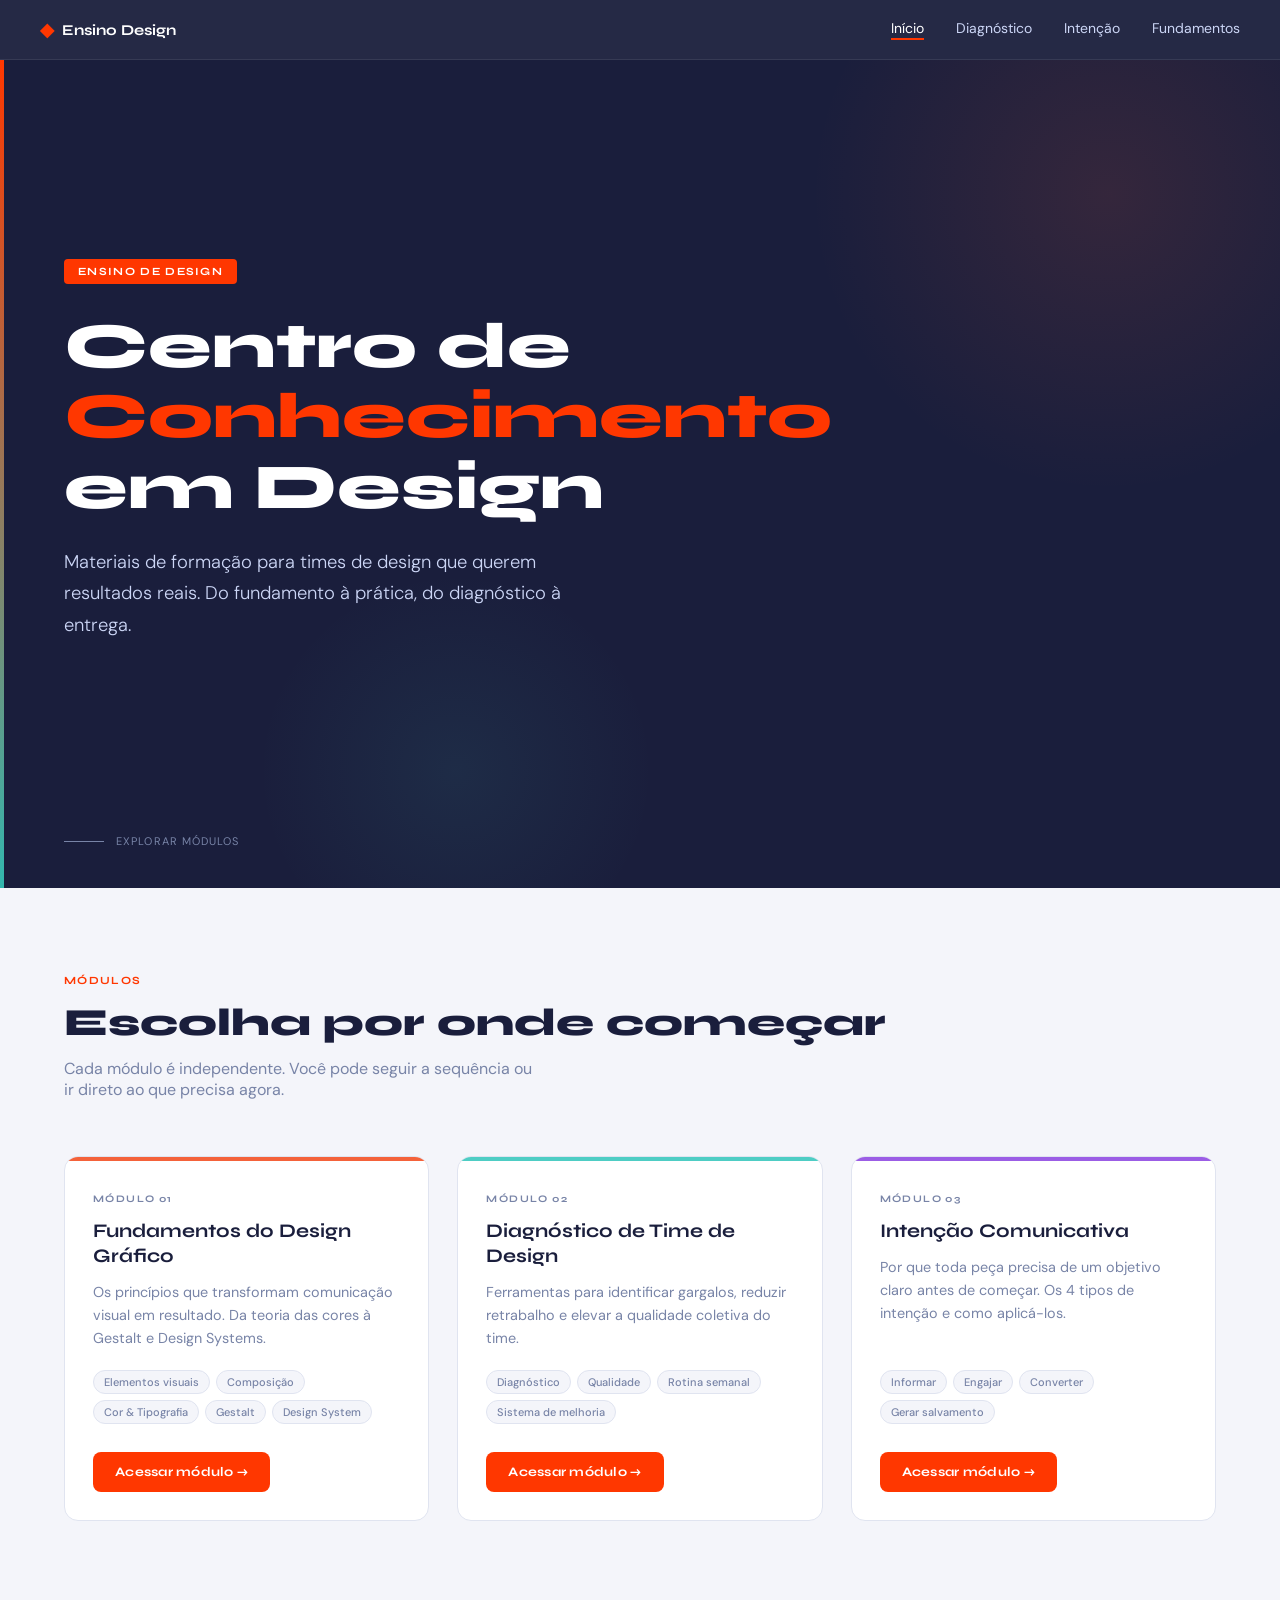
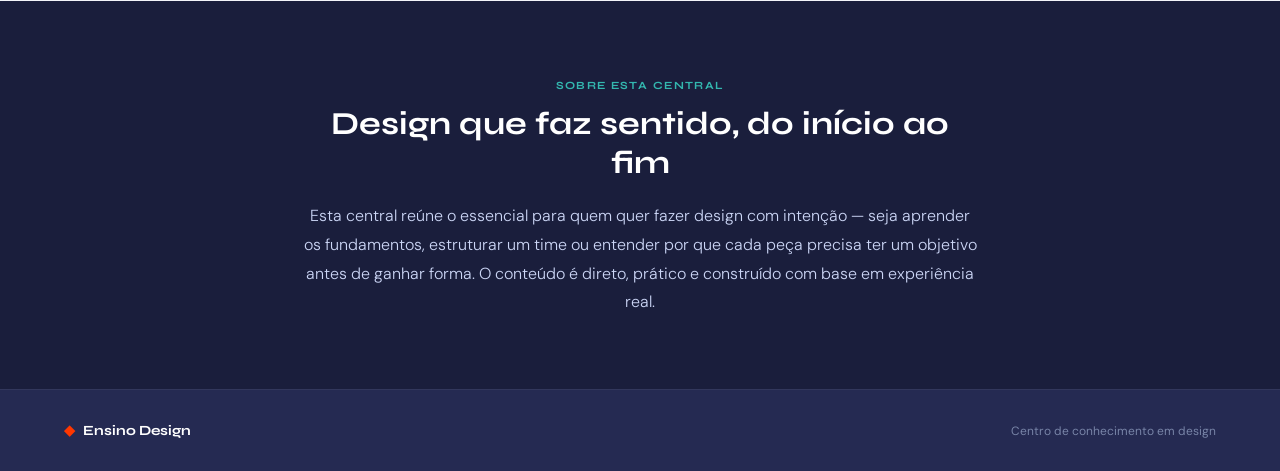
<file: index.html>
<!DOCTYPE html>
<html lang="pt-BR">
<head>
  <meta charset="UTF-8">
  <meta name="viewport" content="width=device-width, initial-scale=1.0">
  <title>Ensino Design — Centro de Conhecimento</title>
  <link rel="stylesheet" href="assets/css/shared.css">
  <style>
    /* ── HERO ── */
    .hero {
      background: var(--navy);
      min-height: 92vh;
      display: flex;
      align-items: center;
      padding: 80px 64px;
      position: relative;
      overflow: hidden;
    }
    .hero::before {
      content: '';
      position: absolute;
      top: -20%;
      right: -10%;
      width: 600px;
      height: 600px;
      background: radial-gradient(circle, rgba(244,98,58,0.12) 0%, transparent 70%);
      pointer-events: none;
    }
    .hero::after {
      content: '';
      position: absolute;
      bottom: -10%;
      left: 20%;
      width: 400px;
      height: 400px;
      background: radial-gradient(circle, rgba(78,205,196,0.08) 0%, transparent 70%);
      pointer-events: none;
    }
    .hero-accent {
      position: absolute;
      left: 0; top: 0; bottom: 0;
      width: 4px;
      background: linear-gradient(to bottom, var(--coral), var(--teal));
    }
    .hero-content {
      position: relative;
      z-index: 1;
      max-width: 700px;
    }
    .hero-tag {
      display: inline-block;
      font-family: 'Syne', sans-serif;
      font-size: 11px;
      font-weight: 700;
      letter-spacing: 0.12em;
      text-transform: uppercase;
      color: var(--white);
      background: var(--coral);
      padding: 6px 14px;
      border-radius: 4px;
      margin-bottom: 28px;
    }
    .hero h1 {
      font-family: 'Syne', sans-serif;
      font-size: clamp(2.4rem, 5vw, 4rem);
      font-weight: 800;
      color: var(--white);
      line-height: 1.1;
      margin-bottom: 24px;
    }
    .hero h1 span { color: var(--coral); }
    .hero-sub {
      font-family: 'DM Sans', sans-serif;
      font-size: clamp(1rem, 2vw, 1.15rem);
      font-weight: 300;
      color: var(--light);
      line-height: 1.7;
      max-width: 520px;
      margin-bottom: 48px;
    }
    .hero-scroll {
      position: absolute;
      bottom: 40px;
      left: 64px;
      display: flex;
      align-items: center;
      gap: 12px;
      color: var(--slate);
      font-family: 'DM Sans', sans-serif;
      font-size: 11px;
      letter-spacing: 0.1em;
      text-transform: uppercase;
    }
    .hero-scroll-line {
      width: 40px;
      height: 1px;
      background: var(--slate);
    }

    /* ── MODULES SECTION ── */
    .modules {
      padding: 80px 64px;
      background: var(--bg);
    }
    .section-tag {
      display: inline-block;
      font-family: 'Syne', sans-serif;
      font-size: 11px;
      font-weight: 700;
      letter-spacing: 0.12em;
      text-transform: uppercase;
      color: var(--coral);
      margin-bottom: 12px;
    }
    .modules h2 {
      font-family: 'Syne', sans-serif;
      font-size: clamp(1.8rem, 3vw, 2.5rem);
      font-weight: 800;
      color: var(--navy);
      margin-bottom: 12px;
    }
    .modules-intro {
      font-size: 1rem;
      color: var(--slate);
      margin-bottom: 56px;
      max-width: 480px;
    }
    .modules-grid {
      display: grid;
      grid-template-columns: repeat(3, 1fr);
      gap: 28px;
    }
    .module-card {
      background: var(--white);
      border: 1px solid var(--border);
      border-radius: 14px;
      overflow: hidden;
      display: flex;
      flex-direction: column;
      transition: transform 0.25s, box-shadow 0.25s;
    }
    .module-card:hover {
      transform: translateY(-6px);
      box-shadow: 0 20px 48px rgba(26,30,60,0.12);
    }
    .module-card-bar {
      height: 4px;
    }
    .module-card-body {
      padding: 32px 28px 28px;
      flex: 1;
      display: flex;
      flex-direction: column;
    }
    .module-num {
      font-family: 'Syne', sans-serif;
      font-size: 10px;
      font-weight: 700;
      letter-spacing: 0.14em;
      text-transform: uppercase;
      color: var(--slate);
      margin-bottom: 14px;
    }
    .module-card h3 {
      font-family: 'Syne', sans-serif;
      font-size: 1.2rem;
      font-weight: 700;
      color: var(--navy);
      line-height: 1.3;
      margin-bottom: 12px;
    }
    .module-card p {
      font-size: 0.9rem;
      color: var(--slate);
      line-height: 1.6;
      margin-bottom: 20px;
    }
    .module-chips {
      display: flex;
      flex-wrap: wrap;
      gap: 6px;
      margin-bottom: 28px;
      margin-top: auto;
    }
    .chip {
      font-family: 'DM Sans', sans-serif;
      font-size: 11px;
      font-weight: 500;
      color: var(--slate);
      background: var(--bg);
      border: 1px solid var(--border);
      border-radius: 20px;
      padding: 4px 10px;
    }
    .module-cta {
      display: inline-block;
      font-family: 'Syne', sans-serif;
      font-size: 13px;
      font-weight: 700;
      color: var(--white);
      background: var(--coral);
      padding: 12px 22px;
      border-radius: 8px;
      text-decoration: none;
      letter-spacing: 0.02em;
      transition: opacity 0.2s, transform 0.2s;
      align-self: flex-start;
    }
    .module-cta:hover {
      opacity: 0.88;
      transform: translateX(3px);
    }

    /* ── ABOUT STRIP ── */
    .about {
      background: var(--navy);
      padding: 72px 64px;
    }
    .about-inner {
      max-width: 680px;
      margin: 0 auto;
      text-align: center;
    }
    .about .section-tag { color: var(--teal); }
    .about h2 {
      font-family: 'Syne', sans-serif;
      font-size: clamp(1.5rem, 2.5vw, 2rem);
      font-weight: 700;
      color: var(--white);
      margin-bottom: 20px;
    }
    .about p {
      font-size: 1rem;
      font-weight: 300;
      color: var(--light);
      line-height: 1.8;
    }

    /* ── FOOTER ── */
    footer {
      background: var(--navy2);
      padding: 32px 64px;
      display: flex;
      align-items: center;
      justify-content: space-between;
      border-top: 1px solid rgba(255,255,255,0.06);
    }
    .footer-logo {
      font-family: 'Syne', sans-serif;
      font-weight: 700;
      font-size: 14px;
      color: var(--white);
      display: flex;
      align-items: center;
      gap: 8px;
    }
    .footer-logo-mark { color: var(--coral); }
    footer small {
      font-size: 12px;
      color: var(--slate);
    }

    /* ── FADE-IN ANIMATION ── */
    .fade-in {
      opacity: 0;
      transform: translateY(24px);
      transition: opacity 0.6s ease, transform 0.6s ease;
    }
    .fade-in.visible {
      opacity: 1;
      transform: translateY(0);
    }

    /* ── RESPONSIVE ── */
    @media (max-width: 960px) {
      .modules-grid { grid-template-columns: 1fr 1fr; }
    }
    @media (max-width: 640px) {
      .hero { padding: 64px 32px; min-height: 88vh; }
      .hero-scroll { left: 32px; }
      .modules { padding: 60px 32px; }
      .modules-grid { grid-template-columns: 1fr; }
      .about { padding: 60px 32px; }
      footer { padding: 28px 32px; flex-direction: column; gap: 12px; text-align: center; }
    }
  </style>
</head>
<body>

  <header class="site-header">
    <a href="index.html" class="site-header-logo">
      <span class="site-header-logo-mark">◆</span>
      Ensino Design
    </a>
    <nav class="site-header-nav" aria-label="Navegação principal">
      <a href="index.html" class="active">Início</a>
      <a href="modulos/diagnostico.html">Diagnóstico</a>
      <a href="modulos/intencao.html">Intenção</a>
      <a href="modulos/fundamentos.html">Fundamentos</a>
    </nav>
    <button class="nav-hamburger" id="nav-hamburger" aria-label="Menu" aria-expanded="false">≡</button>
  </header>
  <nav class="nav-mobile" id="nav-mobile" aria-label="Navegação mobile">
    <a href="index.html" class="active">Início</a>
    <a href="modulos/diagnostico.html">Diagnóstico</a>
    <a href="modulos/intencao.html">Intenção</a>
    <a href="modulos/fundamentos.html">Fundamentos</a>
  </nav>

  <!-- HERO -->
  <section class="hero">
    <div class="hero-accent"></div>
    <div class="hero-content">
      <span class="hero-tag">Ensino de Design</span>
      <h1>Centro de <span>Conhecimento</span><br>em Design</h1>
      <p class="hero-sub">Materiais de formação para times de design que querem resultados reais. Do fundamento à prática, do diagnóstico à entrega.</p>
    </div>
    <div class="hero-scroll">
      <span class="hero-scroll-line"></span>
      Explorar módulos
    </div>
  </section>

  <!-- MODULES -->
  <section class="modules">
    <span class="section-tag">Módulos</span>
    <h2>Escolha por onde começar</h2>
    <p class="modules-intro">Cada módulo é independente. Você pode seguir a sequência ou ir direto ao que precisa agora.</p>

    <div class="modules-grid">

      <div class="module-card fade-in">
        <div class="module-card-bar" style="background: #F4623A;"></div>
        <div class="module-card-body">
          <span class="module-num">Módulo 01</span>
          <h3>Fundamentos do Design Gráfico</h3>
          <p>Os princípios que transformam comunicação visual em resultado. Da teoria das cores à Gestalt e Design Systems.</p>
          <div class="module-chips">
            <span class="chip">Elementos visuais</span>
            <span class="chip">Composição</span>
            <span class="chip">Cor &amp; Tipografia</span>
            <span class="chip">Gestalt</span>
            <span class="chip">Design System</span>
          </div>
          <a href="modulos/fundamentos.html" class="module-cta">Acessar módulo →</a>
        </div>
      </div>

      <div class="module-card fade-in">
        <div class="module-card-bar" style="background: #4ECDC4;"></div>
        <div class="module-card-body">
          <span class="module-num">Módulo 02</span>
          <h3>Diagnóstico de Time de Design</h3>
          <p>Ferramentas para identificar gargalos, reduzir retrabalho e elevar a qualidade coletiva do time.</p>
          <div class="module-chips">
            <span class="chip">Diagnóstico</span>
            <span class="chip">Qualidade</span>
            <span class="chip">Rotina semanal</span>
            <span class="chip">Sistema de melhoria</span>
          </div>
          <a href="modulos/diagnostico.html" class="module-cta">Acessar módulo →</a>
        </div>
      </div>

      <div class="module-card fade-in">
        <div class="module-card-bar" style="background: #9B5DE5;"></div>
        <div class="module-card-body">
          <span class="module-num">Módulo 03</span>
          <h3>Intenção Comunicativa</h3>
          <p>Por que toda peça precisa de um objetivo claro antes de começar. Os 4 tipos de intenção e como aplicá-los.</p>
          <div class="module-chips">
            <span class="chip">Informar</span>
            <span class="chip">Engajar</span>
            <span class="chip">Converter</span>
            <span class="chip">Gerar salvamento</span>
          </div>
          <a href="modulos/intencao.html" class="module-cta">Acessar módulo →</a>
        </div>
      </div>

    </div>
  </section>

  <!-- ABOUT -->
  <section class="about">
    <div class="about-inner">
      <span class="section-tag">Sobre esta central</span>
      <h2>Design que faz sentido, do início ao fim</h2>
      <p>Esta central reúne o essencial para quem quer fazer design com intenção — seja aprender os fundamentos, estruturar um time ou entender por que cada peça precisa ter um objetivo antes de ganhar forma. O conteúdo é direto, prático e construído com base em experiência real.</p>
    </div>
  </section>

  <!-- FOOTER -->
  <footer>
    <span class="footer-logo">
      <span class="footer-logo-mark">◆</span>
      Ensino Design
    </span>
    <small>Centro de conhecimento em design</small>
  </footer>

  <script>
    const observer = new IntersectionObserver((entries) => {
      entries.forEach(entry => {
        if (entry.isIntersecting) {
          entry.target.classList.add('visible');
        }
      });
    }, { threshold: 0.15 });

    document.querySelectorAll('.fade-in').forEach((el, i) => {
      el.style.transitionDelay = (i * 0.12) + 's';
      observer.observe(el);
    });

    const hamburger = document.getElementById('nav-hamburger');
    const mobileMenu = document.getElementById('nav-mobile');
    hamburger.addEventListener('click', () => {
      const isOpen = mobileMenu.classList.toggle('open');
      hamburger.setAttribute('aria-expanded', isOpen);
      hamburger.textContent = isOpen ? '✕' : '≡';
    });
  </script>
</body>
</html>
</file>
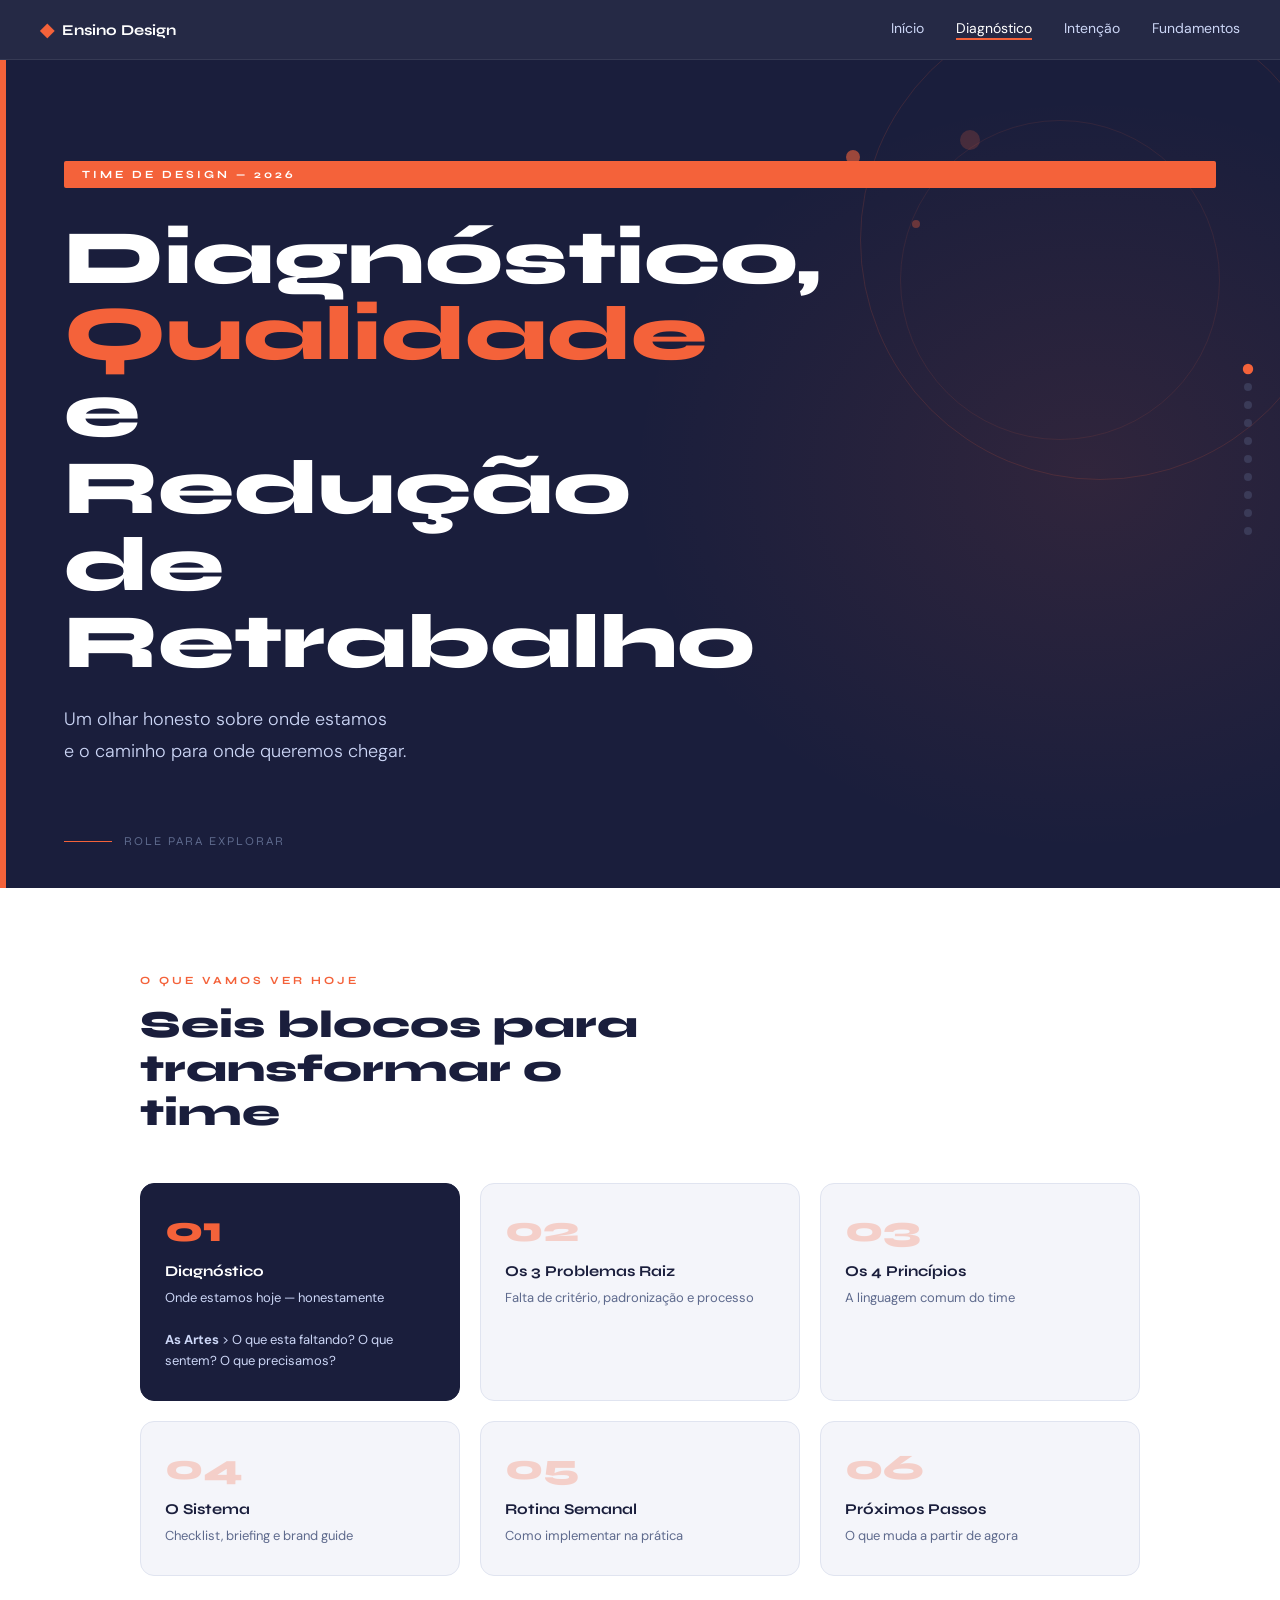
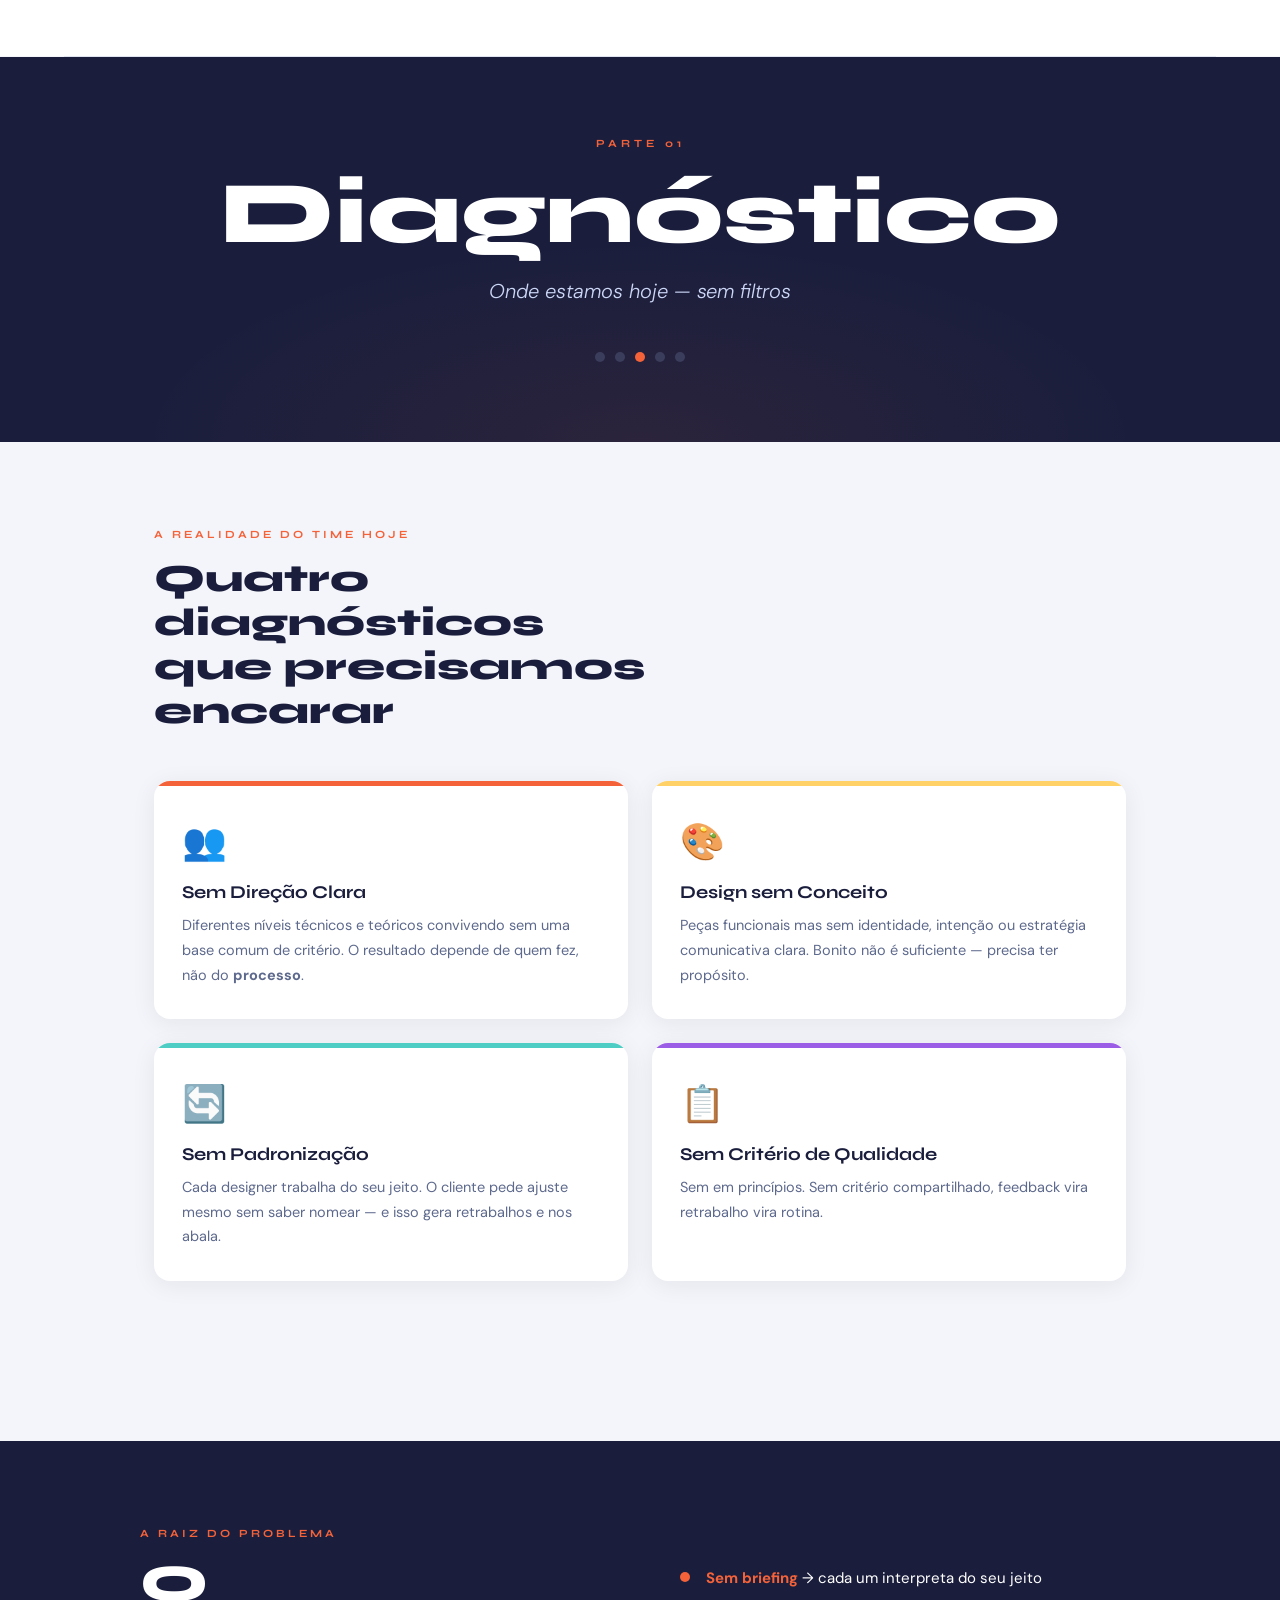
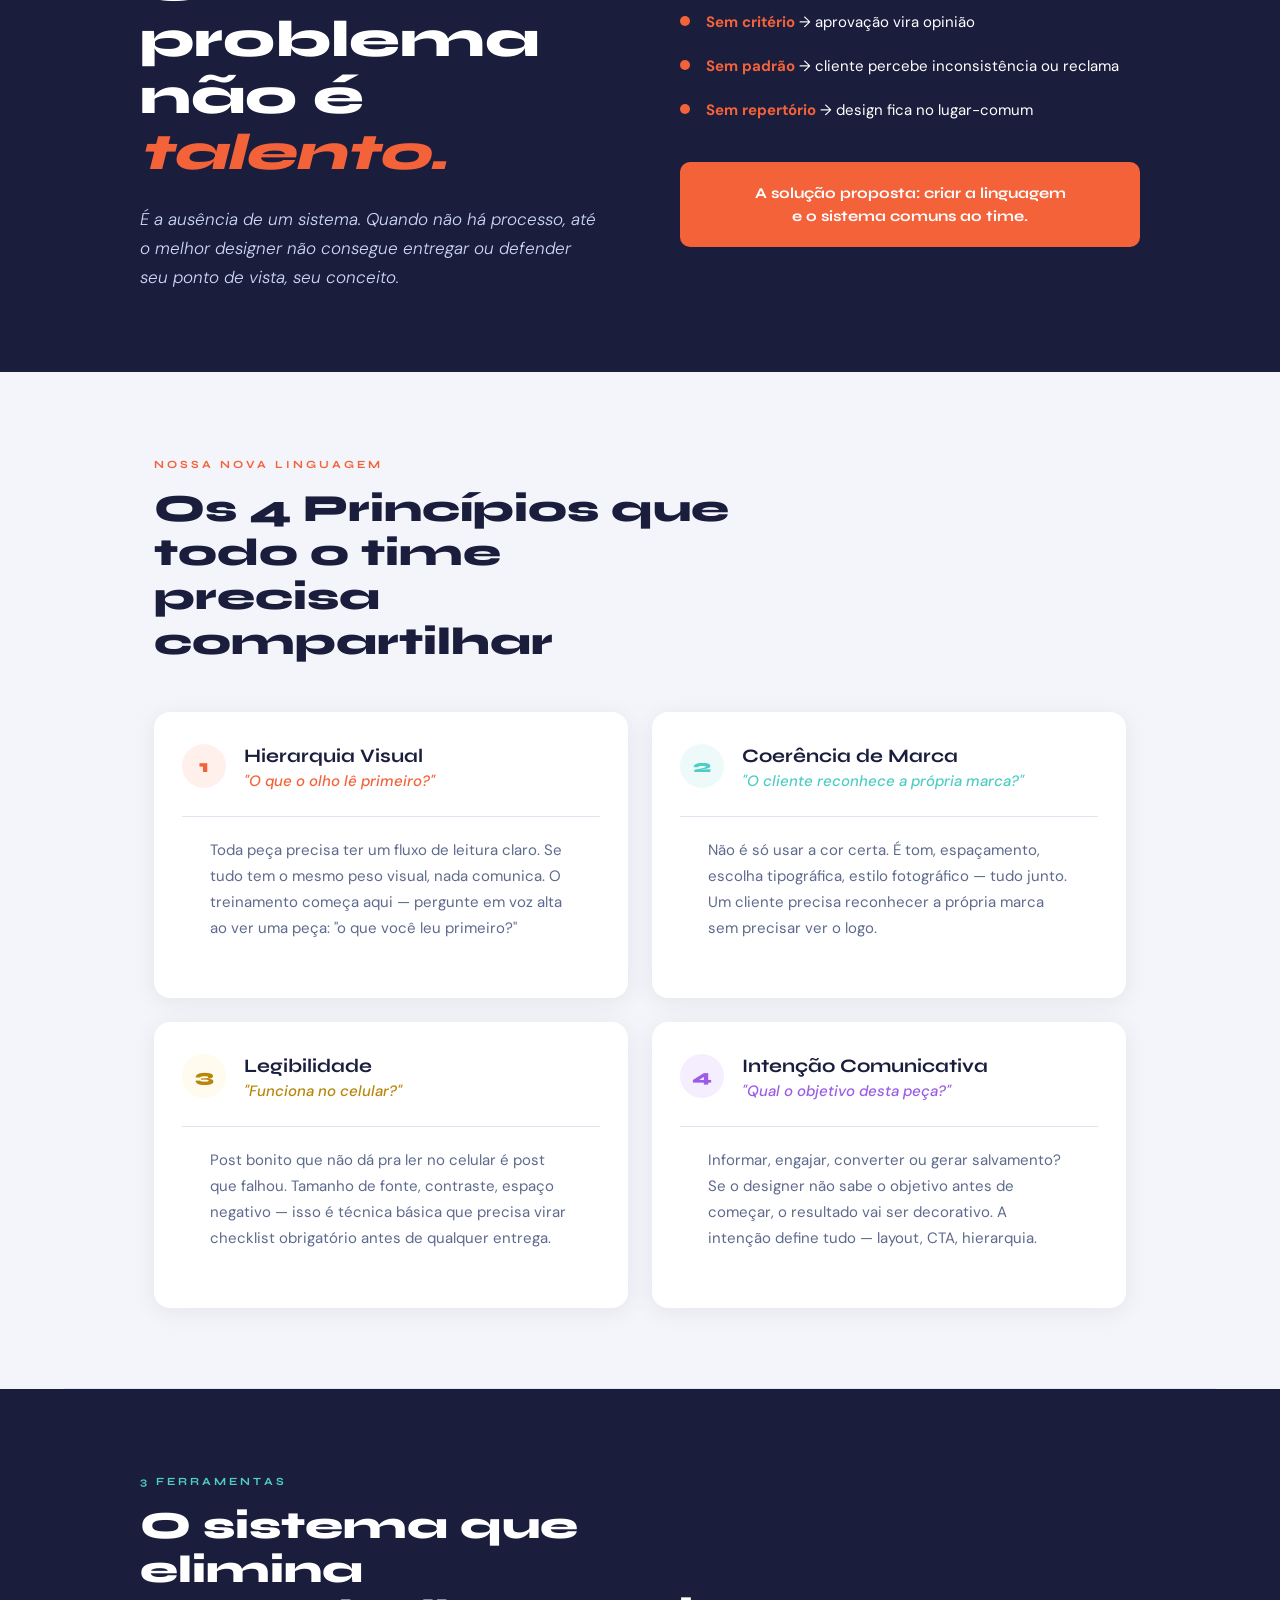
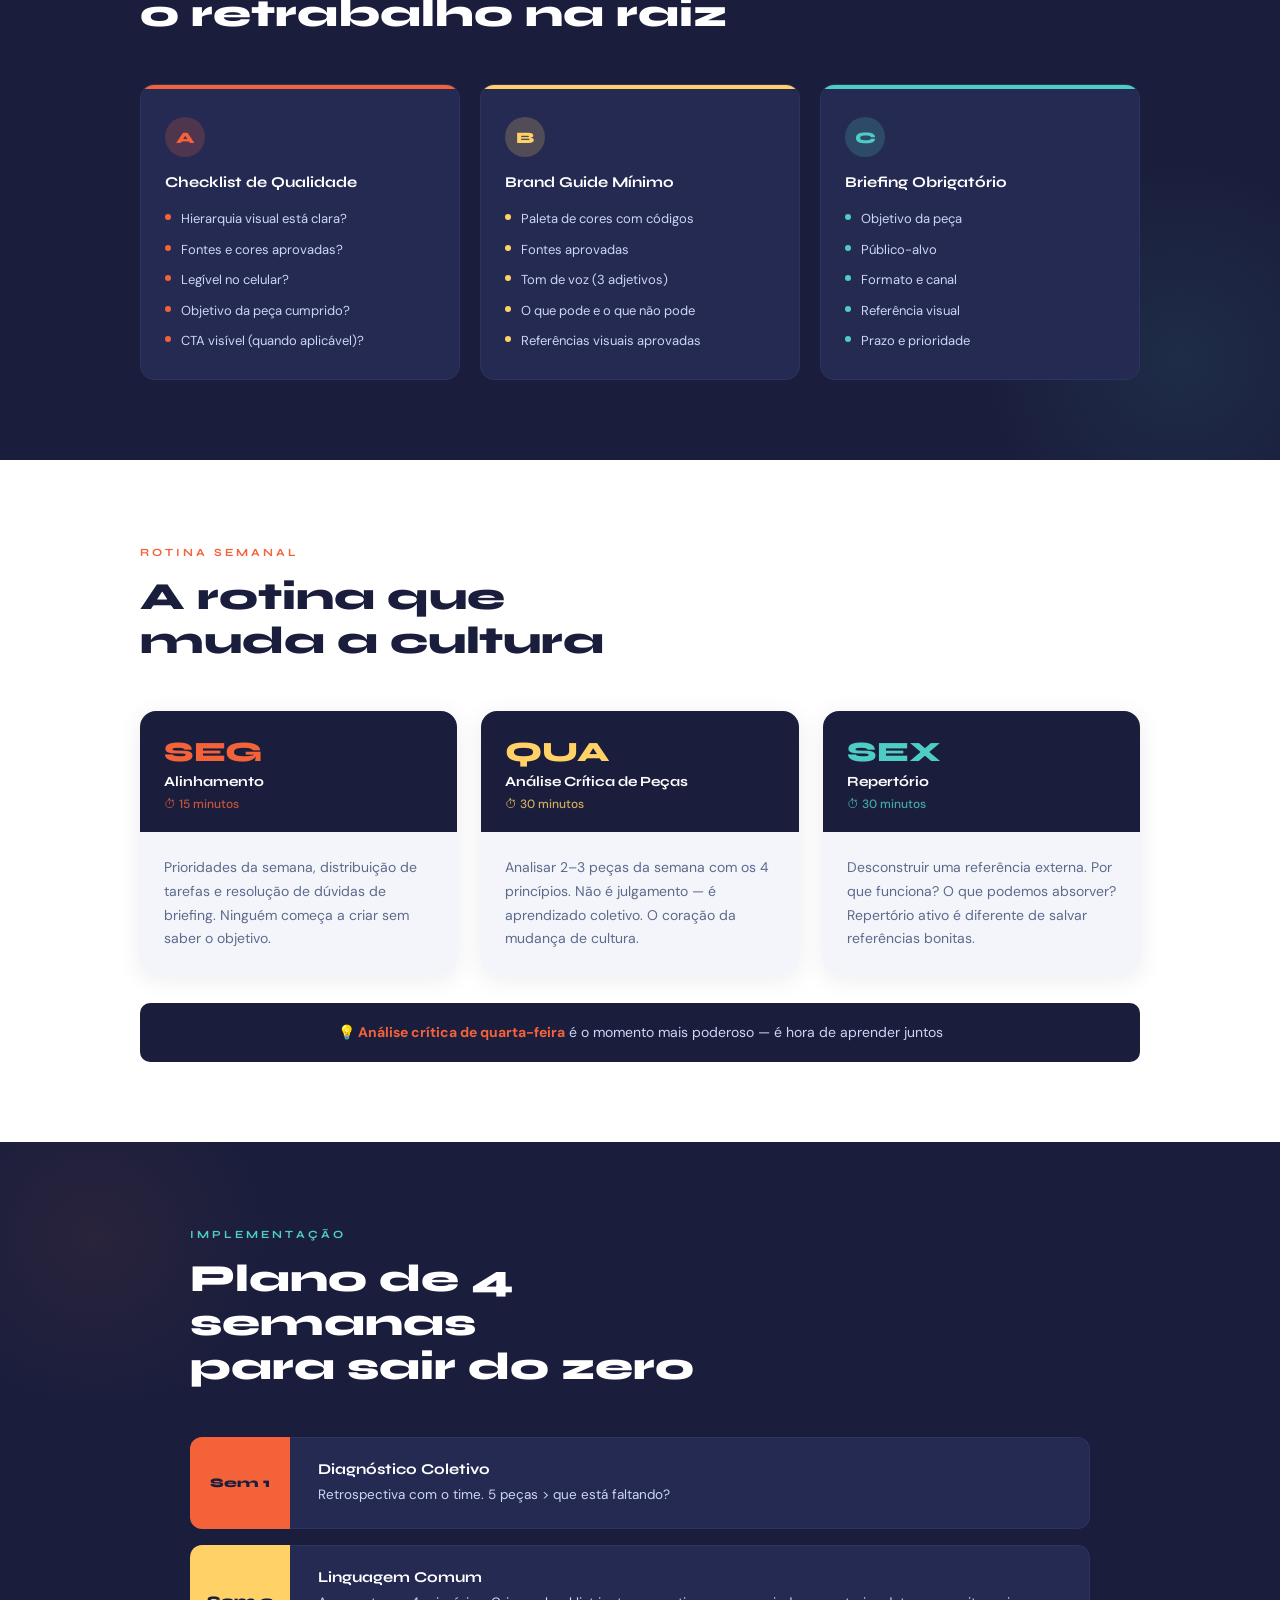
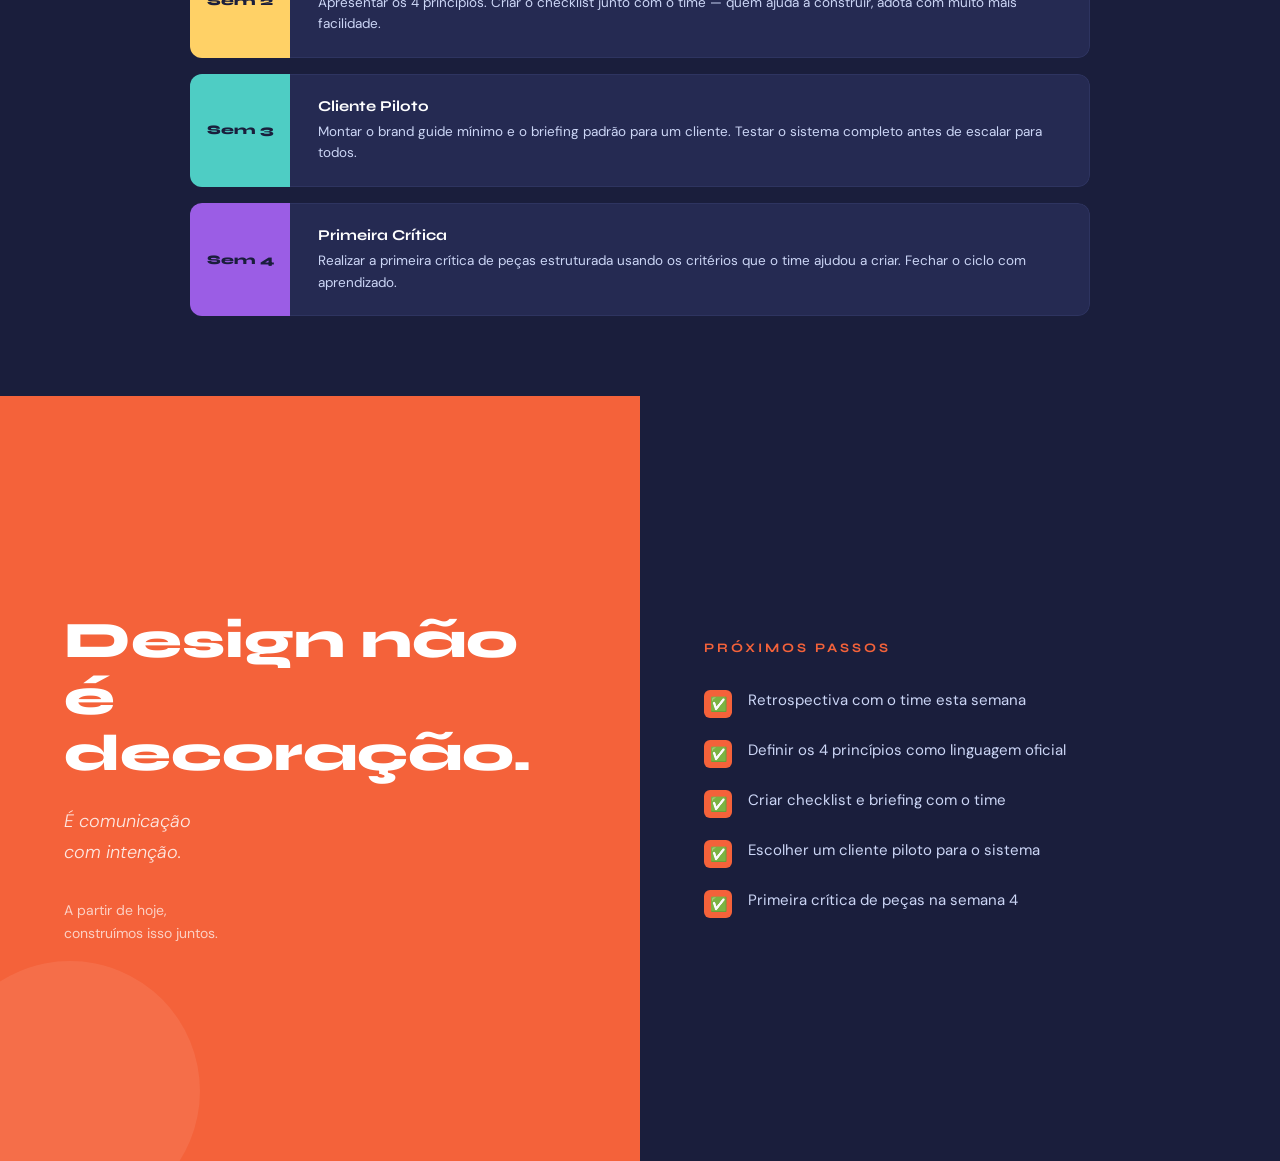
<file: diagnostico-time-design.html>
<!DOCTYPE html>
<html lang="pt-BR">

<head>
  <meta charset="UTF-8">
  <meta name="viewport" content="width=device-width, initial-scale=1.0">
  <title>Diagnóstico · Time de Design</title>
  <style>
    @import url('https://fonts.googleapis.com/css2?family=Syne:wght@400;600;700;800&family=DM+Sans:ital,wght@0,300;0,400;0,500;1,300&display=swap');

    *,
    *::before,
    *::after {
      box-sizing: border-box;
      margin: 0;
      padding: 0;
    }

    :root {
      --navy: #1A1E3C;
      --navy2: #252A52;
      --navy3: #2E3460;
      --coral: #F4623A;
      --teal: #4ECDC4;
      --yellow: #FFD166;
      --violet: #9B5DE5;
      --white: #FFFFFF;
      --light: #CCD6F6;
      --slate: #5e6a8d;
      --bg: #F4F5FA;
      --border: #E0E4F0;
    }

    html {
      scroll-behavior: smooth;
    }

    body {
      font-family: 'DM Sans', sans-serif;
      background: var(--bg);
      color: var(--navy);
      overflow-x: hidden;
    }

    /* ── UTILITIES ── */
    .section-tag {
      display: inline-block;
      font-family: 'Syne', sans-serif;
      font-size: 11px;
      font-weight: 700;
      letter-spacing: 3px;
      text-transform: uppercase;
      color: var(--coral);
      margin-bottom: 16px;
    }

    .fade-in {
      opacity: 0;
      transform: translateY(28px);
      transition: opacity 0.65s ease, transform 0.65s ease;
    }

    .fade-in.visible {
      opacity: 1;
      transform: translateY(0);
    }

    /* ══════════════════════════════
     SECTION 1 — HERO / CAPA
  ══════════════════════════════ */
    .hero {
      background: var(--navy);
      padding: 80px 64px 100px;
      position: relative;
      overflow: hidden;
      min-height: 92vh;
      display: flex;
      flex-direction: column;
      justify-content: center;
    }

    .hero::before {
      content: '';
      position: absolute;
      inset: 0;
      background: radial-gradient(ellipse 55% 70% at 85% 50%, #F4623A1A 0%, transparent 65%);
    }

    .hero-geo {
      position: absolute;
      right: -60px;
      top: -60px;
      width: 480px;
      height: 480px;
      border-radius: 50%;
      border: 1px solid rgba(244, 98, 58, 0.15);
    }

    .hero-geo2 {
      position: absolute;
      right: 60px;
      top: 60px;
      width: 320px;
      height: 320px;
      border-radius: 50%;
      border: 1px solid rgba(244, 98, 58, 0.1);
    }

    .hero-dot {
      position: absolute;
      border-radius: 50%;
      background: var(--coral);
    }

    .hero-accent {
      position: absolute;
      left: 0;
      top: 0;
      bottom: 0;
      width: 6px;
      background: var(--coral);
    }

    .hero-pill {
      display: inline-block;
      background: var(--coral);
      color: #fff;
      font-family: 'Syne', sans-serif;
      font-size: 11px;
      font-weight: 700;
      letter-spacing: 3px;
      text-transform: uppercase;
      padding: 7px 18px;
      border-radius: 2px;
      margin-bottom: 32px;
      position: relative;
    }

    .hero h1 {
      font-family: 'Syne', sans-serif;
      font-size: clamp(44px, 6vw, 80px);
      font-weight: 800;
      color: var(--white);
      line-height: 1.0;
      max-width: 700px;
      margin-bottom: 24px;
      position: relative;
    }

    .hero h1 span {
      color: var(--coral);
    }

    .hero-sub {
      color: var(--light);
      font-size: 18px;
      font-weight: 300;
      max-width: 500px;
      line-height: 1.75;
      position: relative;
    }

    .hero-scroll {
      position: absolute;
      bottom: 40px;
      left: 64px;
      display: flex;
      align-items: center;
      gap: 12px;
      color: var(--slate);
      font-size: 12px;
      font-family: 'Syne', sans-serif;
      letter-spacing: 2px;
      text-transform: uppercase;
    }

    .hero-scroll-line {
      width: 48px;
      height: 1px;
      background: var(--coral);
    }

    /* ══════════════════════════════
     SECTION 2 — AGENDA
  ══════════════════════════════ */
    .agenda-section {
      background: var(--white);
      padding: 80px 64px;
    }

    .agenda-inner {
      max-width: 1000px;
      margin: 0 auto;
    }

    .agenda-grid {
      display: grid;
      grid-template-columns: repeat(3, 1fr);
      gap: 20px;
      margin-top: 48px;
    }

    .agenda-card {
      background: var(--bg);
      border-radius: 14px;
      padding: 28px 24px;
      border: 1px solid var(--border);
      transition: transform 0.3s, box-shadow 0.3s;
      cursor: default;
    }

    .agenda-card:hover {
      transform: translateY(-5px);
      box-shadow: 0 12px 32px rgba(26, 30, 60, 0.10);
    }

    .agenda-num {
      font-family: 'Syne', sans-serif;
      font-size: 36px;
      font-weight: 800;
      color: var(--coral);
      opacity: 0.25;
      line-height: 1;
      margin-bottom: 14px;
    }

    .agenda-title {
      font-family: 'Syne', sans-serif;
      font-size: 15px;
      font-weight: 700;
      color: var(--navy);
      margin-bottom: 8px;
    }

    .agenda-desc {
      font-size: 13px;
      color: var(--slate);
      line-height: 1.6;
    }

    .agenda-card.highlight {
      background: var(--navy);
      border-color: var(--navy);
    }

    .agenda-card.highlight .agenda-num {
      color: var(--coral);
      opacity: 1;
    }

    .agenda-card.highlight .agenda-title {
      color: var(--white);
    }

    .agenda-card.highlight .agenda-desc {
      color: var(--light);
    }

    /* ══════════════════════════════
     SECTION 3 — DIAGNÓSTICO BANNER
  ══════════════════════════════ */
    .banner-section {
      background: var(--navy);
      padding: 80px 64px;
      text-align: center;
      position: relative;
      overflow: hidden;
    }

    .banner-section::before {
      content: '';
      position: absolute;
      inset: 0;
      background: radial-gradient(ellipse 60% 80% at 50% 100%, #F4623A14, transparent 65%);
    }

    .banner-part {
      font-family: 'Syne', sans-serif;
      font-size: 11px;
      font-weight: 700;
      letter-spacing: 4px;
      text-transform: uppercase;
      color: var(--coral);
      margin-bottom: 20px;
      position: relative;
    }

    .banner-section h2 {
      font-family: 'Syne', sans-serif;
      font-size: clamp(48px, 7vw, 88px);
      font-weight: 800;
      color: var(--white);
      line-height: 1;
      position: relative;
      margin-bottom: 20px;
    }

    .banner-section p {
      font-size: 20px;
      color: var(--light);
      font-weight: 300;
      font-style: italic;
      position: relative;
    }

    .banner-dots {
      display: flex;
      justify-content: center;
      gap: 10px;
      margin-top: 48px;
      position: relative;
    }

    .banner-dot {
      width: 10px;
      height: 10px;
      border-radius: 50%;
      background: var(--slate);
      opacity: 0.4;
    }

    .banner-dot.active {
      background: var(--coral);
      opacity: 1;
    }

    /* ══════════════════════════════
     SECTION 4 — REALIDADE
  ══════════════════════════════ */
    .reality-section {
      padding: 80px 64px;
      max-width: 1100px;
      margin: 0 auto;
    }

    .reality-grid {
      display: grid;
      grid-template-columns: repeat(2, 1fr);
      gap: 24px;
      margin-top: 48px;
    }

    .reality-card {
      background: var(--white);
      border-radius: 16px;
      overflow: hidden;
      box-shadow: 0 4px 24px rgba(26, 30, 60, 0.07);
      transition: transform 0.3s, box-shadow 0.3s;
      cursor: default;
    }

    .reality-card:hover {
      transform: translateY(-6px);
      box-shadow: 0 16px 40px rgba(26, 30, 60, 0.13);
    }

    .reality-bar {
      height: 5px;
    }

    .reality-card-body {
      padding: 32px 28px;
    }

    .reality-icon {
      font-size: 36px;
      margin-bottom: 16px;
      display: block;
    }

    .reality-title {
      font-family: 'Syne', sans-serif;
      font-size: 18px;
      font-weight: 700;
      color: var(--navy);
      margin-bottom: 10px;
    }

    .reality-desc {
      font-size: 14.5px;
      line-height: 1.7;
      color: var(--slate);
    }

    /* ══════════════════════════════
     SECTION 5 — O PROBLEMA
  ══════════════════════════════ */
    .problem-section {
      background: var(--navy);
      padding: 80px 64px;
      position: relative;
      overflow: hidden;
    }

    .problem-inner {
      max-width: 1000px;
      margin: 0 auto;
      display: grid;
      grid-template-columns: 1fr 1fr;
      gap: 80px;
      align-items: center;
    }

    .problem-left h2 {
      font-family: 'Syne', sans-serif;
      font-size: clamp(36px, 4vw, 54px);
      font-weight: 800;
      color: var(--white);
      line-height: 1.1;
      margin-bottom: 24px;
    }

    .problem-left h2 em {
      font-style: italic;
      color: var(--coral);
    }

    .problem-left p {
      font-size: 17px;
      color: var(--light);
      font-weight: 300;
      line-height: 1.7;
      font-style: italic;
    }

    .problem-items {
      display: flex;
      flex-direction: column;
      gap: 20px;
    }

    .problem-item {
      display: flex;
      gap: 16px;
      align-items: flex-start;
    }

    .problem-bullet {
      width: 10px;
      height: 10px;
      border-radius: 50%;
      background: var(--coral);
      flex-shrink: 0;
      margin-top: 6px;
    }

    .problem-text {
      font-size: 15px;
      color: var(--white);
      line-height: 1.6;
    }

    .problem-text strong {
      color: var(--coral);
    }

    .problem-cta {
      margin-top: 40px;
      background: var(--coral);
      border-radius: 10px;
      padding: 20px 28px;
      font-family: 'Syne', sans-serif;
      font-size: 15px;
      font-weight: 700;
      color: var(--white);
      text-align: center;
      line-height: 1.5;
    }

    /* ══════════════════════════════
     SECTION 6 — OS 4 PRINCÍPIOS
  ══════════════════════════════ */
    .principles-section {
      padding: 80px 64px;
      max-width: 1100px;
      margin: 0 auto;
    }

    .principles-grid {
      display: grid;
      grid-template-columns: repeat(2, 1fr);
      gap: 24px;
      margin-top: 48px;
    }

    .principle-card {
      background: var(--white);
      border-radius: 16px;
      overflow: hidden;
      box-shadow: 0 4px 24px rgba(26, 30, 60, 0.07);
      transition: transform 0.3s, box-shadow 0.3s;
      cursor: default;
    }

    .principle-card:hover {
      transform: translateY(-6px);
      box-shadow: 0 16px 40px rgba(26, 30, 60, 0.13);
    }

    .principle-top {
      padding: 32px 28px 24px;
      display: flex;
      align-items: flex-start;
      gap: 18px;
    }

    .principle-badge {
      width: 44px;
      height: 44px;
      border-radius: 50%;
      display: flex;
      align-items: center;
      justify-content: center;
      font-family: 'Syne', sans-serif;
      font-size: 18px;
      font-weight: 800;
      color: var(--navy);
      flex-shrink: 0;
    }

    .principle-heading {
      flex: 1;
    }

    .principle-title {
      font-family: 'Syne', sans-serif;
      font-size: 19px;
      font-weight: 700;
      color: var(--navy);
      margin-bottom: 4px;
    }

    .principle-q {
      font-size: 15px;
      font-weight: 500;
      font-style: italic;
      line-height: 1.4;
    }

    .principle-body {
      padding: 0 28px 28px;
      font-size: 15px;
      line-height: 1.75;
      color: var(--slate);
      border-top: 1px solid var(--border);
      padding-top: 20px;
      margin: 0 28px;
      margin-bottom: 28px;
    }

    /* ══════════════════════════════
     SECTION 7 — O SISTEMA
  ══════════════════════════════ */
    .system-section {
      background: var(--navy);
      padding: 80px 64px;
      position: relative;
      overflow: hidden;
    }

    .system-section::before {
      content: '';
      position: absolute;
      bottom: -100px;
      right: -100px;
      width: 400px;
      height: 400px;
      border-radius: 50%;
      background: radial-gradient(circle, #4ECDC415, transparent 70%);
    }

    .system-inner {
      max-width: 1000px;
      margin: 0 auto;
    }

    .system-grid {
      display: grid;
      grid-template-columns: repeat(3, 1fr);
      gap: 20px;
      margin-top: 48px;
    }

    .system-card {
      background: var(--navy2);
      border-radius: 14px;
      overflow: hidden;
      border: 1px solid var(--navy3);
      transition: transform 0.3s, box-shadow 0.3s;
      cursor: default;
    }

    .system-card:hover {
      transform: translateY(-5px);
      box-shadow: 0 16px 36px rgba(0, 0, 0, 0.3);
    }

    .system-card-top {
      height: 4px;
    }

    .system-card-body {
      padding: 28px 24px;
    }

    .system-letter {
      width: 40px;
      height: 40px;
      border-radius: 50%;
      display: flex;
      align-items: center;
      justify-content: center;
      font-family: 'Syne', sans-serif;
      font-size: 16px;
      font-weight: 800;
      color: var(--navy);
      margin-bottom: 16px;
    }

    .system-title {
      font-family: 'Syne', sans-serif;
      font-size: 15px;
      font-weight: 700;
      color: var(--white);
      margin-bottom: 18px;
    }

    .system-items {
      display: flex;
      flex-direction: column;
      gap: 11px;
    }

    .system-item {
      display: flex;
      align-items: flex-start;
      gap: 10px;
      font-size: 13px;
      color: var(--light);
      line-height: 1.5;
    }

    .system-item-dot {
      width: 6px;
      height: 6px;
      border-radius: 50%;
      flex-shrink: 0;
      margin-top: 5px;
    }

    /* ══════════════════════════════
     SECTION 8 — ROTINA SEMANAL
  ══════════════════════════════ */
    .routine-section {
      padding: 80px 64px;
      background: var(--white);
    }

    .routine-inner {
      max-width: 1000px;
      margin: 0 auto;
    }

    .routine-grid {
      display: grid;
      grid-template-columns: repeat(3, 1fr);
      gap: 24px;
      margin-top: 48px;
    }

    .routine-card {
      border-radius: 16px;
      overflow: hidden;
      box-shadow: 0 4px 24px rgba(26, 30, 60, 0.08);
      transition: transform 0.3s, box-shadow 0.3s;
      cursor: default;
    }

    .routine-card:hover {
      transform: translateY(-6px);
      box-shadow: 0 16px 40px rgba(26, 30, 60, 0.14);
    }

    .routine-header {
      background: var(--navy);
      padding: 24px 24px 20px;
      position: relative;
    }

    .routine-day {
      font-family: 'Syne', sans-serif;
      font-size: 28px;
      font-weight: 800;
      margin-bottom: 4px;
    }

    .routine-name {
      font-family: 'Syne', sans-serif;
      font-size: 14px;
      font-weight: 700;
      color: var(--white);
    }

    .routine-time {
      font-size: 12px;
      font-weight: 500;
      margin-top: 6px;
      opacity: 0.8;
    }

    .routine-body {
      background: var(--bg);
      padding: 24px;
      font-size: 14px;
      color: var(--slate);
      line-height: 1.7;
      min-height: 100px;
    }

    .routine-note {
      background: var(--navy);
      border-radius: 10px;
      padding: 18px 24px;
      margin-top: 28px;
      font-size: 14px;
      color: var(--light);
      line-height: 1.6;
      text-align: center;
    }

    .routine-note strong {
      color: var(--coral);
    }

    /* ══════════════════════════════
     SECTION 9 — PLANO 4 SEMANAS
  ══════════════════════════════ */
    .plan-section {
      background: var(--navy);
      padding: 80px 64px;
      position: relative;
      overflow: hidden;
    }

    .plan-section::before {
      content: '';
      position: absolute;
      top: -80px;
      left: -80px;
      width: 350px;
      height: 350px;
      border-radius: 50%;
      background: radial-gradient(circle, #F4623A12, transparent 70%);
    }

    .plan-inner {
      max-width: 900px;
      margin: 0 auto;
    }

    .plan-items {
      display: flex;
      flex-direction: column;
      gap: 16px;
      margin-top: 48px;
    }

    .plan-item {
      display: grid;
      grid-template-columns: 100px 1fr;
      gap: 0;
      border-radius: 12px;
      overflow: hidden;
      transition: transform 0.3s;
      cursor: default;
    }

    .plan-item:hover {
      transform: translateX(6px);
    }

    .plan-week {
      display: flex;
      align-items: center;
      justify-content: center;
      font-family: 'Syne', sans-serif;
      font-size: 13px;
      font-weight: 800;
      color: var(--navy);
      padding: 24px 12px;
      text-align: center;
    }

    .plan-content {
      background: var(--navy2);
      padding: 22px 28px;
      border: 1px solid var(--navy3);
      border-left: none;
      border-radius: 0 12px 12px 0;
    }

    .plan-title {
      font-family: 'Syne', sans-serif;
      font-size: 15px;
      font-weight: 700;
      color: var(--white);
      margin-bottom: 6px;
    }

    .plan-desc {
      font-size: 13.5px;
      color: var(--light);
      line-height: 1.6;
    }

    .plan-footer {
      margin-top: 32px;
      background: var(--coral);
      border-radius: 10px;
      padding: 18px 28px;
      text-align: center;
      font-family: 'Syne', sans-serif;
      font-size: 14px;
      font-weight: 700;
      color: var(--white);
    }

    /* ══════════════════════════════
     SECTION 10 — ENCERRAMENTO
  ══════════════════════════════ */
    .closing-section {
      display: grid;
      grid-template-columns: 1fr 1fr;
      min-height: 85vh;
    }

    .closing-left {
      background: var(--coral);
      padding: 80px 64px;
      display: flex;
      flex-direction: column;
      justify-content: center;
      position: relative;
      overflow: hidden;
    }

    .closing-left::before {
      content: '';
      position: absolute;
      bottom: -60px;
      left: -60px;
      width: 260px;
      height: 260px;
      border-radius: 50%;
      background: rgba(255, 255, 255, 0.08);
    }

    .closing-left h2 {
      font-family: 'Syne', sans-serif;
      font-size: clamp(36px, 4vw, 56px);
      font-weight: 800;
      color: var(--white);
      line-height: 1.1;
      position: relative;
      margin-bottom: 24px;
    }

    .closing-left p {
      font-size: 18px;
      color: rgba(255, 255, 255, 0.85);
      font-style: italic;
      font-weight: 300;
      line-height: 1.7;
      position: relative;
      margin-bottom: 32px;
    }

    .closing-left small {
      font-size: 14px;
      color: rgba(255, 255, 255, 0.7);
      position: relative;
      line-height: 1.6;
    }

    .closing-right {
      background: var(--navy);
      padding: 80px 64px;
      display: flex;
      flex-direction: column;
      justify-content: center;
    }

    .closing-right h3 {
      font-family: 'Syne', sans-serif;
      font-size: 13px;
      font-weight: 700;
      letter-spacing: 3px;
      text-transform: uppercase;
      color: var(--coral);
      margin-bottom: 32px;
    }

    .closing-steps {
      display: flex;
      flex-direction: column;
      gap: 20px;
    }

    .closing-step {
      display: flex;
      align-items: flex-start;
      gap: 16px;
    }

    .closing-check {
      width: 28px;
      height: 28px;
      border-radius: 6px;
      background: var(--coral);
      display: flex;
      align-items: center;
      justify-content: center;
      font-size: 14px;
      flex-shrink: 0;
      margin-top: 2px;
    }

    .closing-step-text {
      font-size: 15px;
      color: var(--light);
      line-height: 1.6;
    }

    /* ── NAV DOTS ── */
    .nav-dots {
      position: fixed;
      right: 28px;
      top: 50%;
      transform: translateY(-50%);
      display: flex;
      flex-direction: column;
      gap: 10px;
      z-index: 100;
    }

    .nav-dot {
      width: 8px;
      height: 8px;
      border-radius: 50%;
      background: var(--slate);
      opacity: 0.35;
      cursor: pointer;
      transition: all 0.3s;
      border: none;
      padding: 0;
    }

    .nav-dot.active,
    .nav-dot:hover {
      background: var(--coral);
      opacity: 1;
      transform: scale(1.3);
    }

    /* ── DIVIDER ── */
    .section-divider {
      height: 1px;
      background: var(--border);
      margin: 0 64px;
    }

    @media (max-width: 860px) {

      .hero,
      .agenda-section,
      .banner-section,
      .reality-section,
      .problem-section,
      .principles-section,
      .system-section,
      .routine-section,
      .plan-section {
        padding: 60px 32px;
      }

      .agenda-grid,
      .system-grid,
      .routine-grid {
        grid-template-columns: 1fr;
      }

      .reality-grid,
      .principles-grid {
        grid-template-columns: 1fr;
      }

      .problem-inner {
        grid-template-columns: 1fr;
        gap: 40px;
      }

      .closing-section {
        grid-template-columns: 1fr;
      }

      .closing-left,
      .closing-right {
        padding: 60px 32px;
      }

      .plan-item {
        grid-template-columns: 80px 1fr;
      }

      .nav-dots {
        display: none;
      }

      .section-divider {
        margin: 0 32px;
      }

      .hero-scroll {
        left: 32px;
      }
    }

  /* ── GLOBAL NAV HEADER ── */
  .site-header {
    position: fixed;
    top: 0; left: 0; right: 0;
    height: 60px;
    background: rgba(26, 30, 60, 0.95);
    backdrop-filter: blur(8px);
    -webkit-backdrop-filter: blur(8px);
    border-bottom: 1px solid rgba(255,255,255,0.08);
    display: flex;
    align-items: center;
    justify-content: space-between;
    padding: 0 40px;
    z-index: 200;
  }
  .site-header-logo {
    font-family: 'Syne', sans-serif;
    font-weight: 700;
    font-size: 15px;
    color: var(--white);
    text-decoration: none;
    display: flex;
    align-items: center;
    gap: 8px;
  }
  .site-header-logo-mark {
    color: var(--coral);
    font-size: 18px;
  }
  .site-header-nav {
    display: flex;
    align-items: center;
    gap: 32px;
  }
  .site-header-nav a {
    font-family: 'DM Sans', sans-serif;
    font-size: 14px;
    color: var(--light);
    text-decoration: none;
    position: relative;
    padding-bottom: 3px;
    transition: color 0.2s;
  }
  .site-header-nav a::after {
    content: '';
    position: absolute;
    bottom: 0; left: 0; right: 0;
    height: 2px;
    background: var(--coral);
    transform: scaleX(0);
    transition: transform 0.2s;
  }
  .site-header-nav a:hover,
  .site-header-nav a.active { color: var(--white); }
  .site-header-nav a:hover::after,
  .site-header-nav a.active::after { transform: scaleX(1); }
  .nav-hamburger {
    display: none;
    background: none;
    border: none;
    color: var(--white);
    font-size: 22px;
    cursor: pointer;
    padding: 4px 8px;
    line-height: 1;
  }
  .nav-mobile {
    display: none;
    position: fixed;
    top: 60px; left: 0; right: 0;
    background: var(--navy2, #252A52);
    flex-direction: column;
    padding: 8px 0;
    z-index: 199;
    border-bottom: 2px solid var(--coral);
  }
  .nav-mobile.open { display: flex; }
  .nav-mobile a {
    font-family: 'DM Sans', sans-serif;
    font-size: 16px;
    color: var(--light);
    text-decoration: none;
    padding: 14px 40px;
    transition: background 0.15s, color 0.15s;
  }
  .nav-mobile a:hover,
  .nav-mobile a.active {
    background: rgba(244,98,58,0.1);
    color: var(--white);
  }
  @media (max-width: 768px) {
    .site-header { padding: 0 24px; }
    .site-header-nav { display: none; }
    .nav-hamburger { display: block; }
  }
  body { padding-top: 60px; }
  </style>
</head>

<body>

  <header class="site-header">
    <a href="index.html" class="site-header-logo">
      <span class="site-header-logo-mark">◆</span>
      Ensino Design
    </a>
    <nav class="site-header-nav" aria-label="Navegação principal">
      <a href="index.html">Início</a>
      <a href="diagnostico-time-design.html" class="active">Diagnóstico</a>
      <a href="intencao-comunicativa.html">Intenção</a>
      <a href="fundamentosdodesign.html">Fundamentos</a>
    </nav>
    <button class="nav-hamburger" id="nav-hamburger" aria-label="Menu" aria-expanded="false">≡</button>
  </header>
  <nav class="nav-mobile" id="nav-mobile" aria-label="Navegação mobile">
    <a href="index.html">Início</a>
    <a href="fundamentosdodesign.html">Fundamentos</a>
    <a href="diagnostico-time-design.html" class="active">Diagnóstico</a>
    <a href="intencao-comunicativa.html">Intenção</a>
  </nav>

  <!-- NAV DOTS -->
  <nav class="nav-dots" aria-label="Navegação por seções">
    <button class="nav-dot active" data-section="0" title="Capa"></button>
    <button class="nav-dot" data-section="1" title="Agenda"></button>
    <button class="nav-dot" data-section="2" title="Diagnóstico"></button>
    <button class="nav-dot" data-section="3" title="Realidade"></button>
    <button class="nav-dot" data-section="4" title="O Problema"></button>
    <button class="nav-dot" data-section="5" title="4 Princípios"></button>
    <button class="nav-dot" data-section="6" title="O Sistema"></button>
    <button class="nav-dot" data-section="7" title="Rotina"></button>
    <button class="nav-dot" data-section="8" title="Plano"></button>
    <button class="nav-dot" data-section="9" title="Encerramento"></button>
  </nav>

  <!-- ══ 1. CAPA ══ -->
  <section class="hero" data-section="0">
    <div class="hero-accent"></div>
    <div class="hero-geo"></div>
    <div class="hero-geo2"></div>
    <div class="hero-dot" style="width:14px;height:14px;right:420px;top:90px;opacity:0.6"></div>
    <div class="hero-dot" style="width:8px;height:8px;right:360px;top:160px;opacity:0.35"></div>
    <div class="hero-dot" style="width:20px;height:20px;right:300px;top:70px;opacity:0.2"></div>

    <div class="hero-pill fade-in">Time de Design — 2026</div>
    <h1 class="fade-in" style="transition-delay:0.1s">
      Diagnóstico,<br>
      <span>Qualidade</span> e<br>
      Redução de<br>Retrabalho
    </h1>
    <p class="hero-sub fade-in" style="transition-delay:0.2s">
      Um olhar honesto sobre onde estamos<br>e o caminho para onde queremos chegar.
    </p>

    <div class="hero-scroll">
      <div class="hero-scroll-line"></div>
      Role para explorar
    </div>
  </section>

  <!-- ══ 2. AGENDA ══ -->
  <section class="agenda-section" data-section="1">
    <div class="agenda-inner fade-in">
      <div class="section-tag">O que vamos ver hoje</div>
      <h2
        style="font-family:'Syne',sans-serif;font-size:clamp(28px,3vw,40px);font-weight:800;color:var(--navy);max-width:560px;line-height:1.15">
        Seis blocos para<br>transformar o time
      </h2>
      <div class="agenda-grid">
        <div class="agenda-card highlight fade-in" style="transition-delay:0.05s">
          <div class="agenda-num">01</div>
          <div class="agenda-title">Diagnóstico</div>
          <div class="agenda-desc">Onde estamos hoje — honestamente</div> <br>
          <div class="agenda-desc"><strong>As Artes </strong> > O que esta faltando? O que sentem? O que precisamos?
          </div>
        </div>
        <div class="agenda-card fade-in" style="transition-delay:0.1s">
          <div class="agenda-num">02</div>
          <div class="agenda-title">Os 3 Problemas Raiz</div>
          <div class="agenda-desc">Falta de critério, padronização e processo</div>
        </div>
        <div class="agenda-card fade-in" style="transition-delay:0.15s">
          <div class="agenda-num">03</div>
          <div class="agenda-title">Os 4 Princípios</div>
          <div class="agenda-desc">A linguagem comum do time</div>
        </div>
        <div class="agenda-card fade-in" style="transition-delay:0.2s">
          <div class="agenda-num">04</div>
          <div class="agenda-title">O Sistema</div>
          <div class="agenda-desc">Checklist, briefing e brand guide</div>
        </div>
        <div class="agenda-card fade-in" style="transition-delay:0.25s">
          <div class="agenda-num">05</div>
          <div class="agenda-title">Rotina Semanal</div>
          <div class="agenda-desc">Como implementar na prática</div>
        </div>
        <div class="agenda-card fade-in" style="transition-delay:0.3s">
          <div class="agenda-num">06</div>
          <div class="agenda-title">Próximos Passos</div>
          <div class="agenda-desc">O que muda a partir de agora</div>
        </div>
      </div>
    </div>
  </section>

  <div class="section-divider"></div>

  <!-- ══ 3. BANNER DIAGNÓSTICO ══ -->
  <section class="banner-section" data-section="2">
    <div class="banner-part fade-in">Parte 01</div>
    <h2 class="fade-in" style="transition-delay:0.1s">Diagnóstico</h2>
    <p class="fade-in" style="transition-delay:0.2s">Onde estamos hoje — sem filtros</p>
    <div class="banner-dots fade-in" style="transition-delay:0.3s">
      <div class="banner-dot"></div>
      <div class="banner-dot"></div>
      <div class="banner-dot active"></div>
      <div class="banner-dot"></div>
      <div class="banner-dot"></div>
    </div>
  </section>

  <!-- ══ 4. REALIDADE ══ -->
  <section style="padding:0 0 80px;background:var(--bg)" data-section="3">
    <div class="reality-section" style="padding-top:80px">
      <div class="section-tag fade-in">A realidade do time hoje</div>
      <h2 class="fade-in"
        style="font-family:'Syne',sans-serif;font-size:clamp(28px,3vw,40px);font-weight:800;color:var(--navy);max-width:520px;line-height:1.15;transition-delay:0.05s">
        Quatro diagnósticos<br>que precisamos encarar
      </h2>
      <div class="reality-grid">
        <div class="reality-card fade-in" style="transition-delay:0.1s">
          <div class="reality-bar" style="background:var(--coral)"></div>
          <div class="reality-card-body">
            <span class="reality-icon">👥</span>
            <div class="reality-title">Sem Direção Clara</div>
            <div class="reality-desc">Diferentes níveis técnicos e teóricos convivendo sem uma base comum de critério. O
              resultado depende de quem fez, não do <strong>processo</strong>.</div>
          </div>
        </div>
        <div class="reality-card fade-in" style="transition-delay:0.15s">
          <div class="reality-bar" style="background:var(--yellow)"></div>
          <div class="reality-card-body">
            <span class="reality-icon">🎨</span>
            <div class="reality-title">Design sem Conceito</div>
            <div class="reality-desc">Peças funcionais mas sem identidade, intenção ou estratégia comunicativa clara.
              Bonito não é suficiente — precisa ter propósito.</div>
          </div>
        </div>
        <div class="reality-card fade-in" style="transition-delay:0.2s">
          <div class="reality-bar" style="background:var(--teal)"></div>
          <div class="reality-card-body">
            <span class="reality-icon">🔄</span>
            <div class="reality-title">Sem Padronização</div>
            <div class="reality-desc">Cada designer trabalha do seu jeito. O cliente pede ajuste mesmo sem
              saber nomear — e isso gera retrabalhos e nos abala.</div>
          </div>
        </div>
        <div class="reality-card fade-in" style="transition-delay:0.25s">
          <div class="reality-bar" style="background:var(--violet)"></div>
          <div class="reality-card-body">
            <span class="reality-icon">📋</span>
            <div class="reality-title">Sem Critério de Qualidade</div>
            <div class="reality-desc">Sem em princípios. Sem critério compartilhado,
              feedback vira retrabalho vira rotina.</div>
          </div>
        </div>
      </div>
    </div>
  </section>

  <!-- ══ 5. O PROBLEMA ══ -->
  <section class="problem-section" data-section="4">
    <div class="problem-inner">
      <div class="problem-left fade-in">
        <div class="section-tag">A raiz do problema</div>
        <h2>O problema<br>não é <em>talento.</em></h2>
        <p>É a ausência de um sistema. Quando não há processo, até o melhor designer não consegue entregar ou defender
          seu ponto de vista, seu conceito.</p>
      </div>
      <div class="fade-in" style="transition-delay:0.15s">
        <div class="problem-items">
          <div class="problem-item">
            <div class="problem-bullet"></div>
            <div class="problem-text"><strong>Sem briefing</strong> → cada um interpreta do seu jeito</div>
          </div>
          <div class="problem-item">
            <div class="problem-bullet"></div>
            <div class="problem-text"><strong>Sem critério</strong> → aprovação vira opinião</div>
          </div>
          <div class="problem-item">
            <div class="problem-bullet"></div>
            <div class="problem-text"><strong>Sem padrão</strong> → cliente percebe inconsistência ou reclama</div>
          </div>
          <div class="problem-item">
            <div class="problem-bullet"></div>
            <div class="problem-text"><strong>Sem repertório</strong> → design fica no lugar-comum</div>
          </div>
        </div>
        <div class="problem-cta">
          A solução proposta: criar a linguagem<br>e o sistema comuns ao time.
        </div>
      </div>
    </div>
  </section>

  <!-- ══ 6. OS 4 PRINCÍPIOS ══ -->
  <section class="principles-section" data-section="5">
    <div class="section-tag fade-in">Nossa nova linguagem</div>
    <h2 class="fade-in"
      style="font-family:'Syne',sans-serif;font-size:clamp(28px,3vw,40px);font-weight:800;color:var(--navy);max-width:580px;line-height:1.15;transition-delay:0.05s">
      Os 4 Princípios que<br>todo o time precisa compartilhar
    </h2>
    <div class="principles-grid">

      <div class="principle-card fade-in" style="transition-delay:0.1s">
        <div class="principle-top">
          <div class="principle-badge" style="background:#FFF0EC;color:var(--coral)">1</div>
          <div class="principle-heading">
            <div class="principle-title">Hierarquia Visual</div>
            <div class="principle-q" style="color:var(--coral)">"O que o olho lê primeiro?"</div>
          </div>
        </div>
        <div class="principle-body">
          Toda peça precisa ter um fluxo de leitura claro. Se tudo tem o mesmo peso visual, nada comunica. O treinamento
          começa aqui — pergunte em voz alta ao ver uma peça: "o que você leu primeiro?"
        </div>
      </div>

      <div class="principle-card fade-in" style="transition-delay:0.15s">
        <div class="principle-top">
          <div class="principle-badge" style="background:#EDFAF9;color:var(--teal)">2</div>
          <div class="principle-heading">
            <div class="principle-title">Coerência de Marca</div>
            <div class="principle-q" style="color:var(--teal)">"O cliente reconhece a própria marca?"</div>
          </div>
        </div>
        <div class="principle-body">
          Não é só usar a cor certa. É tom, espaçamento, escolha tipográfica, estilo fotográfico — tudo junto. Um
          cliente precisa reconhecer a própria marca sem precisar ver o logo.
        </div>
      </div>

      <div class="principle-card fade-in" style="transition-delay:0.2s">
        <div class="principle-top">
          <div class="principle-badge" style="background:#FFFBEE;color:#B8860B">3</div>
          <div class="principle-heading">
            <div class="principle-title">Legibilidade</div>
            <div class="principle-q" style="color:#B8860B">"Funciona no celular?"</div>
          </div>
        </div>
        <div class="principle-body">
          Post bonito que não dá pra ler no celular é post que falhou. Tamanho de fonte, contraste, espaço negativo —
          isso é técnica básica que precisa virar checklist obrigatório antes de qualquer entrega.
        </div>
      </div>

      <div class="principle-card fade-in" style="transition-delay:0.25s">
        <div class="principle-top">
          <div class="principle-badge" style="background:#F5EEFF;color:var(--violet)">4</div>
          <div class="principle-heading">
            <div class="principle-title">Intenção Comunicativa</div>
            <div class="principle-q" style="color:var(--violet)">"Qual o objetivo desta peça?"</div>
          </div>
        </div>
        <div class="principle-body">
          Informar, engajar, converter ou gerar salvamento? Se o designer não sabe o objetivo antes de começar, o
          resultado vai ser decorativo. A intenção define tudo — layout, CTA, hierarquia.
        </div>
      </div>

    </div>
  </section>

  <div class="section-divider"></div>

  <!-- ══ 7. O SISTEMA ══ -->
  <section class="system-section" data-section="6">
    <div class="system-inner">
      <div class="section-tag fade-in" style="color:var(--teal)">3 Ferramentas</div>
      <h2 class="fade-in"
        style="font-family:'Syne',sans-serif;font-size:clamp(28px,3vw,40px);font-weight:800;color:var(--white);max-width:620px;line-height:1.15;transition-delay:0.05s">
        O sistema que elimina<br>o retrabalho na raiz
      </h2>
      <div class="system-grid">

        <div class="system-card fade-in" style="transition-delay:0.1s">
          <div class="system-card-top" style="background:var(--coral)"></div>
          <div class="system-card-body">
            <div class="system-letter" style="background:#F4623A33;color:var(--coral)">A</div>
            <div class="system-title">Checklist de Qualidade</div>
            <div class="system-items">
              <div class="system-item">
                <div class="system-item-dot" style="background:var(--coral)"></div>Hierarquia visual está clara?
              </div>
              <div class="system-item">
                <div class="system-item-dot" style="background:var(--coral)"></div>Fontes e cores aprovadas?
              </div>
              <div class="system-item">
                <div class="system-item-dot" style="background:var(--coral)"></div>Legível no celular?
              </div>
              <div class="system-item">
                <div class="system-item-dot" style="background:var(--coral)"></div>Objetivo da peça cumprido?
              </div>
              <div class="system-item">
                <div class="system-item-dot" style="background:var(--coral)"></div>CTA visível (quando aplicável)?
              </div>
            </div>
          </div>
        </div>

        <div class="system-card fade-in" style="transition-delay:0.15s">
          <div class="system-card-top" style="background:var(--yellow)"></div>
          <div class="system-card-body">
            <div class="system-letter" style="background:#FFD16633;color:var(--yellow)">B</div>
            <div class="system-title">Brand Guide Mínimo</div>
            <div class="system-items">
              <div class="system-item">
                <div class="system-item-dot" style="background:var(--yellow)"></div>Paleta de cores com códigos
              </div>
              <div class="system-item">
                <div class="system-item-dot" style="background:var(--yellow)"></div>Fontes aprovadas
              </div>
              <div class="system-item">
                <div class="system-item-dot" style="background:var(--yellow)"></div>Tom de voz (3 adjetivos)
              </div>
              <div class="system-item">
                <div class="system-item-dot" style="background:var(--yellow)"></div>O que pode e o que não pode
              </div>
              <div class="system-item">
                <div class="system-item-dot" style="background:var(--yellow)"></div>Referências visuais aprovadas
              </div>
            </div>
          </div>
        </div>

        <div class="system-card fade-in" style="transition-delay:0.2s">
          <div class="system-card-top" style="background:var(--teal)"></div>
          <div class="system-card-body">
            <div class="system-letter" style="background:#4ECDC433;color:var(--teal)">C</div>
            <div class="system-title">Briefing Obrigatório</div>
            <div class="system-items">
              <div class="system-item">
                <div class="system-item-dot" style="background:var(--teal)"></div>Objetivo da peça
              </div>
              <div class="system-item">
                <div class="system-item-dot" style="background:var(--teal)"></div>Público-alvo
              </div>
              <div class="system-item">
                <div class="system-item-dot" style="background:var(--teal)"></div>Formato e canal
              </div>
              <div class="system-item">
                <div class="system-item-dot" style="background:var(--teal)"></div>Referência visual
              </div>
              <div class="system-item">
                <div class="system-item-dot" style="background:var(--teal)"></div>Prazo e prioridade
              </div>
            </div>
          </div>
        </div>

      </div>
    </div>
  </section>

  <!-- ══ 8. ROTINA SEMANAL ══ -->
  <section class="routine-section" data-section="7">
    <div class="routine-inner">
      <div class="section-tag fade-in">Rotina semanal</div>
      <h2 class="fade-in"
        style="font-family:'Syne',sans-serif;font-size:clamp(28px,3vw,40px);font-weight:800;color:var(--navy);max-width:580px;line-height:1.15;transition-delay:0.05s">
        A rotina que<br>muda a cultura
      </h2>
      <div class="routine-grid">

        <div class="routine-card fade-in" style="transition-delay:0.1s">
          <div class="routine-header">
            <div class="routine-day" style="color:var(--coral)">SEG</div>
            <div class="routine-name">Alinhamento</div>
            <div class="routine-time" style="color:var(--coral)">⏱ 15 minutos</div>
          </div>
          <div class="routine-body">
            Prioridades da semana, distribuição de tarefas e resolução de dúvidas de briefing. Ninguém começa a criar
            sem saber o objetivo.
          </div>
        </div>

        <div class="routine-card fade-in" style="transition-delay:0.15s">
          <div class="routine-header">
            <div class="routine-day" style="color:var(--yellow)">QUA</div>
            <div class="routine-name">Análise Crítica de Peças</div>
            <div class="routine-time" style="color:var(--yellow)">⏱ 30 minutos</div>
          </div>
          <div class="routine-body">
            Analisar 2–3 peças da semana com os 4 princípios. Não é julgamento — é aprendizado coletivo. O coração da
            mudança de cultura.
          </div>
        </div>

        <div class="routine-card fade-in" style="transition-delay:0.2s">
          <div class="routine-header">
            <div class="routine-day" style="color:var(--teal)">SEX</div>
            <div class="routine-name">Repertório</div>
            <div class="routine-time" style="color:var(--teal)">⏱ 30 minutos</div>
          </div>
          <div class="routine-body">
            Desconstruir uma referência externa. Por que funciona? O que podemos absorver? Repertório ativo é diferente
            de salvar referências bonitas.
          </div>
        </div>

      </div>
      <div class="routine-note fade-in" style="transition-delay:0.25s">
        <strong>💡 Análise crítica de quarta-feira</strong> é o momento mais poderoso — é hora de aprender juntos
      </div>
    </div>
  </section>

  <!-- ══ 9. PLANO 4 SEMANAS ══ -->
  <section class="plan-section" data-section="8">
    <div class="plan-inner">
      <div class="section-tag fade-in" style="color:var(--teal)">Implementação</div>
      <h2 class="fade-in"
        style="font-family:'Syne',sans-serif;font-size:clamp(28px,3vw,40px);font-weight:800;color:var(--white);max-width:580px;line-height:1.15;transition-delay:0.05s">
        Plano de 4 semanas<br>para sair do zero
      </h2>
      <div class="plan-items">
        <div class="plan-item fade-in" style="transition-delay:0.1s">
          <div class="plan-week" style="background:var(--coral)">Sem 1</div>
          <div class="plan-content">
            <div class="plan-title">Diagnóstico Coletivo</div>
            <div class="plan-desc">Retrospectiva com o time. 5 peças > que está faltando? </div>
          </div>

        </div>
        <div class="plan-item fade-in" style="transition-delay:0.15s">
          <div class="plan-week" style="background:var(--yellow);color:var(--navy)">Sem 2</div>
          <div class="plan-content">
            <div class="plan-title">Linguagem Comum</div>
            <div class="plan-desc">Apresentar os 4 princípios. Criar o checklist junto com o time — quem ajuda a
              construir, adota com muito mais facilidade.</div>
          </div>
        </div>
        <div class="plan-item fade-in" style="transition-delay:0.2s">
          <div class="plan-week" style="background:var(--teal);color:var(--navy)">Sem 3</div>
          <div class="plan-content">
            <div class="plan-title">Cliente Piloto</div>
            <div class="plan-desc">Montar o brand guide mínimo e o briefing padrão para um cliente. Testar o sistema
              completo antes de escalar para todos.</div>
          </div>
        </div>
        <div class="plan-item fade-in" style="transition-delay:0.25s">
          <div class="plan-week" style="background:var(--violet)">Sem 4</div>
          <div class="plan-content">
            <div class="plan-title">Primeira Crítica</div>
            <div class="plan-desc">Realizar a primeira crítica de peças estruturada usando os critérios que o time
              ajudou a criar. Fechar o ciclo com aprendizado.</div>
          </div>
        </div>
      </div>
      <!-- <div class="plan-footer fade-in" style="transition-delay:0.3s">
        Não implemente tudo de uma vez. Uma mudança por semana gera resultado duradouro.
      </div> -->
    </div>
  </section>

  <!-- ══ 10. ENCERRAMENTO ══ -->
  <section class="closing-section" data-section="9">
    <div class="closing-left fade-in">
      <h2>Design não é<br>decoração.</h2>
      <p>É comunicação<br>com intenção.</p>
      <small>A partir de hoje,<br>construímos isso juntos.</small>
    </div>
    <div class="closing-right fade-in" style="transition-delay:0.15s">
      <h3>Próximos Passos</h3>
      <div class="closing-steps">
        <div class="closing-step">
          <div class="closing-check">✅</div>
          <div class="closing-step-text">Retrospectiva com o time esta semana</div>
        </div>
        <div class="closing-step">
          <div class="closing-check">✅</div>
          <div class="closing-step-text">Definir os 4 princípios como linguagem oficial</div>
        </div>
        <div class="closing-step">
          <div class="closing-check">✅</div>
          <div class="closing-step-text">Criar checklist e briefing com o time</div>
        </div>
        <div class="closing-step">
          <div class="closing-check">✅</div>
          <div class="closing-step-text">Escolher um cliente piloto para o sistema</div>
        </div>
        <div class="closing-step">
          <div class="closing-check">✅</div>
          <div class="closing-step-text">Primeira crítica de peças na semana 4</div>
        </div>
      </div>
    </div>
  </section>

  <script>
    // Fade-in on scroll
    const observer = new IntersectionObserver((entries) => {
      entries.forEach(entry => {
        if (entry.isIntersecting) {
          entry.target.classList.add('visible');
          observer.unobserve(entry.target);
        }
      });
    }, { threshold: 0.1 });

    document.querySelectorAll('.fade-in').forEach(el => observer.observe(el));

    // Nav dots — active on scroll
    const sections = document.querySelectorAll('[data-section]');
    const dots = document.querySelectorAll('.nav-dot');

    const sectionObserver = new IntersectionObserver((entries) => {
      entries.forEach(entry => {
        if (entry.isIntersecting) {
          const idx = entry.target.dataset.section;
          dots.forEach(d => d.classList.remove('active'));
          const dot = document.querySelector(`.nav-dot[data-section="${idx}"]`);
          if (dot) dot.classList.add('active');
        }
      });
    }, { threshold: 0.4 });

    sections.forEach(s => sectionObserver.observe(s));

    // Click on dot scrolls to section
    dots.forEach(dot => {
      dot.addEventListener('click', () => {
        const idx = dot.dataset.section;
        const target = document.querySelector(`[data-section="${idx}"]`);
        if (target) target.scrollIntoView({ behavior: 'smooth' });
      });
    });

    const hamburger = document.getElementById('nav-hamburger');
    const mobileMenu = document.getElementById('nav-mobile');
    hamburger.addEventListener('click', () => {
      const isOpen = mobileMenu.classList.toggle('open');
      hamburger.setAttribute('aria-expanded', isOpen);
      hamburger.textContent = isOpen ? '✕' : '≡';
    });
  </script>
</body>

</html>
</file>
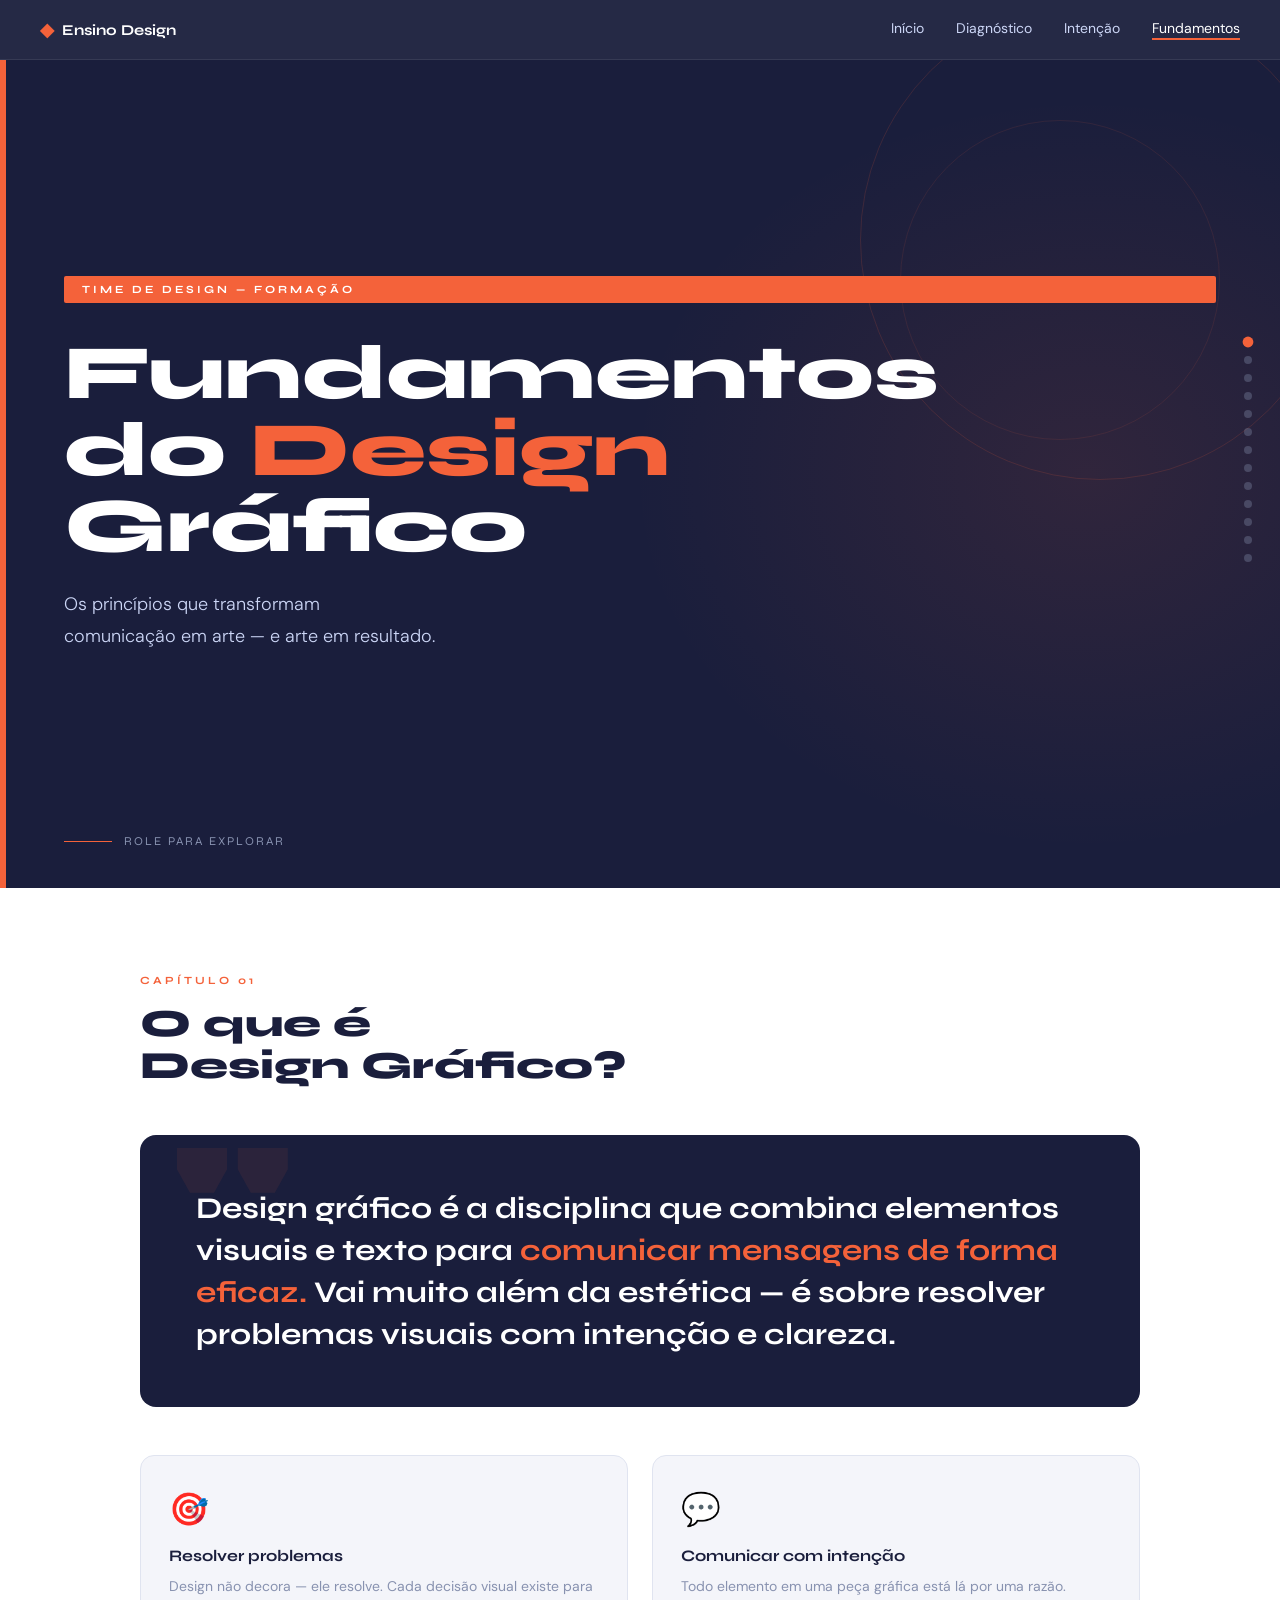
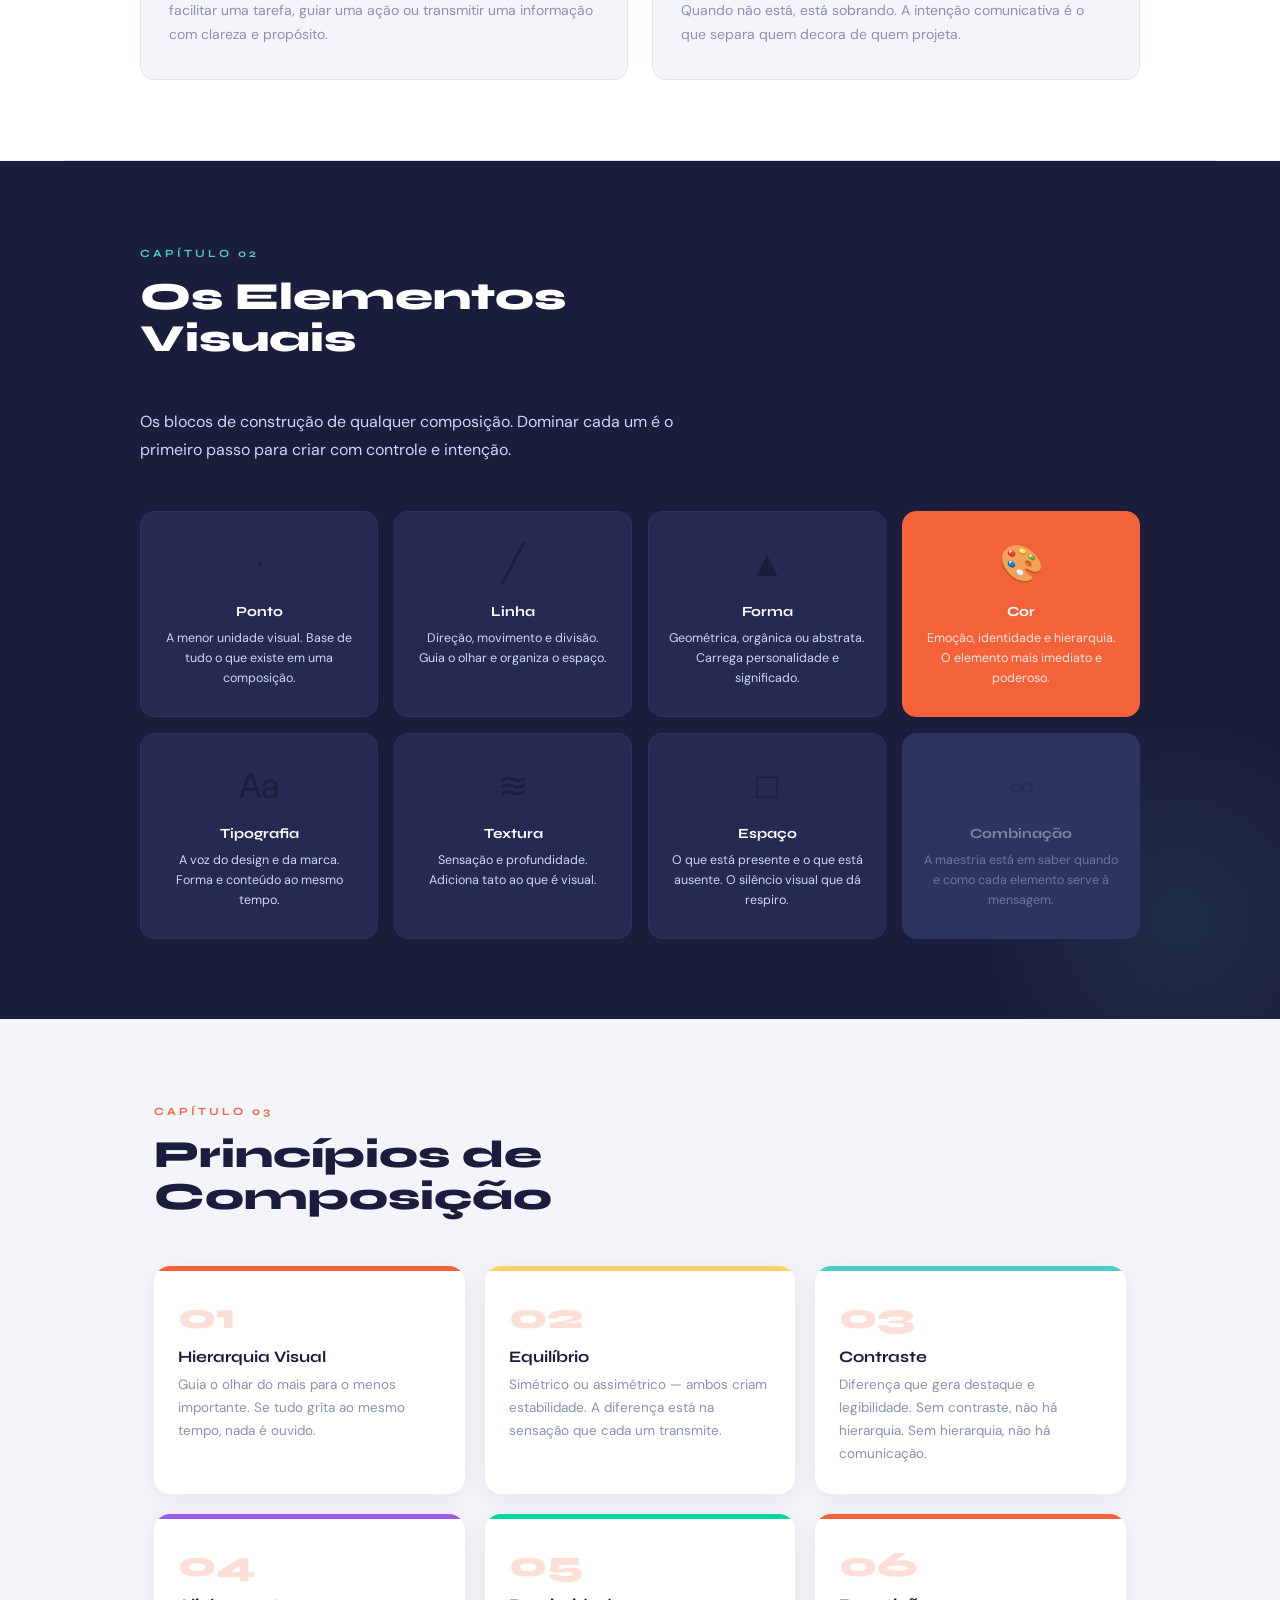
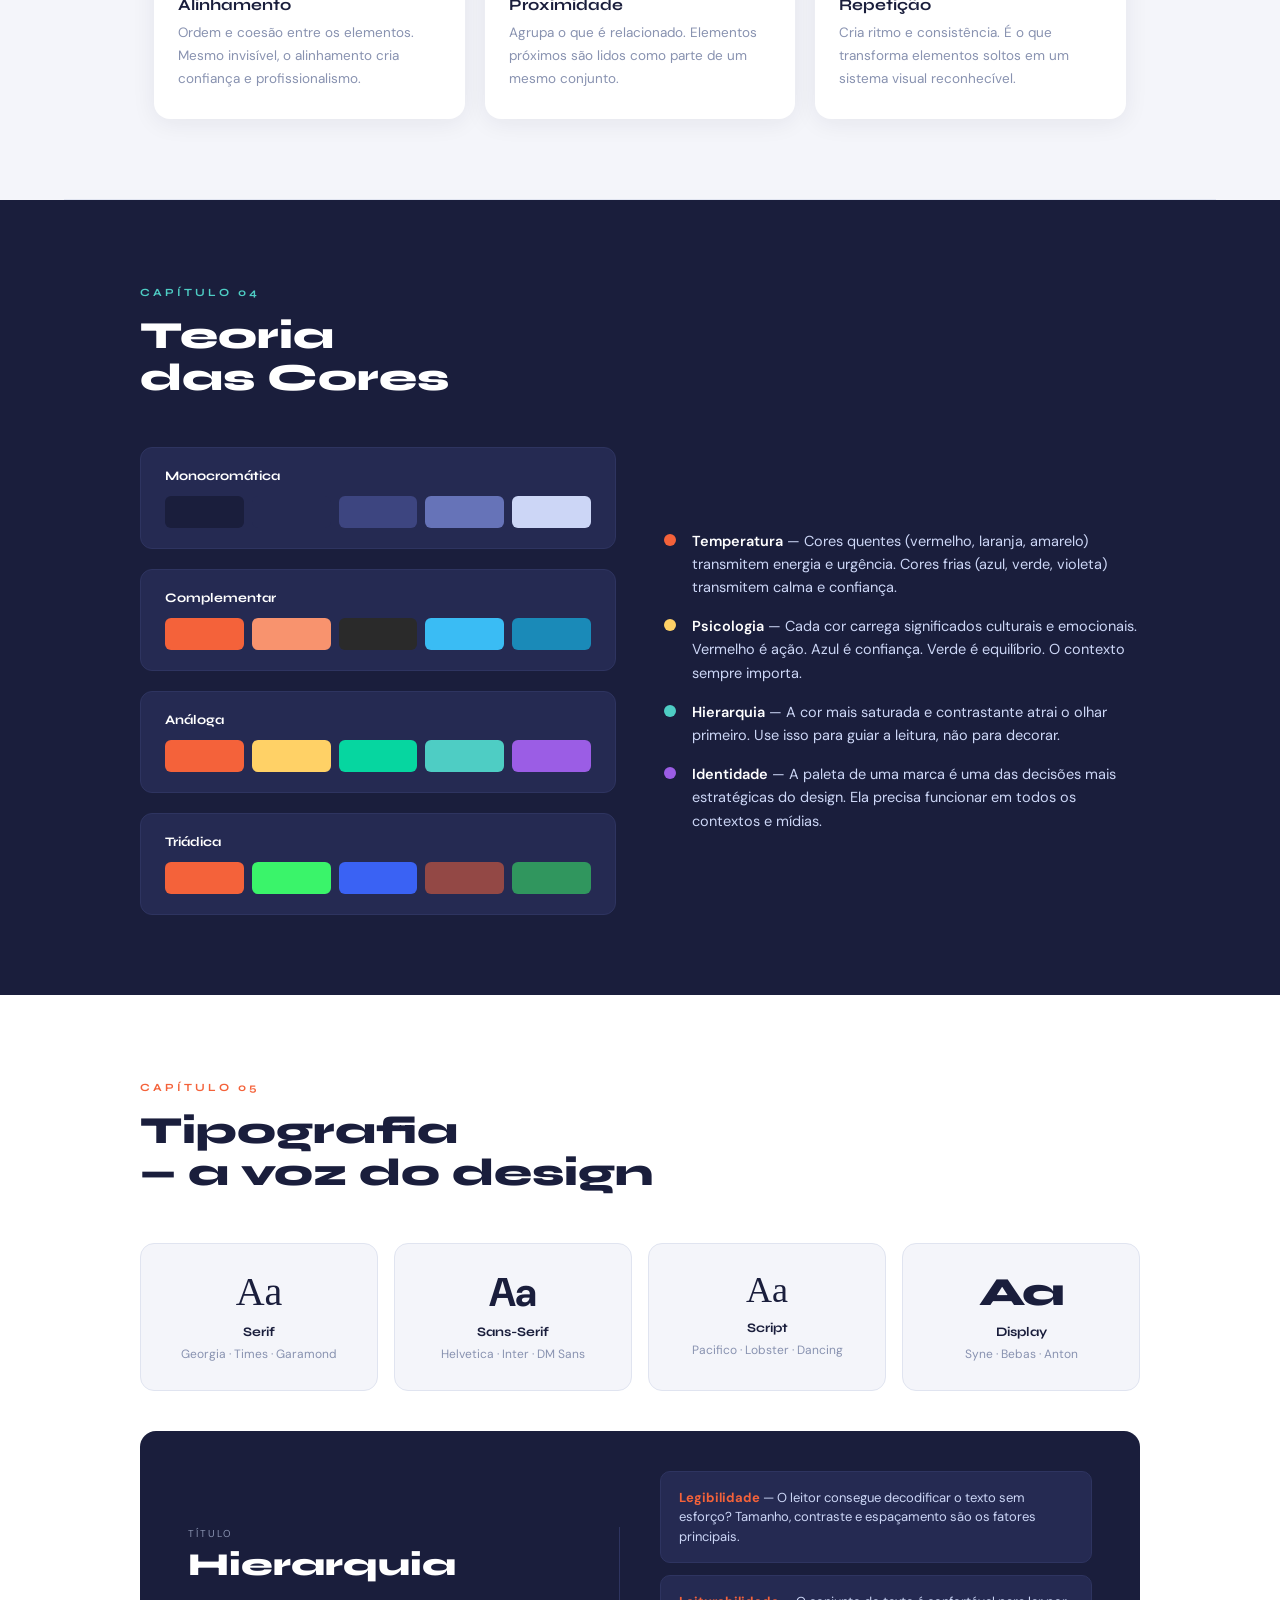
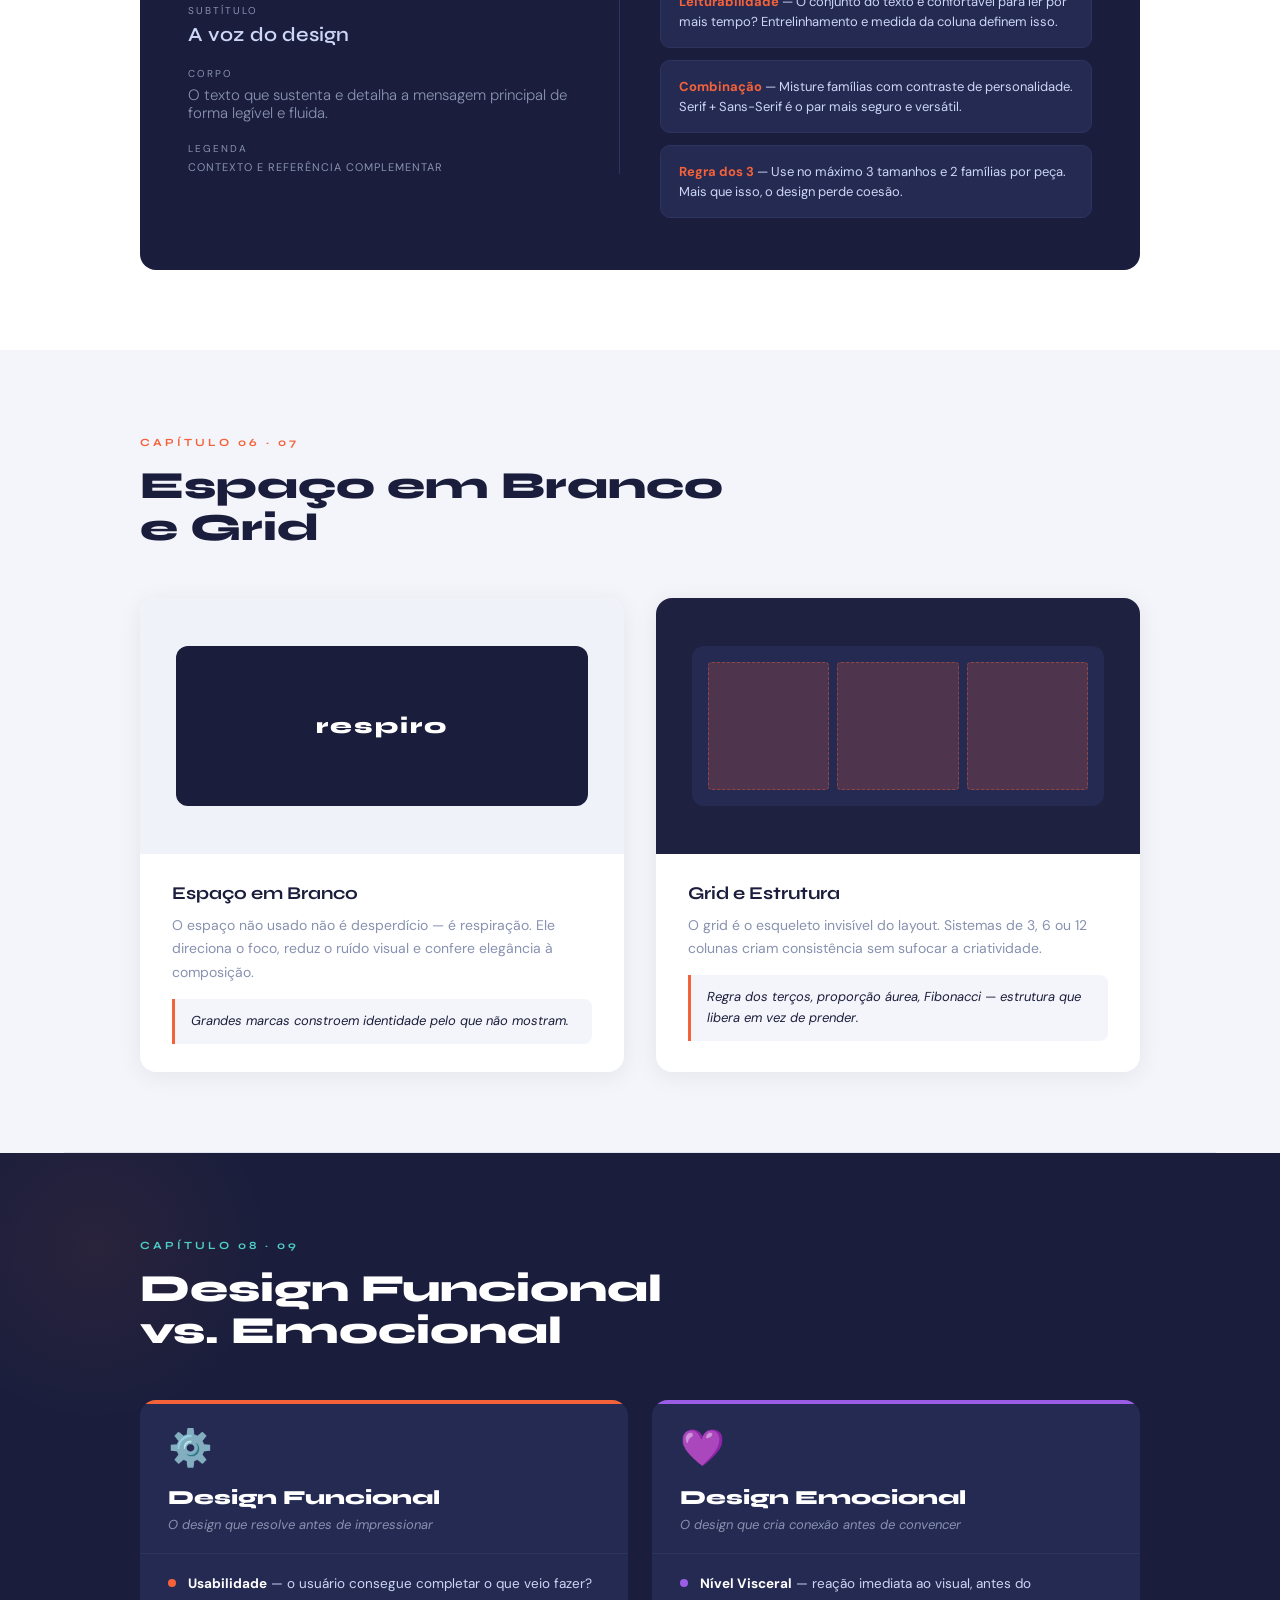
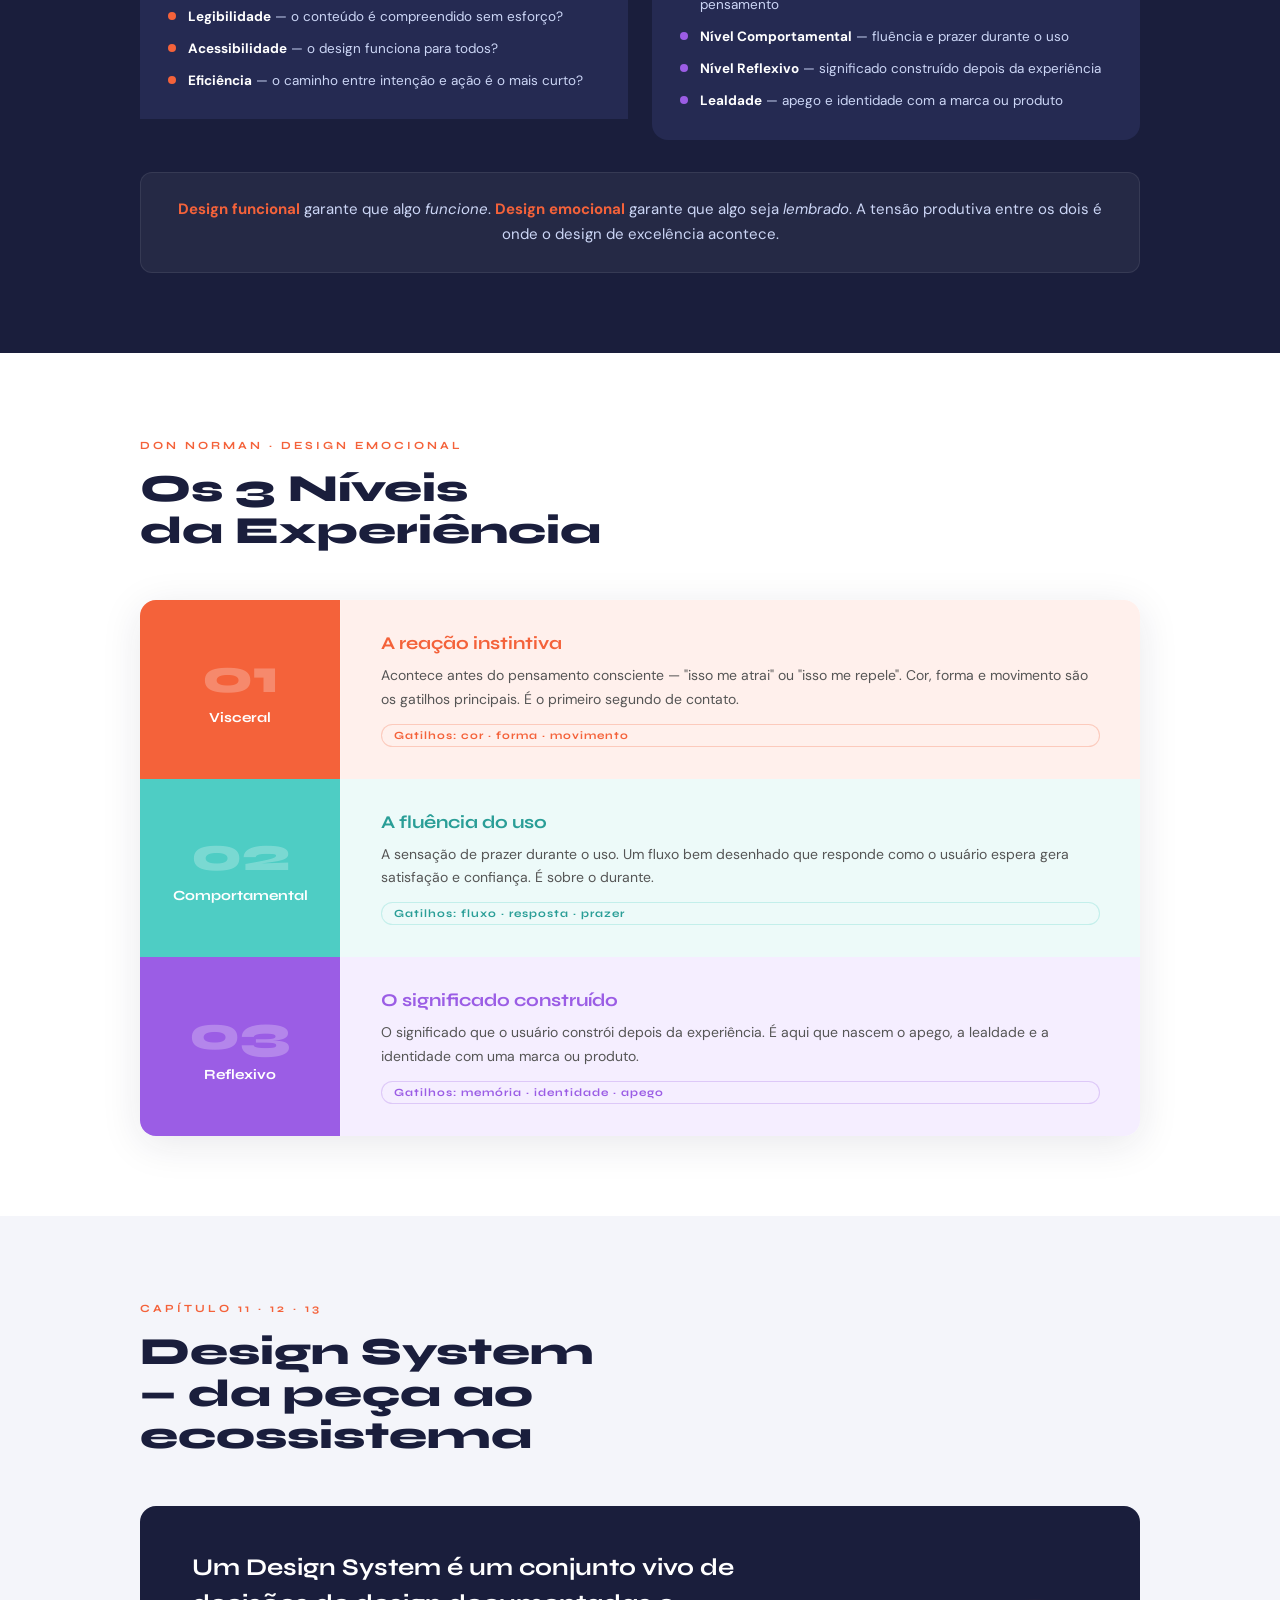
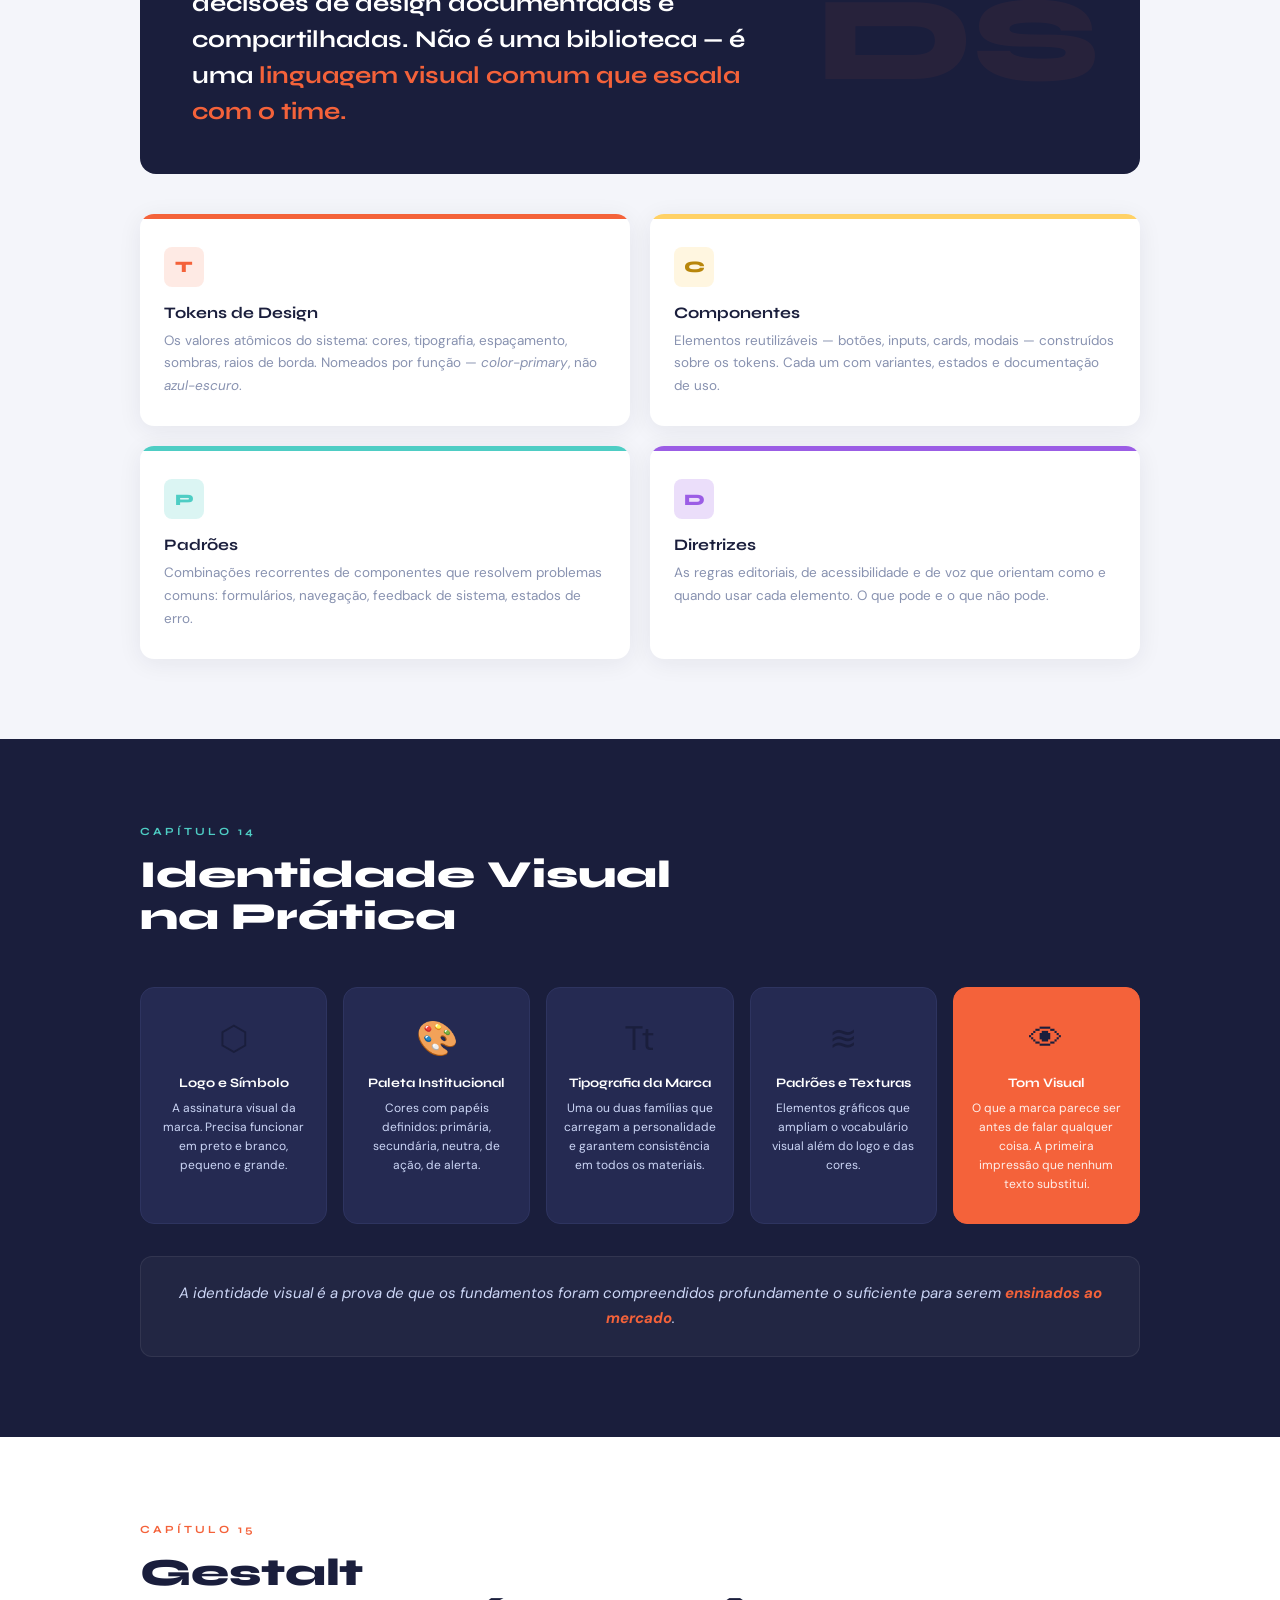
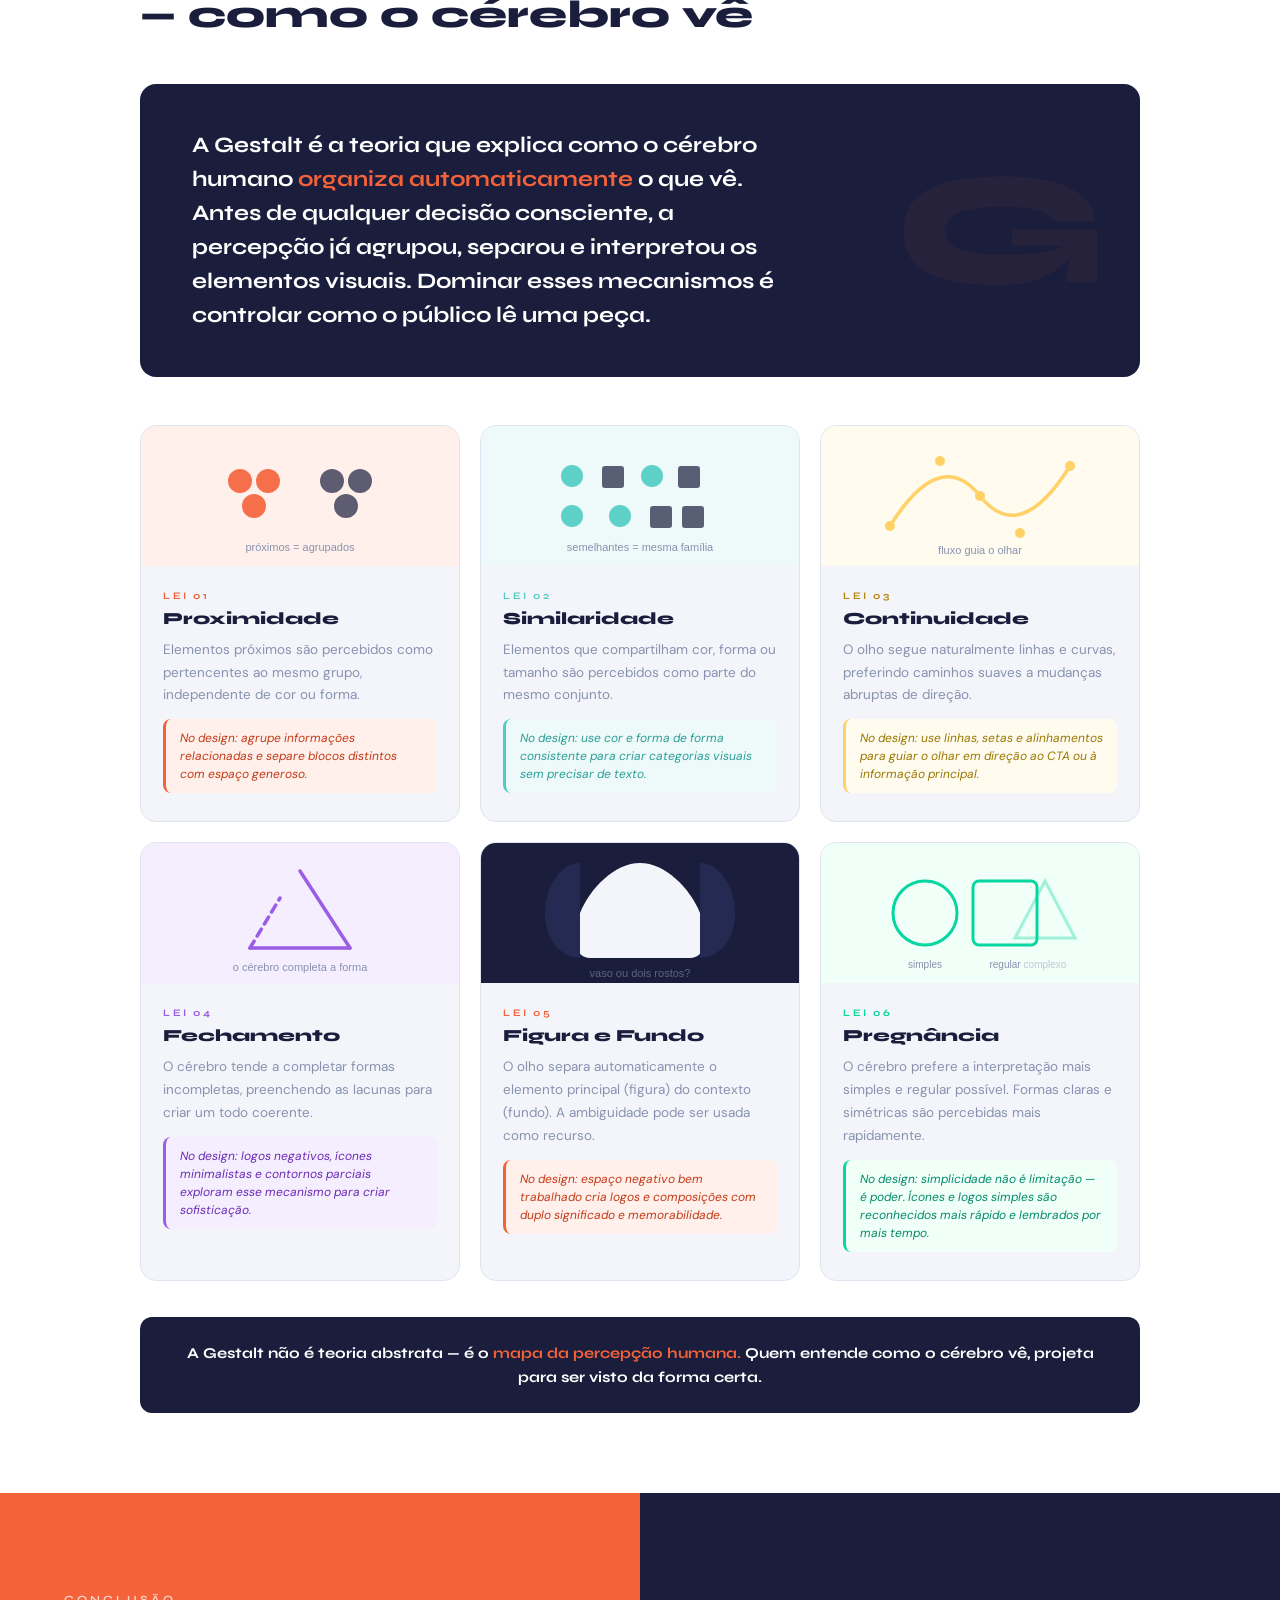
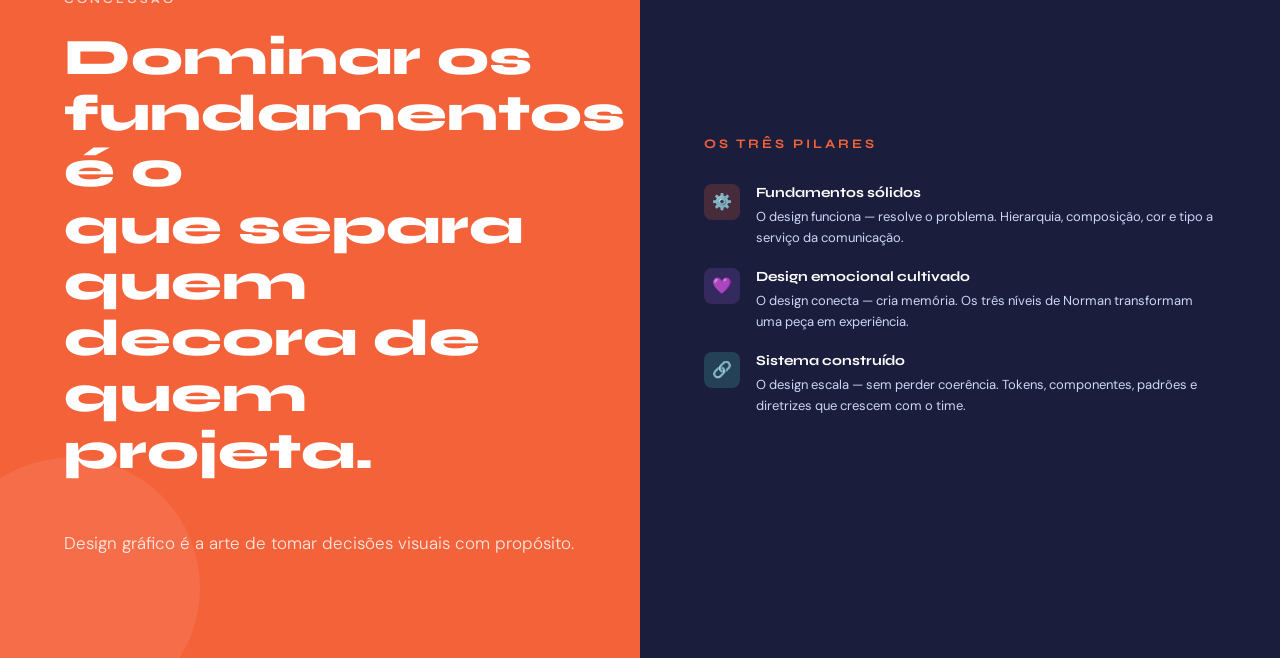
<file: fundamentosdodesign.html>
<!DOCTYPE html>
<html lang="pt-BR">
<head>
<meta charset="UTF-8">
<meta name="viewport" content="width=device-width, initial-scale=1.0">
<title>Fundamentos do Design Gráfico</title>
<style>
  @import url('https://fonts.googleapis.com/css2?family=Syne:wght@400;600;700;800&family=DM+Sans:ital,wght@0,300;0,400;0,500;1,300&display=swap');

  *, *::before, *::after { box-sizing: border-box; margin: 0; padding: 0; }

  :root {
    --navy:   #1A1E3C;
    --navy2:  #252A52;
    --navy3:  #2E3460;
    --coral:  #F4623A;
    --teal:   #4ECDC4;
    --yellow: #FFD166;
    --violet: #9B5DE5;
    --green:  #06D6A0;
    --white:  #FFFFFF;
    --light:  #CCD6F6;
    --slate:  #8892B0;
    --bg:     #F4F5FA;
    --border: #E0E4F0;
  }

  html { scroll-behavior: smooth; }
  body {
    font-family: 'DM Sans', sans-serif;
    background: var(--bg);
    color: var(--navy);
    overflow-x: hidden;
  }

  .section-tag {
    display: inline-block;
    font-family: 'Syne', sans-serif;
    font-size: 11px;
    font-weight: 700;
    letter-spacing: 3px;
    text-transform: uppercase;
    color: var(--coral);
    margin-bottom: 16px;
  }
  .fade-in {
    opacity: 0;
    transform: translateY(28px);
    transition: opacity 0.65s ease, transform 0.65s ease;
  }
  .fade-in.visible { opacity: 1; transform: translateY(0); }

  h2.section-heading {
    font-family: 'Syne', sans-serif;
    font-size: clamp(28px, 3vw, 42px);
    font-weight: 800;
    color: var(--navy);
    line-height: 1.1;
    max-width: 620px;
    margin-bottom: 48px;
  }
  h2.section-heading.light { color: var(--white); }

  /* ── NAV DOTS ── */
  .nav-dots {
    position: fixed;
    right: 28px; top: 50%;
    transform: translateY(-50%);
    display: flex;
    flex-direction: column;
    gap: 10px;
    z-index: 100;
  }
  .nav-dot {
    width: 8px; height: 8px;
    border-radius: 50%;
    background: var(--slate);
    opacity: 0.35;
    cursor: pointer;
    transition: all 0.3s;
    border: none; padding: 0;
  }
  .nav-dot.active, .nav-dot:hover {
    background: var(--coral);
    opacity: 1;
    transform: scale(1.35);
  }

  .section-divider { height: 1px; background: var(--border); margin: 0 64px; }

  /* ══ 1. HERO ══ */
  .hero {
    background: var(--navy);
    padding: 80px 64px 100px;
    position: relative;
    overflow: hidden;
    min-height: 92vh;
    display: flex;
    flex-direction: column;
    justify-content: center;
  }
  .hero::before {
    content: '';
    position: absolute; inset: 0;
    background: radial-gradient(ellipse 55% 70% at 85% 50%, #F4623A1A 0%, transparent 65%);
  }
  .hero-accent { position: absolute; left:0;top:0;bottom:0; width:6px; background:var(--coral); }
  .hero-geo {
    position: absolute; right:-60px; top:-60px;
    width:480px; height:480px; border-radius:50%;
    border:1px solid rgba(244,98,58,0.15);
  }
  .hero-geo2 {
    position: absolute; right:60px; top:60px;
    width:320px; height:320px; border-radius:50%;
    border:1px solid rgba(244,98,58,0.1);
  }
  .hero-pill {
    display: inline-block;
    background: var(--coral); color:#fff;
    font-family:'Syne',sans-serif; font-size:11px; font-weight:700;
    letter-spacing:3px; text-transform:uppercase;
    padding:7px 18px; border-radius:2px; margin-bottom:32px; position:relative;
  }
  .hero h1 {
    font-family:'Syne',sans-serif;
    font-size: clamp(44px,6vw,80px); font-weight:800;
    color:var(--white); line-height:1.0;
    max-width:700px; margin-bottom:24px; position:relative;
  }
  .hero h1 span { color:var(--coral); }
  .hero-sub {
    color:var(--light); font-size:18px; font-weight:300;
    max-width:500px; line-height:1.75; position:relative;
  }
  .hero-scroll {
    position:absolute; bottom:40px; left:64px;
    display:flex; align-items:center; gap:12px;
    color:var(--slate); font-size:12px;
    font-family:'Syne',sans-serif; letter-spacing:2px; text-transform:uppercase;
  }
  .hero-scroll-line { width:48px; height:1px; background:var(--coral); }

  /* ══ 2. O QUE É DESIGN ══ */
  .what-section {
    background: var(--white);
    padding: 80px 64px;
  }
  .what-inner { max-width: 1000px; margin: 0 auto; }
  .what-quote {
    background: var(--navy);
    border-radius: 16px;
    padding: 52px 56px;
    position: relative;
    overflow: hidden;
    margin-bottom: 48px;
  }
  .what-quote::before {
    content: '"';
    position: absolute;
    top: -20px; left: 32px;
    font-family:'Syne',sans-serif;
    font-size:200px; font-weight:800;
    color:var(--coral); opacity:0.08; line-height:1;
  }
  .what-quote p {
    font-family:'Syne',sans-serif;
    font-size: clamp(20px,2.5vw,30px);
    font-weight:700; color:var(--white); line-height:1.4;
    position:relative;
  }
  .what-quote p span { color:var(--coral); }
  .what-cols {
    display: grid;
    grid-template-columns: 1fr 1fr;
    gap: 24px;
  }
  .what-col {
    background: var(--bg);
    border-radius: 14px;
    padding: 32px 28px;
    border: 1px solid var(--border);
  }
  .what-col-icon { font-size:32px; margin-bottom:16px; display:block; }
  .what-col-title {
    font-family:'Syne',sans-serif;
    font-size:16px; font-weight:700; color:var(--navy); margin-bottom:10px;
  }
  .what-col-desc { font-size:14px; color:var(--slate); line-height:1.7; }

  /* ══ 3. ELEMENTOS VISUAIS ══ */
  .elements-section {
    background: var(--navy);
    padding: 80px 64px;
    position: relative; overflow: hidden;
  }
  .elements-section::before {
    content:'';
    position:absolute; bottom:-100px; right:-100px;
    width:400px; height:400px; border-radius:50%;
    background: radial-gradient(circle,#4ECDC415,transparent 70%);
  }
  .elements-inner { max-width:1000px; margin:0 auto; }
  .elements-grid {
    display: grid;
    grid-template-columns: repeat(4,1fr);
    gap: 16px;
    margin-top: 48px;
  }
  .element-card {
    background: var(--navy2);
    border-radius: 14px;
    padding: 28px 20px;
    border: 1px solid var(--navy3);
    transition: transform 0.3s, box-shadow 0.3s;
    cursor: default;
    text-align: center;
  }
  .element-card:hover {
    transform: translateY(-6px);
    box-shadow: 0 16px 36px rgba(0,0,0,0.3);
  }
  .element-icon { font-size:36px; margin-bottom:16px; display:block; }
  .element-title {
    font-family:'Syne',sans-serif;
    font-size:14px; font-weight:700; color:var(--white); margin-bottom:8px;
  }
  .element-desc { font-size:12.5px; color:var(--light); line-height:1.6; }
  .element-card.highlight { background: var(--coral); border-color: var(--coral); }
  .element-card.highlight .element-title { color:var(--white); }
  .element-card.highlight .element-desc { color:rgba(255,255,255,0.85); }

  /* ══ 4. PRINCÍPIOS COMPOSIÇÃO ══ */
  .composition-section {
    padding: 80px 64px;
    max-width: 1100px;
    margin: 0 auto;
  }
  .composition-grid {
    display: grid;
    grid-template-columns: repeat(3, 1fr);
    gap: 20px;
  }
  .comp-card {
    background: var(--white);
    border-radius: 16px;
    overflow: hidden;
    box-shadow: 0 4px 24px rgba(26,30,60,0.07);
    transition: transform 0.3s, box-shadow 0.3s;
    cursor: default;
  }
  .comp-card:hover {
    transform: translateY(-6px);
    box-shadow: 0 16px 40px rgba(26,30,60,0.13);
  }
  .comp-bar { height: 5px; }
  .comp-body { padding: 28px 24px; }
  .comp-num {
    font-family:'Syne',sans-serif;
    font-size:36px; font-weight:800; color:var(--coral);
    opacity:0.2; line-height:1; margin-bottom:12px;
  }
  .comp-title {
    font-family:'Syne',sans-serif;
    font-size:16px; font-weight:700; color:var(--navy); margin-bottom:8px;
  }
  .comp-desc { font-size:13.5px; color:var(--slate); line-height:1.7; }

  /* ══ 5. TEORIA DAS CORES ══ */
  .color-section {
    background: var(--navy);
    padding: 80px 64px;
  }
  .color-inner { max-width:1000px; margin:0 auto; }
  .color-wheel-row {
    display: grid;
    grid-template-columns: 1fr 1fr;
    gap: 48px;
    align-items: center;
    margin-top: 48px;
  }
  .color-palettes { display:flex; flex-direction:column; gap:20px; }
  .palette-item {
    background: var(--navy2);
    border-radius:12px;
    padding:20px 24px;
    border:1px solid var(--navy3);
  }
  .palette-name {
    font-family:'Syne',sans-serif;
    font-size:13px; font-weight:700; color:var(--white); margin-bottom:12px;
  }
  .palette-swatches { display:flex; gap:8px; }
  .swatch {
    height:32px; border-radius:6px; flex:1;
    transition: transform 0.2s;
  }
  .swatch:hover { transform: scaleY(1.2); }
  .color-facts { display:flex; flex-direction:column; gap:16px; }
  .color-fact {
    display:flex; gap:16px; align-items:flex-start;
  }
  .color-fact-dot {
    width:12px; height:12px; border-radius:50%;
    flex-shrink:0; margin-top:4px;
  }
  .color-fact-text { font-size:14.5px; color:var(--light); line-height:1.6; }
  .color-fact-text strong { color:var(--white); font-weight:600; }

  /* ══ 6. TIPOGRAFIA ══ */
  .typo-section {
    background: var(--white);
    padding: 80px 64px;
  }
  .typo-inner { max-width:1000px; margin:0 auto; }
  .typo-families {
    display: grid;
    grid-template-columns: repeat(4,1fr);
    gap:16px;
    margin-bottom: 40px;
  }
  .typo-fam {
    background: var(--bg);
    border-radius:14px;
    padding:28px 20px;
    text-align:center;
    border:1px solid var(--border);
    transition: transform 0.3s, box-shadow 0.3s;
    cursor:default;
  }
  .typo-fam:hover {
    transform:translateY(-5px);
    box-shadow:0 12px 32px rgba(26,30,60,0.1);
  }
  .typo-sample {
    font-size:40px; color:var(--navy); margin-bottom:12px; display:block; line-height:1;
  }
  .typo-fam-name {
    font-family:'Syne',sans-serif;
    font-size:13px; font-weight:700; color:var(--navy); margin-bottom:6px;
  }
  .typo-fam-example { font-size:12px; color:var(--slate); }
  .typo-hierarchy {
    background: var(--navy);
    border-radius:16px;
    padding:40px 48px;
    display:grid;
    grid-template-columns:1fr 1fr;
    gap:40px;
    align-items:center;
  }
  .typo-hier-left { border-right:1px solid var(--navy3); padding-right:40px; }
  .typo-tier { margin-bottom:20px; }
  .typo-tier:last-child { margin-bottom:0; }
  .typo-tier-label { font-size:10px; color:var(--slate); letter-spacing:2px; text-transform:uppercase; margin-bottom:6px; }
  .typo-tier-sample { color:var(--white); line-height:1.2; }
  .typo-hier-right { }
  .typo-rule {
    background:var(--navy2);
    border-radius:10px; padding:16px 18px;
    margin-bottom:12px; border:1px solid var(--navy3);
    font-size:13px; color:var(--light); line-height:1.5;
  }
  .typo-rule strong { color:var(--coral); }

  /* ══ 7. ESPAÇO E GRID ══ */
  .space-section {
    background: var(--bg);
    padding: 80px 64px;
  }
  .space-inner { max-width:1000px; margin:0 auto; }
  .space-grid {
    display:grid;
    grid-template-columns:1fr 1fr;
    gap:32px;
    margin-top:48px;
  }
  .space-card {
    background:var(--white);
    border-radius:16px;
    overflow:hidden;
    box-shadow:0 4px 24px rgba(26,30,60,0.07);
  }
  .space-card-top {
    padding:48px 36px;
    display:flex; align-items:center; justify-content:center;
    position:relative; overflow:hidden;
  }
  .space-visual-white {
    background:var(--navy);
    border-radius:12px;
    width:100%; height:160px;
    display:flex; align-items:center; justify-content:center;
    font-family:'Syne',sans-serif; font-size:22px; font-weight:800; color:var(--white);
    letter-spacing:2px;
  }
  .space-visual-grid {
    background:var(--navy2);
    border-radius:12px;
    width:100%; height:160px;
    display:grid;
    grid-template-columns:repeat(3,1fr);
    gap:8px; padding:16px;
  }
  .space-grid-col {
    background:rgba(244,98,58,0.2);
    border-radius:4px;
    border:1px dashed rgba(244,98,58,0.4);
  }
  .space-card-body { padding:28px 32px; }
  .space-card-title {
    font-family:'Syne',sans-serif;
    font-size:18px; font-weight:700; color:var(--navy); margin-bottom:10px;
  }
  .space-card-desc { font-size:14px; color:var(--slate); line-height:1.7; }
  .space-card-quote {
    margin-top:14px;
    padding:12px 16px;
    border-left:3px solid var(--coral);
    font-size:13px; color:var(--navy); font-style:italic; line-height:1.6;
    background:var(--bg); border-radius:0 8px 8px 0;
  }

  /* ══ 8. FUNCIONAL vs EMOCIONAL ══ */
  .func-section {
    background: var(--navy);
    padding: 80px 64px;
    position:relative; overflow:hidden;
  }
  .func-section::before {
    content:'';
    position:absolute; top:-80px; left:-80px;
    width:350px; height:350px; border-radius:50%;
    background:radial-gradient(circle,#F4623A12,transparent 70%);
  }
  .func-inner { max-width:1000px; margin:0 auto; }
  .func-grid {
    display:grid;
    grid-template-columns:1fr 1fr;
    gap:24px;
    margin-top:48px;
    margin-bottom:32px;
  }
  .func-card {
    border-radius:16px; overflow:hidden;
    transition:transform 0.3s, box-shadow 0.3s; cursor:default;
  }
  .func-card:hover {
    transform:translateY(-5px);
    box-shadow:0 16px 36px rgba(0,0,0,0.3);
  }
  .func-card-header {
    padding:28px 28px 20px;
    background:var(--navy2);
  }
  .func-card-top-bar { height:4px; margin:-28px -28px 20px; }
  .func-card-emoji { font-size:36px; margin-bottom:14px; display:block; }
  .func-card-title {
    font-family:'Syne',sans-serif;
    font-size:20px; font-weight:800; color:var(--white); margin-bottom:6px;
  }
  .func-card-sub { font-size:13px; color:var(--slate); font-style:italic; }
  .func-card-body {
    background:var(--navy2);
    padding:0 28px 28px;
    border-top:1px solid var(--navy3);
    padding-top:20px;
  }
  .func-criteria { display:flex; flex-direction:column; gap:12px; }
  .func-criterion {
    display:flex; gap:12px; align-items:flex-start;
  }
  .func-crit-dot {
    width:8px; height:8px; border-radius:50%;
    flex-shrink:0; margin-top:5px;
  }
  .func-crit-text { font-size:13.5px; color:var(--light); line-height:1.5; }
  .func-crit-text strong { color:var(--white); }
  .func-bridge {
    background:rgba(255,255,255,0.05);
    border:1px solid rgba(255,255,255,0.08);
    border-radius:12px;
    padding:24px 32px;
    font-size:15px; color:var(--light); line-height:1.7; text-align:center;
  }
  .func-bridge strong { color:var(--coral); }

  /* ══ 9. NÍVEIS EMOCIONAIS (Norman) ══ */
  .norman-section {
    background: var(--white);
    padding: 80px 64px;
  }
  .norman-inner { max-width:1000px; margin:0 auto; }
  .norman-levels {
    display:flex; flex-direction:column; gap:0;
    margin-top:48px;
    border-radius:16px; overflow:hidden;
    box-shadow:0 8px 40px rgba(26,30,60,0.10);
  }
  .norman-level {
    display:grid;
    grid-template-columns:200px 1fr;
    min-height:140px;
    cursor:default;
    transition:filter 0.3s;
  }
  .norman-level:hover { filter:brightness(1.03); }
  .norman-level-left {
    display:flex; flex-direction:column;
    justify-content:center; align-items:center;
    text-align:center; padding:28px 20px;
  }
  .norman-level-num {
    font-family:'Syne',sans-serif;
    font-size:48px; font-weight:800; opacity:0.25; line-height:1;
  }
  .norman-level-name {
    font-family:'Syne',sans-serif;
    font-size:14px; font-weight:700; margin-top:8px;
  }
  .norman-level-right {
    padding:32px 40px;
    display:flex; flex-direction:column; justify-content:center;
    border-left:1px solid rgba(255,255,255,0.1);
  }
  .norman-level-title {
    font-family:'Syne',sans-serif;
    font-size:18px; font-weight:700; margin-bottom:10px;
  }
  .norman-level-desc { font-size:14px; line-height:1.7; }
  .norman-level-tag {
    display:inline-block; margin-top:12px;
    padding:4px 12px; border-radius:100px;
    font-size:11px; font-weight:700;
    font-family:'Syne',sans-serif; letter-spacing:1px;
  }

  /* ══ 10. DESIGN SYSTEM ══ */
  .ds-section {
    background: var(--bg);
    padding: 80px 64px;
  }
  .ds-inner { max-width:1000px; margin:0 auto; }
  .ds-intro {
    background:var(--navy);
    border-radius:16px;
    padding:44px 52px;
    margin-bottom:40px;
    position:relative; overflow:hidden;
  }
  .ds-intro::after {
    content:'DS';
    position:absolute; right:40px; top:50%; transform:translateY(-50%);
    font-family:'Syne',sans-serif; font-size:120px; font-weight:800;
    color:var(--coral); opacity:0.06;
  }
  .ds-intro p {
    font-family:'Syne',sans-serif;
    font-size:clamp(18px,2vw,24px); font-weight:700; color:var(--white);
    line-height:1.5; max-width:580px; position:relative;
  }
  .ds-intro p span { color:var(--coral); }
  .ds-pillars {
    display:grid;
    grid-template-columns:repeat(2,1fr);
    gap:20px;
  }
  .ds-pillar {
    background:var(--white);
    border-radius:14px; overflow:hidden;
    box-shadow:0 4px 24px rgba(26,30,60,0.07);
    transition:transform 0.3s, box-shadow 0.3s; cursor:default;
  }
  .ds-pillar:hover {
    transform:translateY(-5px);
    box-shadow:0 16px 40px rgba(26,30,60,0.12);
  }
  .ds-pillar-top { height:5px; }
  .ds-pillar-body { padding:28px 24px; }
  .ds-pillar-letter {
    width:40px; height:40px; border-radius:8px;
    display:flex; align-items:center; justify-content:center;
    font-family:'Syne',sans-serif; font-size:16px; font-weight:800;
    margin-bottom:16px;
  }
  .ds-pillar-title {
    font-family:'Syne',sans-serif;
    font-size:16px; font-weight:700; color:var(--navy); margin-bottom:8px;
  }
  .ds-pillar-desc { font-size:13.5px; color:var(--slate); line-height:1.7; }

  /* ══ 11. IDENTIDADE VISUAL ══ */
  .identity-section {
    background: var(--navy);
    padding: 80px 64px;
    position:relative; overflow:hidden;
  }
  .identity-inner { max-width:1000px; margin:0 auto; }
  .identity-grid {
    display:grid;
    grid-template-columns:repeat(5,1fr);
    gap:16px;
    margin-top:48px;
  }
  .identity-card {
    background:var(--navy2);
    border-radius:14px;
    padding:28px 16px;
    text-align:center;
    border:1px solid var(--navy3);
    transition:transform 0.3s, box-shadow 0.3s; cursor:default;
  }
  .identity-card:hover {
    transform:translateY(-6px);
    box-shadow:0 16px 36px rgba(0,0,0,0.3);
  }
  .identity-icon { font-size:34px; margin-bottom:14px; display:block; }
  .identity-title {
    font-family:'Syne',sans-serif;
    font-size:13px; font-weight:700; color:var(--white); margin-bottom:8px;
  }
  .identity-desc { font-size:12px; color:var(--light); line-height:1.6; }
  .identity-banner {
    margin-top:32px;
    background:rgba(255,255,255,0.04);
    border:1px solid rgba(255,255,255,0.07);
    border-radius:12px; padding:24px 32px;
    font-size:15px; color:var(--light); line-height:1.7; text-align:center;
    font-style:italic;
  }
  .identity-banner strong { color:var(--coral); }

  /* ══ 12. ENCERRAMENTO ══ */
  .closing-section {
    display:grid;
    grid-template-columns:1fr 1fr;
    min-height:85vh;
  }
  .closing-left {
    background:var(--coral);
    padding:80px 64px;
    display:flex; flex-direction:column; justify-content:center;
    position:relative; overflow:hidden;
  }
  .closing-left::before {
    content:'';
    position:absolute; bottom:-60px; left:-60px;
    width:260px; height:260px; border-radius:50%;
    background:rgba(255,255,255,0.08);
  }
  .closing-left h2 {
    font-family:'Syne',sans-serif;
    font-size:clamp(32px,4vw,52px); font-weight:800;
    color:var(--white); line-height:1.1;
    position:relative; margin-bottom:24px;
  }
  .closing-left p {
    font-size:17px; color:rgba(255,255,255,0.85);
    font-weight:300; line-height:1.8;
    position:relative;
  }
  .closing-right {
    background:var(--navy);
    padding:80px 64px;
    display:flex; flex-direction:column; justify-content:center;
  }
  .closing-right h3 {
    font-family:'Syne',sans-serif;
    font-size:13px; font-weight:700; letter-spacing:3px;
    text-transform:uppercase; color:var(--coral); margin-bottom:32px;
  }
  .closing-pillars { display:flex; flex-direction:column; gap:20px; }
  .closing-pillar {
    display:flex; gap:16px; align-items:flex-start;
  }
  .closing-badge {
    width:36px; height:36px; border-radius:8px;
    display:flex; align-items:center; justify-content:center;
    font-size:16px; flex-shrink:0;
  }
  .closing-pillar-text strong {
    font-family:'Syne',sans-serif;
    font-size:14px; font-weight:700; color:var(--white);
    display:block; margin-bottom:4px;
  }
  .closing-pillar-text span { font-size:13px; color:var(--light); line-height:1.5; }

  /* ══ GESTALT ══ */
  .gestalt-section {
    background: var(--white);
    padding: 80px 64px;
  }
  .gestalt-inner { max-width: 1000px; margin: 0 auto; }
  .gestalt-intro {
    background: var(--navy);
    border-radius: 16px;
    padding: 44px 52px;
    margin-bottom: 48px;
    position: relative;
    overflow: hidden;
  }
  .gestalt-intro::after {
    content: 'G';
    position: absolute;
    right: 32px; top: 50%; transform: translateY(-50%);
    font-family: 'Syne', sans-serif;
    font-size: 160px; font-weight: 800;
    color: var(--coral); opacity: 0.06; line-height: 1;
    pointer-events: none;
  }
  .gestalt-intro p {
    font-family: 'Syne', sans-serif;
    font-size: clamp(16px, 1.8vw, 22px);
    font-weight: 700; color: var(--white);
    line-height: 1.55; max-width: 600px; position: relative;
  }
  .gestalt-intro p span { color: var(--coral); }
  .gestalt-grid {
    display: grid;
    grid-template-columns: repeat(3, 1fr);
    gap: 20px;
  }
  .gestalt-card {
    background: var(--bg);
    border-radius: 16px;
    overflow: hidden;
    border: 1px solid var(--border);
    transition: transform 0.3s, box-shadow 0.3s;
    cursor: default;
  }
  .gestalt-card:hover {
    transform: translateY(-6px);
    box-shadow: 0 16px 40px rgba(26,30,60,0.12);
    background: var(--white);
  }
  .gestalt-visual {
    height: 140px;
    display: flex;
    align-items: center;
    justify-content: center;
    position: relative;
    overflow: hidden;
  }
  .gestalt-body { padding: 24px 22px 28px; }
  .gestalt-law {
    font-family: 'Syne', sans-serif;
    font-size: 10px; font-weight: 700;
    letter-spacing: 2.5px; text-transform: uppercase;
    margin-bottom: 6px;
  }
  .gestalt-title {
    font-family: 'Syne', sans-serif;
    font-size: 17px; font-weight: 800;
    color: var(--navy); margin-bottom: 10px;
  }
  .gestalt-desc {
    font-size: 13.5px; color: var(--slate); line-height: 1.7;
  }
  .gestalt-apply {
    margin-top: 12px;
    padding: 10px 14px;
    border-radius: 8px;
    font-size: 12px; line-height: 1.5;
    font-style: italic;
    border-left: 3px solid;
  }
  .gestalt-banner {
    margin-top: 36px;
    background: var(--navy);
    border-radius: 12px;
    padding: 24px 36px;
    text-align: center;
    font-family: 'Syne', sans-serif;
    font-size: 15px; font-weight: 700;
    color: var(--white); line-height: 1.6;
  }
  .gestalt-banner span { color: var(--coral); }

  /* SVG visuals inside gestalt cards */
  .g-svg { width: 100%; height: 100%; }

  @media (max-width: 860px) {
    .gestalt-section { padding: 60px 32px; }
    .gestalt-grid { grid-template-columns: 1fr 1fr; }
  }
  @media (max-width: 540px) {
    .gestalt-grid { grid-template-columns: 1fr; }
  }


  @media (max-width:860px) {
    .hero, .what-section, .elements-section, .composition-section,
    .color-section, .typo-section, .space-section, .func-section,
    .norman-section, .ds-section, .identity-section { padding:60px 32px; }
    .elements-grid { grid-template-columns:repeat(2,1fr); }
    .composition-grid { grid-template-columns:1fr; }
    .typo-families { grid-template-columns:repeat(2,1fr); }
    .color-wheel-row, .func-grid, .ds-pillars,
    .space-grid, .what-cols { grid-template-columns:1fr; }
    .typo-hierarchy { grid-template-columns:1fr; }
    .typo-hier-left { border-right:none; padding-right:0; border-bottom:1px solid var(--navy3); padding-bottom:32px; }
    .identity-grid { grid-template-columns:repeat(2,1fr); }
    .closing-section { grid-template-columns:1fr; }
    .closing-left, .closing-right { padding:60px 32px; }
    .norman-level { grid-template-columns:120px 1fr; }
    .section-divider { margin:0 32px; }
    .nav-dots { display:none; }
    .hero-scroll { left:32px; }
  }

  /* ── GLOBAL NAV HEADER ── */
  .site-header {
    position: fixed;
    top: 0; left: 0; right: 0;
    height: 60px;
    background: rgba(26, 30, 60, 0.95);
    backdrop-filter: blur(8px);
    -webkit-backdrop-filter: blur(8px);
    border-bottom: 1px solid rgba(255,255,255,0.08);
    display: flex;
    align-items: center;
    justify-content: space-between;
    padding: 0 40px;
    z-index: 200;
  }
  .site-header-logo {
    font-family: 'Syne', sans-serif;
    font-weight: 700;
    font-size: 15px;
    color: var(--white);
    text-decoration: none;
    display: flex;
    align-items: center;
    gap: 8px;
  }
  .site-header-logo-mark {
    color: var(--coral);
    font-size: 18px;
  }
  .site-header-nav {
    display: flex;
    align-items: center;
    gap: 32px;
  }
  .site-header-nav a {
    font-family: 'DM Sans', sans-serif;
    font-size: 14px;
    color: var(--light);
    text-decoration: none;
    position: relative;
    padding-bottom: 3px;
    transition: color 0.2s;
  }
  .site-header-nav a::after {
    content: '';
    position: absolute;
    bottom: 0; left: 0; right: 0;
    height: 2px;
    background: var(--coral);
    transform: scaleX(0);
    transition: transform 0.2s;
  }
  .site-header-nav a:hover,
  .site-header-nav a.active { color: var(--white); }
  .site-header-nav a:hover::after,
  .site-header-nav a.active::after { transform: scaleX(1); }
  .nav-hamburger {
    display: none;
    background: none;
    border: none;
    color: var(--white);
    font-size: 22px;
    cursor: pointer;
    padding: 4px 8px;
    line-height: 1;
  }
  .nav-mobile {
    display: none;
    position: fixed;
    top: 60px; left: 0; right: 0;
    background: var(--navy2, #252A52);
    flex-direction: column;
    padding: 8px 0;
    z-index: 199;
    border-bottom: 2px solid var(--coral);
  }
  .nav-mobile.open { display: flex; }
  .nav-mobile a {
    font-family: 'DM Sans', sans-serif;
    font-size: 16px;
    color: var(--light);
    text-decoration: none;
    padding: 14px 40px;
    transition: background 0.15s, color 0.15s;
  }
  .nav-mobile a:hover,
  .nav-mobile a.active {
    background: rgba(244,98,58,0.1);
    color: var(--white);
  }
  @media (max-width: 768px) {
    .site-header { padding: 0 24px; }
    .site-header-nav { display: none; }
    .nav-hamburger { display: block; }
  }
  body { padding-top: 60px; }
</style>
</head>
<body>

<header class="site-header">
  <a href="index.html" class="site-header-logo">
    <span class="site-header-logo-mark">◆</span>
    Ensino Design
  </a>
  <nav class="site-header-nav" aria-label="Navegação principal">
    <a href="index.html">Início</a>
    <a href="diagnostico-time-design.html">Diagnóstico</a>
    <a href="intencao-comunicativa.html">Intenção</a>
    <a href="fundamentosdodesign.html" class="active">Fundamentos</a>
  </nav>
  <button class="nav-hamburger" id="nav-hamburger" aria-label="Menu" aria-expanded="false">≡</button>
</header>
<nav class="nav-mobile" id="nav-mobile" aria-label="Navegação mobile">
  <a href="index.html">Início</a>
  <a href="fundamentosdodesign.html" class="active">Fundamentos</a>
  <a href="diagnostico-time-design.html">Diagnóstico</a>
  <a href="intencao-comunicativa.html">Intenção</a>
</nav>

<!-- NAV DOTS -->
<nav class="nav-dots">
  <button class="nav-dot active" data-section="0" title="Capa"></button>
  <button class="nav-dot" data-section="1" title="O que é Design"></button>
  <button class="nav-dot" data-section="2" title="Elementos Visuais"></button>
  <button class="nav-dot" data-section="3" title="Composição"></button>
  <button class="nav-dot" data-section="4" title="Cores"></button>
  <button class="nav-dot" data-section="5" title="Tipografia"></button>
  <button class="nav-dot" data-section="6" title="Espaço e Grid"></button>
  <button class="nav-dot" data-section="7" title="Funcional vs Emocional"></button>
  <button class="nav-dot" data-section="8" title="Níveis Emocionais"></button>
  <button class="nav-dot" data-section="9" title="Design System"></button>
  <button class="nav-dot" data-section="10" title="Identidade Visual"></button>
  <button class="nav-dot" data-section="11" title="Gestalt"></button>
  <button class="nav-dot" data-section="12" title="Conclusão"></button>
</nav>

<!-- ══ 1. CAPA ══ -->
<section class="hero" data-section="0">
  <div class="hero-accent"></div>
  <div class="hero-geo"></div>
  <div class="hero-geo2"></div>
  <div class="hero-pill fade-in">Time de Design — Formação</div>
  <h1 class="fade-in" style="transition-delay:0.1s">
    Fundamentos<br>do <span>Design</span><br>Gráfico
  </h1>
  <p class="hero-sub fade-in" style="transition-delay:0.2s">
    Os princípios que transformam<br>comunicação em arte — e arte em resultado.
  </p>
  <div class="hero-scroll">
    <div class="hero-scroll-line"></div>
    Role para explorar
  </div>
</section>

<!-- ══ 2. O QUE É DESIGN ══ -->
<section class="what-section" data-section="1">
  <div class="what-inner">
    <div class="section-tag fade-in">Capítulo 01</div>
    <h2 class="section-heading fade-in" style="transition-delay:0.05s">O que é<br>Design Gráfico?</h2>
    <div class="what-quote fade-in" style="transition-delay:0.1s">
      <p>Design gráfico é a disciplina que combina elementos visuais e texto para <span>comunicar mensagens de forma eficaz.</span> Vai muito além da estética — é sobre resolver problemas visuais com intenção e clareza.</p>
    </div>
    <div class="what-cols">
      <div class="what-col fade-in" style="transition-delay:0.15s">
        <span class="what-col-icon">🎯</span>
        <div class="what-col-title">Resolver problemas</div>
        <div class="what-col-desc">Design não decora — ele resolve. Cada decisão visual existe para facilitar uma tarefa, guiar uma ação ou transmitir uma informação com clareza e propósito.</div>
      </div>
      <div class="what-col fade-in" style="transition-delay:0.2s">
        <span class="what-col-icon">💬</span>
        <div class="what-col-title">Comunicar com intenção</div>
        <div class="what-col-desc">Todo elemento em uma peça gráfica está lá por uma razão. Quando não está, está sobrando. A intenção comunicativa é o que separa quem decora de quem projeta.</div>
      </div>
    </div>
  </div>
</section>

<div class="section-divider"></div>

<!-- ══ 3. ELEMENTOS VISUAIS ══ -->
<section class="elements-section" data-section="2">
  <div class="elements-inner">
    <div class="section-tag fade-in" style="color:var(--teal)">Capítulo 02</div>
    <h2 class="section-heading light fade-in" style="transition-delay:0.05s">Os Elementos<br>Visuais</h2>
    <p class="fade-in" style="color:var(--light);font-size:16px;max-width:560px;line-height:1.7;margin-bottom:0;transition-delay:0.1s">Os blocos de construção de qualquer composição. Dominar cada um é o primeiro passo para criar com controle e intenção.</p>
    <div class="elements-grid">
      <div class="element-card fade-in" style="transition-delay:0.1s">
        <span class="element-icon">·</span>
        <div class="element-title">Ponto</div>
        <div class="element-desc">A menor unidade visual. Base de tudo o que existe em uma composição.</div>
      </div>
      <div class="element-card fade-in" style="transition-delay:0.13s">
        <span class="element-icon">╱</span>
        <div class="element-title">Linha</div>
        <div class="element-desc">Direção, movimento e divisão. Guia o olhar e organiza o espaço.</div>
      </div>
      <div class="element-card fade-in" style="transition-delay:0.16s">
        <span class="element-icon">▲</span>
        <div class="element-title">Forma</div>
        <div class="element-desc">Geométrica, orgânica ou abstrata. Carrega personalidade e significado.</div>
      </div>
      <div class="element-card highlight fade-in" style="transition-delay:0.19s">
        <span class="element-icon">🎨</span>
        <div class="element-title">Cor</div>
        <div class="element-desc">Emoção, identidade e hierarquia. O elemento mais imediato e poderoso.</div>
      </div>
      <div class="element-card fade-in" style="transition-delay:0.22s">
        <span class="element-icon">Aa</span>
        <div class="element-title">Tipografia</div>
        <div class="element-desc">A voz do design e da marca. Forma e conteúdo ao mesmo tempo.</div>
      </div>
      <div class="element-card fade-in" style="transition-delay:0.25s">
        <span class="element-icon">≋</span>
        <div class="element-title">Textura</div>
        <div class="element-desc">Sensação e profundidade. Adiciona tato ao que é visual.</div>
      </div>
      <div class="element-card fade-in" style="transition-delay:0.28s">
        <span class="element-icon">□</span>
        <div class="element-title">Espaço</div>
        <div class="element-desc">O que está presente e o que está ausente. O silêncio visual que dá respiro.</div>
      </div>
      <div class="element-card fade-in" style="background:var(--navy3);border-color:var(--navy3);transition-delay:0.31s">
        <span class="element-icon" style="opacity:0.3">∞</span>
        <div class="element-title" style="opacity:0.4">Combinação</div>
        <div class="element-desc" style="opacity:0.4">A maestria está em saber quando e como cada elemento serve à mensagem.</div>
      </div>
    </div>
  </div>
</section>

<!-- ══ 4. PRINCÍPIOS DE COMPOSIÇÃO ══ -->
<section style="padding:80px 0;background:var(--bg)" data-section="3">
  <div class="composition-section" style="padding-top:0;padding-bottom:0">
    <div class="section-tag fade-in">Capítulo 03</div>
    <h2 class="section-heading fade-in" style="transition-delay:0.05s">Princípios de<br>Composição</h2>
    <div class="composition-grid">
      <div class="comp-card fade-in" style="transition-delay:0.08s">
        <div class="comp-bar" style="background:var(--coral)"></div>
        <div class="comp-body">
          <div class="comp-num">01</div>
          <div class="comp-title">Hierarquia Visual</div>
          <div class="comp-desc">Guia o olhar do mais para o menos importante. Se tudo grita ao mesmo tempo, nada é ouvido.</div>
        </div>
      </div>
      <div class="comp-card fade-in" style="transition-delay:0.12s">
        <div class="comp-bar" style="background:var(--yellow)"></div>
        <div class="comp-body">
          <div class="comp-num">02</div>
          <div class="comp-title">Equilíbrio</div>
          <div class="comp-desc">Simétrico ou assimétrico — ambos criam estabilidade. A diferença está na sensação que cada um transmite.</div>
        </div>
      </div>
      <div class="comp-card fade-in" style="transition-delay:0.16s">
        <div class="comp-bar" style="background:var(--teal)"></div>
        <div class="comp-body">
          <div class="comp-num">03</div>
          <div class="comp-title">Contraste</div>
          <div class="comp-desc">Diferença que gera destaque e legibilidade. Sem contraste, não há hierarquia. Sem hierarquia, não há comunicação.</div>
        </div>
      </div>
      <div class="comp-card fade-in" style="transition-delay:0.2s">
        <div class="comp-bar" style="background:var(--violet)"></div>
        <div class="comp-body">
          <div class="comp-num">04</div>
          <div class="comp-title">Alinhamento</div>
          <div class="comp-desc">Ordem e coesão entre os elementos. Mesmo invisível, o alinhamento cria confiança e profissionalismo.</div>
        </div>
      </div>
      <div class="comp-card fade-in" style="transition-delay:0.24s">
        <div class="comp-bar" style="background:var(--green)"></div>
        <div class="comp-body">
          <div class="comp-num">05</div>
          <div class="comp-title">Proximidade</div>
          <div class="comp-desc">Agrupa o que é relacionado. Elementos próximos são lidos como parte de um mesmo conjunto.</div>
        </div>
      </div>
      <div class="comp-card fade-in" style="transition-delay:0.28s">
        <div class="comp-bar" style="background:var(--coral)"></div>
        <div class="comp-body">
          <div class="comp-num">06</div>
          <div class="comp-title">Repetição</div>
          <div class="comp-desc">Cria ritmo e consistência. É o que transforma elementos soltos em um sistema visual reconhecível.</div>
        </div>
      </div>
    </div>
  </div>
</section>

<div class="section-divider"></div>

<!-- ══ 5. TEORIA DAS CORES ══ -->
<section class="color-section" data-section="4">
  <div class="color-inner">
    <div class="section-tag fade-in" style="color:var(--teal)">Capítulo 04</div>
    <h2 class="section-heading light fade-in" style="transition-delay:0.05s">Teoria<br>das Cores</h2>
    <div class="color-wheel-row">
      <div class="color-palettes fade-in" style="transition-delay:0.1s">
        <div class="palette-item">
          <div class="palette-name">Monocromática</div>
          <div class="palette-swatches">
            <div class="swatch" style="background:#1A1E3C"></div>
            <div class="swatch" style="background:#252A52"></div>
            <div class="swatch" style="background:#3D4580"></div>
            <div class="swatch" style="background:#6673B8"></div>
            <div class="swatch" style="background:#CCD6F6"></div>
          </div>
        </div>
        <div class="palette-item">
          <div class="palette-name">Complementar</div>
          <div class="palette-swatches">
            <div class="swatch" style="background:#F4623A"></div>
            <div class="swatch" style="background:#F8936E"></div>
            <div class="swatch" style="background:#2A2A2A"></div>
            <div class="swatch" style="background:#3ABCF4"></div>
            <div class="swatch" style="background:#1A8AB8"></div>
          </div>
        </div>
        <div class="palette-item">
          <div class="palette-name">Análoga</div>
          <div class="palette-swatches">
            <div class="swatch" style="background:#F4623A"></div>
            <div class="swatch" style="background:#FFD166"></div>
            <div class="swatch" style="background:#06D6A0"></div>
            <div class="swatch" style="background:#4ECDC4"></div>
            <div class="swatch" style="background:#9B5DE5"></div>
          </div>
        </div>
        <div class="palette-item">
          <div class="palette-name">Triádica</div>
          <div class="palette-swatches">
            <div class="swatch" style="background:#F4623A"></div>
            <div class="swatch" style="background:#3AF46A"></div>
            <div class="swatch" style="background:#3A62F4"></div>
            <div class="swatch" style="background:#F4623A88"></div>
            <div class="swatch" style="background:#3AF46A88"></div>
          </div>
        </div>
      </div>
      <div class="color-facts fade-in" style="transition-delay:0.15s">
        <div class="color-fact">
          <div class="color-fact-dot" style="background:var(--coral)"></div>
          <div class="color-fact-text"><strong>Temperatura</strong> — Cores quentes (vermelho, laranja, amarelo) transmitem energia e urgência. Cores frias (azul, verde, violeta) transmitem calma e confiança.</div>
        </div>
        <div class="color-fact">
          <div class="color-fact-dot" style="background:var(--yellow)"></div>
          <div class="color-fact-text"><strong>Psicologia</strong> — Cada cor carrega significados culturais e emocionais. Vermelho é ação. Azul é confiança. Verde é equilíbrio. O contexto sempre importa.</div>
        </div>
        <div class="color-fact">
          <div class="color-fact-dot" style="background:var(--teal)"></div>
          <div class="color-fact-text"><strong>Hierarquia</strong> — A cor mais saturada e contrastante atrai o olhar primeiro. Use isso para guiar a leitura, não para decorar.</div>
        </div>
        <div class="color-fact">
          <div class="color-fact-dot" style="background:var(--violet)"></div>
          <div class="color-fact-text"><strong>Identidade</strong> — A paleta de uma marca é uma das decisões mais estratégicas do design. Ela precisa funcionar em todos os contextos e mídias.</div>
        </div>
      </div>
    </div>
  </div>
</section>

<!-- ══ 6. TIPOGRAFIA ══ -->
<section class="typo-section" data-section="5">
  <div class="typo-inner">
    <div class="section-tag fade-in">Capítulo 05</div>
    <h2 class="section-heading fade-in" style="transition-delay:0.05s">Tipografia<br>— a voz do design</h2>
    <div class="typo-families">
      <div class="typo-fam fade-in" style="transition-delay:0.1s">
        <span class="typo-sample" style="font-family:Georgia,serif">Aa</span>
        <div class="typo-fam-name">Serif</div>
        <div class="typo-fam-example">Georgia · Times · Garamond</div>
      </div>
      <div class="typo-fam fade-in" style="transition-delay:0.14s">
        <span class="typo-sample" style="font-family:'DM Sans',sans-serif;font-weight:700">Aa</span>
        <div class="typo-fam-name">Sans-Serif</div>
        <div class="typo-fam-example">Helvetica · Inter · DM Sans</div>
      </div>
      <div class="typo-fam fade-in" style="transition-delay:0.18s">
        <span class="typo-sample" style="font-family:cursive;font-size:36px">Aa</span>
        <div class="typo-fam-name">Script</div>
        <div class="typo-fam-example">Pacifico · Lobster · Dancing</div>
      </div>
      <div class="typo-fam fade-in" style="transition-delay:0.22s">
        <span class="typo-sample" style="font-family:'Syne',sans-serif;font-weight:800;letter-spacing:-2px">Aa</span>
        <div class="typo-fam-name">Display</div>
        <div class="typo-fam-example">Syne · Bebas · Anton</div>
      </div>
    </div>
    <div class="typo-hierarchy fade-in" style="transition-delay:0.25s">
      <div class="typo-hier-left">
        <div class="typo-tier">
          <div class="typo-tier-label">Título</div>
          <div class="typo-tier-sample" style="font-family:'Syne',sans-serif;font-size:32px;font-weight:800">Hierarquia</div>
        </div>
        <div class="typo-tier">
          <div class="typo-tier-label">Subtítulo</div>
          <div class="typo-tier-sample" style="font-family:'Syne',sans-serif;font-size:20px;font-weight:600;color:var(--light)">A voz do design</div>
        </div>
        <div class="typo-tier">
          <div class="typo-tier-label">Corpo</div>
          <div class="typo-tier-sample" style="font-size:15px;font-weight:300;color:var(--slate)">O texto que sustenta e detalha a mensagem principal de forma legível e fluida.</div>
        </div>
        <div class="typo-tier" style="margin-top:8px">
          <div class="typo-tier-label">Legenda</div>
          <div class="typo-tier-sample" style="font-size:11px;color:var(--slate);letter-spacing:1px;text-transform:uppercase">Contexto e referência complementar</div>
        </div>
      </div>
      <div class="typo-hier-right">
        <div class="typo-rule"><strong>Legibilidade</strong> — O leitor consegue decodificar o texto sem esforço? Tamanho, contraste e espaçamento são os fatores principais.</div>
        <div class="typo-rule"><strong>Leiturabilidade</strong> — O conjunto do texto é confortável para ler por mais tempo? Entrelinhamento e medida da coluna definem isso.</div>
        <div class="typo-rule"><strong>Combinação</strong> — Misture famílias com contraste de personalidade. Serif + Sans-Serif é o par mais seguro e versátil.</div>
        <div class="typo-rule"><strong>Regra dos 3</strong> — Use no máximo 3 tamanhos e 2 famílias por peça. Mais que isso, o design perde coesão.</div>
      </div>
    </div>
  </div>
</section>

<!-- ══ 7. ESPAÇO E GRID ══ -->
<section class="space-section" data-section="6">
  <div class="space-inner">
    <div class="section-tag fade-in">Capítulo 06 · 07</div>
    <h2 class="section-heading fade-in" style="transition-delay:0.05s">Espaço em Branco<br>e Grid</h2>
    <div class="space-grid">
      <div class="space-card fade-in" style="transition-delay:0.1s">
        <div class="space-card-top" style="background:#F0F2FA">
          <div class="space-visual-white">respiro</div>
        </div>
        <div class="space-card-body">
          <div class="space-card-title">Espaço em Branco</div>
          <div class="space-card-desc">O espaço não usado não é desperdício — é respiração. Ele direciona o foco, reduz o ruído visual e confere elegância à composição.</div>
          <div class="space-card-quote">Grandes marcas constroem identidade pelo que <em>não</em> mostram.</div>
        </div>
      </div>
      <div class="space-card fade-in" style="transition-delay:0.15s">
        <div class="space-card-top" style="background:#1E2240">
          <div class="space-visual-grid">
            <div class="space-grid-col"></div>
            <div class="space-grid-col"></div>
            <div class="space-grid-col"></div>
          </div>
        </div>
        <div class="space-card-body">
          <div class="space-card-title">Grid e Estrutura</div>
          <div class="space-card-desc">O grid é o esqueleto invisível do layout. Sistemas de 3, 6 ou 12 colunas criam consistência sem sufocar a criatividade.</div>
          <div class="space-card-quote">Regra dos terços, proporção áurea, Fibonacci — estrutura que libera em vez de prender.</div>
        </div>
      </div>
    </div>
  </div>
</section>

<div class="section-divider"></div>

<!-- ══ 8. FUNCIONAL vs EMOCIONAL ══ -->
<section class="func-section" data-section="7">
  <div class="func-inner">
    <div class="section-tag fade-in" style="color:var(--teal)">Capítulo 08 · 09</div>
    <h2 class="section-heading light fade-in" style="transition-delay:0.05s">Design Funcional<br>vs. Emocional</h2>
    <div class="func-grid">
      <div class="func-card fade-in" style="transition-delay:0.1s">
        <div class="func-card-header">
          <div class="func-card-top-bar" style="background:var(--coral)"></div>
          <span class="func-card-emoji">⚙️</span>
          <div class="func-card-title">Design Funcional</div>
          <div class="func-card-sub">O design que resolve antes de impressionar</div>
        </div>
        <div class="func-card-body">
          <div class="func-criteria">
            <div class="func-criterion">
              <div class="func-crit-dot" style="background:var(--coral)"></div>
              <div class="func-crit-text"><strong>Usabilidade</strong> — o usuário consegue completar o que veio fazer?</div>
            </div>
            <div class="func-criterion">
              <div class="func-crit-dot" style="background:var(--coral)"></div>
              <div class="func-crit-text"><strong>Legibilidade</strong> — o conteúdo é compreendido sem esforço?</div>
            </div>
            <div class="func-criterion">
              <div class="func-crit-dot" style="background:var(--coral)"></div>
              <div class="func-crit-text"><strong>Acessibilidade</strong> — o design funciona para todos?</div>
            </div>
            <div class="func-criterion">
              <div class="func-crit-dot" style="background:var(--coral)"></div>
              <div class="func-crit-text"><strong>Eficiência</strong> — o caminho entre intenção e ação é o mais curto?</div>
            </div>
          </div>
        </div>
      </div>
      <div class="func-card fade-in" style="transition-delay:0.15s">
        <div class="func-card-header">
          <div class="func-card-top-bar" style="background:var(--violet)"></div>
          <span class="func-card-emoji">💜</span>
          <div class="func-card-title">Design Emocional</div>
          <div class="func-card-sub">O design que cria conexão antes de convencer</div>
        </div>
        <div class="func-card-body">
          <div class="func-criteria">
            <div class="func-criterion">
              <div class="func-crit-dot" style="background:var(--violet)"></div>
              <div class="func-crit-text"><strong>Nível Visceral</strong> — reação imediata ao visual, antes do pensamento</div>
            </div>
            <div class="func-criterion">
              <div class="func-crit-dot" style="background:var(--violet)"></div>
              <div class="func-crit-text"><strong>Nível Comportamental</strong> — fluência e prazer durante o uso</div>
            </div>
            <div class="func-criterion">
              <div class="func-crit-dot" style="background:var(--violet)"></div>
              <div class="func-crit-text"><strong>Nível Reflexivo</strong> — significado construído depois da experiência</div>
            </div>
            <div class="func-criterion">
              <div class="func-crit-dot" style="background:var(--violet)"></div>
              <div class="func-crit-text"><strong>Lealdade</strong> — apego e identidade com a marca ou produto</div>
            </div>
          </div>
        </div>
      </div>
    </div>
    <div class="func-bridge fade-in" style="transition-delay:0.2s">
      <strong>Design funcional</strong> garante que algo <em>funcione</em>. <strong>Design emocional</strong> garante que algo seja <em>lembrado</em>. A tensão produtiva entre os dois é onde o design de excelência acontece.
    </div>
  </div>
</section>

<!-- ══ 9. NÍVEIS DE NORMAN ══ -->
<section class="norman-section" data-section="8">
  <div class="norman-inner">
    <div class="section-tag fade-in">Don Norman · Design Emocional</div>
    <h2 class="section-heading fade-in" style="transition-delay:0.05s">Os 3 Níveis<br>da Experiência</h2>
    <div class="norman-levels fade-in" style="transition-delay:0.1s">
      <div class="norman-level" style="background:#FFF0EC">
        <div class="norman-level-left" style="background:#F4623A">
          <div class="norman-level-num" style="color:#fff">01</div>
          <div class="norman-level-name" style="color:#fff">Visceral</div>
        </div>
        <div class="norman-level-right">
          <div class="norman-level-title" style="color:var(--coral)">A reação instintiva</div>
          <div class="norman-level-desc" style="color:#555">Acontece antes do pensamento consciente — "isso me atrai" ou "isso me repele". Cor, forma e movimento são os gatilhos principais. É o primeiro segundo de contato.</div>
          <span class="norman-level-tag" style="background:#FFF0EC;color:var(--coral);border:1px solid #F4623A44">Gatilhos: cor · forma · movimento</span>
        </div>
      </div>
      <div class="norman-level" style="background:#EDFAF9">
        <div class="norman-level-left" style="background:var(--teal)">
          <div class="norman-level-num" style="color:#fff">02</div>
          <div class="norman-level-name" style="color:#fff">Comportamental</div>
        </div>
        <div class="norman-level-right">
          <div class="norman-level-title" style="color:#2A9E97">A fluência do uso</div>
          <div class="norman-level-desc" style="color:#555">A sensação de prazer durante o uso. Um fluxo bem desenhado que responde como o usuário espera gera satisfação e confiança. É sobre o durante.</div>
          <span class="norman-level-tag" style="background:#EDFAF9;color:#2A9E97;border:1px solid #4ECDC444">Gatilhos: fluxo · resposta · prazer</span>
        </div>
      </div>
      <div class="norman-level" style="background:#F5EEFF">
        <div class="norman-level-left" style="background:var(--violet)">
          <div class="norman-level-num" style="color:#fff">03</div>
          <div class="norman-level-name" style="color:#fff">Reflexivo</div>
        </div>
        <div class="norman-level-right">
          <div class="norman-level-title" style="color:var(--violet)">O significado construído</div>
          <div class="norman-level-desc" style="color:#555">O significado que o usuário constrói depois da experiência. É aqui que nascem o apego, a lealdade e a identidade com uma marca ou produto.</div>
          <span class="norman-level-tag" style="background:#F5EEFF;color:var(--violet);border:1px solid #9B5DE544">Gatilhos: memória · identidade · apego</span>
        </div>
      </div>
    </div>
  </div>
</section>

<!-- ══ 10. DESIGN SYSTEM ══ -->
<section class="ds-section" data-section="9">
  <div class="ds-inner">
    <div class="section-tag fade-in">Capítulo 11 · 12 · 13</div>
    <h2 class="section-heading fade-in" style="transition-delay:0.05s">Design System<br>— da peça ao ecossistema</h2>
    <div class="ds-intro fade-in" style="transition-delay:0.1s">
      <p>Um Design System é um conjunto vivo de decisões de design documentadas e compartilhadas. Não é uma biblioteca — é uma <span>linguagem visual comum que escala com o time.</span></p>
    </div>
    <div class="ds-pillars">
      <div class="ds-pillar fade-in" style="transition-delay:0.12s">
        <div class="ds-pillar-top" style="background:var(--coral)"></div>
        <div class="ds-pillar-body">
          <div class="ds-pillar-letter" style="background:#F4623A22;color:var(--coral)">T</div>
          <div class="ds-pillar-title">Tokens de Design</div>
          <div class="ds-pillar-desc">Os valores atômicos do sistema: cores, tipografia, espaçamento, sombras, raios de borda. Nomeados por função — <em>color-primary</em>, não <em>azul-escuro</em>.</div>
        </div>
      </div>
      <div class="ds-pillar fade-in" style="transition-delay:0.16s">
        <div class="ds-pillar-top" style="background:var(--yellow)"></div>
        <div class="ds-pillar-body">
          <div class="ds-pillar-letter" style="background:#FFD16633;color:#B8860B">C</div>
          <div class="ds-pillar-title">Componentes</div>
          <div class="ds-pillar-desc">Elementos reutilizáveis — botões, inputs, cards, modais — construídos sobre os tokens. Cada um com variantes, estados e documentação de uso.</div>
        </div>
      </div>
      <div class="ds-pillar fade-in" style="transition-delay:0.2s">
        <div class="ds-pillar-top" style="background:var(--teal)"></div>
        <div class="ds-pillar-body">
          <div class="ds-pillar-letter" style="background:#4ECDC433;color:var(--teal)">P</div>
          <div class="ds-pillar-title">Padrões</div>
          <div class="ds-pillar-desc">Combinações recorrentes de componentes que resolvem problemas comuns: formulários, navegação, feedback de sistema, estados de erro.</div>
        </div>
      </div>
      <div class="ds-pillar fade-in" style="transition-delay:0.24s">
        <div class="ds-pillar-top" style="background:var(--violet)"></div>
        <div class="ds-pillar-body">
          <div class="ds-pillar-letter" style="background:#9B5DE533;color:var(--violet)">D</div>
          <div class="ds-pillar-title">Diretrizes</div>
          <div class="ds-pillar-desc">As regras editoriais, de acessibilidade e de voz que orientam como e quando usar cada elemento. O que pode e o que não pode.</div>
        </div>
      </div>
    </div>
  </div>
</section>

<!-- ══ 11. IDENTIDADE VISUAL ══ -->
<section class="identity-section" data-section="10">
  <div class="identity-inner">
    <div class="section-tag fade-in" style="color:var(--teal)">Capítulo 14</div>
    <h2 class="section-heading light fade-in" style="transition-delay:0.05s">Identidade Visual<br>na Prática</h2>
    <div class="identity-grid">
      <div class="identity-card fade-in" style="transition-delay:0.08s">
        <span class="identity-icon">⬡</span>
        <div class="identity-title">Logo e Símbolo</div>
        <div class="identity-desc">A assinatura visual da marca. Precisa funcionar em preto e branco, pequeno e grande.</div>
      </div>
      <div class="identity-card fade-in" style="transition-delay:0.12s">
        <span class="identity-icon">🎨</span>
        <div class="identity-title">Paleta Institucional</div>
        <div class="identity-desc">Cores com papéis definidos: primária, secundária, neutra, de ação, de alerta.</div>
      </div>
      <div class="identity-card fade-in" style="transition-delay:0.16s">
        <span class="identity-icon">Tt</span>
        <div class="identity-title">Tipografia da Marca</div>
        <div class="identity-desc">Uma ou duas famílias que carregam a personalidade e garantem consistência em todos os materiais.</div>
      </div>
      <div class="identity-card fade-in" style="transition-delay:0.2s">
        <span class="identity-icon">≋</span>
        <div class="identity-title">Padrões e Texturas</div>
        <div class="identity-desc">Elementos gráficos que ampliam o vocabulário visual além do logo e das cores.</div>
      </div>
      <div class="identity-card highlight fade-in" style="background:var(--coral);border-color:var(--coral);transition-delay:0.24s">
        <span class="identity-icon">👁</span>
        <div class="identity-title" style="color:#fff">Tom Visual</div>
        <div class="identity-desc" style="color:rgba(255,255,255,0.9)">O que a marca parece ser antes de falar qualquer coisa. A primeira impressão que nenhum texto substitui.</div>
      </div>
    </div>
    <div class="identity-banner fade-in" style="transition-delay:0.28s">
      A identidade visual é a prova de que os fundamentos foram compreendidos profundamente o suficiente para serem <strong>ensinados ao mercado</strong>.
    </div>
  </div>
</section>

<!-- ══ 12. GESTALT ══ -->
<section class="gestalt-section" data-section="11">
  <div class="gestalt-inner">
    <div class="section-tag fade-in">Capítulo 15</div>
    <h2 class="section-heading fade-in" style="transition-delay:0.05s">Gestalt<br>— como o cérebro vê</h2>

    <div class="gestalt-intro fade-in" style="transition-delay:0.1s">
      <p>A Gestalt é a teoria que explica como o cérebro humano <span>organiza automaticamente</span> o que vê. Antes de qualquer decisão consciente, a percepção já agrupou, separou e interpretou os elementos visuais. Dominar esses mecanismos é controlar como o público lê uma peça.</p>
    </div>

    <div class="gestalt-grid">

      <!-- 1. Proximidade -->
      <div class="gestalt-card fade-in" style="transition-delay:0.1s">
        <div class="gestalt-visual" style="background:#FFF0EC">
          <svg class="g-svg" viewBox="0 0 240 140" xmlns="http://www.w3.org/2000/svg">
            <!-- grupo 1 -->
            <circle cx="60" cy="55" r="12" fill="#F4623A" opacity="0.9"/>
            <circle cx="88" cy="55" r="12" fill="#F4623A" opacity="0.9"/>
            <circle cx="74" cy="80" r="12" fill="#F4623A" opacity="0.9"/>
            <!-- grupo 2 -->
            <circle cx="152" cy="55" r="12" fill="#1A1E3C" opacity="0.7"/>
            <circle cx="180" cy="55" r="12" fill="#1A1E3C" opacity="0.7"/>
            <circle cx="166" cy="80" r="12" fill="#1A1E3C" opacity="0.7"/>
            <!-- label -->
            <text x="120" y="125" text-anchor="middle" font-family="sans-serif" font-size="11" fill="#8892B0">próximos = agrupados</text>
          </svg>
        </div>
        <div class="gestalt-body">
          <div class="gestalt-law" style="color:var(--coral)">Lei 01</div>
          <div class="gestalt-title">Proximidade</div>
          <div class="gestalt-desc">Elementos próximos são percebidos como pertencentes ao mesmo grupo, independente de cor ou forma.</div>
          <div class="gestalt-apply" style="background:#FFF0EC;border-color:var(--coral);color:#C43A15">
            No design: agrupe informações relacionadas e separe blocos distintos com espaço generoso.
          </div>
        </div>
      </div>

      <!-- 2. Similaridade -->
      <div class="gestalt-card fade-in" style="transition-delay:0.14s">
        <div class="gestalt-visual" style="background:#EDFAF9">
          <svg class="g-svg" viewBox="0 0 240 140" xmlns="http://www.w3.org/2000/svg">
            <circle cx="52" cy="50" r="11" fill="#4ECDC4" opacity="0.9"/>
            <rect x="82" y="40" width="22" height="22" rx="3" fill="#1A1E3C" opacity="0.7"/>
            <circle cx="132" cy="50" r="11" fill="#4ECDC4" opacity="0.9"/>
            <rect x="158" y="40" width="22" height="22" rx="3" fill="#1A1E3C" opacity="0.7"/>
            <circle cx="52" cy="90" r="11" fill="#4ECDC4" opacity="0.9"/>
            <circle cx="100" cy="90" r="11" fill="#4ECDC4" opacity="0.9"/>
            <rect x="130" y="80" width="22" height="22" rx="3" fill="#1A1E3C" opacity="0.7"/>
            <rect x="162" y="80" width="22" height="22" rx="3" fill="#1A1E3C" opacity="0.7"/>
            <text x="120" y="125" text-anchor="middle" font-family="sans-serif" font-size="11" fill="#8892B0">semelhantes = mesma família</text>
          </svg>
        </div>
        <div class="gestalt-body">
          <div class="gestalt-law" style="color:var(--teal)">Lei 02</div>
          <div class="gestalt-title">Similaridade</div>
          <div class="gestalt-desc">Elementos que compartilham cor, forma ou tamanho são percebidos como parte do mesmo conjunto.</div>
          <div class="gestalt-apply" style="background:#EDFAF9;border-color:var(--teal);color:#2A9E97">
            No design: use cor e forma de forma consistente para criar categorias visuais sem precisar de texto.
          </div>
        </div>
      </div>

      <!-- 3. Continuidade -->
      <div class="gestalt-card fade-in" style="transition-delay:0.18s">
        <div class="gestalt-visual" style="background:#FFFBEE">
          <svg class="g-svg" viewBox="0 0 240 140" xmlns="http://www.w3.org/2000/svg">
            <path d="M30 100 Q80 20 120 70 Q160 120 210 40" stroke="#FFD166" stroke-width="3.5" fill="none" stroke-linecap="round"/>
            <circle cx="30"  cy="100" r="5" fill="#FFD166"/>
            <circle cx="80"  cy="35"  r="5" fill="#FFD166"/>
            <circle cx="120" cy="70"  r="5" fill="#FFD166"/>
            <circle cx="160" cy="107" r="5" fill="#FFD166"/>
            <circle cx="210" cy="40"  r="5" fill="#FFD166"/>
            <text x="120" y="128" text-anchor="middle" font-family="sans-serif" font-size="11" fill="#8892B0">fluxo guia o olhar</text>
          </svg>
        </div>
        <div class="gestalt-body">
          <div class="gestalt-law" style="color:#B8860B">Lei 03</div>
          <div class="gestalt-title">Continuidade</div>
          <div class="gestalt-desc">O olho segue naturalmente linhas e curvas, preferindo caminhos suaves a mudanças abruptas de direção.</div>
          <div class="gestalt-apply" style="background:#FFFBEE;border-color:#FFD166;color:#997700">
            No design: use linhas, setas e alinhamentos para guiar o olhar em direção ao CTA ou à informação principal.
          </div>
        </div>
      </div>

      <!-- 4. Fechamento -->
      <div class="gestalt-card fade-in" style="transition-delay:0.22s">
        <div class="gestalt-visual" style="background:#F5EEFF">
          <svg class="g-svg" viewBox="0 0 240 140" xmlns="http://www.w3.org/2000/svg">
            <!-- triângulo incompleto -->
            <path d="M120 28 L170 105" stroke="#9B5DE5" stroke-width="3.5" fill="none" stroke-linecap="round"/>
            <path d="M170 105 L70 105" stroke="#9B5DE5" stroke-width="3.5" fill="none" stroke-linecap="round"/>
            <path d="M70 105 L100 55" stroke="#9B5DE5" stroke-width="3.5" stroke-dasharray="8 6" fill="none" stroke-linecap="round"/>
            <text x="120" y="128" text-anchor="middle" font-family="sans-serif" font-size="11" fill="#8892B0">o cérebro completa a forma</text>
          </svg>
        </div>
        <div class="gestalt-body">
          <div class="gestalt-law" style="color:var(--violet)">Lei 04</div>
          <div class="gestalt-title">Fechamento</div>
          <div class="gestalt-desc">O cérebro tende a completar formas incompletas, preenchendo as lacunas para criar um todo coerente.</div>
          <div class="gestalt-apply" style="background:#F5EEFF;border-color:var(--violet);color:#6B2AB5">
            No design: logos negativos, ícones minimalistas e contornos parciais exploram esse mecanismo para criar sofisticação.
          </div>
        </div>
      </div>

      <!-- 5. Figura e Fundo -->
      <div class="gestalt-card fade-in" style="transition-delay:0.26s">
        <div class="gestalt-visual" style="background:#1A1E3C">
          <svg class="g-svg" viewBox="0 0 240 140" xmlns="http://www.w3.org/2000/svg">
            <!-- vaso/faces ambíguo -->
            <path d="M120 20 C95 20 70 45 60 70 C50 95 55 115 70 115 L170 115 C185 115 190 95 180 70 C170 45 145 20 120 20 Z" fill="#F4F5FA"/>
            <!-- faces escuras dos lados -->
            <path d="M60 115 C40 115 25 95 25 70 C25 45 40 20 60 20 L60 115 Z" fill="#252A52"/>
            <path d="M180 115 C200 115 215 95 215 70 C215 45 200 20 180 20 L180 115 Z" fill="#252A52"/>
            <text x="120" y="134" text-anchor="middle" font-family="sans-serif" font-size="11" fill="#8892B0" opacity="0.6">vaso ou dois rostos?</text>
          </svg>
        </div>
        <div class="gestalt-body">
          <div class="gestalt-law" style="color:var(--coral)">Lei 05</div>
          <div class="gestalt-title">Figura e Fundo</div>
          <div class="gestalt-desc">O olho separa automaticamente o elemento principal (figura) do contexto (fundo). A ambiguidade pode ser usada como recurso.</div>
          <div class="gestalt-apply" style="background:#FFF0EC;border-color:var(--coral);color:#C43A15">
            No design: espaço negativo bem trabalhado cria logos e composições com duplo significado e memorabilidade.
          </div>
        </div>
      </div>

      <!-- 6. Pregnância -->
      <div class="gestalt-card fade-in" style="transition-delay:0.30s">
        <div class="gestalt-visual" style="background:#F0FFF8">
          <svg class="g-svg" viewBox="0 0 240 140" xmlns="http://www.w3.org/2000/svg">
            <!-- formas simples e formas complexas -->
            <circle cx="65" cy="70" r="32" fill="none" stroke="#06D6A0" stroke-width="3"/>
            <rect x="113" y="38" width="64" height="64" rx="6" fill="none" stroke="#06D6A0" stroke-width="3"/>
            <!-- vs complexo à direita apagado -->
            <polygon points="185,38 215,95 155,95" fill="none" stroke="#06D6A0" stroke-width="3" opacity="0.35"/>
            <text x="65"  y="125" text-anchor="middle" font-family="sans-serif" font-size="10" fill="#8892B0">simples</text>
            <text x="145" y="125" text-anchor="middle" font-family="sans-serif" font-size="10" fill="#8892B0">regular</text>
            <text x="185" y="125" text-anchor="middle" font-family="sans-serif" font-size="10" fill="#8892B0" opacity="0.5">complexo</text>
          </svg>
        </div>
        <div class="gestalt-body">
          <div class="gestalt-law" style="color:var(--green)">Lei 06</div>
          <div class="gestalt-title">Pregnância</div>
          <div class="gestalt-desc">O cérebro prefere a interpretação mais simples e regular possível. Formas claras e simétricas são percebidas mais rapidamente.</div>
          <div class="gestalt-apply" style="background:#F0FFF8;border-color:var(--green);color:#048A6A">
            No design: simplicidade não é limitação — é poder. Ícones e logos simples são reconhecidos mais rápido e lembrados por mais tempo.
          </div>
        </div>
      </div>

    </div>

    <div class="gestalt-banner fade-in" style="transition-delay:0.35s">
      A Gestalt não é teoria abstrata — é o <span>mapa da percepção humana.</span> Quem entende como o cérebro vê, projeta para ser visto da forma certa.
    </div>
  </div>
</section>

<!-- ══ 13. CONCLUSÃO ══ -->
<section class="closing-section" data-section="12">
  <div class="closing-left fade-in">
    <div class="section-tag" style="color:rgba(255,255,255,0.7);margin-bottom:24px">Conclusão</div>
    <h2>Dominar os<br>fundamentos é o<br>que separa quem<br>decora de quem<br>projeta.</h2>
    <p style="margin-top:24px">Design gráfico é a arte de tomar decisões visuais com propósito.</p>
  </div>
  <div class="closing-right fade-in" style="transition-delay:0.15s">
    <h3>Os três pilares</h3>
    <div class="closing-pillars">
      <div class="closing-pillar">
        <div class="closing-badge" style="background:#F4623A33">⚙️</div>
        <div class="closing-pillar-text">
          <strong>Fundamentos sólidos</strong>
          <span>O design funciona — resolve o problema. Hierarquia, composição, cor e tipo a serviço da comunicação.</span>
        </div>
      </div>
      <div class="closing-pillar">
        <div class="closing-badge" style="background:#9B5DE533">💜</div>
        <div class="closing-pillar-text">
          <strong>Design emocional cultivado</strong>
          <span>O design conecta — cria memória. Os três níveis de Norman transformam uma peça em experiência.</span>
        </div>
      </div>
      <div class="closing-pillar">
        <div class="closing-badge" style="background:#4ECDC433">🔗</div>
        <div class="closing-pillar-text">
          <strong>Sistema construído</strong>
          <span>O design escala — sem perder coerência. Tokens, componentes, padrões e diretrizes que crescem com o time.</span>
        </div>
      </div>
    </div>
  </div>
</section>

<script>
  // Fade-in on scroll
  const observer = new IntersectionObserver((entries) => {
    entries.forEach(entry => {
      if (entry.isIntersecting) {
        entry.target.classList.add('visible');
        observer.unobserve(entry.target);
      }
    });
  }, { threshold: 0.1 });
  document.querySelectorAll('.fade-in').forEach(el => observer.observe(el));

  // Nav dots
  const sections = document.querySelectorAll('[data-section]');
  const dots = document.querySelectorAll('.nav-dot');
  const sectionObserver = new IntersectionObserver((entries) => {
    entries.forEach(entry => {
      if (entry.isIntersecting) {
        const idx = entry.target.dataset.section;
        dots.forEach(d => d.classList.remove('active'));
        const dot = document.querySelector(`.nav-dot[data-section="${idx}"]`);
        if (dot) dot.classList.add('active');
      }
    });
  }, { threshold: 0.4 });
  sections.forEach(s => sectionObserver.observe(s));
  dots.forEach(dot => {
    dot.addEventListener('click', () => {
      const target = document.querySelector(`[data-section="${dot.dataset.section}"]`);
      if (target) target.scrollIntoView({ behavior: 'smooth' });
    });
  });

  const hamburger = document.getElementById('nav-hamburger');
  const mobileMenu = document.getElementById('nav-mobile');
  hamburger.addEventListener('click', () => {
    const isOpen = mobileMenu.classList.toggle('open');
    hamburger.setAttribute('aria-expanded', isOpen);
    hamburger.textContent = isOpen ? '✕' : '≡';
  });
</script>
</body>
</html>
</file>
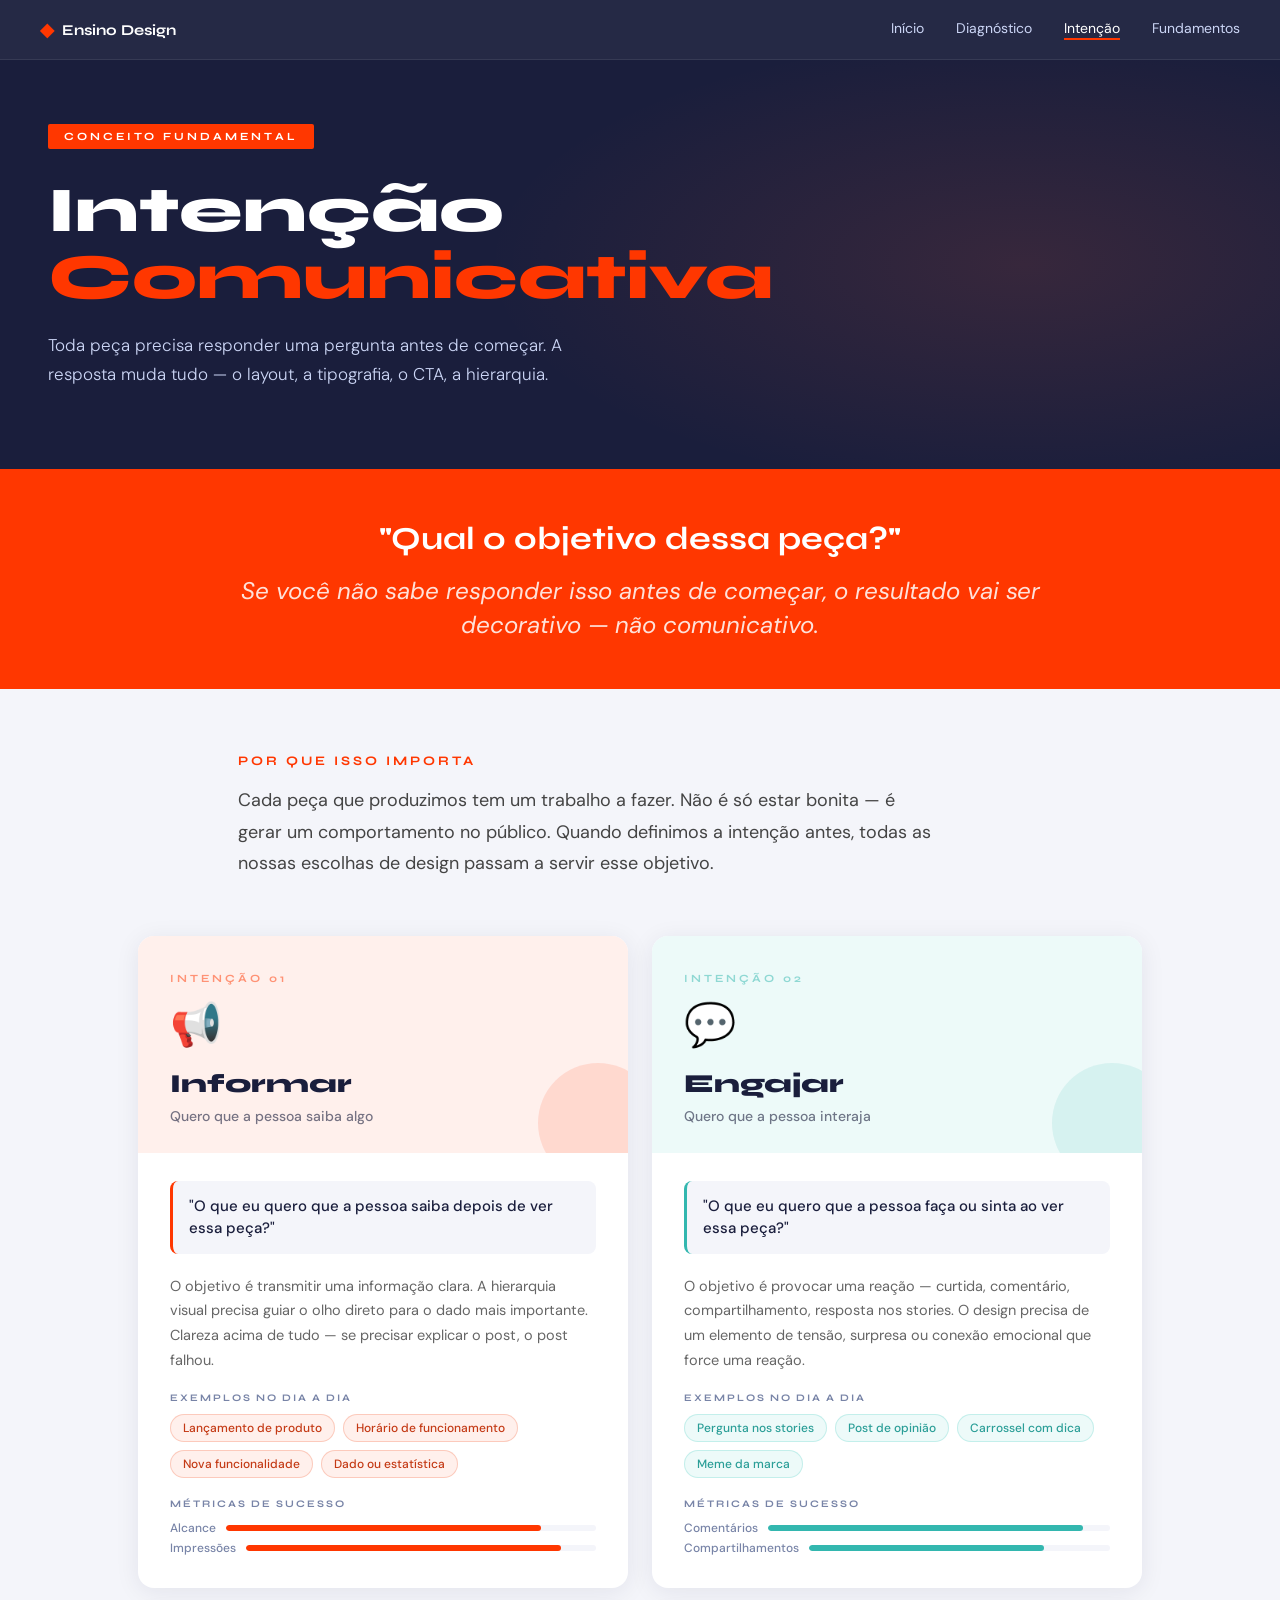
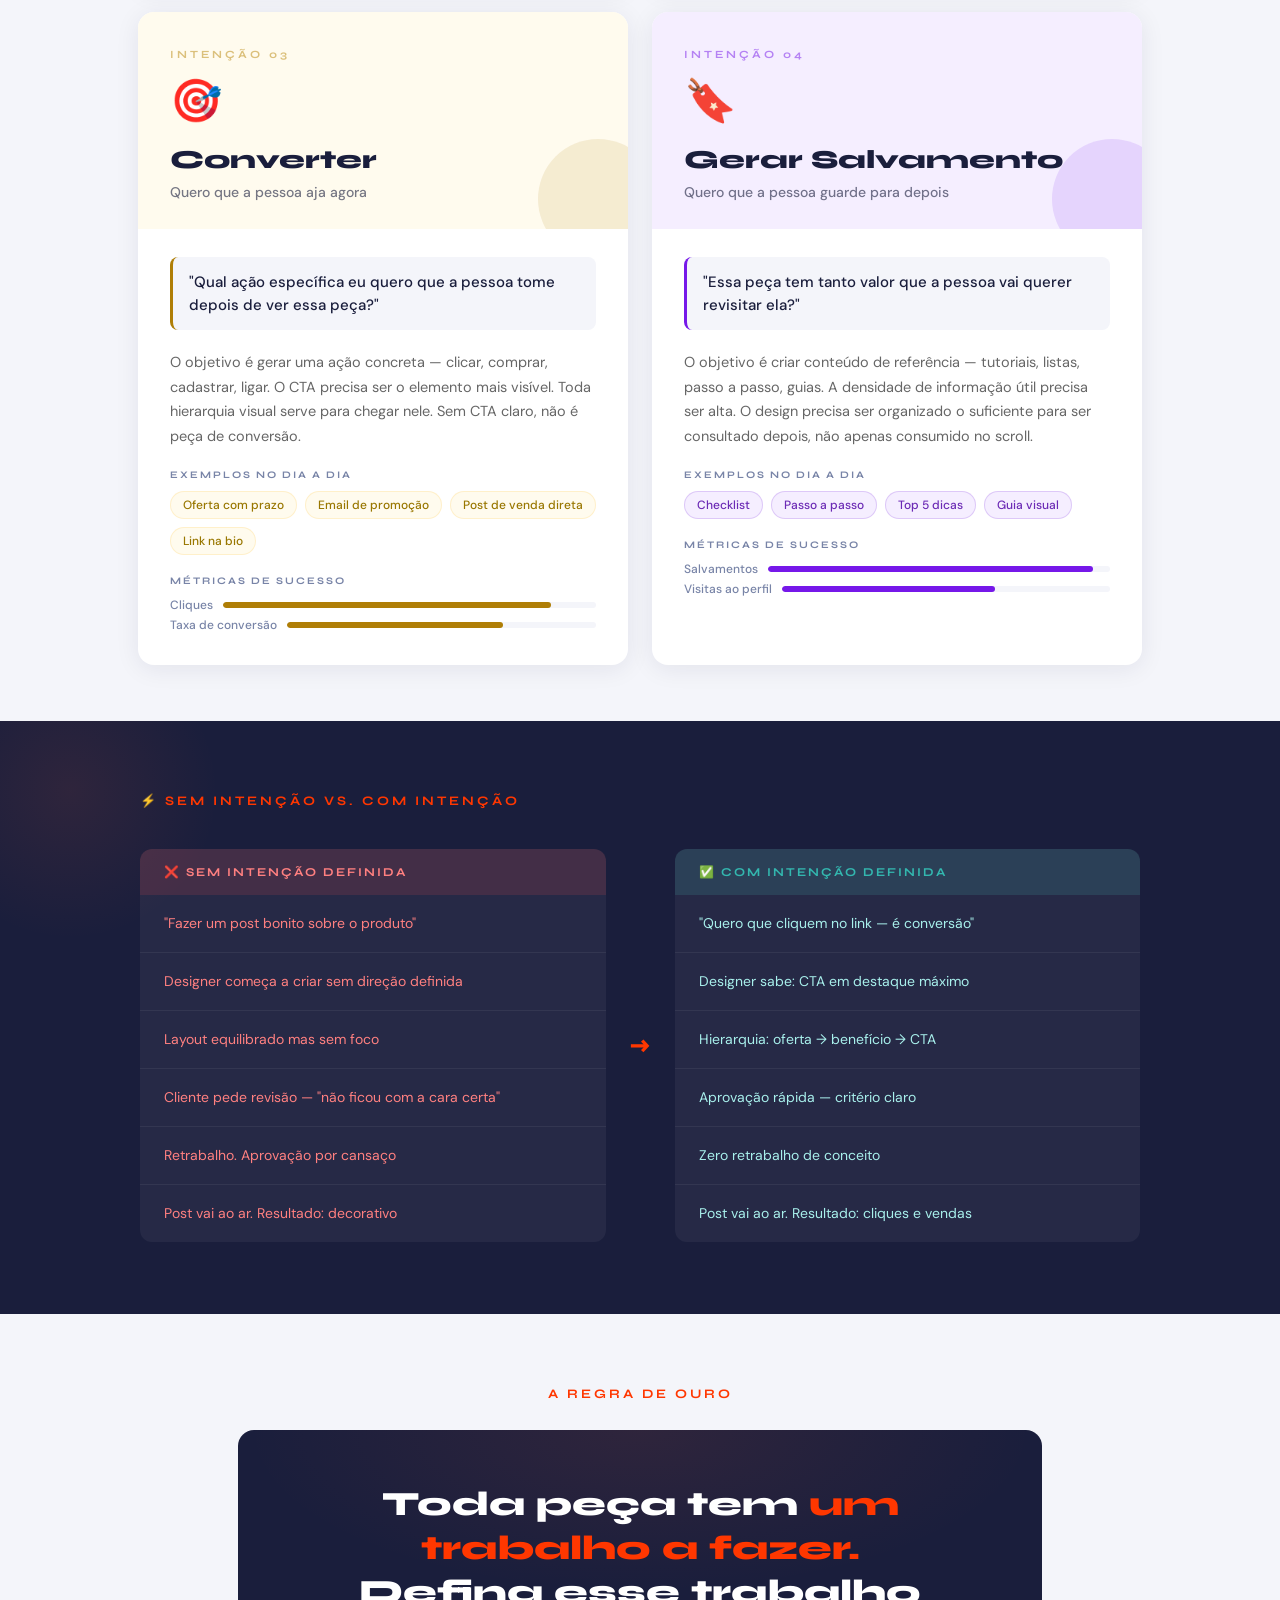
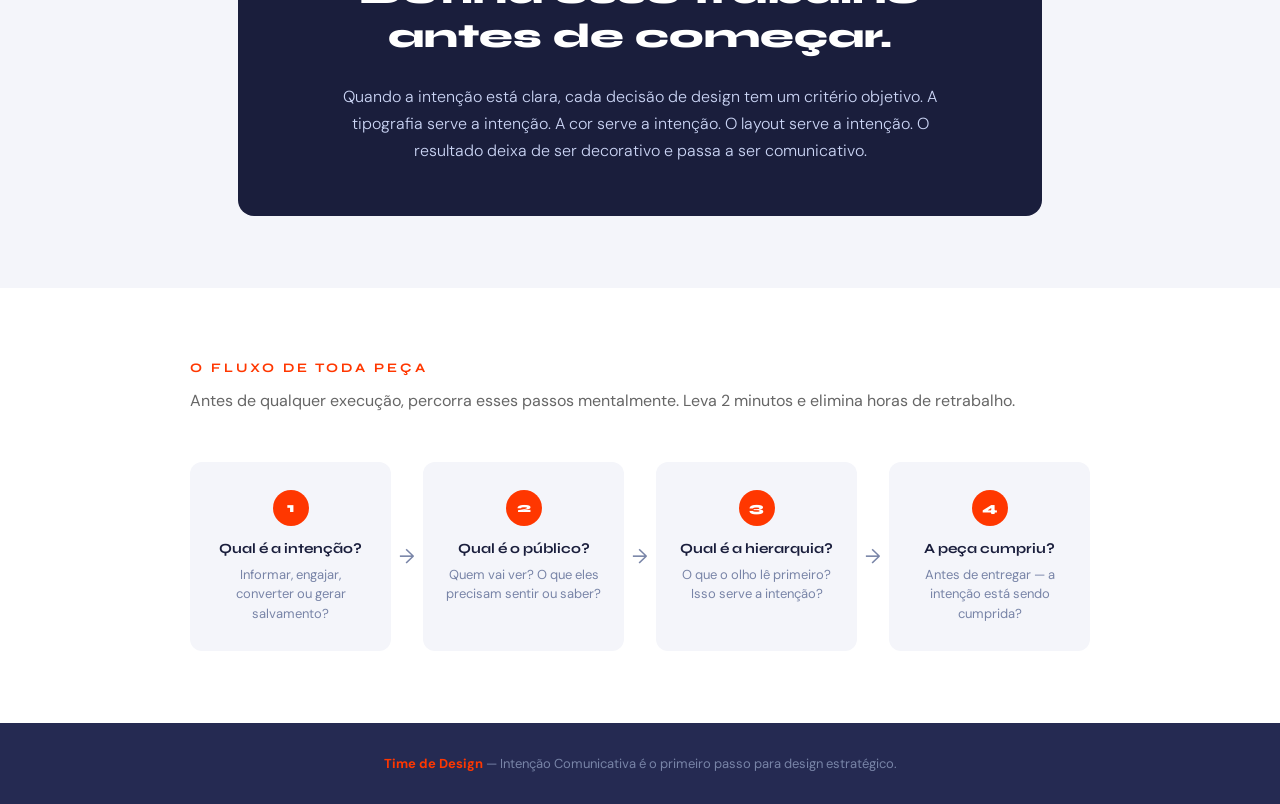
<file: intencao-comunicativa.html>
<!DOCTYPE html>
<html lang="pt-BR">

<head>
  <meta charset="UTF-8">
  <meta name="viewport" content="width=device-width, initial-scale=1.0">
  <title>Intenção Comunicativa no Design</title>
  <style>
    @import url('https://fonts.googleapis.com/css2?family=Syne:wght@400;600;700;800&family=DM+Sans:ital,wght@0,300;0,400;0,500;1,300&display=swap');

    *,
    *::before,
    *::after {
      box-sizing: border-box;
      margin: 0;
      padding: 0;
    }

    :root {
      --navy: #1A1E3C;
      --navy2: #252A52;
      --coral: #ff3700;
      --teal: #33b7af;
      --yellow: #af7e06;
      --violet: #7618e9;
      --white: #FFFFFF;
      --light: #CCD6F6;
      --slate: #7884a7;
      --bg: #F4F5FA;
    }

    html {
      scroll-behavior: smooth;
    }

    body {
      font-family: 'DM Sans', sans-serif;
      background: var(--bg);
      color: var(--navy);
      min-height: 100vh;
      overflow-x: hidden;
    }

    /* ── HERO ── */
    .hero {
      background: var(--navy);
      padding: 64px 48px 80px;
      position: relative;
      overflow: hidden;
    }

    .hero::before {
      content: '';
      position: absolute;
      inset: 0;
      background: radial-gradient(ellipse 60% 80% at 80% 50%, #F4623A22 0%, transparent 70%);
    }

    .hero-tag {
      display: inline-block;
      background: var(--coral);
      color: #fff;
      font-family: 'Syne', sans-serif;
      font-size: 11px;
      font-weight: 700;
      letter-spacing: 3px;
      text-transform: uppercase;
      padding: 6px 16px;
      border-radius: 2px;
      margin-bottom: 28px;
    }

    .hero h1 {
      font-family: 'Syne', sans-serif;
      font-size: clamp(38px, 5vw, 64px);
      font-weight: 800;
      color: var(--white);
      line-height: 1.05;
      max-width: 680px;
      margin-bottom: 20px;
      position: relative;
    }

    .hero h1 span {
      color: var(--coral);
    }

    .hero p {
      color: var(--light);
      font-size: 17px;
      font-weight: 300;
      max-width: 520px;
      line-height: 1.7;
      position: relative;
    }

    /* ── THE QUESTION ── */
    .question-section {
      background: var(--coral);
      padding: 48px;
      text-align: center;
    }

    .question-section p {
      font-family: 'Syne', sans-serif;
      font-size: clamp(20px, 3vw, 32px);
      font-weight: 700;
      color: #fff;
      max-width: 800px;
      margin: 0 auto;
      line-height: 1.4;
    }

    .question-section p em {
      display: block;
      font-style: italic;
      font-weight: 400;
      font-family: 'DM Sans', sans-serif;
      font-size: 0.75em;
      margin-top: 12px;
      opacity: 0.85;
    }

    /* ── INTRO TEXT ── */
    .intro {
      padding: 64px 48px 0;
      max-width: 900px;
      margin: 0 auto;
    }

    .intro h2 {
      font-family: 'Syne', sans-serif;
      font-size: 13px;
      font-weight: 700;
      letter-spacing: 3px;
      text-transform: uppercase;
      color: var(--coral);
      margin-bottom: 16px;
    }

    .intro p {
      font-size: 18px;
      line-height: 1.75;
      color: #444;
      max-width: 700px;
    }

    /* ── GRID CARDS ── */
    .cards-section {
      padding: 56px 48px;
      max-width: 1100px;
      margin: 0 auto;
    }

    .cards-grid {
      display: grid;
      grid-template-columns: repeat(2, 1fr);
      gap: 24px;
    }

    .card {
      background: var(--white);
      border-radius: 16px;
      overflow: hidden;
      box-shadow: 0 4px 24px rgba(26, 30, 60, 0.08);
      display: flex;
      flex-direction: column;
      transition: transform 0.3s ease, box-shadow 0.3s ease;
      cursor: default;
    }

    .card:hover {
      transform: translateY(-6px);
      box-shadow: 0 16px 40px rgba(26, 30, 60, 0.14);
    }

    .card-top {
      padding: 36px 32px 28px;
      position: relative;
      overflow: hidden;
    }

    .card-top::after {
      content: '';
      position: absolute;
      bottom: -30px;
      right: -30px;
      width: 120px;
      height: 120px;
      border-radius: 50%;
      opacity: 0.12;
      background: currentColor;
    }

    .card-1 .card-top {
      background: #FFF0EC;
    }

    .card-2 .card-top {
      background: #EDFAF9;
    }

    .card-3 .card-top {
      background: #FFFBEE;
    }

    .card-4 .card-top {
      background: #F5EEFF;
    }

    .card-1 .card-top::after {
      color: var(--coral);
    }

    .card-2 .card-top::after {
      color: var(--teal);
    }

    .card-3 .card-top::after {
      color: var(--yellow);
    }

    .card-4 .card-top::after {
      color: var(--violet);
    }

    .card-number {
      font-family: 'Syne', sans-serif;
      font-size: 11px;
      font-weight: 700;
      letter-spacing: 3px;
      text-transform: uppercase;
      margin-bottom: 12px;
      opacity: 0.5;
    }

    .card-1 .card-number {
      color: var(--coral);
    }

    .card-2 .card-number {
      color: var(--teal);
    }

    .card-3 .card-number {
      color: #B8860B;
    }

    .card-4 .card-number {
      color: var(--violet);
    }

    .card-emoji {
      font-size: 42px;
      margin-bottom: 16px;
      display: block;
    }

    .card-title {
      font-family: 'Syne', sans-serif;
      font-size: 26px;
      font-weight: 800;
      color: var(--navy);
      margin-bottom: 8px;
    }

    .card-subtitle {
      font-size: 14px;
      font-weight: 500;
      opacity: 0.6;
      color: var(--navy);
    }

    .card-body {
      padding: 28px 32px 32px;
      flex: 1;
      display: flex;
      flex-direction: column;
      gap: 20px;
    }

    .card-question {
      font-size: 15px;
      font-weight: 500;
      color: var(--navy);
      line-height: 1.5;
      padding: 14px 16px;
      border-radius: 8px;
      background: var(--bg);
      border-left: 3px solid;
    }

    .card-1 .card-question {
      border-color: var(--coral);
    }

    .card-2 .card-question {
      border-color: var(--teal);
    }

    .card-3 .card-question {
      border-color: var(--yellow);
    }

    .card-4 .card-question {
      border-color: var(--violet);
    }

    .card-desc {
      font-size: 14.5px;
      line-height: 1.7;
      color: #666;
    }

    .examples-label {
      font-family: 'Syne', sans-serif;
      font-size: 10px;
      font-weight: 700;
      letter-spacing: 2px;
      text-transform: uppercase;
      color: var(--slate);
      margin-bottom: 10px;
    }

    .examples {
      display: flex;
      flex-wrap: wrap;
      gap: 8px;
    }

    .tag {
      font-size: 12px;
      font-weight: 500;
      padding: 5px 12px;
      border-radius: 100px;
      border: 1.5px solid;
    }

    .card-1 .tag {
      border-color: #F4623A44;
      color: #C43A15;
      background: #FFF0EC;
    }

    .card-2 .tag {
      border-color: #4ECDC444;
      color: #2A9E97;
      background: #EDFAF9;
    }

    .card-3 .tag {
      border-color: #FFD16644;
      color: #997700;
      background: #FFFBEE;
    }

    .card-4 .tag {
      border-color: #9B5DE544;
      color: #6B2AB5;
      background: #F5EEFF;
    }

    .metric-row {
      display: flex;
      align-items: center;
      gap: 10px;
      margin-top: 4px;
    }

    .metric-label {
      font-size: 12px;
      color: var(--slate);
      font-weight: 500;
    }

    .metric-bar {
      flex: 1;
      height: 6px;
      background: var(--bg);
      border-radius: 99px;
      overflow: hidden;
    }

    .metric-fill {
      height: 100%;
      border-radius: 99px;
      transition: width 1s ease;
    }

    .card-1 .metric-fill {
      background: var(--coral);
    }

    .card-2 .metric-fill {
      background: var(--teal);
    }

    .card-3 .metric-fill {
      background: var(--yellow);
    }

    .card-4 .metric-fill {
      background: var(--violet);
    }

    /* ── WRONG VS RIGHT ── */
    .compare-section {
      background: var(--navy);
      padding: 72px 48px;
      position: relative;
      overflow: hidden;
    }

    .compare-section::before {
      content: '';
      position: absolute;
      top: -80px;
      left: -80px;
      width: 300px;
      height: 300px;
      border-radius: 50%;
      background: radial-gradient(circle, #F4623A18, transparent 70%);
    }

    .compare-inner {
      max-width: 1000px;
      margin: 0 auto;
    }

    .compare-inner>h2 {
      font-family: 'Syne', sans-serif;
      font-size: 13px;
      font-weight: 700;
      letter-spacing: 3px;
      text-transform: uppercase;
      color: var(--coral);
      margin-bottom: 40px;
    }

    .compare-grid {
      display: grid;
      grid-template-columns: 1fr auto 1fr;
      gap: 24px;
      align-items: center;
    }

    .compare-col {
      background: rgba(255, 255, 255, 0.05);
      border-radius: 12px;
      overflow: hidden;
    }

    .compare-col-header {
      padding: 16px 24px;
      font-family: 'Syne', sans-serif;
      font-size: 12px;
      font-weight: 700;
      letter-spacing: 2px;
      text-transform: uppercase;
    }

    .compare-col.bad .compare-col-header {
      background: #FF4D4D22;
      color: #FF8080;
    }

    .compare-col.good .compare-col-header {
      background: #4ECDC422;
      color: var(--teal);
    }

    .compare-item {
      padding: 18px 24px;
      border-bottom: 1px solid rgba(255, 255, 255, 0.06);
      font-size: 14px;
      line-height: 1.5;
    }

    .compare-item:last-child {
      border-bottom: none;
    }

    .compare-col.bad .compare-item {
      color: #ff8080;
    }

    .compare-col.good .compare-item {
      color: #a8f0ec;
    }

    .compare-vs {
      font-family: 'Syne', sans-serif;
      font-size: 22px;
      font-weight: 800;
      color: var(--coral);
      text-align: center;
    }

    /* ── THE RULE ── */
    .rule-section {
      padding: 72px 48px;
      max-width: 900px;
      margin: 0 auto;
      text-align: center;
    }

    .rule-section h2 {
      font-family: 'Syne', sans-serif;
      font-size: 13px;
      font-weight: 700;
      letter-spacing: 3px;
      text-transform: uppercase;
      color: var(--coral);
      margin-bottom: 28px;
    }

    .rule-box {
      background: var(--navy);
      border-radius: 16px;
      padding: 52px 48px;
      position: relative;
      overflow: hidden;
    }

    .rule-box::before {
      content: '';
      position: absolute;
      inset: 0;
      background: radial-gradient(ellipse 70% 60% at 50% 0%, #F4623A18, transparent 70%);
    }

    .rule-box blockquote {
      font-family: 'Syne', sans-serif;
      font-size: clamp(22px, 3vw, 34px);
      font-weight: 800;
      color: var(--white);
      line-height: 1.3;
      position: relative;
      margin-bottom: 24px;
    }

    .rule-box blockquote span {
      color: var(--coral);
    }

    .rule-box p {
      color: var(--light);
      font-size: 16px;
      line-height: 1.7;
      font-weight: 300;
      position: relative;
      max-width: 600px;
      margin: 0 auto;
    }

    /* ── FLOW DIAGRAM ── */
    .flow-section {
      padding: 72px 48px;
      background: var(--white);
    }

    .flow-inner {
      max-width: 900px;
      margin: 0 auto;
    }

    .flow-inner>h2 {
      font-family: 'Syne', sans-serif;
      font-size: 13px;
      font-weight: 700;
      letter-spacing: 3px;
      text-transform: uppercase;
      color: var(--coral);
      margin-bottom: 12px;
    }

    .flow-inner>p {
      font-size: 16px;
      color: #666;
      margin-bottom: 48px;
      line-height: 1.6;
    }

    .flow {
      display: flex;
      align-items: stretch;
      gap: 0;
      flex-wrap: nowrap;
    }

    .flow-step {
      flex: 1;
      background: var(--bg);
      border-radius: 12px;
      padding: 28px 20px;
      text-align: center;
      position: relative;
      min-width: 0;
    }

    .flow-step+.flow-arrow {
      display: flex;
      align-items: center;
      padding: 0 8px;
      color: var(--slate);
      font-size: 20px;
      flex-shrink: 0;
    }

    .flow-step-num {
      width: 36px;
      height: 36px;
      background: var(--coral);
      color: #fff;
      border-radius: 50%;
      display: flex;
      align-items: center;
      justify-content: center;
      font-family: 'Syne', sans-serif;
      font-weight: 800;
      font-size: 14px;
      margin: 0 auto 14px;
    }

    .flow-step h3 {
      font-family: 'Syne', sans-serif;
      font-size: 14px;
      font-weight: 700;
      color: var(--navy);
      margin-bottom: 8px;
    }

    .flow-step p {
      font-size: 13px;
      color: var(--slate);
      line-height: 1.5;
    }

    /* ── FOOTER ── */
    footer {
      background: var(--navy2);
      padding: 32px 48px;
      text-align: center;
      color: var(--slate);
      font-size: 13px;
    }

    footer strong {
      color: var(--coral);
    }

    /* ── ANIMATIONS ── */
    .fade-in {
      opacity: 0;
      transform: translateY(24px);
      transition: opacity 0.6s ease, transform 0.6s ease;
    }

    .fade-in.visible {
      opacity: 1;
      transform: translateY(0);
    }

    @media (max-width: 720px) {
      .cards-grid {
        grid-template-columns: 1fr;
      }

      .compare-grid {
        grid-template-columns: 1fr;
      }

      .compare-vs {
        display: none;
      }

      .flow {
        flex-direction: column;
      }

      .flow-arrow {
        display: none !important;
      }

      .hero,
      .question-section,
      .intro,
      .cards-section,
      .compare-section,
      .rule-section,
      .flow-section {
        padding: 40px 24px;
      }
    }

  /* ── GLOBAL NAV HEADER ── */
  .site-header {
    position: fixed;
    top: 0; left: 0; right: 0;
    height: 60px;
    background: rgba(26, 30, 60, 0.95);
    backdrop-filter: blur(8px);
    -webkit-backdrop-filter: blur(8px);
    border-bottom: 1px solid rgba(255,255,255,0.08);
    display: flex;
    align-items: center;
    justify-content: space-between;
    padding: 0 40px;
    z-index: 200;
  }
  .site-header-logo {
    font-family: 'Syne', sans-serif;
    font-weight: 700;
    font-size: 15px;
    color: var(--white);
    text-decoration: none;
    display: flex;
    align-items: center;
    gap: 8px;
  }
  .site-header-logo-mark {
    color: var(--coral);
    font-size: 18px;
  }
  .site-header-nav {
    display: flex;
    align-items: center;
    gap: 32px;
  }
  .site-header-nav a {
    font-family: 'DM Sans', sans-serif;
    font-size: 14px;
    color: var(--light);
    text-decoration: none;
    position: relative;
    padding-bottom: 3px;
    transition: color 0.2s;
  }
  .site-header-nav a::after {
    content: '';
    position: absolute;
    bottom: 0; left: 0; right: 0;
    height: 2px;
    background: var(--coral);
    transform: scaleX(0);
    transition: transform 0.2s;
  }
  .site-header-nav a:hover,
  .site-header-nav a.active { color: var(--white); }
  .site-header-nav a:hover::after,
  .site-header-nav a.active::after { transform: scaleX(1); }
  .nav-hamburger {
    display: none;
    background: none;
    border: none;
    color: var(--white);
    font-size: 22px;
    cursor: pointer;
    padding: 4px 8px;
    line-height: 1;
  }
  .nav-mobile {
    display: none;
    position: fixed;
    top: 60px; left: 0; right: 0;
    background: var(--navy2, #252A52);
    flex-direction: column;
    padding: 8px 0;
    z-index: 199;
    border-bottom: 2px solid var(--coral);
  }
  .nav-mobile.open { display: flex; }
  .nav-mobile a {
    font-family: 'DM Sans', sans-serif;
    font-size: 16px;
    color: var(--light);
    text-decoration: none;
    padding: 14px 40px;
    transition: background 0.15s, color 0.15s;
  }
  .nav-mobile a:hover,
  .nav-mobile a.active {
    background: rgba(244,98,58,0.1);
    color: var(--white);
  }
  @media (max-width: 768px) {
    .site-header { padding: 0 24px; }
    .site-header-nav { display: none; }
    .nav-hamburger { display: block; }
  }
  body { padding-top: 60px; }
  </style>
</head>

<body>

  <header class="site-header">
    <a href="index.html" class="site-header-logo">
      <span class="site-header-logo-mark">◆</span>
      Ensino Design
    </a>
    <nav class="site-header-nav" aria-label="Navegação principal">
      <a href="index.html">Início</a>
      <a href="diagnostico-time-design.html">Diagnóstico</a>
      <a href="intencao-comunicativa.html" class="active">Intenção</a>
      <a href="fundamentosdodesign.html">Fundamentos</a>
    </nav>
    <button class="nav-hamburger" id="nav-hamburger" aria-label="Menu" aria-expanded="false">≡</button>
  </header>
  <nav class="nav-mobile" id="nav-mobile" aria-label="Navegação mobile">
    <a href="index.html">Início</a>
    <a href="fundamentosdodesign.html">Fundamentos</a>
    <a href="diagnostico-time-design.html">Diagnóstico</a>
    <a href="intencao-comunicativa.html" class="active">Intenção</a>
  </nav>

  <!-- HERO -->
  <section class="hero">
    <div class="hero-tag">Conceito Fundamental</div>
    <h1>Intenção<br><span>Comunicativa</span></h1>
    <p>Toda peça precisa responder uma pergunta antes de começar. A resposta muda tudo — o layout, a tipografia, o CTA,
      a hierarquia.</p>
  </section>

  <!-- THE QUESTION -->
  <div class="question-section">
    <p>
      "Qual o objetivo dessa peça?"
      <em>Se você não sabe responder isso antes de começar, o resultado vai ser decorativo — não comunicativo.</em>
    </p>
  </div>

  <!-- INTRO -->
  <div class="intro fade-in">
    <h2>Por que isso importa</h2>
    <p>Cada peça que produzimos tem um trabalho a fazer. Não é só estar bonita — é gerar um comportamento no público.
      Quando definimos a intenção antes, todas as nossas escolhas de design passam a servir esse objetivo.</p>
  </div>

  <!-- CARDS -->
  <section class="cards-section">
    <div class="cards-grid">

      <!-- INFORMAR -->
      <div class="card card-1 fade-in">
        <div class="card-top">
          <div class="card-number">Intenção 01</div>
          <span class="card-emoji">📢</span>
          <div class="card-title">Informar</div>
          <div class="card-subtitle">Quero que a pessoa saiba algo</div>
        </div>
        <div class="card-body">
          <div class="card-question">
            "O que eu quero que a pessoa saiba depois de ver essa peça?"
          </div>
          <div class="card-desc">
            O objetivo é transmitir uma informação clara. A hierarquia visual precisa guiar o olho direto para o dado
            mais importante. Clareza acima de tudo — se precisar explicar o post, o post falhou.
          </div>
          <div>
            <div class="examples-label">Exemplos no dia a dia</div>
            <div class="examples">
              <span class="tag">Lançamento de produto</span>
              <span class="tag">Horário de funcionamento</span>
              <span class="tag">Nova funcionalidade</span>
              <span class="tag">Dado ou estatística</span>
            </div>
          </div>
          <div>
            <div class="examples-label">Métricas de sucesso</div>
            <div class="metric-row">
              <span class="metric-label">Alcance</span>
              <div class="metric-bar">
                <div class="metric-fill" style="width:85%"></div>
              </div>
            </div>
            <div class="metric-row">
              <span class="metric-label">Impressões</span>
              <div class="metric-bar">
                <div class="metric-fill" style="width:90%"></div>
              </div>
            </div>
          </div>
        </div>
      </div>

      <!-- ENGAJAR -->
      <div class="card card-2 fade-in">
        <div class="card-top">
          <div class="card-number">Intenção 02</div>
          <span class="card-emoji">💬</span>
          <div class="card-title">Engajar</div>
          <div class="card-subtitle">Quero que a pessoa interaja</div>
        </div>
        <div class="card-body">
          <div class="card-question">
            "O que eu quero que a pessoa faça ou sinta ao ver essa peça?"
          </div>
          <div class="card-desc">
            O objetivo é provocar uma reação — curtida, comentário, compartilhamento, resposta nos stories. O design
            precisa de um elemento de tensão, surpresa ou conexão emocional que force uma reação.
          </div>
          <div>
            <div class="examples-label">Exemplos no dia a dia</div>
            <div class="examples">
              <span class="tag">Pergunta nos stories</span>
              <span class="tag">Post de opinião</span>
              <span class="tag">Carrossel com dica</span>
              <span class="tag">Meme da marca</span>
            </div>
          </div>
          <div>
            <div class="examples-label">Métricas de sucesso</div>
            <div class="metric-row">
              <span class="metric-label">Comentários</span>
              <div class="metric-bar">
                <div class="metric-fill" style="width:92%"></div>
              </div>
            </div>
            <div class="metric-row">
              <span class="metric-label">Compartilhamentos</span>
              <div class="metric-bar">
                <div class="metric-fill" style="width:78%"></div>
              </div>
            </div>
          </div>
        </div>
      </div>

      <!-- CONVERTER -->
      <div class="card card-3 fade-in">
        <div class="card-top">
          <div class="card-number">Intenção 03</div>
          <span class="card-emoji">🎯</span>
          <div class="card-title">Converter</div>
          <div class="card-subtitle">Quero que a pessoa aja agora</div>
        </div>
        <div class="card-body">
          <div class="card-question">
            "Qual ação específica eu quero que a pessoa tome depois de ver essa peça?"
          </div>
          <div class="card-desc">
            O objetivo é gerar uma ação concreta — clicar, comprar, cadastrar, ligar. O CTA precisa ser o elemento mais
            visível. Toda hierarquia visual serve para chegar nele. Sem CTA claro, não é peça de conversão.
          </div>
          <div>
            <div class="examples-label">Exemplos no dia a dia</div>
            <div class="examples">
              <span class="tag">Oferta com prazo</span>
              <span class="tag">Email de promoção</span>
              <span class="tag">Post de venda direta</span>
              <span class="tag">Link na bio</span>
            </div>
          </div>
          <div>
            <div class="examples-label">Métricas de sucesso</div>
            <div class="metric-row">
              <span class="metric-label">Cliques</span>
              <div class="metric-bar">
                <div class="metric-fill" style="width:88%"></div>
              </div>
            </div>
            <div class="metric-row">
              <span class="metric-label">Taxa de conversão</span>
              <div class="metric-bar">
                <div class="metric-fill" style="width:70%"></div>
              </div>
            </div>
          </div>
        </div>
      </div>

      <!-- SALVAR -->
      <div class="card card-4 fade-in">
        <div class="card-top">
          <div class="card-number">Intenção 04</div>
          <span class="card-emoji">🔖</span>
          <div class="card-title">Gerar Salvamento</div>
          <div class="card-subtitle">Quero que a pessoa guarde para depois</div>
        </div>
        <div class="card-body">
          <div class="card-question">
            "Essa peça tem tanto valor que a pessoa vai querer revisitar ela?"
          </div>
          <div class="card-desc">
            O objetivo é criar conteúdo de referência — tutoriais, listas, passo a passo, guias. A densidade de
            informação útil precisa ser alta. O design precisa ser organizado o suficiente para ser consultado depois,
            não apenas consumido no scroll.
          </div>
          <div>
            <div class="examples-label">Exemplos no dia a dia</div>
            <div class="examples">
              <span class="tag">Checklist</span>
              <span class="tag">Passo a passo</span>
              <span class="tag">Top 5 dicas</span>
              <span class="tag">Guia visual</span>
            </div>
          </div>
          <div>
            <div class="examples-label">Métricas de sucesso</div>
            <div class="metric-row">
              <span class="metric-label">Salvamentos</span>
              <div class="metric-bar">
                <div class="metric-fill" style="width:95%"></div>
              </div>
            </div>
            <div class="metric-row">
              <span class="metric-label">Visitas ao perfil</span>
              <div class="metric-bar">
                <div class="metric-fill" style="width:65%"></div>
              </div>
            </div>
          </div>
        </div>
      </div>

    </div>
  </section>

  <!-- COMPARE WRONG VS RIGHT -->
  <section class="compare-section">
    <div class="compare-inner">
      <h2>⚡ Sem intenção vs. Com intenção</h2>
      <div class="compare-grid fade-in">
        <div class="compare-col bad">
          <div class="compare-col-header">❌ Sem intenção definida</div>
          <div class="compare-item">"Fazer um post bonito sobre o produto"</div>
          <div class="compare-item">Designer começa a criar sem direção definida</div>
          <div class="compare-item">Layout equilibrado mas sem foco</div>
          <div class="compare-item">Cliente pede revisão — "não ficou com a cara certa"</div>
          <div class="compare-item">Retrabalho. Aprovação por cansaço</div>
          <div class="compare-item">Post vai ao ar. Resultado: decorativo</div>
        </div>
        <div class="compare-vs">→</div>
        <div class="compare-col good">
          <div class="compare-col-header">✅ Com intenção definida</div>
          <div class="compare-item">"Quero que cliquem no link — é conversão"</div>
          <div class="compare-item">Designer sabe: CTA em destaque máximo</div>
          <div class="compare-item">Hierarquia: oferta → benefício → CTA</div>
          <div class="compare-item">Aprovação rápida — critério claro</div>
          <div class="compare-item">Zero retrabalho de conceito</div>
          <div class="compare-item">Post vai ao ar. Resultado: cliques e vendas</div>
        </div>
      </div>
    </div>
  </section>

  <!-- THE RULE -->
  <section class="rule-section fade-in">
    <h2>A Regra de Ouro</h2>
    <div class="rule-box">
      <blockquote>
        Toda peça tem <span>um trabalho a fazer.</span><br>
        Defina esse trabalho antes de começar.
      </blockquote>
      <p>Quando a intenção está clara, cada decisão de design tem um critério objetivo. A tipografia serve a intenção. A
        cor serve a intenção. O layout serve a intenção. O resultado deixa de ser decorativo e passa a ser comunicativo.
      </p>
    </div>
  </section>

  <!-- FLOW DIAGRAM -->
  <section class="flow-section fade-in">
    <div class="flow-inner">
      <h2>O fluxo de toda peça</h2>
      <p>Antes de qualquer execução, percorra esses passos mentalmente. Leva 2 minutos e elimina horas de retrabalho.
      </p>
      <div class="flow">
        <div class="flow-step">
          <div class="flow-step-num">1</div>
          <h3>Qual é a intenção?</h3>
          <p>Informar, engajar, converter ou gerar salvamento?</p>
        </div>
        <div class="flow-arrow">→</div>
        <div class="flow-step">
          <div class="flow-step-num">2</div>
          <h3>Qual é o público?</h3>
          <p>Quem vai ver? O que eles precisam sentir ou saber?</p>
        </div>
        <div class="flow-arrow">→</div>
        <div class="flow-step">
          <div class="flow-step-num">3</div>
          <h3>Qual é a hierarquia?</h3>
          <p>O que o olho lê primeiro? Isso serve a intenção?</p>
        </div>
        <div class="flow-arrow">→</div>
        <div class="flow-step">
          <div class="flow-step-num">4</div>
          <h3>A peça cumpriu?</h3>
          <p>Antes de entregar — a intenção está sendo cumprida?</p>
        </div>
      </div>
    </div>
  </section>

  <!-- FOOTER -->
  <footer>
    <strong>Time de Design</strong> — Intenção Comunicativa é o primeiro passo para design estratégico.
  </footer>

  <script>
    const observer = new IntersectionObserver((entries) => {
      entries.forEach((entry, i) => {
        if (entry.isIntersecting) {
          setTimeout(() => {
            entry.target.classList.add('visible');
          }, 100);
          observer.unobserve(entry.target);
        }
      });
    }, { threshold: 0.12 });

    document.querySelectorAll('.fade-in').forEach(el => observer.observe(el));

    // Stagger card animations
    document.querySelectorAll('.card.fade-in').forEach((card, i) => {
      const orig = card.style.transitionDelay || '0s';
      card.style.transitionDelay = (i * 0.12) + 's';
    });

    const hamburger = document.getElementById('nav-hamburger');
    const mobileMenu = document.getElementById('nav-mobile');
    hamburger.addEventListener('click', () => {
      const isOpen = mobileMenu.classList.toggle('open');
      hamburger.setAttribute('aria-expanded', isOpen);
      hamburger.textContent = isOpen ? '✕' : '≡';
    });
  </script>
</body>

</html>
</file>
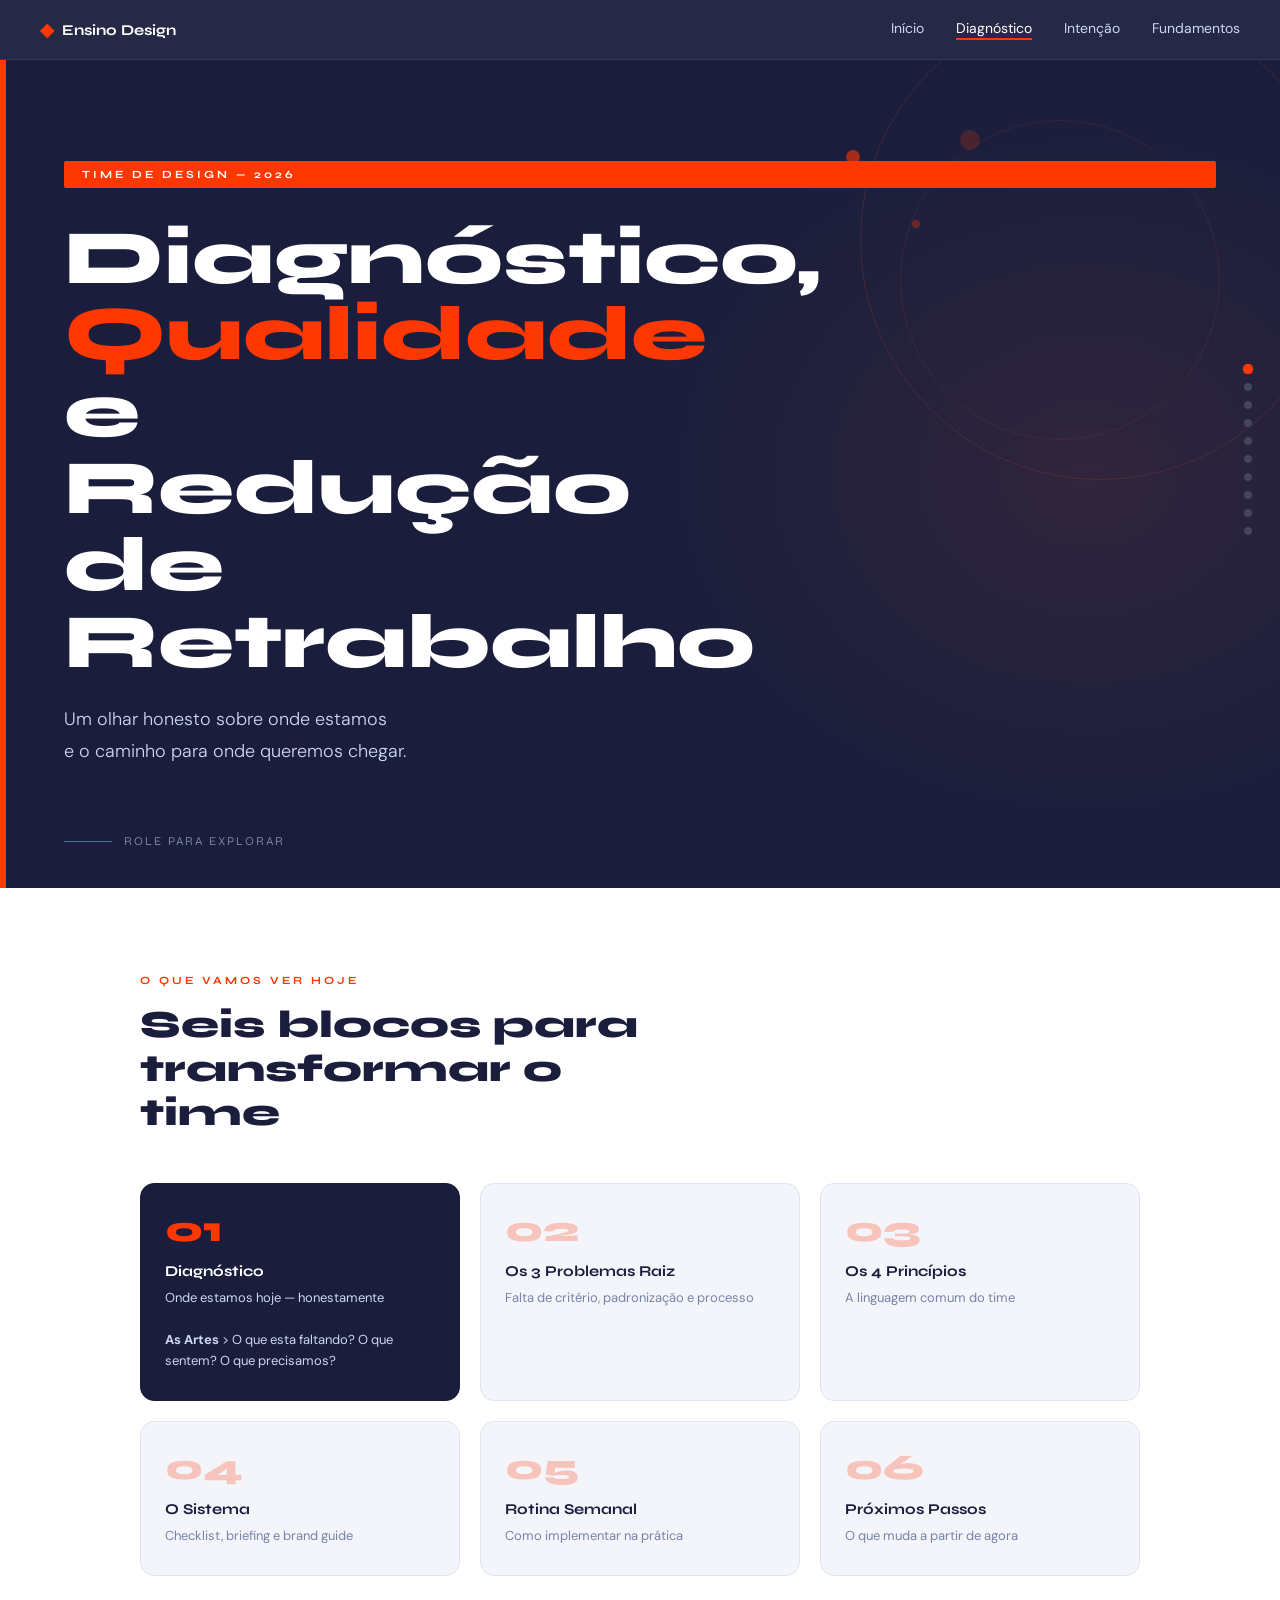
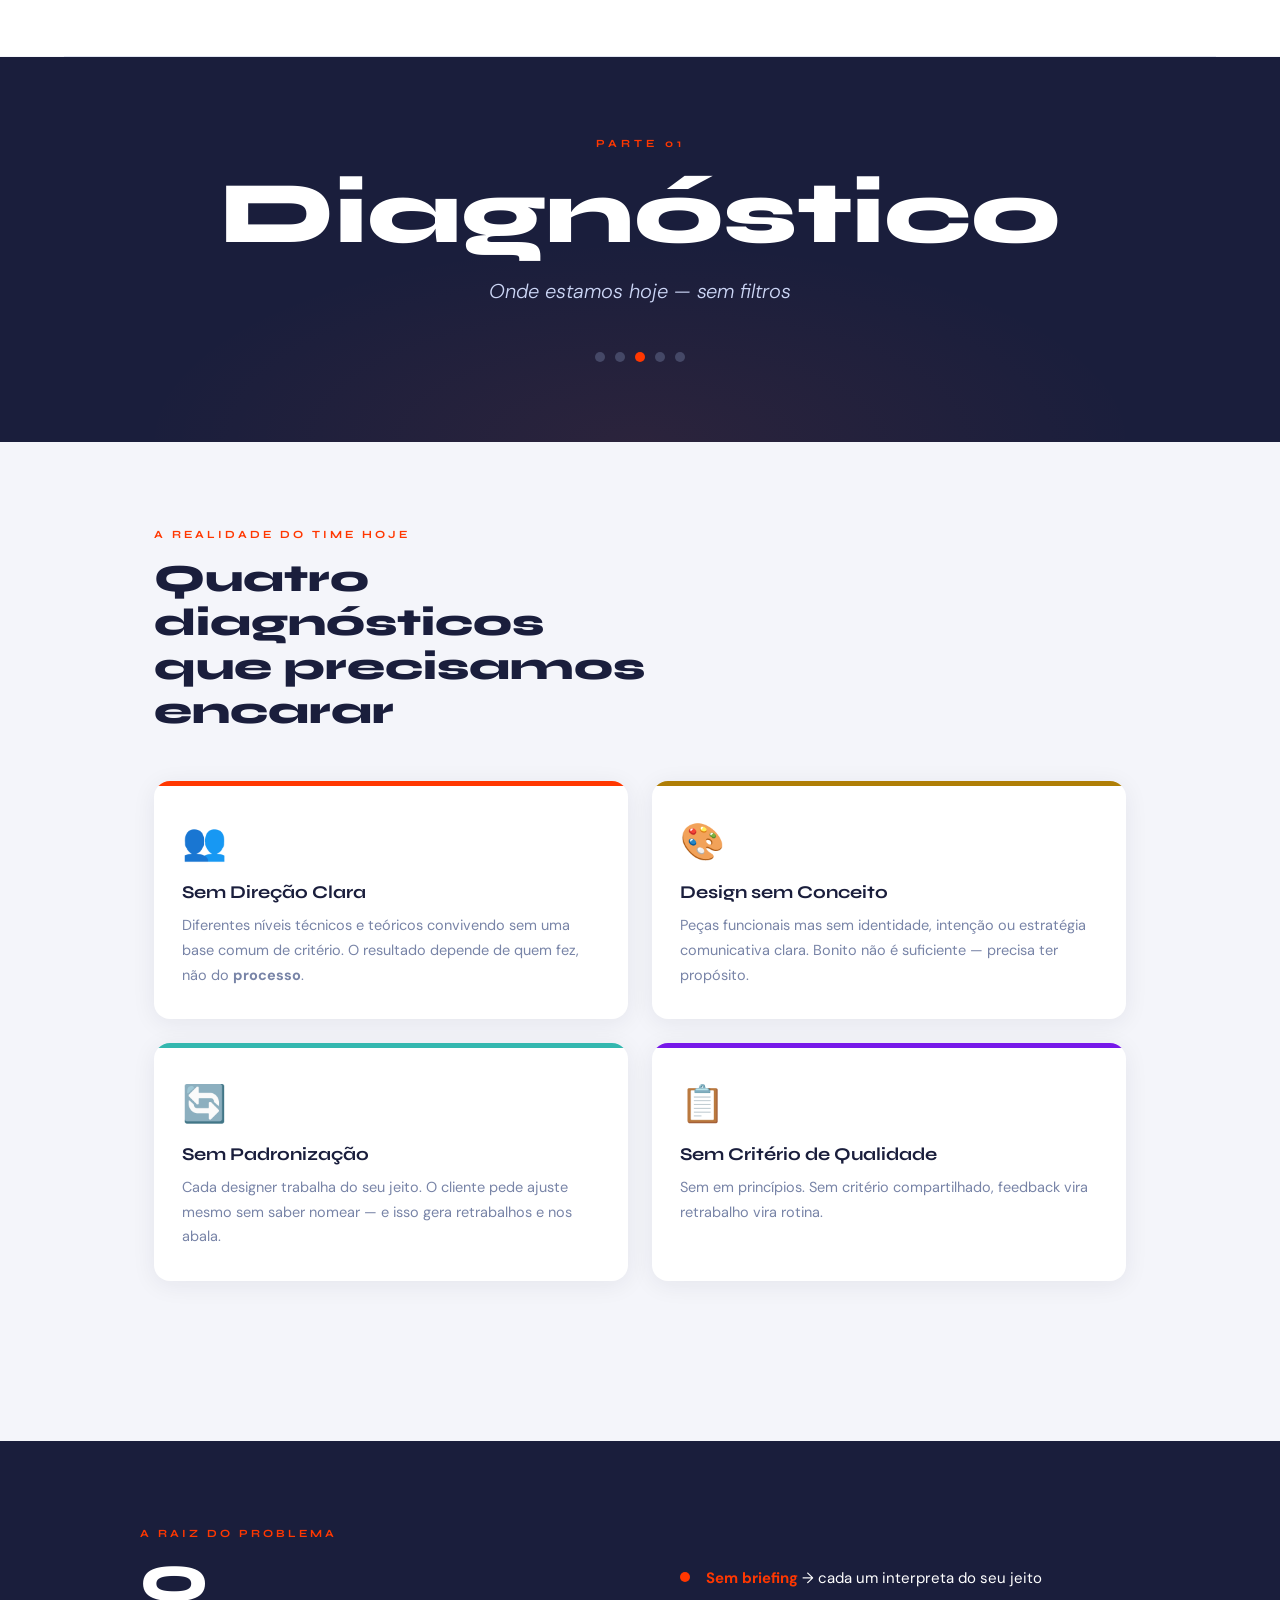
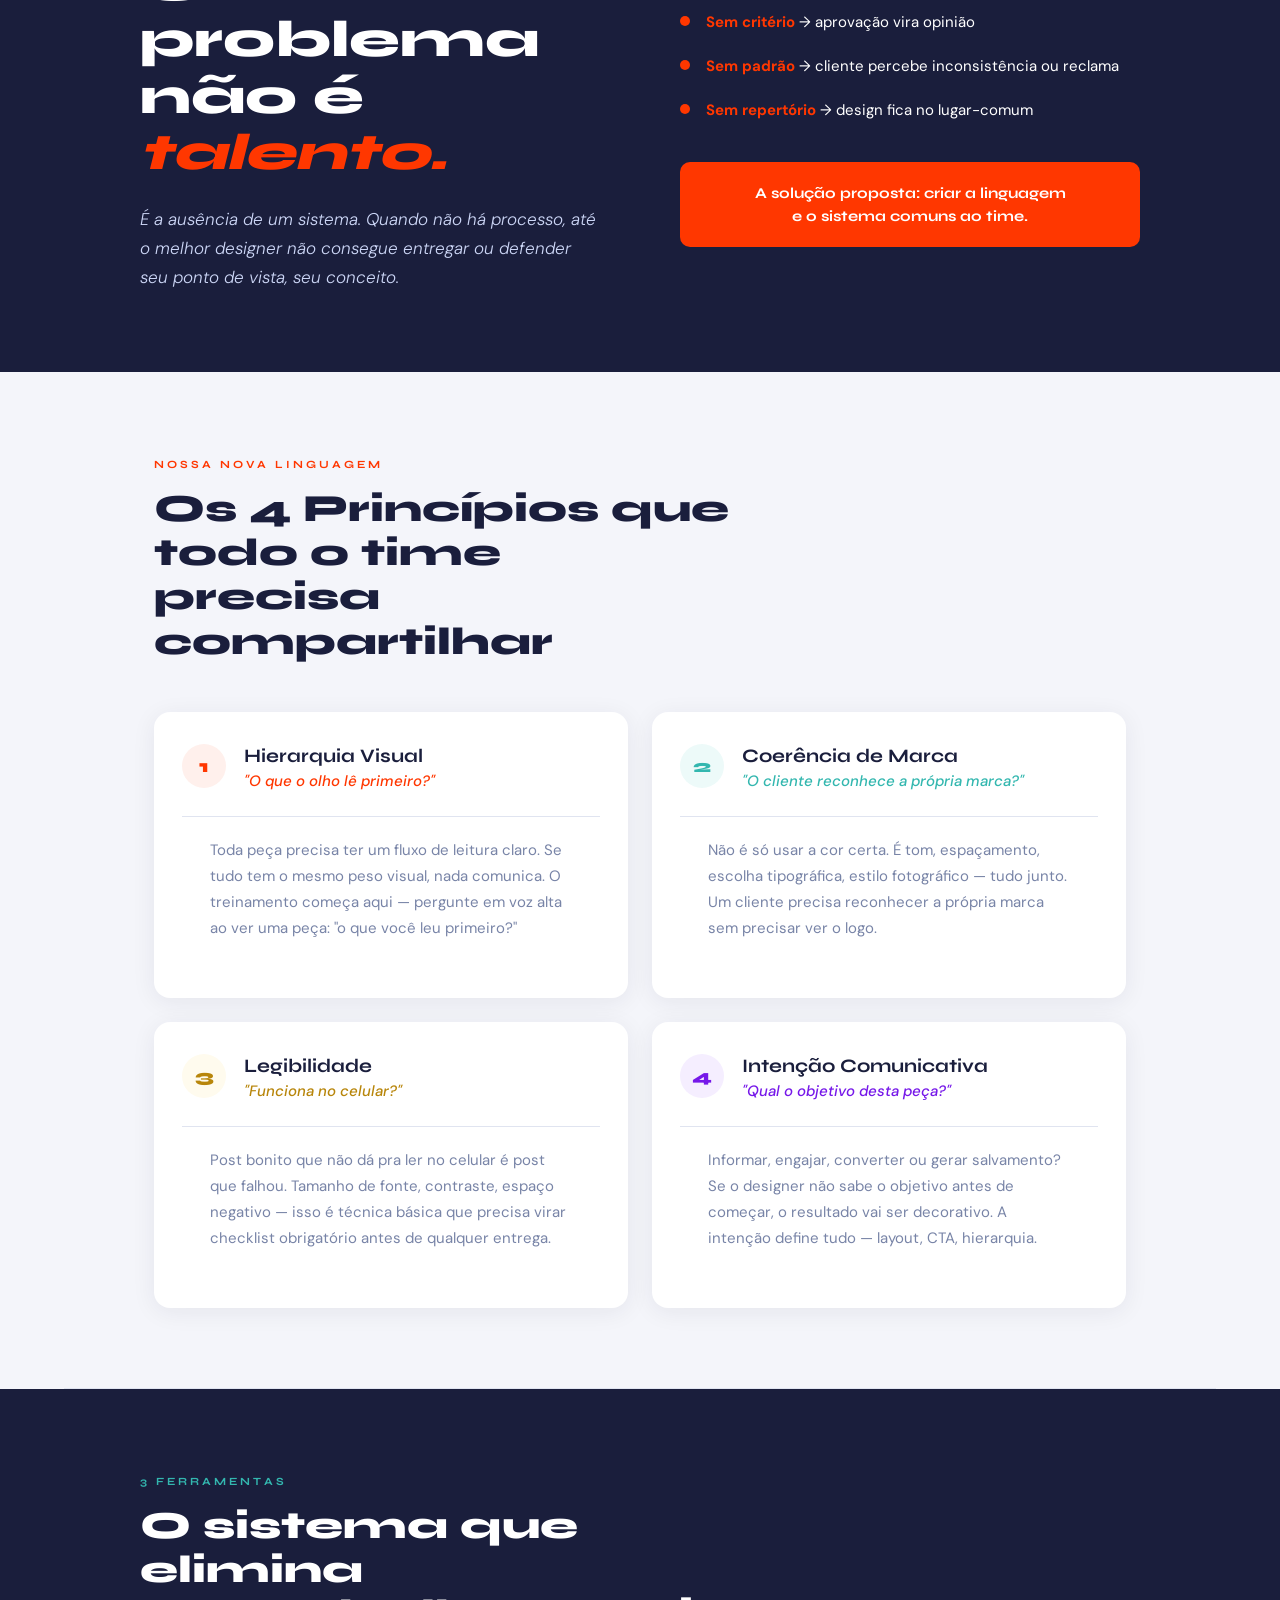
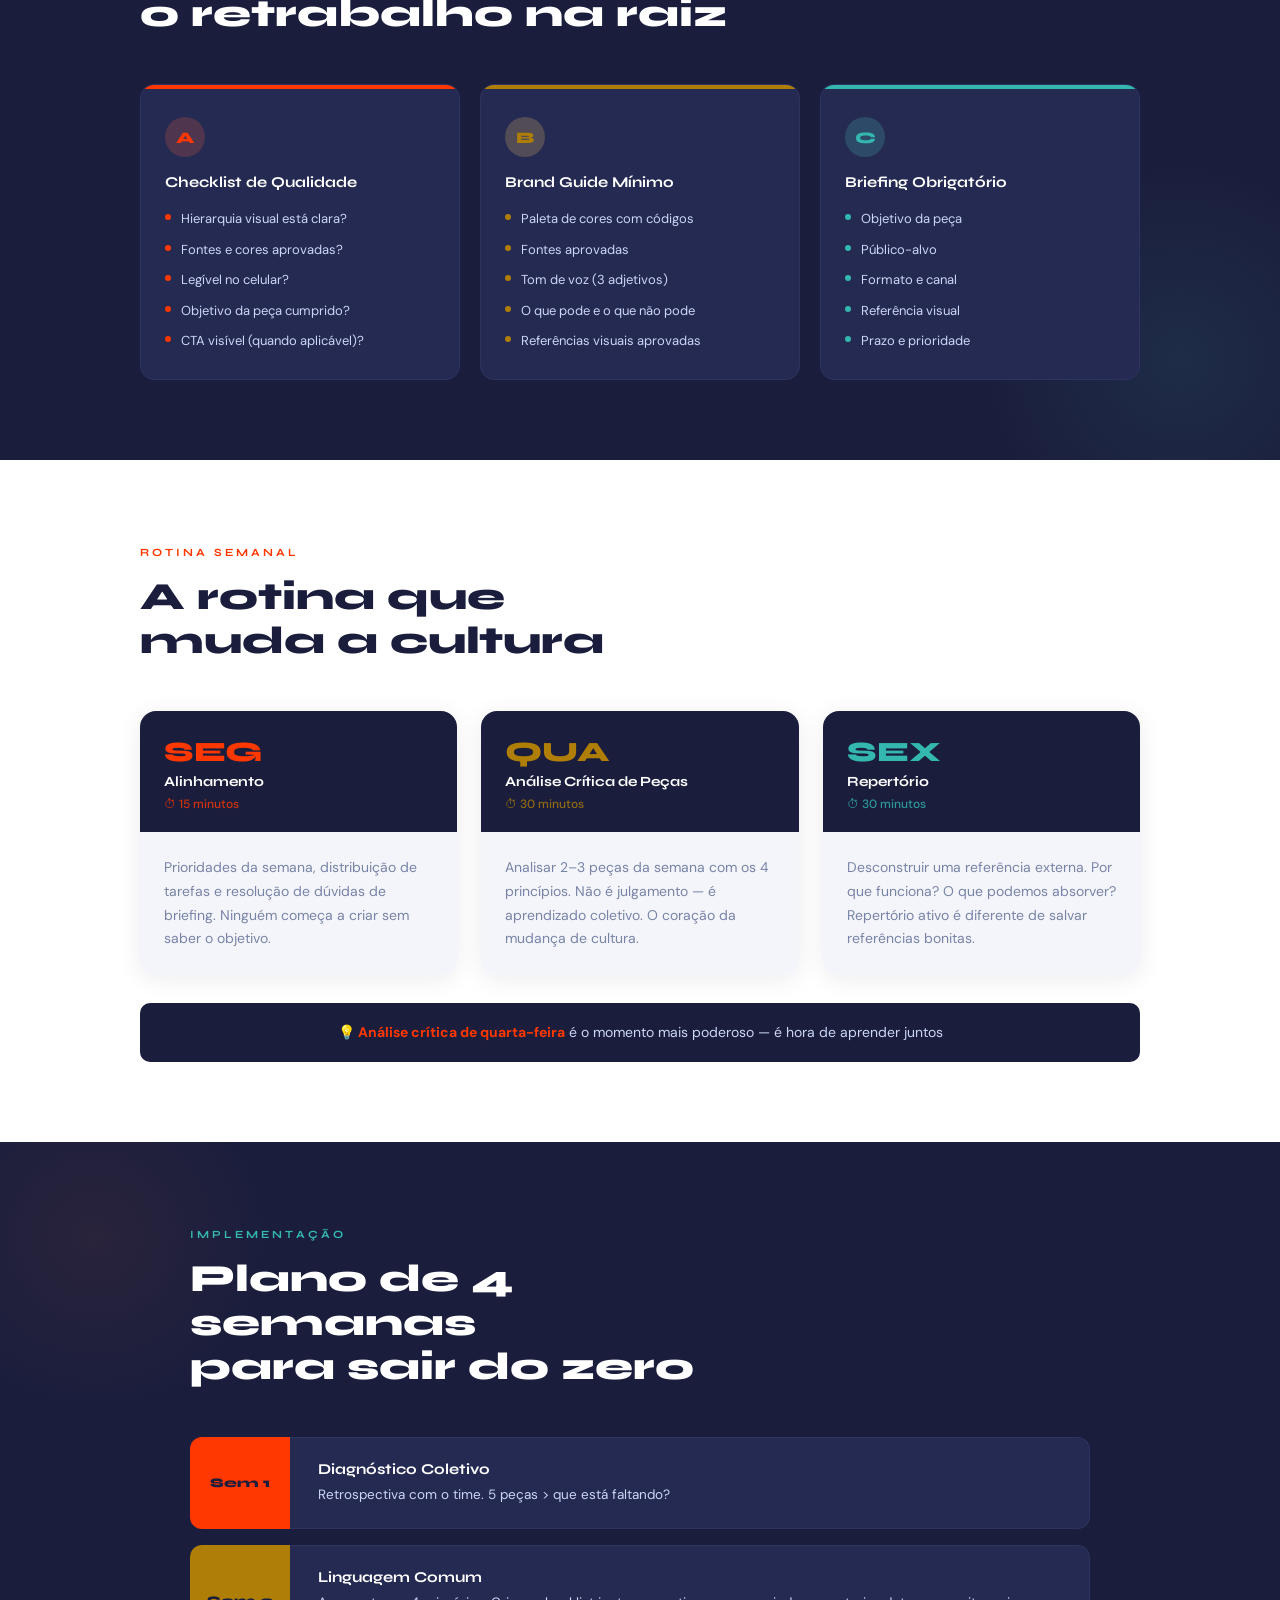
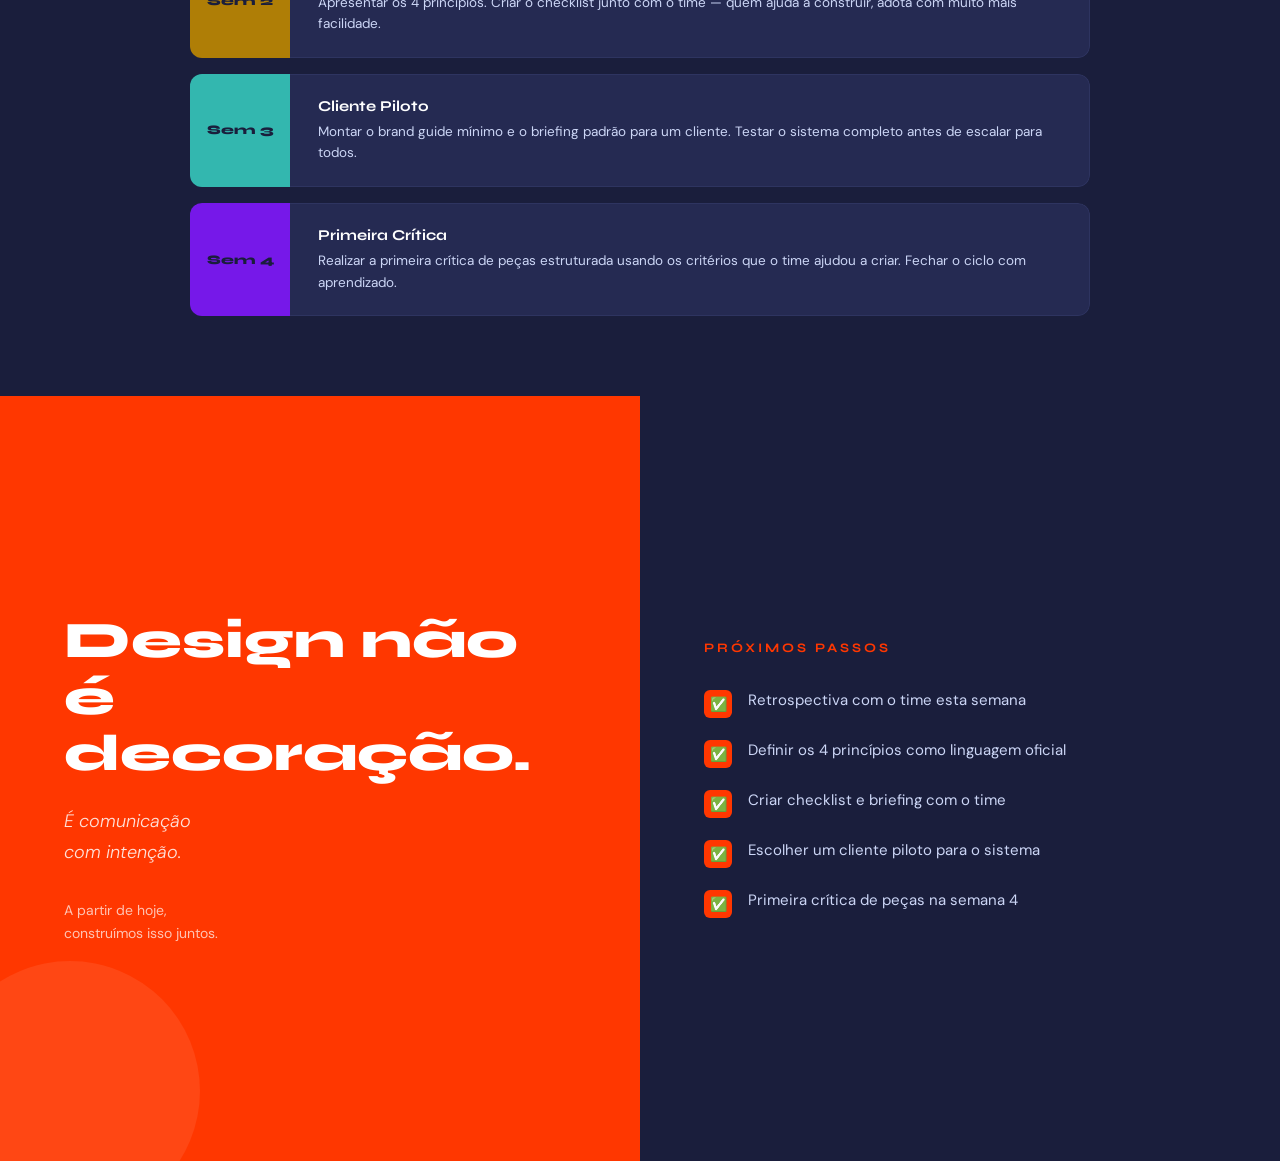
<file: modulos/diagnostico.html>
<!DOCTYPE html>
<html lang="pt-BR">

<head>
  <meta charset="UTF-8">
  <meta name="viewport" content="width=device-width, initial-scale=1.0">
  <title>Diagnóstico · Time de Design</title>
  <link rel="stylesheet" href="../assets/css/shared.css">
  <style>
    /* ══════════════════════════════
     SECTION 1 — HERO / CAPA
  ══════════════════════════════ */
    .hero {
      background: var(--navy);
      padding: 80px 64px 100px;
      position: relative;
      overflow: hidden;
      min-height: 92vh;
      display: flex;
      flex-direction: column;
      justify-content: center;
    }

    .hero::before {
      content: '';
      position: absolute;
      inset: 0;
      background: radial-gradient(ellipse 55% 70% at 85% 50%, #F4623A1A 0%, transparent 65%);
    }

    .hero-geo {
      position: absolute;
      right: -60px;
      top: -60px;
      width: 480px;
      height: 480px;
      border-radius: 50%;
      border: 1px solid rgba(244, 98, 58, 0.15);
    }

    .hero-geo2 {
      position: absolute;
      right: 60px;
      top: 60px;
      width: 320px;
      height: 320px;
      border-radius: 50%;
      border: 1px solid rgba(244, 98, 58, 0.1);
    }

    .hero-dot {
      position: absolute;
      border-radius: 50%;
      background: var(--coral);
    }

    .hero-accent {
      position: absolute;
      left: 0;
      top: 0;
      bottom: 0;
      width: 6px;
      background: var(--coral);
    }

    .hero-pill {
      display: inline-block;
      background: var(--coral);
      color: #fff;
      font-family: 'Syne', sans-serif;
      font-size: 11px;
      font-weight: 700;
      letter-spacing: 3px;
      text-transform: uppercase;
      padding: 7px 18px;
      border-radius: 2px;
      margin-bottom: 32px;
      position: relative;
    }

    .hero h1 {
      font-family: 'Syne', sans-serif;
      font-size: clamp(44px, 6vw, 80px);
      font-weight: 800;
      color: var(--white);
      line-height: 1.0;
      max-width: 700px;
      margin-bottom: 24px;
      position: relative;
    }

    .hero h1 span {
      color: var(--coral);
    }

    .hero-sub {
      color: var(--light);
      font-size: 18px;
      font-weight: 300;
      max-width: 500px;
      line-height: 1.75;
      position: relative;
    }

    .hero-scroll {
      position: absolute;
      bottom: 40px;
      left: 64px;
      display: flex;
      align-items: center;
      gap: 12px;
      color: var(--slate);
      font-size: 12px;
      font-family: 'Syne', sans-serif;
      letter-spacing: 2px;
      text-transform: uppercase;
    }

    .hero-scroll-line {
      width: 48px;
      height: 1px;
      background: var(--coral);
    }

    /* ══════════════════════════════
     SECTION 2 — AGENDA
  ══════════════════════════════ */
    .agenda-section {
      background: var(--white);
      padding: 80px 64px;
    }

    .agenda-inner {
      max-width: 1000px;
      margin: 0 auto;
    }

    .agenda-grid {
      display: grid;
      grid-template-columns: repeat(3, 1fr);
      gap: 20px;
      margin-top: 48px;
    }

    .agenda-card {
      background: var(--bg);
      border-radius: 14px;
      padding: 28px 24px;
      border: 1px solid var(--border);
      transition: transform 0.3s, box-shadow 0.3s;
      cursor: default;
    }

    .agenda-card:hover {
      transform: translateY(-5px);
      box-shadow: 0 12px 32px rgba(26, 30, 60, 0.10);
    }

    .agenda-num {
      font-family: 'Syne', sans-serif;
      font-size: 36px;
      font-weight: 800;
      color: var(--coral);
      opacity: 0.25;
      line-height: 1;
      margin-bottom: 14px;
    }

    .agenda-title {
      font-family: 'Syne', sans-serif;
      font-size: 15px;
      font-weight: 700;
      color: var(--navy);
      margin-bottom: 8px;
    }

    .agenda-desc {
      font-size: 13px;
      color: var(--slate);
      line-height: 1.6;
    }

    .agenda-card.highlight {
      background: var(--navy);
      border-color: var(--navy);
    }

    .agenda-card.highlight .agenda-num {
      color: var(--coral);
      opacity: 1;
    }

    .agenda-card.highlight .agenda-title {
      color: var(--white);
    }

    .agenda-card.highlight .agenda-desc {
      color: var(--light);
    }

    /* ══════════════════════════════
     SECTION 3 — DIAGNÓSTICO BANNER
  ══════════════════════════════ */
    .banner-section {
      background: var(--navy);
      padding: 80px 64px;
      text-align: center;
      position: relative;
      overflow: hidden;
    }

    .banner-section::before {
      content: '';
      position: absolute;
      inset: 0;
      background: radial-gradient(ellipse 60% 80% at 50% 100%, #F4623A14, transparent 65%);
    }

    .banner-part {
      font-family: 'Syne', sans-serif;
      font-size: 11px;
      font-weight: 700;
      letter-spacing: 4px;
      text-transform: uppercase;
      color: var(--coral);
      margin-bottom: 20px;
      position: relative;
    }

    .banner-section h2 {
      font-family: 'Syne', sans-serif;
      font-size: clamp(48px, 7vw, 88px);
      font-weight: 800;
      color: var(--white);
      line-height: 1;
      position: relative;
      margin-bottom: 20px;
    }

    .banner-section p {
      font-size: 20px;
      color: var(--light);
      font-weight: 300;
      font-style: italic;
      position: relative;
    }

    .banner-dots {
      display: flex;
      justify-content: center;
      gap: 10px;
      margin-top: 48px;
      position: relative;
    }

    .banner-dot {
      width: 10px;
      height: 10px;
      border-radius: 50%;
      background: var(--slate);
      opacity: 0.4;
    }

    .banner-dot.active {
      background: var(--coral);
      opacity: 1;
    }

    /* ══════════════════════════════
     SECTION 4 — REALIDADE
  ══════════════════════════════ */
    .reality-section {
      padding: 80px 64px;
      max-width: 1100px;
      margin: 0 auto;
    }

    .reality-grid {
      display: grid;
      grid-template-columns: repeat(2, 1fr);
      gap: 24px;
      margin-top: 48px;
    }

    .reality-card {
      background: var(--white);
      border-radius: 16px;
      overflow: hidden;
      box-shadow: 0 4px 24px rgba(26, 30, 60, 0.07);
      transition: transform 0.3s, box-shadow 0.3s;
      cursor: default;
    }

    .reality-card:hover {
      transform: translateY(-6px);
      box-shadow: 0 16px 40px rgba(26, 30, 60, 0.13);
    }

    .reality-bar {
      height: 5px;
    }

    .reality-card-body {
      padding: 32px 28px;
    }

    .reality-icon {
      font-size: 36px;
      margin-bottom: 16px;
      display: block;
    }

    .reality-title {
      font-family: 'Syne', sans-serif;
      font-size: 18px;
      font-weight: 700;
      color: var(--navy);
      margin-bottom: 10px;
    }

    .reality-desc {
      font-size: 14.5px;
      line-height: 1.7;
      color: var(--slate);
    }

    /* ══════════════════════════════
     SECTION 5 — O PROBLEMA
  ══════════════════════════════ */
    .problem-section {
      background: var(--navy);
      padding: 80px 64px;
      position: relative;
      overflow: hidden;
    }

    .problem-inner {
      max-width: 1000px;
      margin: 0 auto;
      display: grid;
      grid-template-columns: 1fr 1fr;
      gap: 80px;
      align-items: center;
    }

    .problem-left h2 {
      font-family: 'Syne', sans-serif;
      font-size: clamp(36px, 4vw, 54px);
      font-weight: 800;
      color: var(--white);
      line-height: 1.1;
      margin-bottom: 24px;
    }

    .problem-left h2 em {
      font-style: italic;
      color: var(--coral);
    }

    .problem-left p {
      font-size: 17px;
      color: var(--light);
      font-weight: 300;
      line-height: 1.7;
      font-style: italic;
    }

    .problem-items {
      display: flex;
      flex-direction: column;
      gap: 20px;
    }

    .problem-item {
      display: flex;
      gap: 16px;
      align-items: flex-start;
    }

    .problem-bullet {
      width: 10px;
      height: 10px;
      border-radius: 50%;
      background: var(--coral);
      flex-shrink: 0;
      margin-top: 6px;
    }

    .problem-text {
      font-size: 15px;
      color: var(--white);
      line-height: 1.6;
    }

    .problem-text strong {
      color: var(--coral);
    }

    .problem-cta {
      margin-top: 40px;
      background: var(--coral);
      border-radius: 10px;
      padding: 20px 28px;
      font-family: 'Syne', sans-serif;
      font-size: 15px;
      font-weight: 700;
      color: var(--white);
      text-align: center;
      line-height: 1.5;
    }

    /* ══════════════════════════════
     SECTION 6 — OS 4 PRINCÍPIOS
  ══════════════════════════════ */
    .principles-section {
      padding: 80px 64px;
      max-width: 1100px;
      margin: 0 auto;
    }

    .principles-grid {
      display: grid;
      grid-template-columns: repeat(2, 1fr);
      gap: 24px;
      margin-top: 48px;
    }

    .principle-card {
      background: var(--white);
      border-radius: 16px;
      overflow: hidden;
      box-shadow: 0 4px 24px rgba(26, 30, 60, 0.07);
      transition: transform 0.3s, box-shadow 0.3s;
      cursor: default;
    }

    .principle-card:hover {
      transform: translateY(-6px);
      box-shadow: 0 16px 40px rgba(26, 30, 60, 0.13);
    }

    .principle-top {
      padding: 32px 28px 24px;
      display: flex;
      align-items: flex-start;
      gap: 18px;
    }

    .principle-badge {
      width: 44px;
      height: 44px;
      border-radius: 50%;
      display: flex;
      align-items: center;
      justify-content: center;
      font-family: 'Syne', sans-serif;
      font-size: 18px;
      font-weight: 800;
      color: var(--navy);
      flex-shrink: 0;
    }

    .principle-heading {
      flex: 1;
    }

    .principle-title {
      font-family: 'Syne', sans-serif;
      font-size: 19px;
      font-weight: 700;
      color: var(--navy);
      margin-bottom: 4px;
    }

    .principle-q {
      font-size: 15px;
      font-weight: 500;
      font-style: italic;
      line-height: 1.4;
    }

    .principle-body {
      padding: 0 28px 28px;
      font-size: 15px;
      line-height: 1.75;
      color: var(--slate);
      border-top: 1px solid var(--border);
      padding-top: 20px;
      margin: 0 28px;
      margin-bottom: 28px;
    }

    /* ══════════════════════════════
     SECTION 7 — O SISTEMA
  ══════════════════════════════ */
    .system-section {
      background: var(--navy);
      padding: 80px 64px;
      position: relative;
      overflow: hidden;
    }

    .system-section::before {
      content: '';
      position: absolute;
      bottom: -100px;
      right: -100px;
      width: 400px;
      height: 400px;
      border-radius: 50%;
      background: radial-gradient(circle, #4ECDC415, transparent 70%);
    }

    .system-inner {
      max-width: 1000px;
      margin: 0 auto;
    }

    .system-grid {
      display: grid;
      grid-template-columns: repeat(3, 1fr);
      gap: 20px;
      margin-top: 48px;
    }

    .system-card {
      background: var(--navy2);
      border-radius: 14px;
      overflow: hidden;
      border: 1px solid var(--navy3);
      transition: transform 0.3s, box-shadow 0.3s;
      cursor: default;
    }

    .system-card:hover {
      transform: translateY(-5px);
      box-shadow: 0 16px 36px rgba(0, 0, 0, 0.3);
    }

    .system-card-top {
      height: 4px;
    }

    .system-card-body {
      padding: 28px 24px;
    }

    .system-letter {
      width: 40px;
      height: 40px;
      border-radius: 50%;
      display: flex;
      align-items: center;
      justify-content: center;
      font-family: 'Syne', sans-serif;
      font-size: 16px;
      font-weight: 800;
      color: var(--navy);
      margin-bottom: 16px;
    }

    .system-title {
      font-family: 'Syne', sans-serif;
      font-size: 15px;
      font-weight: 700;
      color: var(--white);
      margin-bottom: 18px;
    }

    .system-items {
      display: flex;
      flex-direction: column;
      gap: 11px;
    }

    .system-item {
      display: flex;
      align-items: flex-start;
      gap: 10px;
      font-size: 13px;
      color: var(--light);
      line-height: 1.5;
    }

    .system-item-dot {
      width: 6px;
      height: 6px;
      border-radius: 50%;
      flex-shrink: 0;
      margin-top: 5px;
    }

    /* ══════════════════════════════
     SECTION 8 — ROTINA SEMANAL
  ══════════════════════════════ */
    .routine-section {
      padding: 80px 64px;
      background: var(--white);
    }

    .routine-inner {
      max-width: 1000px;
      margin: 0 auto;
    }

    .routine-grid {
      display: grid;
      grid-template-columns: repeat(3, 1fr);
      gap: 24px;
      margin-top: 48px;
    }

    .routine-card {
      border-radius: 16px;
      overflow: hidden;
      box-shadow: 0 4px 24px rgba(26, 30, 60, 0.08);
      transition: transform 0.3s, box-shadow 0.3s;
      cursor: default;
    }

    .routine-card:hover {
      transform: translateY(-6px);
      box-shadow: 0 16px 40px rgba(26, 30, 60, 0.14);
    }

    .routine-header {
      background: var(--navy);
      padding: 24px 24px 20px;
      position: relative;
    }

    .routine-day {
      font-family: 'Syne', sans-serif;
      font-size: 28px;
      font-weight: 800;
      margin-bottom: 4px;
    }

    .routine-name {
      font-family: 'Syne', sans-serif;
      font-size: 14px;
      font-weight: 700;
      color: var(--white);
    }

    .routine-time {
      font-size: 12px;
      font-weight: 500;
      margin-top: 6px;
      opacity: 0.8;
    }

    .routine-body {
      background: var(--bg);
      padding: 24px;
      font-size: 14px;
      color: var(--slate);
      line-height: 1.7;
      min-height: 100px;
    }

    .routine-note {
      background: var(--navy);
      border-radius: 10px;
      padding: 18px 24px;
      margin-top: 28px;
      font-size: 14px;
      color: var(--light);
      line-height: 1.6;
      text-align: center;
    }

    .routine-note strong {
      color: var(--coral);
    }

    /* ══════════════════════════════
     SECTION 9 — PLANO 4 SEMANAS
  ══════════════════════════════ */
    .plan-section {
      background: var(--navy);
      padding: 80px 64px;
      position: relative;
      overflow: hidden;
    }

    .plan-section::before {
      content: '';
      position: absolute;
      top: -80px;
      left: -80px;
      width: 350px;
      height: 350px;
      border-radius: 50%;
      background: radial-gradient(circle, #F4623A12, transparent 70%);
    }

    .plan-inner {
      max-width: 900px;
      margin: 0 auto;
    }

    .plan-items {
      display: flex;
      flex-direction: column;
      gap: 16px;
      margin-top: 48px;
    }

    .plan-item {
      display: grid;
      grid-template-columns: 100px 1fr;
      gap: 0;
      border-radius: 12px;
      overflow: hidden;
      transition: transform 0.3s;
      cursor: default;
    }

    .plan-item:hover {
      transform: translateX(6px);
    }

    .plan-week {
      display: flex;
      align-items: center;
      justify-content: center;
      font-family: 'Syne', sans-serif;
      font-size: 13px;
      font-weight: 800;
      color: var(--navy);
      padding: 24px 12px;
      text-align: center;
    }

    .plan-content {
      background: var(--navy2);
      padding: 22px 28px;
      border: 1px solid var(--navy3);
      border-left: none;
      border-radius: 0 12px 12px 0;
    }

    .plan-title {
      font-family: 'Syne', sans-serif;
      font-size: 15px;
      font-weight: 700;
      color: var(--white);
      margin-bottom: 6px;
    }

    .plan-desc {
      font-size: 13.5px;
      color: var(--light);
      line-height: 1.6;
    }

    .plan-footer {
      margin-top: 32px;
      background: var(--coral);
      border-radius: 10px;
      padding: 18px 28px;
      text-align: center;
      font-family: 'Syne', sans-serif;
      font-size: 14px;
      font-weight: 700;
      color: var(--white);
    }

    /* ══════════════════════════════
     SECTION 10 — ENCERRAMENTO
  ══════════════════════════════ */
    .closing-section {
      display: grid;
      grid-template-columns: 1fr 1fr;
      min-height: 85vh;
    }

    .closing-left {
      background: var(--coral);
      padding: 80px 64px;
      display: flex;
      flex-direction: column;
      justify-content: center;
      position: relative;
      overflow: hidden;
    }

    .closing-left::before {
      content: '';
      position: absolute;
      bottom: -60px;
      left: -60px;
      width: 260px;
      height: 260px;
      border-radius: 50%;
      background: rgba(255, 255, 255, 0.08);
    }

    .closing-left h2 {
      font-family: 'Syne', sans-serif;
      font-size: clamp(36px, 4vw, 56px);
      font-weight: 800;
      color: var(--white);
      line-height: 1.1;
      position: relative;
      margin-bottom: 24px;
    }

    .closing-left p {
      font-size: 18px;
      color: rgba(255, 255, 255, 0.85);
      font-style: italic;
      font-weight: 300;
      line-height: 1.7;
      position: relative;
      margin-bottom: 32px;
    }

    .closing-left small {
      font-size: 14px;
      color: rgba(255, 255, 255, 0.7);
      position: relative;
      line-height: 1.6;
    }

    .closing-right {
      background: var(--navy);
      padding: 80px 64px;
      display: flex;
      flex-direction: column;
      justify-content: center;
    }

    .closing-right h3 {
      font-family: 'Syne', sans-serif;
      font-size: 13px;
      font-weight: 700;
      letter-spacing: 3px;
      text-transform: uppercase;
      color: var(--coral);
      margin-bottom: 32px;
    }

    .closing-steps {
      display: flex;
      flex-direction: column;
      gap: 20px;
    }

    .closing-step {
      display: flex;
      align-items: flex-start;
      gap: 16px;
    }

    .closing-check {
      width: 28px;
      height: 28px;
      border-radius: 6px;
      background: var(--coral);
      display: flex;
      align-items: center;
      justify-content: center;
      font-size: 14px;
      flex-shrink: 0;
      margin-top: 2px;
    }

    .closing-step-text {
      font-size: 15px;
      color: var(--light);
      line-height: 1.6;
    }

    /* ── NAV DOTS ── */
    .nav-dots {
      position: fixed;
      right: 28px;
      top: 50%;
      transform: translateY(-50%);
      display: flex;
      flex-direction: column;
      gap: 10px;
      z-index: 100;
    }

    .nav-dot {
      width: 8px;
      height: 8px;
      border-radius: 50%;
      background: var(--slate);
      opacity: 0.35;
      cursor: pointer;
      transition: all 0.3s;
      border: none;
      padding: 0;
    }

    .nav-dot.active,
    .nav-dot:hover {
      background: var(--coral);
      opacity: 1;
      transform: scale(1.3);
    }

    /* ── DIVIDER ── */
    .section-divider {
      height: 1px;
      background: var(--border);
      margin: 0 64px;
    }

    @media (max-width: 860px) {

      .hero,
      .agenda-section,
      .banner-section,
      .reality-section,
      .problem-section,
      .principles-section,
      .system-section,
      .routine-section,
      .plan-section {
        padding: 60px 32px;
      }

      .agenda-grid,
      .system-grid,
      .routine-grid {
        grid-template-columns: 1fr;
      }

      .reality-grid,
      .principles-grid {
        grid-template-columns: 1fr;
      }

      .problem-inner {
        grid-template-columns: 1fr;
        gap: 40px;
      }

      .closing-section {
        grid-template-columns: 1fr;
      }

      .closing-left,
      .closing-right {
        padding: 60px 32px;
      }

      .plan-item {
        grid-template-columns: 80px 1fr;
      }

      .nav-dots {
        display: none;
      }

      .section-divider {
        margin: 0 32px;
      }

      .hero-scroll {
        left: 32px;
      }
    }

  </style>
</head>

<body>

  <header class="site-header">
    <a href="../index.html" class="site-header-logo">
      <span class="site-header-logo-mark">◆</span>
      Ensino Design
    </a>
    <nav class="site-header-nav" aria-label="Navegação principal">
      <a href="../index.html">Início</a>
      <a href="diagnostico.html" class="active">Diagnóstico</a>
      <a href="intencao.html">Intenção</a>
      <a href="fundamentos.html">Fundamentos</a>
    </nav>
    <button class="nav-hamburger" id="nav-hamburger" aria-label="Menu" aria-expanded="false">≡</button>
  </header>
  <nav class="nav-mobile" id="nav-mobile" aria-label="Navegação mobile">
    <a href="../index.html">Início</a>
    <a href="fundamentos.html">Fundamentos</a>
    <a href="diagnostico.html" class="active">Diagnóstico</a>
    <a href="intencao.html">Intenção</a>
  </nav>

  <!-- NAV DOTS -->
  <nav class="nav-dots" aria-label="Navegação por seções">
    <button class="nav-dot active" data-section="0" title="Capa"></button>
    <button class="nav-dot" data-section="1" title="Agenda"></button>
    <button class="nav-dot" data-section="2" title="Diagnóstico"></button>
    <button class="nav-dot" data-section="3" title="Realidade"></button>
    <button class="nav-dot" data-section="4" title="O Problema"></button>
    <button class="nav-dot" data-section="5" title="4 Princípios"></button>
    <button class="nav-dot" data-section="6" title="O Sistema"></button>
    <button class="nav-dot" data-section="7" title="Rotina"></button>
    <button class="nav-dot" data-section="8" title="Plano"></button>
    <button class="nav-dot" data-section="9" title="Encerramento"></button>
  </nav>

  <!-- ══ 1. CAPA ══ -->
  <section class="hero" data-section="0">
    <div class="hero-accent"></div>
    <div class="hero-geo"></div>
    <div class="hero-geo2"></div>
    <div class="hero-dot" style="width:14px;height:14px;right:420px;top:90px;opacity:0.6"></div>
    <div class="hero-dot" style="width:8px;height:8px;right:360px;top:160px;opacity:0.35"></div>
    <div class="hero-dot" style="width:20px;height:20px;right:300px;top:70px;opacity:0.2"></div>

    <div class="hero-pill fade-in">Time de Design — 2026</div>
    <h1 class="fade-in" style="transition-delay:0.1s">
      Diagnóstico,<br>
      <span>Qualidade</span> e<br>
      Redução de<br>Retrabalho
    </h1>
    <p class="hero-sub fade-in" style="transition-delay:0.2s">
      Um olhar honesto sobre onde estamos<br>e o caminho para onde queremos chegar.
    </p>

    <div class="hero-scroll">
      <div class="hero-scroll-line"></div>
      Role para explorar
    </div>
  </section>

  <!-- ══ 2. AGENDA ══ -->
  <section class="agenda-section" data-section="1">
    <div class="agenda-inner fade-in">
      <div class="section-tag">O que vamos ver hoje</div>
      <h2
        style="font-family:'Syne',sans-serif;font-size:clamp(28px,3vw,40px);font-weight:800;color:var(--navy);max-width:560px;line-height:1.15">
        Seis blocos para<br>transformar o time
      </h2>
      <div class="agenda-grid">
        <div class="agenda-card highlight fade-in" style="transition-delay:0.05s">
          <div class="agenda-num">01</div>
          <div class="agenda-title">Diagnóstico</div>
          <div class="agenda-desc">Onde estamos hoje — honestamente</div> <br>
          <div class="agenda-desc"><strong>As Artes </strong> > O que esta faltando? O que sentem? O que precisamos?
          </div>
        </div>
        <div class="agenda-card fade-in" style="transition-delay:0.1s">
          <div class="agenda-num">02</div>
          <div class="agenda-title">Os 3 Problemas Raiz</div>
          <div class="agenda-desc">Falta de critério, padronização e processo</div>
        </div>
        <div class="agenda-card fade-in" style="transition-delay:0.15s">
          <div class="agenda-num">03</div>
          <div class="agenda-title">Os 4 Princípios</div>
          <div class="agenda-desc">A linguagem comum do time</div>
        </div>
        <div class="agenda-card fade-in" style="transition-delay:0.2s">
          <div class="agenda-num">04</div>
          <div class="agenda-title">O Sistema</div>
          <div class="agenda-desc">Checklist, briefing e brand guide</div>
        </div>
        <div class="agenda-card fade-in" style="transition-delay:0.25s">
          <div class="agenda-num">05</div>
          <div class="agenda-title">Rotina Semanal</div>
          <div class="agenda-desc">Como implementar na prática</div>
        </div>
        <div class="agenda-card fade-in" style="transition-delay:0.3s">
          <div class="agenda-num">06</div>
          <div class="agenda-title">Próximos Passos</div>
          <div class="agenda-desc">O que muda a partir de agora</div>
        </div>
      </div>
    </div>
  </section>

  <div class="section-divider"></div>

  <!-- ══ 3. BANNER DIAGNÓSTICO ══ -->
  <section class="banner-section" data-section="2">
    <div class="banner-part fade-in">Parte 01</div>
    <h2 class="fade-in" style="transition-delay:0.1s">Diagnóstico</h2>
    <p class="fade-in" style="transition-delay:0.2s">Onde estamos hoje — sem filtros</p>
    <div class="banner-dots fade-in" style="transition-delay:0.3s">
      <div class="banner-dot"></div>
      <div class="banner-dot"></div>
      <div class="banner-dot active"></div>
      <div class="banner-dot"></div>
      <div class="banner-dot"></div>
    </div>
  </section>

  <!-- ══ 4. REALIDADE ══ -->
  <section style="padding:0 0 80px;background:var(--bg)" data-section="3">
    <div class="reality-section" style="padding-top:80px">
      <div class="section-tag fade-in">A realidade do time hoje</div>
      <h2 class="fade-in"
        style="font-family:'Syne',sans-serif;font-size:clamp(28px,3vw,40px);font-weight:800;color:var(--navy);max-width:520px;line-height:1.15;transition-delay:0.05s">
        Quatro diagnósticos<br>que precisamos encarar
      </h2>
      <div class="reality-grid">
        <div class="reality-card fade-in" style="transition-delay:0.1s">
          <div class="reality-bar" style="background:var(--coral)"></div>
          <div class="reality-card-body">
            <span class="reality-icon">👥</span>
            <div class="reality-title">Sem Direção Clara</div>
            <div class="reality-desc">Diferentes níveis técnicos e teóricos convivendo sem uma base comum de critério. O
              resultado depende de quem fez, não do <strong>processo</strong>.</div>
          </div>
        </div>
        <div class="reality-card fade-in" style="transition-delay:0.15s">
          <div class="reality-bar" style="background:var(--yellow)"></div>
          <div class="reality-card-body">
            <span class="reality-icon">🎨</span>
            <div class="reality-title">Design sem Conceito</div>
            <div class="reality-desc">Peças funcionais mas sem identidade, intenção ou estratégia comunicativa clara.
              Bonito não é suficiente — precisa ter propósito.</div>
          </div>
        </div>
        <div class="reality-card fade-in" style="transition-delay:0.2s">
          <div class="reality-bar" style="background:var(--teal)"></div>
          <div class="reality-card-body">
            <span class="reality-icon">🔄</span>
            <div class="reality-title">Sem Padronização</div>
            <div class="reality-desc">Cada designer trabalha do seu jeito. O cliente pede ajuste mesmo sem
              saber nomear — e isso gera retrabalhos e nos abala.</div>
          </div>
        </div>
        <div class="reality-card fade-in" style="transition-delay:0.25s">
          <div class="reality-bar" style="background:var(--violet)"></div>
          <div class="reality-card-body">
            <span class="reality-icon">📋</span>
            <div class="reality-title">Sem Critério de Qualidade</div>
            <div class="reality-desc">Sem em princípios. Sem critério compartilhado,
              feedback vira retrabalho vira rotina.</div>
          </div>
        </div>
      </div>
    </div>
  </section>

  <!-- ══ 5. O PROBLEMA ══ -->
  <section class="problem-section" data-section="4">
    <div class="problem-inner">
      <div class="problem-left fade-in">
        <div class="section-tag">A raiz do problema</div>
        <h2>O problema<br>não é <em>talento.</em></h2>
        <p>É a ausência de um sistema. Quando não há processo, até o melhor designer não consegue entregar ou defender
          seu ponto de vista, seu conceito.</p>
      </div>
      <div class="fade-in" style="transition-delay:0.15s">
        <div class="problem-items">
          <div class="problem-item">
            <div class="problem-bullet"></div>
            <div class="problem-text"><strong>Sem briefing</strong> → cada um interpreta do seu jeito</div>
          </div>
          <div class="problem-item">
            <div class="problem-bullet"></div>
            <div class="problem-text"><strong>Sem critério</strong> → aprovação vira opinião</div>
          </div>
          <div class="problem-item">
            <div class="problem-bullet"></div>
            <div class="problem-text"><strong>Sem padrão</strong> → cliente percebe inconsistência ou reclama</div>
          </div>
          <div class="problem-item">
            <div class="problem-bullet"></div>
            <div class="problem-text"><strong>Sem repertório</strong> → design fica no lugar-comum</div>
          </div>
        </div>
        <div class="problem-cta">
          A solução proposta: criar a linguagem<br>e o sistema comuns ao time.
        </div>
      </div>
    </div>
  </section>

  <!-- ══ 6. OS 4 PRINCÍPIOS ══ -->
  <section class="principles-section" data-section="5">
    <div class="section-tag fade-in">Nossa nova linguagem</div>
    <h2 class="fade-in"
      style="font-family:'Syne',sans-serif;font-size:clamp(28px,3vw,40px);font-weight:800;color:var(--navy);max-width:580px;line-height:1.15;transition-delay:0.05s">
      Os 4 Princípios que<br>todo o time precisa compartilhar
    </h2>
    <div class="principles-grid">

      <div class="principle-card fade-in" style="transition-delay:0.1s">
        <div class="principle-top">
          <div class="principle-badge" style="background:#FFF0EC;color:var(--coral)">1</div>
          <div class="principle-heading">
            <div class="principle-title">Hierarquia Visual</div>
            <div class="principle-q" style="color:var(--coral)">"O que o olho lê primeiro?"</div>
          </div>
        </div>
        <div class="principle-body">
          Toda peça precisa ter um fluxo de leitura claro. Se tudo tem o mesmo peso visual, nada comunica. O treinamento
          começa aqui — pergunte em voz alta ao ver uma peça: "o que você leu primeiro?"
        </div>
      </div>

      <div class="principle-card fade-in" style="transition-delay:0.15s">
        <div class="principle-top">
          <div class="principle-badge" style="background:#EDFAF9;color:var(--teal)">2</div>
          <div class="principle-heading">
            <div class="principle-title">Coerência de Marca</div>
            <div class="principle-q" style="color:var(--teal)">"O cliente reconhece a própria marca?"</div>
          </div>
        </div>
        <div class="principle-body">
          Não é só usar a cor certa. É tom, espaçamento, escolha tipográfica, estilo fotográfico — tudo junto. Um
          cliente precisa reconhecer a própria marca sem precisar ver o logo.
        </div>
      </div>

      <div class="principle-card fade-in" style="transition-delay:0.2s">
        <div class="principle-top">
          <div class="principle-badge" style="background:#FFFBEE;color:#B8860B">3</div>
          <div class="principle-heading">
            <div class="principle-title">Legibilidade</div>
            <div class="principle-q" style="color:#B8860B">"Funciona no celular?"</div>
          </div>
        </div>
        <div class="principle-body">
          Post bonito que não dá pra ler no celular é post que falhou. Tamanho de fonte, contraste, espaço negativo —
          isso é técnica básica que precisa virar checklist obrigatório antes de qualquer entrega.
        </div>
      </div>

      <div class="principle-card fade-in" style="transition-delay:0.25s">
        <div class="principle-top">
          <div class="principle-badge" style="background:#F5EEFF;color:var(--violet)">4</div>
          <div class="principle-heading">
            <div class="principle-title">Intenção Comunicativa</div>
            <div class="principle-q" style="color:var(--violet)">"Qual o objetivo desta peça?"</div>
          </div>
        </div>
        <div class="principle-body">
          Informar, engajar, converter ou gerar salvamento? Se o designer não sabe o objetivo antes de começar, o
          resultado vai ser decorativo. A intenção define tudo — layout, CTA, hierarquia.
        </div>
      </div>

    </div>
  </section>

  <div class="section-divider"></div>

  <!-- ══ 7. O SISTEMA ══ -->
  <section class="system-section" data-section="6">
    <div class="system-inner">
      <div class="section-tag fade-in" style="color:var(--teal)">3 Ferramentas</div>
      <h2 class="fade-in"
        style="font-family:'Syne',sans-serif;font-size:clamp(28px,3vw,40px);font-weight:800;color:var(--white);max-width:620px;line-height:1.15;transition-delay:0.05s">
        O sistema que elimina<br>o retrabalho na raiz
      </h2>
      <div class="system-grid">

        <div class="system-card fade-in" style="transition-delay:0.1s">
          <div class="system-card-top" style="background:var(--coral)"></div>
          <div class="system-card-body">
            <div class="system-letter" style="background:#F4623A33;color:var(--coral)">A</div>
            <div class="system-title">Checklist de Qualidade</div>
            <div class="system-items">
              <div class="system-item">
                <div class="system-item-dot" style="background:var(--coral)"></div>Hierarquia visual está clara?
              </div>
              <div class="system-item">
                <div class="system-item-dot" style="background:var(--coral)"></div>Fontes e cores aprovadas?
              </div>
              <div class="system-item">
                <div class="system-item-dot" style="background:var(--coral)"></div>Legível no celular?
              </div>
              <div class="system-item">
                <div class="system-item-dot" style="background:var(--coral)"></div>Objetivo da peça cumprido?
              </div>
              <div class="system-item">
                <div class="system-item-dot" style="background:var(--coral)"></div>CTA visível (quando aplicável)?
              </div>
            </div>
          </div>
        </div>

        <div class="system-card fade-in" style="transition-delay:0.15s">
          <div class="system-card-top" style="background:var(--yellow)"></div>
          <div class="system-card-body">
            <div class="system-letter" style="background:#FFD16633;color:var(--yellow)">B</div>
            <div class="system-title">Brand Guide Mínimo</div>
            <div class="system-items">
              <div class="system-item">
                <div class="system-item-dot" style="background:var(--yellow)"></div>Paleta de cores com códigos
              </div>
              <div class="system-item">
                <div class="system-item-dot" style="background:var(--yellow)"></div>Fontes aprovadas
              </div>
              <div class="system-item">
                <div class="system-item-dot" style="background:var(--yellow)"></div>Tom de voz (3 adjetivos)
              </div>
              <div class="system-item">
                <div class="system-item-dot" style="background:var(--yellow)"></div>O que pode e o que não pode
              </div>
              <div class="system-item">
                <div class="system-item-dot" style="background:var(--yellow)"></div>Referências visuais aprovadas
              </div>
            </div>
          </div>
        </div>

        <div class="system-card fade-in" style="transition-delay:0.2s">
          <div class="system-card-top" style="background:var(--teal)"></div>
          <div class="system-card-body">
            <div class="system-letter" style="background:#4ECDC433;color:var(--teal)">C</div>
            <div class="system-title">Briefing Obrigatório</div>
            <div class="system-items">
              <div class="system-item">
                <div class="system-item-dot" style="background:var(--teal)"></div>Objetivo da peça
              </div>
              <div class="system-item">
                <div class="system-item-dot" style="background:var(--teal)"></div>Público-alvo
              </div>
              <div class="system-item">
                <div class="system-item-dot" style="background:var(--teal)"></div>Formato e canal
              </div>
              <div class="system-item">
                <div class="system-item-dot" style="background:var(--teal)"></div>Referência visual
              </div>
              <div class="system-item">
                <div class="system-item-dot" style="background:var(--teal)"></div>Prazo e prioridade
              </div>
            </div>
          </div>
        </div>

      </div>
    </div>
  </section>

  <!-- ══ 8. ROTINA SEMANAL ══ -->
  <section class="routine-section" data-section="7">
    <div class="routine-inner">
      <div class="section-tag fade-in">Rotina semanal</div>
      <h2 class="fade-in"
        style="font-family:'Syne',sans-serif;font-size:clamp(28px,3vw,40px);font-weight:800;color:var(--navy);max-width:580px;line-height:1.15;transition-delay:0.05s">
        A rotina que<br>muda a cultura
      </h2>
      <div class="routine-grid">

        <div class="routine-card fade-in" style="transition-delay:0.1s">
          <div class="routine-header">
            <div class="routine-day" style="color:var(--coral)">SEG</div>
            <div class="routine-name">Alinhamento</div>
            <div class="routine-time" style="color:var(--coral)">⏱ 15 minutos</div>
          </div>
          <div class="routine-body">
            Prioridades da semana, distribuição de tarefas e resolução de dúvidas de briefing. Ninguém começa a criar
            sem saber o objetivo.
          </div>
        </div>

        <div class="routine-card fade-in" style="transition-delay:0.15s">
          <div class="routine-header">
            <div class="routine-day" style="color:var(--yellow)">QUA</div>
            <div class="routine-name">Análise Crítica de Peças</div>
            <div class="routine-time" style="color:var(--yellow)">⏱ 30 minutos</div>
          </div>
          <div class="routine-body">
            Analisar 2–3 peças da semana com os 4 princípios. Não é julgamento — é aprendizado coletivo. O coração da
            mudança de cultura.
          </div>
        </div>

        <div class="routine-card fade-in" style="transition-delay:0.2s">
          <div class="routine-header">
            <div class="routine-day" style="color:var(--teal)">SEX</div>
            <div class="routine-name">Repertório</div>
            <div class="routine-time" style="color:var(--teal)">⏱ 30 minutos</div>
          </div>
          <div class="routine-body">
            Desconstruir uma referência externa. Por que funciona? O que podemos absorver? Repertório ativo é diferente
            de salvar referências bonitas.
          </div>
        </div>

      </div>
      <div class="routine-note fade-in" style="transition-delay:0.25s">
        <strong>💡 Análise crítica de quarta-feira</strong> é o momento mais poderoso — é hora de aprender juntos
      </div>
    </div>
  </section>

  <!-- ══ 9. PLANO 4 SEMANAS ══ -->
  <section class="plan-section" data-section="8">
    <div class="plan-inner">
      <div class="section-tag fade-in" style="color:var(--teal)">Implementação</div>
      <h2 class="fade-in"
        style="font-family:'Syne',sans-serif;font-size:clamp(28px,3vw,40px);font-weight:800;color:var(--white);max-width:580px;line-height:1.15;transition-delay:0.05s">
        Plano de 4 semanas<br>para sair do zero
      </h2>
      <div class="plan-items">
        <div class="plan-item fade-in" style="transition-delay:0.1s">
          <div class="plan-week" style="background:var(--coral)">Sem 1</div>
          <div class="plan-content">
            <div class="plan-title">Diagnóstico Coletivo</div>
            <div class="plan-desc">Retrospectiva com o time. 5 peças > que está faltando? </div>
          </div>

        </div>
        <div class="plan-item fade-in" style="transition-delay:0.15s">
          <div class="plan-week" style="background:var(--yellow);color:var(--navy)">Sem 2</div>
          <div class="plan-content">
            <div class="plan-title">Linguagem Comum</div>
            <div class="plan-desc">Apresentar os 4 princípios. Criar o checklist junto com o time — quem ajuda a
              construir, adota com muito mais facilidade.</div>
          </div>
        </div>
        <div class="plan-item fade-in" style="transition-delay:0.2s">
          <div class="plan-week" style="background:var(--teal);color:var(--navy)">Sem 3</div>
          <div class="plan-content">
            <div class="plan-title">Cliente Piloto</div>
            <div class="plan-desc">Montar o brand guide mínimo e o briefing padrão para um cliente. Testar o sistema
              completo antes de escalar para todos.</div>
          </div>
        </div>
        <div class="plan-item fade-in" style="transition-delay:0.25s">
          <div class="plan-week" style="background:var(--violet)">Sem 4</div>
          <div class="plan-content">
            <div class="plan-title">Primeira Crítica</div>
            <div class="plan-desc">Realizar a primeira crítica de peças estruturada usando os critérios que o time
              ajudou a criar. Fechar o ciclo com aprendizado.</div>
          </div>
        </div>
      </div>
      <!-- <div class="plan-footer fade-in" style="transition-delay:0.3s">
        Não implemente tudo de uma vez. Uma mudança por semana gera resultado duradouro.
      </div> -->
    </div>
  </section>

  <!-- ══ 10. ENCERRAMENTO ══ -->
  <section class="closing-section" data-section="9">
    <div class="closing-left fade-in">
      <h2>Design não é<br>decoração.</h2>
      <p>É comunicação<br>com intenção.</p>
      <small>A partir de hoje,<br>construímos isso juntos.</small>
    </div>
    <div class="closing-right fade-in" style="transition-delay:0.15s">
      <h3>Próximos Passos</h3>
      <div class="closing-steps">
        <div class="closing-step">
          <div class="closing-check">✅</div>
          <div class="closing-step-text">Retrospectiva com o time esta semana</div>
        </div>
        <div class="closing-step">
          <div class="closing-check">✅</div>
          <div class="closing-step-text">Definir os 4 princípios como linguagem oficial</div>
        </div>
        <div class="closing-step">
          <div class="closing-check">✅</div>
          <div class="closing-step-text">Criar checklist e briefing com o time</div>
        </div>
        <div class="closing-step">
          <div class="closing-check">✅</div>
          <div class="closing-step-text">Escolher um cliente piloto para o sistema</div>
        </div>
        <div class="closing-step">
          <div class="closing-check">✅</div>
          <div class="closing-step-text">Primeira crítica de peças na semana 4</div>
        </div>
      </div>
    </div>
  </section>

  <script>
    // Fade-in on scroll
    const observer = new IntersectionObserver((entries) => {
      entries.forEach(entry => {
        if (entry.isIntersecting) {
          entry.target.classList.add('visible');
          observer.unobserve(entry.target);
        }
      });
    }, { threshold: 0.1 });

    document.querySelectorAll('.fade-in').forEach(el => observer.observe(el));

    // Nav dots — active on scroll
    const sections = document.querySelectorAll('[data-section]');
    const dots = document.querySelectorAll('.nav-dot');

    const sectionObserver = new IntersectionObserver((entries) => {
      entries.forEach(entry => {
        if (entry.isIntersecting) {
          const idx = entry.target.dataset.section;
          dots.forEach(d => d.classList.remove('active'));
          const dot = document.querySelector(`.nav-dot[data-section="${idx}"]`);
          if (dot) dot.classList.add('active');
        }
      });
    }, { threshold: 0.4 });

    sections.forEach(s => sectionObserver.observe(s));

    // Click on dot scrolls to section
    dots.forEach(dot => {
      dot.addEventListener('click', () => {
        const idx = dot.dataset.section;
        const target = document.querySelector(`[data-section="${idx}"]`);
        if (target) target.scrollIntoView({ behavior: 'smooth' });
      });
    });

    const hamburger = document.getElementById('nav-hamburger');
    const mobileMenu = document.getElementById('nav-mobile');
    hamburger.addEventListener('click', () => {
      const isOpen = mobileMenu.classList.toggle('open');
      hamburger.setAttribute('aria-expanded', isOpen);
      hamburger.textContent = isOpen ? '✕' : '≡';
    });
  </script>
</body>

</html>
</file>
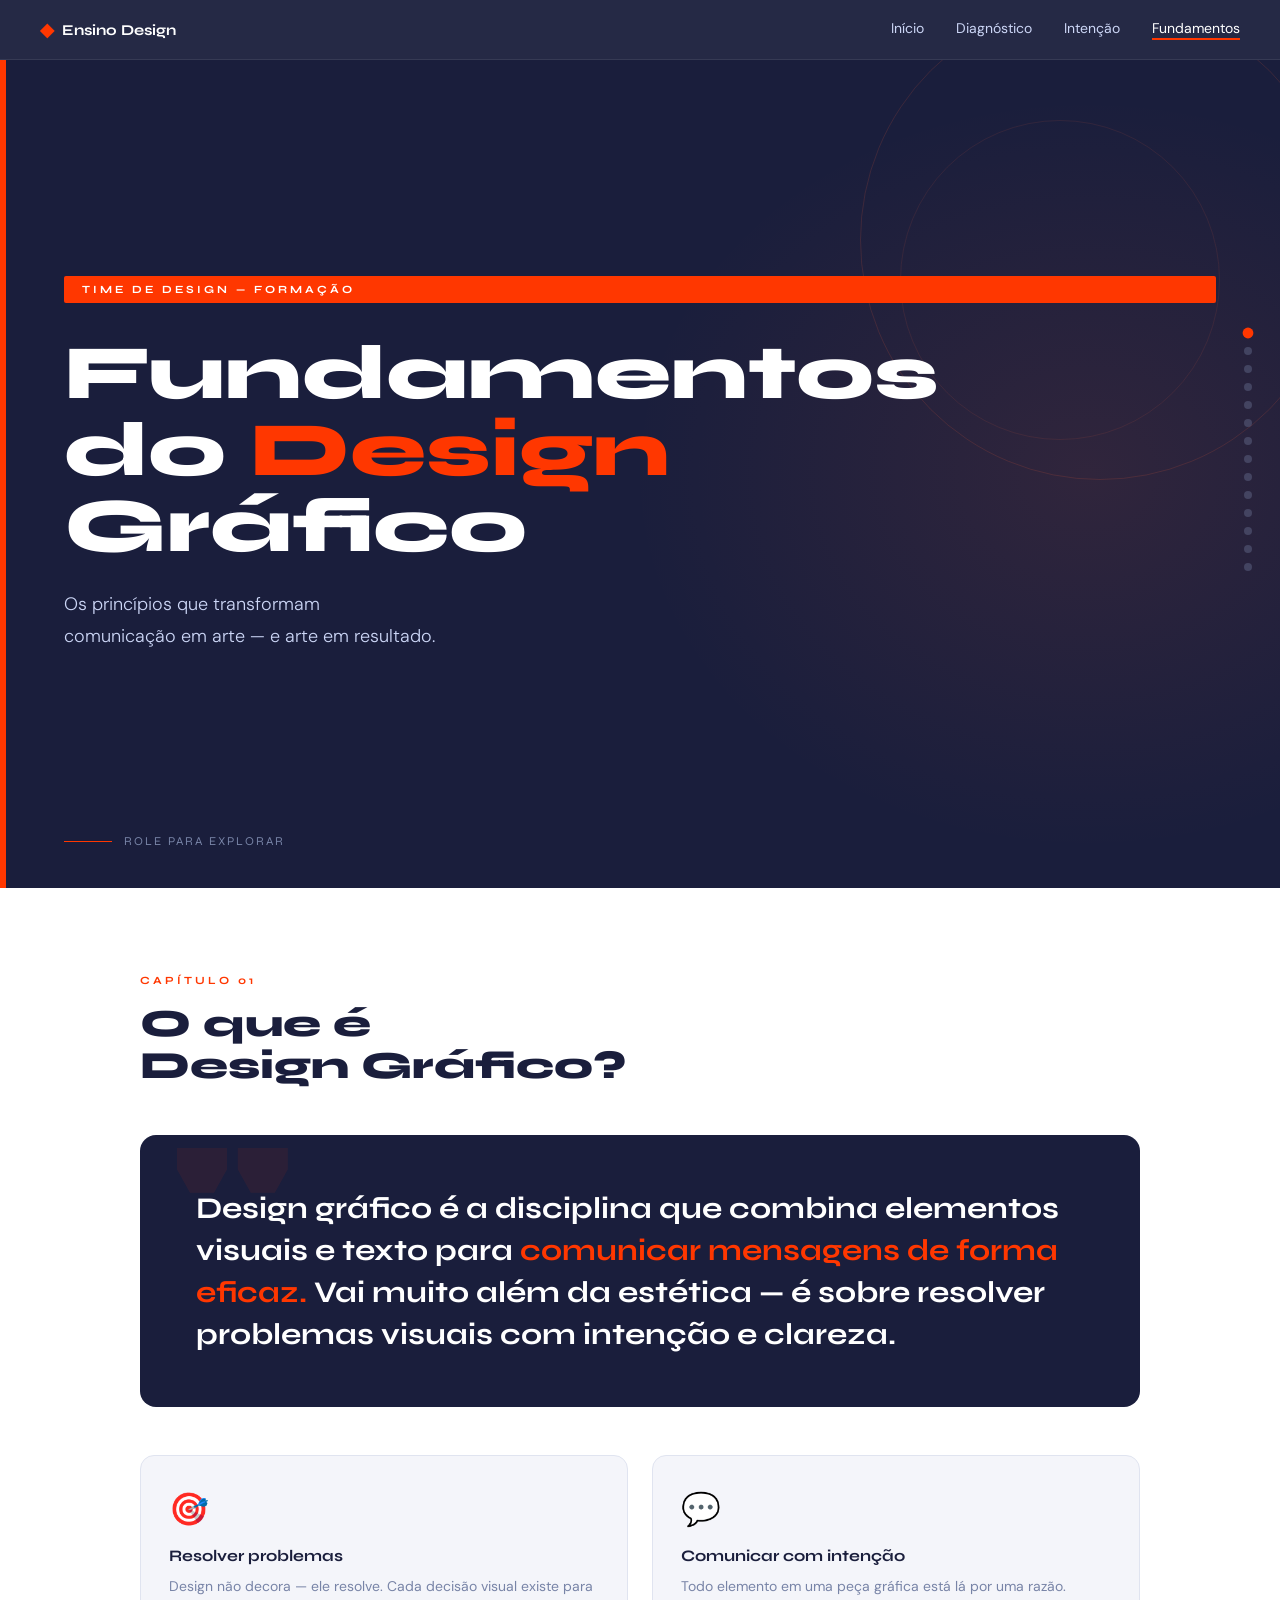
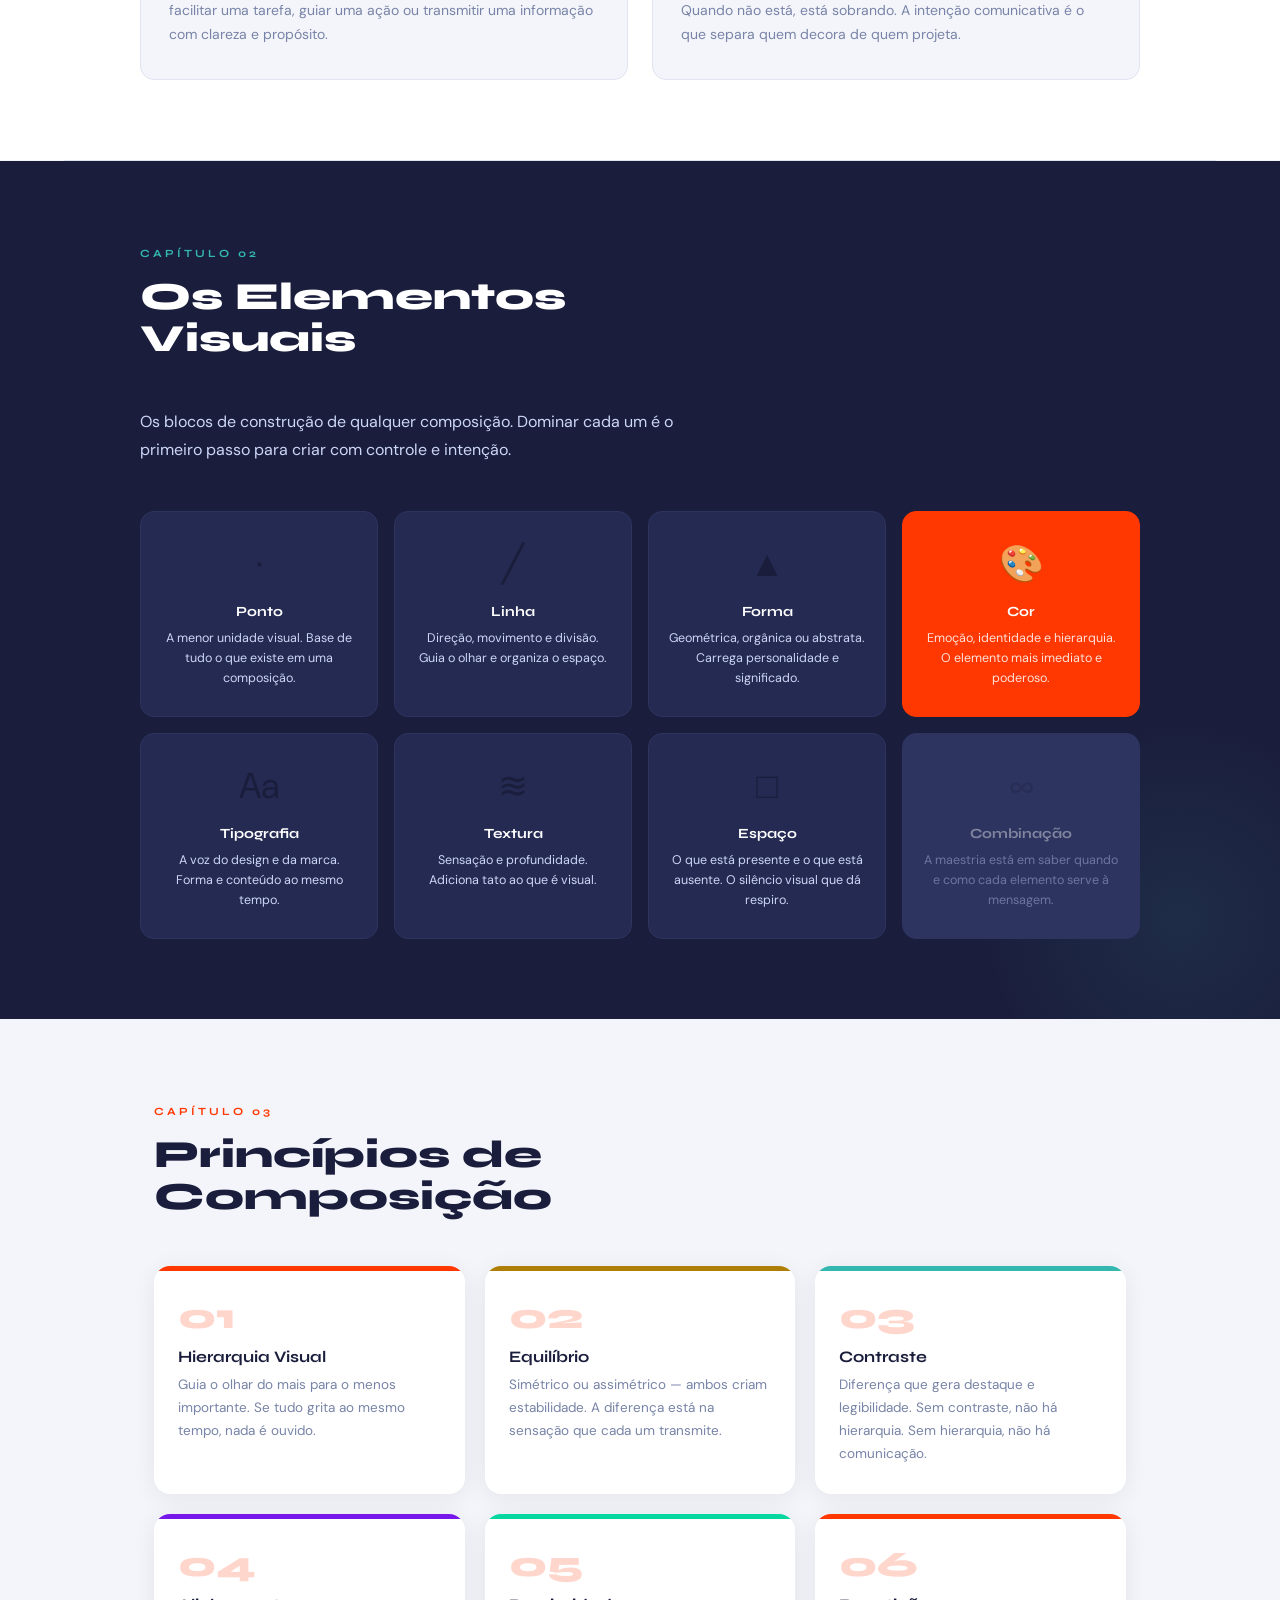
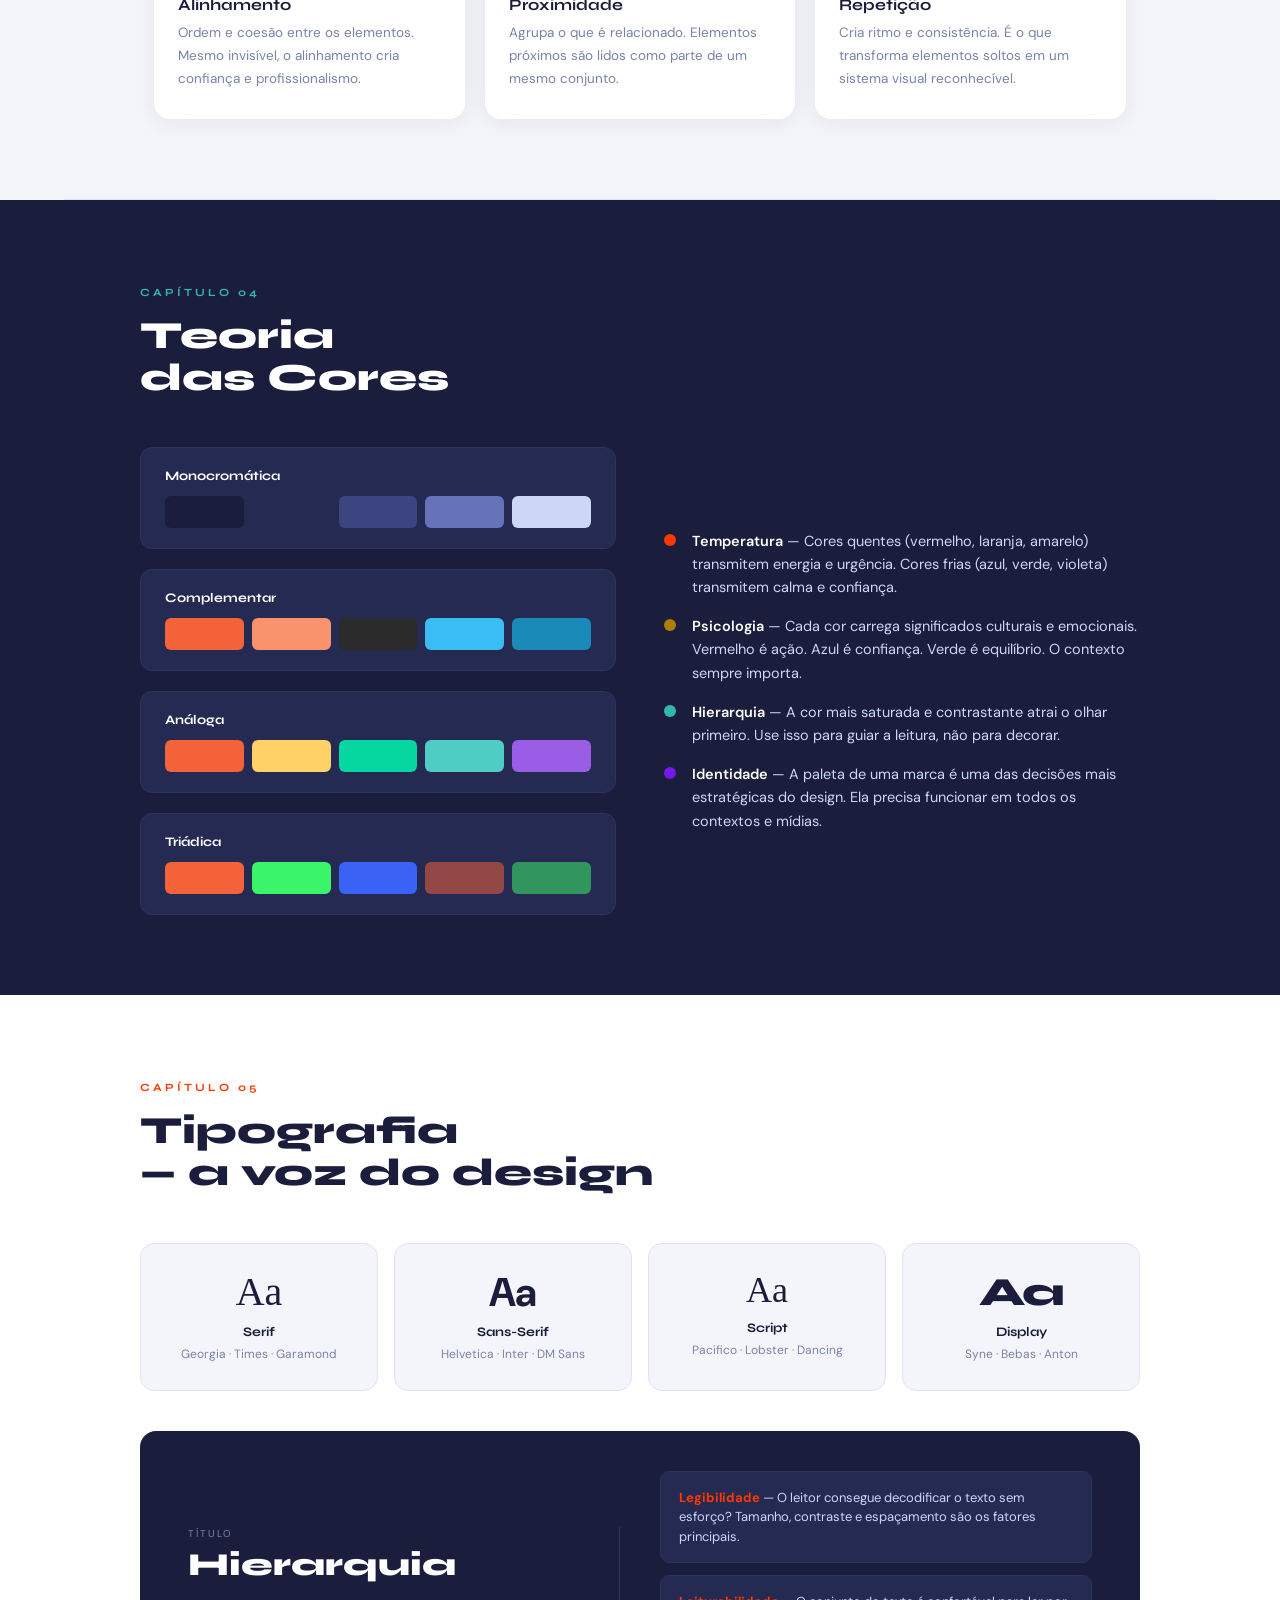
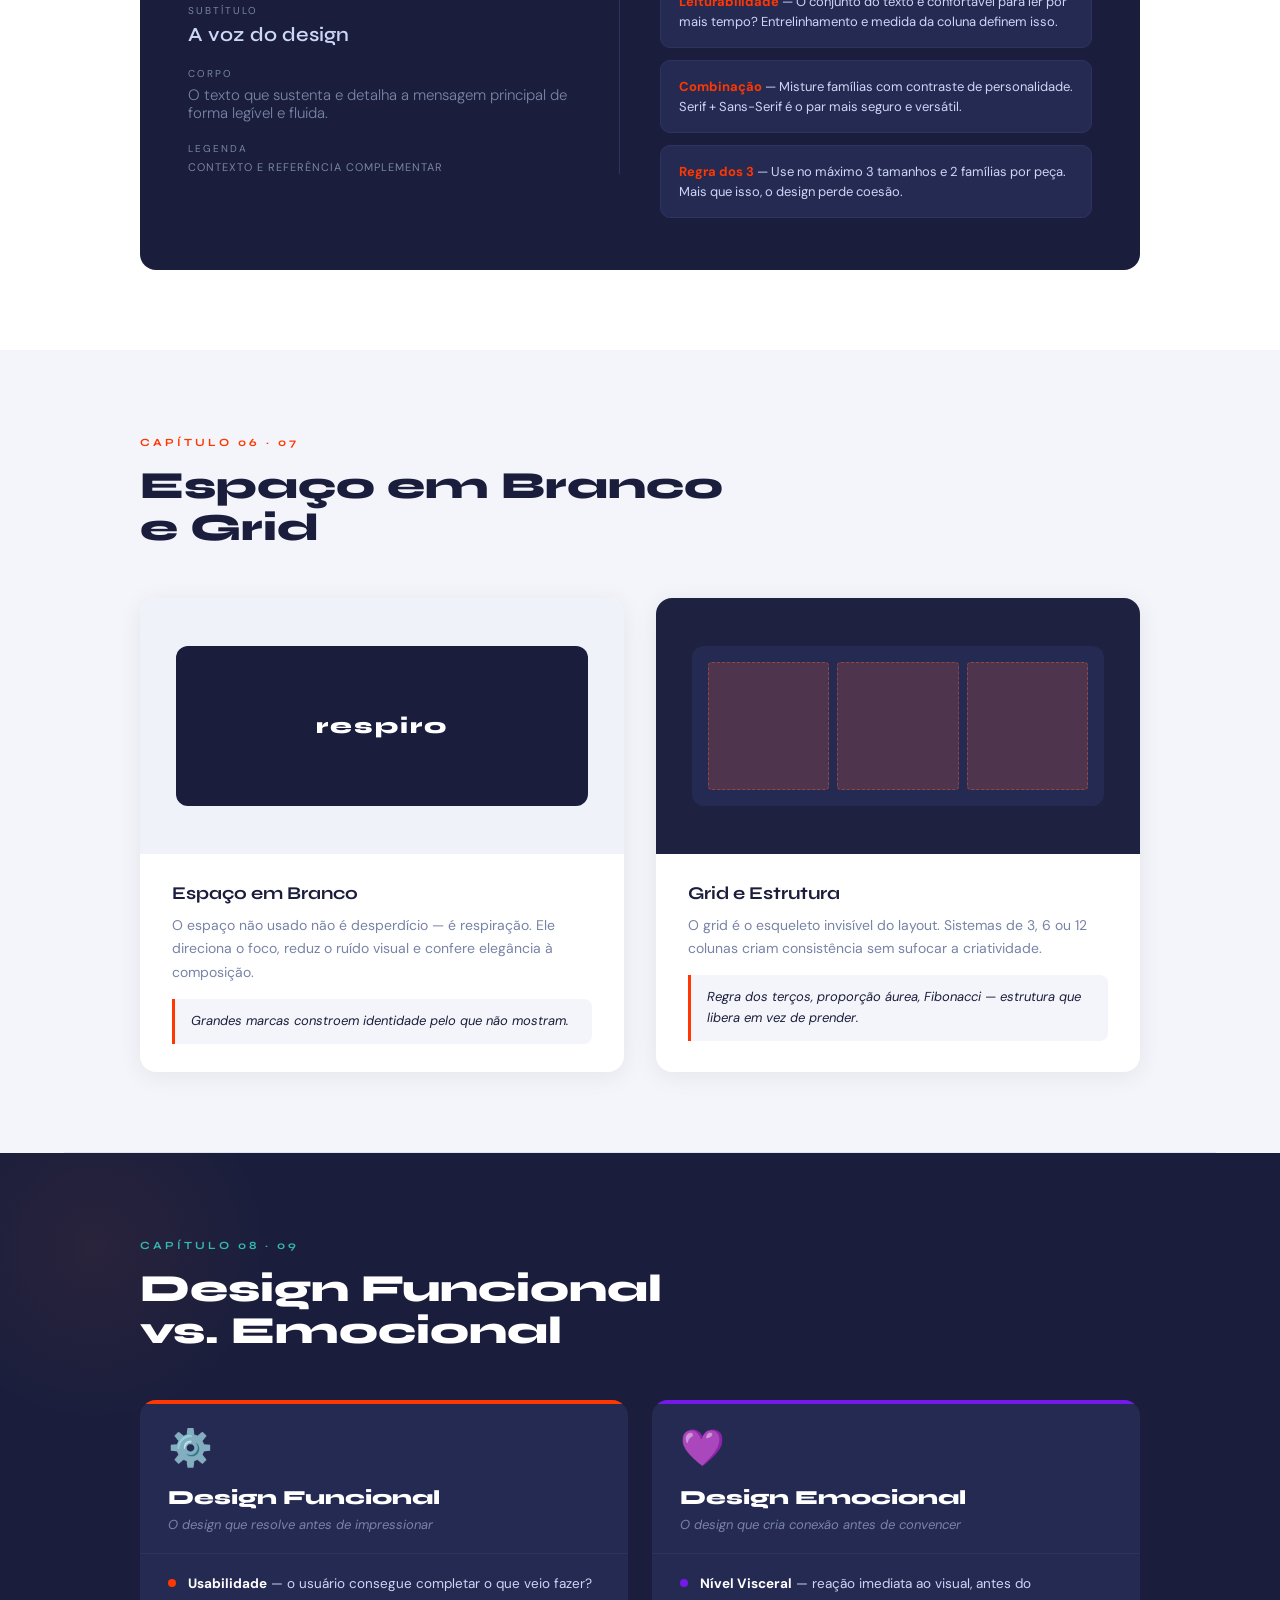
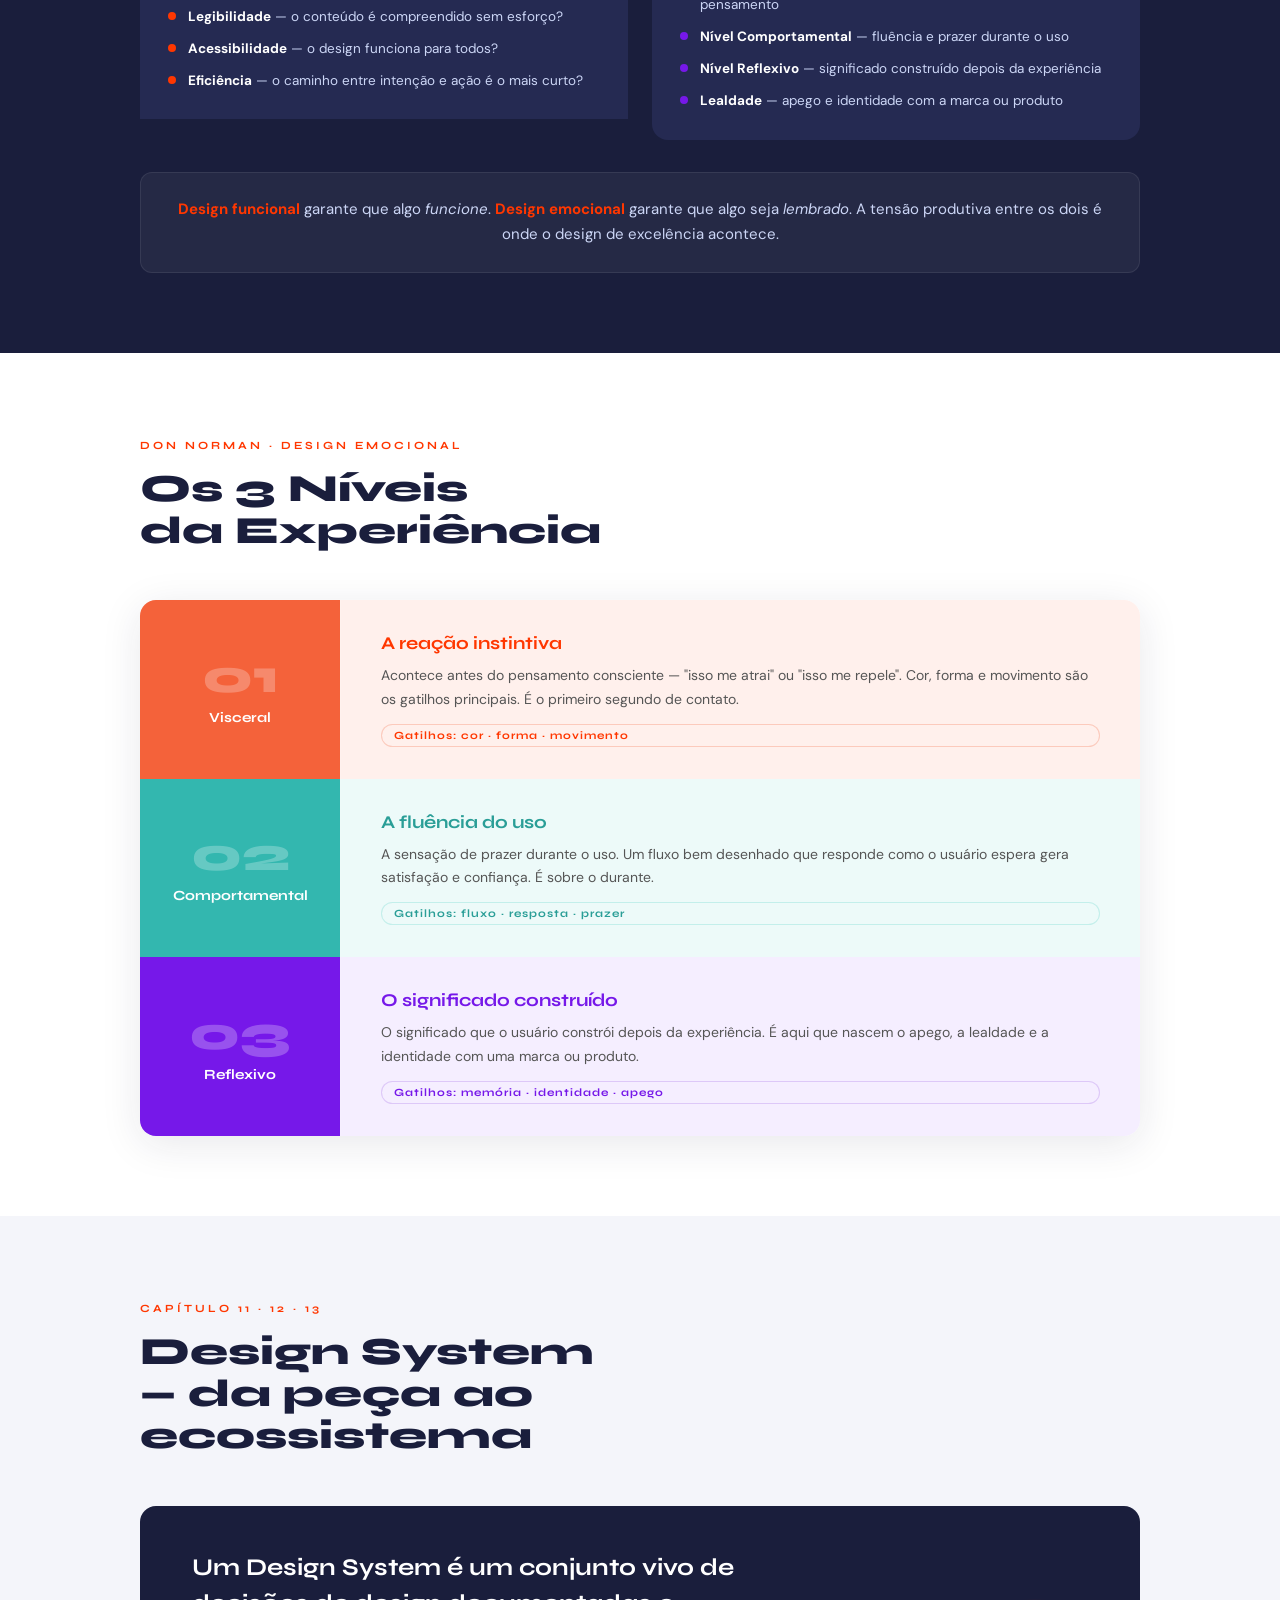
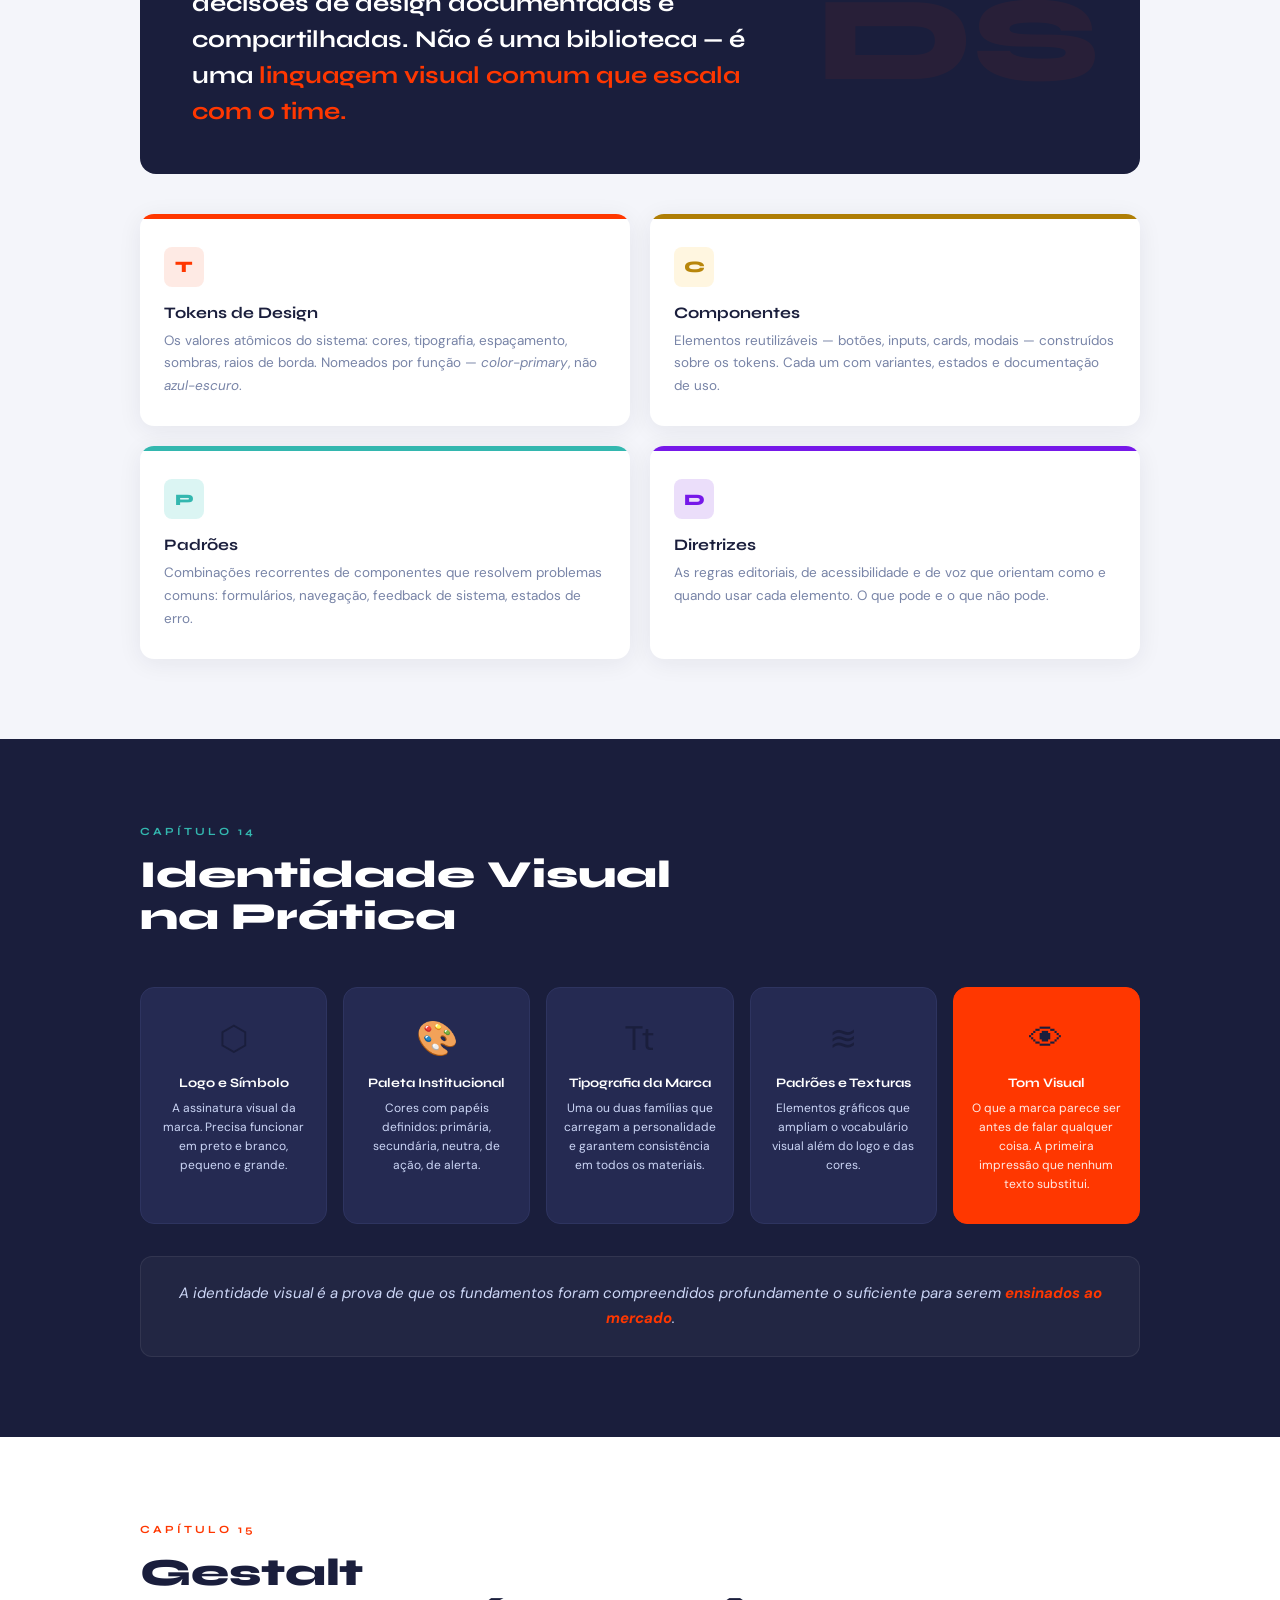
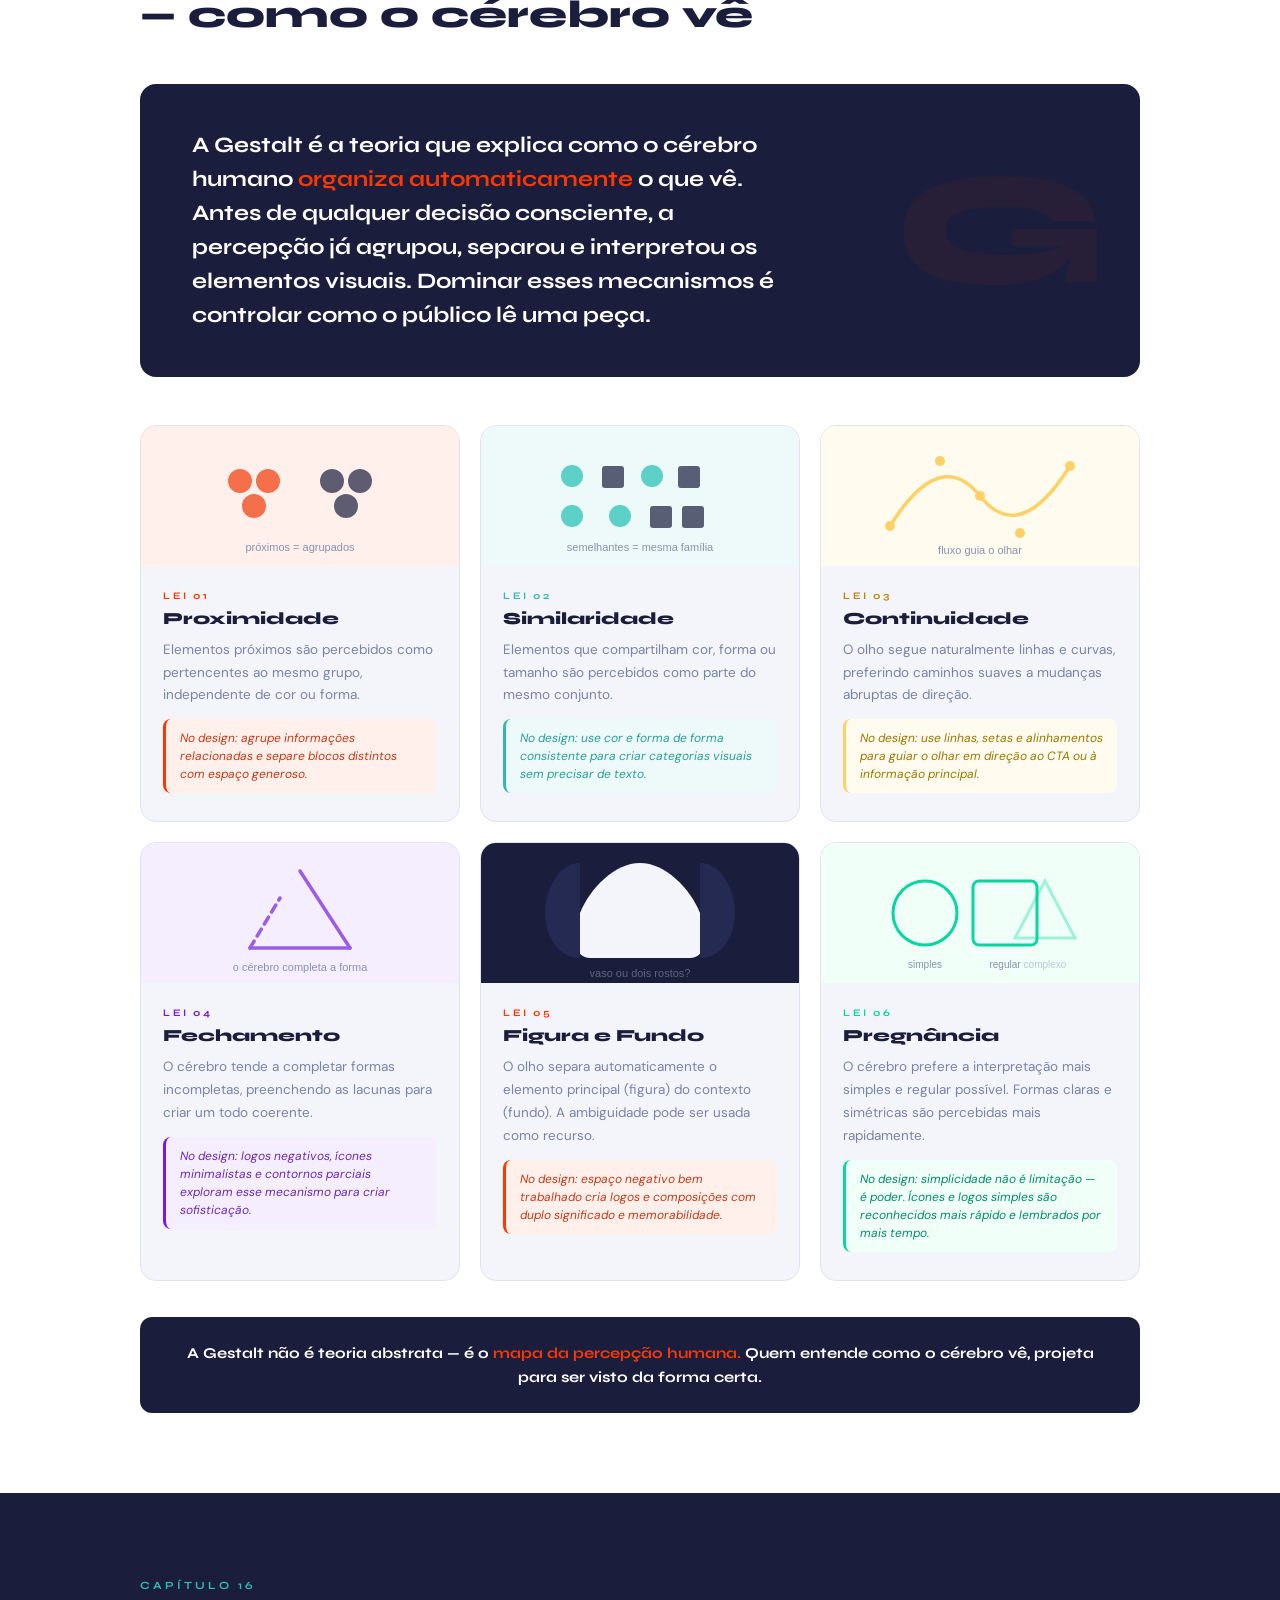
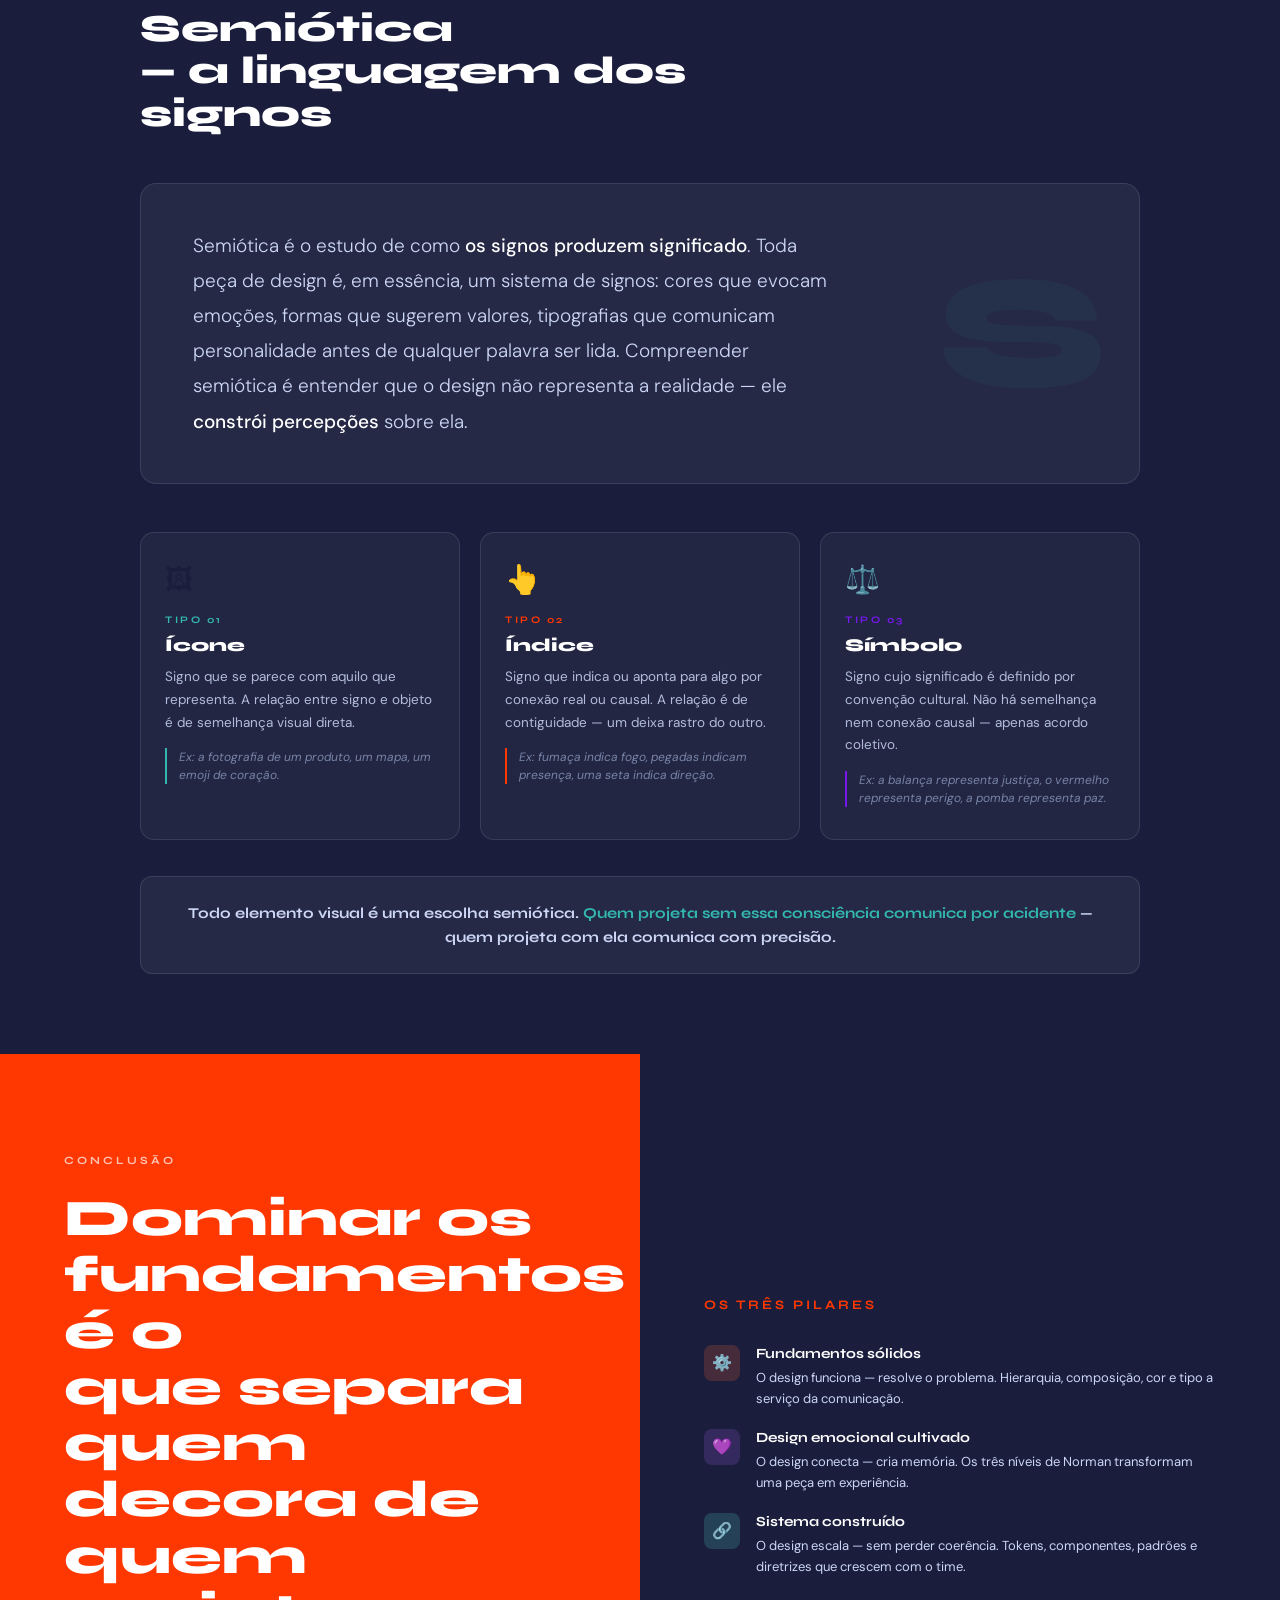
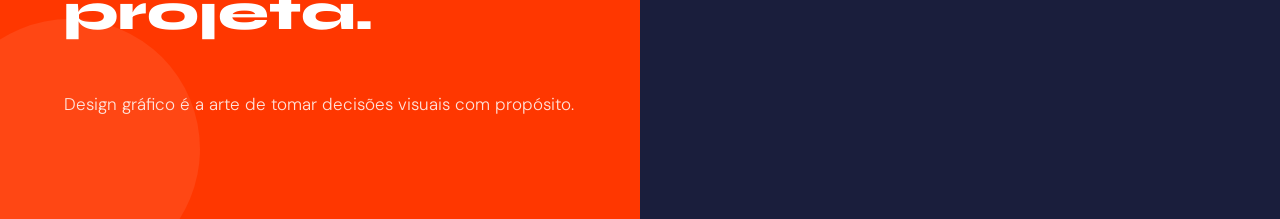
<file: modulos/fundamentos.html>
<!DOCTYPE html>
<html lang="pt-BR">
<head>
<meta charset="UTF-8">
<meta name="viewport" content="width=device-width, initial-scale=1.0">
<title>Fundamentos do Design Gráfico</title>
<link rel="stylesheet" href="../assets/css/shared.css">
<style>

  h2.section-heading {
    font-family: 'Syne', sans-serif;
    font-size: clamp(28px, 3vw, 42px);
    font-weight: 800;
    color: var(--navy);
    line-height: 1.1;
    max-width: 620px;
    margin-bottom: 48px;
  }
  h2.section-heading.light { color: var(--white); }

  /* ── NAV DOTS ── */
  .nav-dots {
    position: fixed;
    right: 28px; top: 50%;
    transform: translateY(-50%);
    display: flex;
    flex-direction: column;
    gap: 10px;
    z-index: 100;
  }
  .nav-dot {
    width: 8px; height: 8px;
    border-radius: 50%;
    background: var(--slate);
    opacity: 0.35;
    cursor: pointer;
    transition: all 0.3s;
    border: none; padding: 0;
  }
  .nav-dot.active, .nav-dot:hover {
    background: var(--coral);
    opacity: 1;
    transform: scale(1.35);
  }

  .section-divider { height: 1px; background: var(--border); margin: 0 64px; }

  /* ══ 1. HERO ══ */
  .hero {
    background: var(--navy);
    padding: 80px 64px 100px;
    position: relative;
    overflow: hidden;
    min-height: 92vh;
    display: flex;
    flex-direction: column;
    justify-content: center;
  }
  .hero::before {
    content: '';
    position: absolute; inset: 0;
    background: radial-gradient(ellipse 55% 70% at 85% 50%, #F4623A1A 0%, transparent 65%);
  }
  .hero-accent { position: absolute; left:0;top:0;bottom:0; width:6px; background:var(--coral); }
  .hero-geo {
    position: absolute; right:-60px; top:-60px;
    width:480px; height:480px; border-radius:50%;
    border:1px solid rgba(244,98,58,0.15);
  }
  .hero-geo2 {
    position: absolute; right:60px; top:60px;
    width:320px; height:320px; border-radius:50%;
    border:1px solid rgba(244,98,58,0.1);
  }
  .hero-pill {
    display: inline-block;
    background: var(--coral); color:#fff;
    font-family:'Syne',sans-serif; font-size:11px; font-weight:700;
    letter-spacing:3px; text-transform:uppercase;
    padding:7px 18px; border-radius:2px; margin-bottom:32px; position:relative;
  }
  .hero h1 {
    font-family:'Syne',sans-serif;
    font-size: clamp(44px,6vw,80px); font-weight:800;
    color:var(--white); line-height:1.0;
    max-width:700px; margin-bottom:24px; position:relative;
  }
  .hero h1 span { color:var(--coral); }
  .hero-sub {
    color:var(--light); font-size:18px; font-weight:300;
    max-width:500px; line-height:1.75; position:relative;
  }
  .hero-scroll {
    position:absolute; bottom:40px; left:64px;
    display:flex; align-items:center; gap:12px;
    color:var(--slate); font-size:12px;
    font-family:'Syne',sans-serif; letter-spacing:2px; text-transform:uppercase;
  }
  .hero-scroll-line { width:48px; height:1px; background:var(--coral); }

  /* ══ 2. O QUE É DESIGN ══ */
  .what-section {
    background: var(--white);
    padding: 80px 64px;
  }
  .what-inner { max-width: 1000px; margin: 0 auto; }
  .what-quote {
    background: var(--navy);
    border-radius: 16px;
    padding: 52px 56px;
    position: relative;
    overflow: hidden;
    margin-bottom: 48px;
  }
  .what-quote::before {
    content: '"';
    position: absolute;
    top: -20px; left: 32px;
    font-family:'Syne',sans-serif;
    font-size:200px; font-weight:800;
    color:var(--coral); opacity:0.08; line-height:1;
  }
  .what-quote p {
    font-family:'Syne',sans-serif;
    font-size: clamp(20px,2.5vw,30px);
    font-weight:700; color:var(--white); line-height:1.4;
    position:relative;
  }
  .what-quote p span { color:var(--coral); }
  .what-cols {
    display: grid;
    grid-template-columns: 1fr 1fr;
    gap: 24px;
  }
  .what-col {
    background: var(--bg);
    border-radius: 14px;
    padding: 32px 28px;
    border: 1px solid var(--border);
  }
  .what-col-icon { font-size:32px; margin-bottom:16px; display:block; }
  .what-col-title {
    font-family:'Syne',sans-serif;
    font-size:16px; font-weight:700; color:var(--navy); margin-bottom:10px;
  }
  .what-col-desc { font-size:14px; color:var(--slate); line-height:1.7; }

  /* ══ 3. ELEMENTOS VISUAIS ══ */
  .elements-section {
    background: var(--navy);
    padding: 80px 64px;
    position: relative; overflow: hidden;
  }
  .elements-section::before {
    content:'';
    position:absolute; bottom:-100px; right:-100px;
    width:400px; height:400px; border-radius:50%;
    background: radial-gradient(circle,#4ECDC415,transparent 70%);
  }
  .elements-inner { max-width:1000px; margin:0 auto; }
  .elements-grid {
    display: grid;
    grid-template-columns: repeat(4,1fr);
    gap: 16px;
    margin-top: 48px;
  }
  .element-card {
    background: var(--navy2);
    border-radius: 14px;
    padding: 28px 20px;
    border: 1px solid var(--navy3);
    transition: transform 0.3s, box-shadow 0.3s;
    cursor: default;
    text-align: center;
  }
  .element-card:hover {
    transform: translateY(-6px);
    box-shadow: 0 16px 36px rgba(0,0,0,0.3);
  }
  .element-icon { font-size:36px; margin-bottom:16px; display:block; }
  .element-title {
    font-family:'Syne',sans-serif;
    font-size:14px; font-weight:700; color:var(--white); margin-bottom:8px;
  }
  .element-desc { font-size:12.5px; color:var(--light); line-height:1.6; }
  .element-card.highlight { background: var(--coral); border-color: var(--coral); }
  .element-card.highlight .element-title { color:var(--white); }
  .element-card.highlight .element-desc { color:rgba(255,255,255,0.85); }

  /* ══ 4. PRINCÍPIOS COMPOSIÇÃO ══ */
  .composition-section {
    padding: 80px 64px;
    max-width: 1100px;
    margin: 0 auto;
  }
  .composition-grid {
    display: grid;
    grid-template-columns: repeat(3, 1fr);
    gap: 20px;
  }
  .comp-card {
    background: var(--white);
    border-radius: 16px;
    overflow: hidden;
    box-shadow: 0 4px 24px rgba(26,30,60,0.07);
    transition: transform 0.3s, box-shadow 0.3s;
    cursor: default;
  }
  .comp-card:hover {
    transform: translateY(-6px);
    box-shadow: 0 16px 40px rgba(26,30,60,0.13);
  }
  .comp-bar { height: 5px; }
  .comp-body { padding: 28px 24px; }
  .comp-num {
    font-family:'Syne',sans-serif;
    font-size:36px; font-weight:800; color:var(--coral);
    opacity:0.2; line-height:1; margin-bottom:12px;
  }
  .comp-title {
    font-family:'Syne',sans-serif;
    font-size:16px; font-weight:700; color:var(--navy); margin-bottom:8px;
  }
  .comp-desc { font-size:13.5px; color:var(--slate); line-height:1.7; }

  /* ══ 5. TEORIA DAS CORES ══ */
  .color-section {
    background: var(--navy);
    padding: 80px 64px;
  }
  .color-inner { max-width:1000px; margin:0 auto; }
  .color-wheel-row {
    display: grid;
    grid-template-columns: 1fr 1fr;
    gap: 48px;
    align-items: center;
    margin-top: 48px;
  }
  .color-palettes { display:flex; flex-direction:column; gap:20px; }
  .palette-item {
    background: var(--navy2);
    border-radius:12px;
    padding:20px 24px;
    border:1px solid var(--navy3);
  }
  .palette-name {
    font-family:'Syne',sans-serif;
    font-size:13px; font-weight:700; color:var(--white); margin-bottom:12px;
  }
  .palette-swatches { display:flex; gap:8px; }
  .swatch {
    height:32px; border-radius:6px; flex:1;
    transition: transform 0.2s;
  }
  .swatch:hover { transform: scaleY(1.2); }
  .color-facts { display:flex; flex-direction:column; gap:16px; }
  .color-fact {
    display:flex; gap:16px; align-items:flex-start;
  }
  .color-fact-dot {
    width:12px; height:12px; border-radius:50%;
    flex-shrink:0; margin-top:4px;
  }
  .color-fact-text { font-size:14.5px; color:var(--light); line-height:1.6; }
  .color-fact-text strong { color:var(--white); font-weight:600; }

  /* ══ 6. TIPOGRAFIA ══ */
  .typo-section {
    background: var(--white);
    padding: 80px 64px;
  }
  .typo-inner { max-width:1000px; margin:0 auto; }
  .typo-families {
    display: grid;
    grid-template-columns: repeat(4,1fr);
    gap:16px;
    margin-bottom: 40px;
  }
  .typo-fam {
    background: var(--bg);
    border-radius:14px;
    padding:28px 20px;
    text-align:center;
    border:1px solid var(--border);
    transition: transform 0.3s, box-shadow 0.3s;
    cursor:default;
  }
  .typo-fam:hover {
    transform:translateY(-5px);
    box-shadow:0 12px 32px rgba(26,30,60,0.1);
  }
  .typo-sample {
    font-size:40px; color:var(--navy); margin-bottom:12px; display:block; line-height:1;
  }
  .typo-fam-name {
    font-family:'Syne',sans-serif;
    font-size:13px; font-weight:700; color:var(--navy); margin-bottom:6px;
  }
  .typo-fam-example { font-size:12px; color:var(--slate); }
  .typo-hierarchy {
    background: var(--navy);
    border-radius:16px;
    padding:40px 48px;
    display:grid;
    grid-template-columns:1fr 1fr;
    gap:40px;
    align-items:center;
  }
  .typo-hier-left { border-right:1px solid var(--navy3); padding-right:40px; }
  .typo-tier { margin-bottom:20px; }
  .typo-tier:last-child { margin-bottom:0; }
  .typo-tier-label { font-size:10px; color:var(--slate); letter-spacing:2px; text-transform:uppercase; margin-bottom:6px; }
  .typo-tier-sample { color:var(--white); line-height:1.2; }
  .typo-hier-right { }
  .typo-rule {
    background:var(--navy2);
    border-radius:10px; padding:16px 18px;
    margin-bottom:12px; border:1px solid var(--navy3);
    font-size:13px; color:var(--light); line-height:1.5;
  }
  .typo-rule strong { color:var(--coral); }

  /* ══ 7. ESPAÇO E GRID ══ */
  .space-section {
    background: var(--bg);
    padding: 80px 64px;
  }
  .space-inner { max-width:1000px; margin:0 auto; }
  .space-grid {
    display:grid;
    grid-template-columns:1fr 1fr;
    gap:32px;
    margin-top:48px;
  }
  .space-card {
    background:var(--white);
    border-radius:16px;
    overflow:hidden;
    box-shadow:0 4px 24px rgba(26,30,60,0.07);
  }
  .space-card-top {
    padding:48px 36px;
    display:flex; align-items:center; justify-content:center;
    position:relative; overflow:hidden;
  }
  .space-visual-white {
    background:var(--navy);
    border-radius:12px;
    width:100%; height:160px;
    display:flex; align-items:center; justify-content:center;
    font-family:'Syne',sans-serif; font-size:22px; font-weight:800; color:var(--white);
    letter-spacing:2px;
  }
  .space-visual-grid {
    background:var(--navy2);
    border-radius:12px;
    width:100%; height:160px;
    display:grid;
    grid-template-columns:repeat(3,1fr);
    gap:8px; padding:16px;
  }
  .space-grid-col {
    background:rgba(244,98,58,0.2);
    border-radius:4px;
    border:1px dashed rgba(244,98,58,0.4);
  }
  .space-card-body { padding:28px 32px; }
  .space-card-title {
    font-family:'Syne',sans-serif;
    font-size:18px; font-weight:700; color:var(--navy); margin-bottom:10px;
  }
  .space-card-desc { font-size:14px; color:var(--slate); line-height:1.7; }
  .space-card-quote {
    margin-top:14px;
    padding:12px 16px;
    border-left:3px solid var(--coral);
    font-size:13px; color:var(--navy); font-style:italic; line-height:1.6;
    background:var(--bg); border-radius:0 8px 8px 0;
  }

  /* ══ 8. FUNCIONAL vs EMOCIONAL ══ */
  .func-section {
    background: var(--navy);
    padding: 80px 64px;
    position:relative; overflow:hidden;
  }
  .func-section::before {
    content:'';
    position:absolute; top:-80px; left:-80px;
    width:350px; height:350px; border-radius:50%;
    background:radial-gradient(circle,#F4623A12,transparent 70%);
  }
  .func-inner { max-width:1000px; margin:0 auto; }
  .func-grid {
    display:grid;
    grid-template-columns:1fr 1fr;
    gap:24px;
    margin-top:48px;
    margin-bottom:32px;
  }
  .func-card {
    border-radius:16px; overflow:hidden;
    transition:transform 0.3s, box-shadow 0.3s; cursor:default;
  }
  .func-card:hover {
    transform:translateY(-5px);
    box-shadow:0 16px 36px rgba(0,0,0,0.3);
  }
  .func-card-header {
    padding:28px 28px 20px;
    background:var(--navy2);
  }
  .func-card-top-bar { height:4px; margin:-28px -28px 20px; }
  .func-card-emoji { font-size:36px; margin-bottom:14px; display:block; }
  .func-card-title {
    font-family:'Syne',sans-serif;
    font-size:20px; font-weight:800; color:var(--white); margin-bottom:6px;
  }
  .func-card-sub { font-size:13px; color:var(--slate); font-style:italic; }
  .func-card-body {
    background:var(--navy2);
    padding:0 28px 28px;
    border-top:1px solid var(--navy3);
    padding-top:20px;
  }
  .func-criteria { display:flex; flex-direction:column; gap:12px; }
  .func-criterion {
    display:flex; gap:12px; align-items:flex-start;
  }
  .func-crit-dot {
    width:8px; height:8px; border-radius:50%;
    flex-shrink:0; margin-top:5px;
  }
  .func-crit-text { font-size:13.5px; color:var(--light); line-height:1.5; }
  .func-crit-text strong { color:var(--white); }
  .func-bridge {
    background:rgba(255,255,255,0.05);
    border:1px solid rgba(255,255,255,0.08);
    border-radius:12px;
    padding:24px 32px;
    font-size:15px; color:var(--light); line-height:1.7; text-align:center;
  }
  .func-bridge strong { color:var(--coral); }

  /* ══ 9. NÍVEIS EMOCIONAIS (Norman) ══ */
  .norman-section {
    background: var(--white);
    padding: 80px 64px;
  }
  .norman-inner { max-width:1000px; margin:0 auto; }
  .norman-levels {
    display:flex; flex-direction:column; gap:0;
    margin-top:48px;
    border-radius:16px; overflow:hidden;
    box-shadow:0 8px 40px rgba(26,30,60,0.10);
  }
  .norman-level {
    display:grid;
    grid-template-columns:200px 1fr;
    min-height:140px;
    cursor:default;
    transition:filter 0.3s;
  }
  .norman-level:hover { filter:brightness(1.03); }
  .norman-level-left {
    display:flex; flex-direction:column;
    justify-content:center; align-items:center;
    text-align:center; padding:28px 20px;
  }
  .norman-level-num {
    font-family:'Syne',sans-serif;
    font-size:48px; font-weight:800; opacity:0.25; line-height:1;
  }
  .norman-level-name {
    font-family:'Syne',sans-serif;
    font-size:14px; font-weight:700; margin-top:8px;
  }
  .norman-level-right {
    padding:32px 40px;
    display:flex; flex-direction:column; justify-content:center;
    border-left:1px solid rgba(255,255,255,0.1);
  }
  .norman-level-title {
    font-family:'Syne',sans-serif;
    font-size:18px; font-weight:700; margin-bottom:10px;
  }
  .norman-level-desc { font-size:14px; line-height:1.7; }
  .norman-level-tag {
    display:inline-block; margin-top:12px;
    padding:4px 12px; border-radius:100px;
    font-size:11px; font-weight:700;
    font-family:'Syne',sans-serif; letter-spacing:1px;
  }

  /* ══ 10. DESIGN SYSTEM ══ */
  .ds-section {
    background: var(--bg);
    padding: 80px 64px;
  }
  .ds-inner { max-width:1000px; margin:0 auto; }
  .ds-intro {
    background:var(--navy);
    border-radius:16px;
    padding:44px 52px;
    margin-bottom:40px;
    position:relative; overflow:hidden;
  }
  .ds-intro::after {
    content:'DS';
    position:absolute; right:40px; top:50%; transform:translateY(-50%);
    font-family:'Syne',sans-serif; font-size:120px; font-weight:800;
    color:var(--coral); opacity:0.06;
  }
  .ds-intro p {
    font-family:'Syne',sans-serif;
    font-size:clamp(18px,2vw,24px); font-weight:700; color:var(--white);
    line-height:1.5; max-width:580px; position:relative;
  }
  .ds-intro p span { color:var(--coral); }
  .ds-pillars {
    display:grid;
    grid-template-columns:repeat(2,1fr);
    gap:20px;
  }
  .ds-pillar {
    background:var(--white);
    border-radius:14px; overflow:hidden;
    box-shadow:0 4px 24px rgba(26,30,60,0.07);
    transition:transform 0.3s, box-shadow 0.3s; cursor:default;
  }
  .ds-pillar:hover {
    transform:translateY(-5px);
    box-shadow:0 16px 40px rgba(26,30,60,0.12);
  }
  .ds-pillar-top { height:5px; }
  .ds-pillar-body { padding:28px 24px; }
  .ds-pillar-letter {
    width:40px; height:40px; border-radius:8px;
    display:flex; align-items:center; justify-content:center;
    font-family:'Syne',sans-serif; font-size:16px; font-weight:800;
    margin-bottom:16px;
  }
  .ds-pillar-title {
    font-family:'Syne',sans-serif;
    font-size:16px; font-weight:700; color:var(--navy); margin-bottom:8px;
  }
  .ds-pillar-desc { font-size:13.5px; color:var(--slate); line-height:1.7; }

  /* ══ 11. IDENTIDADE VISUAL ══ */
  .identity-section {
    background: var(--navy);
    padding: 80px 64px;
    position:relative; overflow:hidden;
  }
  .identity-inner { max-width:1000px; margin:0 auto; }
  .identity-grid {
    display:grid;
    grid-template-columns:repeat(5,1fr);
    gap:16px;
    margin-top:48px;
  }
  .identity-card {
    background:var(--navy2);
    border-radius:14px;
    padding:28px 16px;
    text-align:center;
    border:1px solid var(--navy3);
    transition:transform 0.3s, box-shadow 0.3s; cursor:default;
  }
  .identity-card:hover {
    transform:translateY(-6px);
    box-shadow:0 16px 36px rgba(0,0,0,0.3);
  }
  .identity-icon { font-size:34px; margin-bottom:14px; display:block; }
  .identity-title {
    font-family:'Syne',sans-serif;
    font-size:13px; font-weight:700; color:var(--white); margin-bottom:8px;
  }
  .identity-desc { font-size:12px; color:var(--light); line-height:1.6; }
  .identity-banner {
    margin-top:32px;
    background:rgba(255,255,255,0.04);
    border:1px solid rgba(255,255,255,0.07);
    border-radius:12px; padding:24px 32px;
    font-size:15px; color:var(--light); line-height:1.7; text-align:center;
    font-style:italic;
  }
  .identity-banner strong { color:var(--coral); }

  /* ══ 12. ENCERRAMENTO ══ */
  .closing-section {
    display:grid;
    grid-template-columns:1fr 1fr;
    min-height:85vh;
  }
  .closing-left {
    background:var(--coral);
    padding:80px 64px;
    display:flex; flex-direction:column; justify-content:center;
    position:relative; overflow:hidden;
  }
  .closing-left::before {
    content:'';
    position:absolute; bottom:-60px; left:-60px;
    width:260px; height:260px; border-radius:50%;
    background:rgba(255,255,255,0.08);
  }
  .closing-left h2 {
    font-family:'Syne',sans-serif;
    font-size:clamp(32px,4vw,52px); font-weight:800;
    color:var(--white); line-height:1.1;
    position:relative; margin-bottom:24px;
  }
  .closing-left p {
    font-size:17px; color:rgba(255,255,255,0.85);
    font-weight:300; line-height:1.8;
    position:relative;
  }
  .closing-right {
    background:var(--navy);
    padding:80px 64px;
    display:flex; flex-direction:column; justify-content:center;
  }
  .closing-right h3 {
    font-family:'Syne',sans-serif;
    font-size:13px; font-weight:700; letter-spacing:3px;
    text-transform:uppercase; color:var(--coral); margin-bottom:32px;
  }
  .closing-pillars { display:flex; flex-direction:column; gap:20px; }
  .closing-pillar {
    display:flex; gap:16px; align-items:flex-start;
  }
  .closing-badge {
    width:36px; height:36px; border-radius:8px;
    display:flex; align-items:center; justify-content:center;
    font-size:16px; flex-shrink:0;
  }
  .closing-pillar-text strong {
    font-family:'Syne',sans-serif;
    font-size:14px; font-weight:700; color:var(--white);
    display:block; margin-bottom:4px;
  }
  .closing-pillar-text span { font-size:13px; color:var(--light); line-height:1.5; }

  /* ══ GESTALT ══ */
  .gestalt-section {
    background: var(--white);
    padding: 80px 64px;
  }
  .gestalt-inner { max-width: 1000px; margin: 0 auto; }
  .gestalt-intro {
    background: var(--navy);
    border-radius: 16px;
    padding: 44px 52px;
    margin-bottom: 48px;
    position: relative;
    overflow: hidden;
  }
  .gestalt-intro::after {
    content: 'G';
    position: absolute;
    right: 32px; top: 50%; transform: translateY(-50%);
    font-family: 'Syne', sans-serif;
    font-size: 160px; font-weight: 800;
    color: var(--coral); opacity: 0.06; line-height: 1;
    pointer-events: none;
  }
  .gestalt-intro p {
    font-family: 'Syne', sans-serif;
    font-size: clamp(16px, 1.8vw, 22px);
    font-weight: 700; color: var(--white);
    line-height: 1.55; max-width: 600px; position: relative;
  }
  .gestalt-intro p span { color: var(--coral); }
  .gestalt-grid {
    display: grid;
    grid-template-columns: repeat(3, 1fr);
    gap: 20px;
  }
  .gestalt-card {
    background: var(--bg);
    border-radius: 16px;
    overflow: hidden;
    border: 1px solid var(--border);
    transition: transform 0.3s, box-shadow 0.3s;
    cursor: default;
  }
  .gestalt-card:hover {
    transform: translateY(-6px);
    box-shadow: 0 16px 40px rgba(26,30,60,0.12);
    background: var(--white);
  }
  .gestalt-visual {
    height: 140px;
    display: flex;
    align-items: center;
    justify-content: center;
    position: relative;
    overflow: hidden;
  }
  .gestalt-body { padding: 24px 22px 28px; }
  .gestalt-law {
    font-family: 'Syne', sans-serif;
    font-size: 10px; font-weight: 700;
    letter-spacing: 2.5px; text-transform: uppercase;
    margin-bottom: 6px;
  }
  .gestalt-title {
    font-family: 'Syne', sans-serif;
    font-size: 17px; font-weight: 800;
    color: var(--navy); margin-bottom: 10px;
  }
  .gestalt-desc {
    font-size: 13.5px; color: var(--slate); line-height: 1.7;
  }
  .gestalt-apply {
    margin-top: 12px;
    padding: 10px 14px;
    border-radius: 8px;
    font-size: 12px; line-height: 1.5;
    font-style: italic;
    border-left: 3px solid;
  }
  .gestalt-banner {
    margin-top: 36px;
    background: var(--navy);
    border-radius: 12px;
    padding: 24px 36px;
    text-align: center;
    font-family: 'Syne', sans-serif;
    font-size: 15px; font-weight: 700;
    color: var(--white); line-height: 1.6;
  }
  .gestalt-banner span { color: var(--coral); }

  /* SVG visuals inside gestalt cards */
  .g-svg { width: 100%; height: 100%; }

  @media (max-width: 860px) {
    .gestalt-section { padding: 60px 32px; }
    .gestalt-grid { grid-template-columns: 1fr 1fr; }
  }
  @media (max-width: 540px) {
    .gestalt-grid { grid-template-columns: 1fr; }
  }

  /* ══ SEMIÓTICA ══ */
  .semiotica-section {
    background: var(--navy);
    padding: 80px 64px;
  }
  .semiotica-inner { max-width: 1000px; margin: 0 auto; }
  .semiotica-section .section-tag { color: var(--teal); }
  .semiotica-section h2.section-heading { color: var(--white); }
  .semiotica-intro {
    background: rgba(255,255,255,0.05);
    border: 1px solid rgba(255,255,255,0.1);
    border-radius: 16px;
    padding: 44px 52px;
    margin-bottom: 48px;
    position: relative;
    overflow: hidden;
  }
  .semiotica-intro::after {
    content: 'S';
    position: absolute;
    right: 32px; top: 50%; transform: translateY(-50%);
    font-family: 'Syne', sans-serif;
    font-size: 160px; font-weight: 800;
    color: var(--teal); opacity: 0.06; line-height: 1;
    pointer-events: none;
  }
  .semiotica-intro p {
    font-size: clamp(15px, 1.6vw, 19px);
    font-weight: 300;
    color: var(--light);
    line-height: 1.85;
    max-width: 640px;
    position: relative;
  }
  .semiotica-intro p strong {
    color: var(--white);
    font-weight: 500;
  }
  .semiotica-grid {
    display: grid;
    grid-template-columns: repeat(3, 1fr);
    gap: 20px;
    margin-bottom: 36px;
  }
  .semiotica-card {
    background: rgba(255,255,255,0.04);
    border: 1px solid rgba(255,255,255,0.1);
    border-radius: 14px;
    padding: 28px 24px 32px;
    transition: background 0.25s, transform 0.25s;
  }
  .semiotica-card:hover {
    background: rgba(255,255,255,0.08);
    transform: translateY(-4px);
  }
  .semiotica-card-icon {
    font-size: 28px;
    margin-bottom: 16px;
    display: block;
  }
  .semiotica-card-label {
    font-family: 'Syne', sans-serif;
    font-size: 10px; font-weight: 700;
    letter-spacing: 2.5px; text-transform: uppercase;
    margin-bottom: 8px;
  }
  .semiotica-card-title {
    font-family: 'Syne', sans-serif;
    font-size: 18px; font-weight: 800;
    color: var(--white);
    margin-bottom: 10px;
  }
  .semiotica-card-desc {
    font-size: 13.5px;
    color: var(--light);
    line-height: 1.7;
    opacity: 0.85;
  }
  .semiotica-card-ex {
    margin-top: 14px;
    font-size: 12px;
    font-style: italic;
    color: var(--slate);
    padding-left: 12px;
    border-left: 2px solid;
    line-height: 1.5;
  }
  .semiotica-banner {
    background: rgba(255,255,255,0.05);
    border: 1px solid rgba(255,255,255,0.1);
    border-radius: 12px;
    padding: 24px 36px;
    text-align: center;
    font-family: 'Syne', sans-serif;
    font-size: 15px; font-weight: 700;
    color: var(--light); line-height: 1.6;
  }
  .semiotica-banner span { color: var(--teal); }
  @media (max-width: 860px) {
    .semiotica-section { padding: 60px 32px; }
    .semiotica-intro { padding: 32px 28px; }
    .semiotica-grid { grid-template-columns: 1fr; }
  }

  @media (max-width:860px) {
    .hero, .what-section, .elements-section, .composition-section,
    .color-section, .typo-section, .space-section, .func-section,
    .norman-section, .ds-section, .identity-section { padding:60px 32px; }
    .elements-grid { grid-template-columns:repeat(2,1fr); }
    .composition-grid { grid-template-columns:1fr; }
    .typo-families { grid-template-columns:repeat(2,1fr); }
    .color-wheel-row, .func-grid, .ds-pillars,
    .space-grid, .what-cols { grid-template-columns:1fr; }
    .typo-hierarchy { grid-template-columns:1fr; }
    .typo-hier-left { border-right:none; padding-right:0; border-bottom:1px solid var(--navy3); padding-bottom:32px; }
    .identity-grid { grid-template-columns:repeat(2,1fr); }
    .closing-section { grid-template-columns:1fr; }
    .closing-left, .closing-right { padding:60px 32px; }
    .norman-level { grid-template-columns:120px 1fr; }
    .section-divider { margin:0 32px; }
    .nav-dots { display:none; }
    .hero-scroll { left:32px; }
  }

</style>
</head>
<body>

<header class="site-header">
  <a href="../index.html" class="site-header-logo">
    <span class="site-header-logo-mark">◆</span>
    Ensino Design
  </a>
  <nav class="site-header-nav" aria-label="Navegação principal">
    <a href="../index.html">Início</a>
    <a href="diagnostico.html">Diagnóstico</a>
    <a href="intencao.html">Intenção</a>
    <a href="fundamentos.html" class="active">Fundamentos</a>
  </nav>
  <button class="nav-hamburger" id="nav-hamburger" aria-label="Menu" aria-expanded="false">≡</button>
</header>
<nav class="nav-mobile" id="nav-mobile" aria-label="Navegação mobile">
  <a href="../index.html">Início</a>
  <a href="fundamentos.html" class="active">Fundamentos</a>
  <a href="diagnostico.html">Diagnóstico</a>
  <a href="intencao.html">Intenção</a>
</nav>

<!-- NAV DOTS -->
<nav class="nav-dots">
  <button class="nav-dot active" data-section="0" title="Capa"></button>
  <button class="nav-dot" data-section="1" title="O que é Design"></button>
  <button class="nav-dot" data-section="2" title="Elementos Visuais"></button>
  <button class="nav-dot" data-section="3" title="Composição"></button>
  <button class="nav-dot" data-section="4" title="Cores"></button>
  <button class="nav-dot" data-section="5" title="Tipografia"></button>
  <button class="nav-dot" data-section="6" title="Espaço e Grid"></button>
  <button class="nav-dot" data-section="7" title="Funcional vs Emocional"></button>
  <button class="nav-dot" data-section="8" title="Níveis Emocionais"></button>
  <button class="nav-dot" data-section="9" title="Design System"></button>
  <button class="nav-dot" data-section="10" title="Identidade Visual"></button>
  <button class="nav-dot" data-section="11" title="Gestalt"></button>
  <button class="nav-dot" data-section="12" title="Semiótica"></button>
  <button class="nav-dot" data-section="13" title="Conclusão"></button>
</nav>

<!-- ══ 1. CAPA ══ -->
<section class="hero" data-section="0">
  <div class="hero-accent"></div>
  <div class="hero-geo"></div>
  <div class="hero-geo2"></div>
  <div class="hero-pill fade-in">Time de Design — Formação</div>
  <h1 class="fade-in" style="transition-delay:0.1s">
    Fundamentos<br>do <span>Design</span><br>Gráfico
  </h1>
  <p class="hero-sub fade-in" style="transition-delay:0.2s">
    Os princípios que transformam<br>comunicação em arte — e arte em resultado.
  </p>
  <div class="hero-scroll">
    <div class="hero-scroll-line"></div>
    Role para explorar
  </div>
</section>

<!-- ══ 2. O QUE É DESIGN ══ -->
<section class="what-section" data-section="1">
  <div class="what-inner">
    <div class="section-tag fade-in">Capítulo 01</div>
    <h2 class="section-heading fade-in" style="transition-delay:0.05s">O que é<br>Design Gráfico?</h2>
    <div class="what-quote fade-in" style="transition-delay:0.1s">
      <p>Design gráfico é a disciplina que combina elementos visuais e texto para <span>comunicar mensagens de forma eficaz.</span> Vai muito além da estética — é sobre resolver problemas visuais com intenção e clareza.</p>
    </div>
    <div class="what-cols">
      <div class="what-col fade-in" style="transition-delay:0.15s">
        <span class="what-col-icon">🎯</span>
        <div class="what-col-title">Resolver problemas</div>
        <div class="what-col-desc">Design não decora — ele resolve. Cada decisão visual existe para facilitar uma tarefa, guiar uma ação ou transmitir uma informação com clareza e propósito.</div>
      </div>
      <div class="what-col fade-in" style="transition-delay:0.2s">
        <span class="what-col-icon">💬</span>
        <div class="what-col-title">Comunicar com intenção</div>
        <div class="what-col-desc">Todo elemento em uma peça gráfica está lá por uma razão. Quando não está, está sobrando. A intenção comunicativa é o que separa quem decora de quem projeta.</div>
      </div>
    </div>
  </div>
</section>

<div class="section-divider"></div>

<!-- ══ 3. ELEMENTOS VISUAIS ══ -->
<section class="elements-section" data-section="2">
  <div class="elements-inner">
    <div class="section-tag fade-in" style="color:var(--teal)">Capítulo 02</div>
    <h2 class="section-heading light fade-in" style="transition-delay:0.05s">Os Elementos<br>Visuais</h2>
    <p class="fade-in" style="color:var(--light);font-size:16px;max-width:560px;line-height:1.7;margin-bottom:0;transition-delay:0.1s">Os blocos de construção de qualquer composição. Dominar cada um é o primeiro passo para criar com controle e intenção.</p>
    <div class="elements-grid">
      <div class="element-card fade-in" style="transition-delay:0.1s">
        <span class="element-icon">·</span>
        <div class="element-title">Ponto</div>
        <div class="element-desc">A menor unidade visual. Base de tudo o que existe em uma composição.</div>
      </div>
      <div class="element-card fade-in" style="transition-delay:0.13s">
        <span class="element-icon">╱</span>
        <div class="element-title">Linha</div>
        <div class="element-desc">Direção, movimento e divisão. Guia o olhar e organiza o espaço.</div>
      </div>
      <div class="element-card fade-in" style="transition-delay:0.16s">
        <span class="element-icon">▲</span>
        <div class="element-title">Forma</div>
        <div class="element-desc">Geométrica, orgânica ou abstrata. Carrega personalidade e significado.</div>
      </div>
      <div class="element-card highlight fade-in" style="transition-delay:0.19s">
        <span class="element-icon">🎨</span>
        <div class="element-title">Cor</div>
        <div class="element-desc">Emoção, identidade e hierarquia. O elemento mais imediato e poderoso.</div>
      </div>
      <div class="element-card fade-in" style="transition-delay:0.22s">
        <span class="element-icon">Aa</span>
        <div class="element-title">Tipografia</div>
        <div class="element-desc">A voz do design e da marca. Forma e conteúdo ao mesmo tempo.</div>
      </div>
      <div class="element-card fade-in" style="transition-delay:0.25s">
        <span class="element-icon">≋</span>
        <div class="element-title">Textura</div>
        <div class="element-desc">Sensação e profundidade. Adiciona tato ao que é visual.</div>
      </div>
      <div class="element-card fade-in" style="transition-delay:0.28s">
        <span class="element-icon">□</span>
        <div class="element-title">Espaço</div>
        <div class="element-desc">O que está presente e o que está ausente. O silêncio visual que dá respiro.</div>
      </div>
      <div class="element-card fade-in" style="background:var(--navy3);border-color:var(--navy3);transition-delay:0.31s">
        <span class="element-icon" style="opacity:0.3">∞</span>
        <div class="element-title" style="opacity:0.4">Combinação</div>
        <div class="element-desc" style="opacity:0.4">A maestria está em saber quando e como cada elemento serve à mensagem.</div>
      </div>
    </div>
  </div>
</section>

<!-- ══ 4. PRINCÍPIOS DE COMPOSIÇÃO ══ -->
<section style="padding:80px 0;background:var(--bg)" data-section="3">
  <div class="composition-section" style="padding-top:0;padding-bottom:0">
    <div class="section-tag fade-in">Capítulo 03</div>
    <h2 class="section-heading fade-in" style="transition-delay:0.05s">Princípios de<br>Composição</h2>
    <div class="composition-grid">
      <div class="comp-card fade-in" style="transition-delay:0.08s">
        <div class="comp-bar" style="background:var(--coral)"></div>
        <div class="comp-body">
          <div class="comp-num">01</div>
          <div class="comp-title">Hierarquia Visual</div>
          <div class="comp-desc">Guia o olhar do mais para o menos importante. Se tudo grita ao mesmo tempo, nada é ouvido.</div>
        </div>
      </div>
      <div class="comp-card fade-in" style="transition-delay:0.12s">
        <div class="comp-bar" style="background:var(--yellow)"></div>
        <div class="comp-body">
          <div class="comp-num">02</div>
          <div class="comp-title">Equilíbrio</div>
          <div class="comp-desc">Simétrico ou assimétrico — ambos criam estabilidade. A diferença está na sensação que cada um transmite.</div>
        </div>
      </div>
      <div class="comp-card fade-in" style="transition-delay:0.16s">
        <div class="comp-bar" style="background:var(--teal)"></div>
        <div class="comp-body">
          <div class="comp-num">03</div>
          <div class="comp-title">Contraste</div>
          <div class="comp-desc">Diferença que gera destaque e legibilidade. Sem contraste, não há hierarquia. Sem hierarquia, não há comunicação.</div>
        </div>
      </div>
      <div class="comp-card fade-in" style="transition-delay:0.2s">
        <div class="comp-bar" style="background:var(--violet)"></div>
        <div class="comp-body">
          <div class="comp-num">04</div>
          <div class="comp-title">Alinhamento</div>
          <div class="comp-desc">Ordem e coesão entre os elementos. Mesmo invisível, o alinhamento cria confiança e profissionalismo.</div>
        </div>
      </div>
      <div class="comp-card fade-in" style="transition-delay:0.24s">
        <div class="comp-bar" style="background:var(--green)"></div>
        <div class="comp-body">
          <div class="comp-num">05</div>
          <div class="comp-title">Proximidade</div>
          <div class="comp-desc">Agrupa o que é relacionado. Elementos próximos são lidos como parte de um mesmo conjunto.</div>
        </div>
      </div>
      <div class="comp-card fade-in" style="transition-delay:0.28s">
        <div class="comp-bar" style="background:var(--coral)"></div>
        <div class="comp-body">
          <div class="comp-num">06</div>
          <div class="comp-title">Repetição</div>
          <div class="comp-desc">Cria ritmo e consistência. É o que transforma elementos soltos em um sistema visual reconhecível.</div>
        </div>
      </div>
    </div>
  </div>
</section>

<div class="section-divider"></div>

<!-- ══ 5. TEORIA DAS CORES ══ -->
<section class="color-section" data-section="4">
  <div class="color-inner">
    <div class="section-tag fade-in" style="color:var(--teal)">Capítulo 04</div>
    <h2 class="section-heading light fade-in" style="transition-delay:0.05s">Teoria<br>das Cores</h2>
    <div class="color-wheel-row">
      <div class="color-palettes fade-in" style="transition-delay:0.1s">
        <div class="palette-item">
          <div class="palette-name">Monocromática</div>
          <div class="palette-swatches">
            <div class="swatch" style="background:#1A1E3C"></div>
            <div class="swatch" style="background:#252A52"></div>
            <div class="swatch" style="background:#3D4580"></div>
            <div class="swatch" style="background:#6673B8"></div>
            <div class="swatch" style="background:#CCD6F6"></div>
          </div>
        </div>
        <div class="palette-item">
          <div class="palette-name">Complementar</div>
          <div class="palette-swatches">
            <div class="swatch" style="background:#F4623A"></div>
            <div class="swatch" style="background:#F8936E"></div>
            <div class="swatch" style="background:#2A2A2A"></div>
            <div class="swatch" style="background:#3ABCF4"></div>
            <div class="swatch" style="background:#1A8AB8"></div>
          </div>
        </div>
        <div class="palette-item">
          <div class="palette-name">Análoga</div>
          <div class="palette-swatches">
            <div class="swatch" style="background:#F4623A"></div>
            <div class="swatch" style="background:#FFD166"></div>
            <div class="swatch" style="background:#06D6A0"></div>
            <div class="swatch" style="background:#4ECDC4"></div>
            <div class="swatch" style="background:#9B5DE5"></div>
          </div>
        </div>
        <div class="palette-item">
          <div class="palette-name">Triádica</div>
          <div class="palette-swatches">
            <div class="swatch" style="background:#F4623A"></div>
            <div class="swatch" style="background:#3AF46A"></div>
            <div class="swatch" style="background:#3A62F4"></div>
            <div class="swatch" style="background:#F4623A88"></div>
            <div class="swatch" style="background:#3AF46A88"></div>
          </div>
        </div>
      </div>
      <div class="color-facts fade-in" style="transition-delay:0.15s">
        <div class="color-fact">
          <div class="color-fact-dot" style="background:var(--coral)"></div>
          <div class="color-fact-text"><strong>Temperatura</strong> — Cores quentes (vermelho, laranja, amarelo) transmitem energia e urgência. Cores frias (azul, verde, violeta) transmitem calma e confiança.</div>
        </div>
        <div class="color-fact">
          <div class="color-fact-dot" style="background:var(--yellow)"></div>
          <div class="color-fact-text"><strong>Psicologia</strong> — Cada cor carrega significados culturais e emocionais. Vermelho é ação. Azul é confiança. Verde é equilíbrio. O contexto sempre importa.</div>
        </div>
        <div class="color-fact">
          <div class="color-fact-dot" style="background:var(--teal)"></div>
          <div class="color-fact-text"><strong>Hierarquia</strong> — A cor mais saturada e contrastante atrai o olhar primeiro. Use isso para guiar a leitura, não para decorar.</div>
        </div>
        <div class="color-fact">
          <div class="color-fact-dot" style="background:var(--violet)"></div>
          <div class="color-fact-text"><strong>Identidade</strong> — A paleta de uma marca é uma das decisões mais estratégicas do design. Ela precisa funcionar em todos os contextos e mídias.</div>
        </div>
      </div>
    </div>
  </div>
</section>

<!-- ══ 6. TIPOGRAFIA ══ -->
<section class="typo-section" data-section="5">
  <div class="typo-inner">
    <div class="section-tag fade-in">Capítulo 05</div>
    <h2 class="section-heading fade-in" style="transition-delay:0.05s">Tipografia<br>— a voz do design</h2>
    <div class="typo-families">
      <div class="typo-fam fade-in" style="transition-delay:0.1s">
        <span class="typo-sample" style="font-family:Georgia,serif">Aa</span>
        <div class="typo-fam-name">Serif</div>
        <div class="typo-fam-example">Georgia · Times · Garamond</div>
      </div>
      <div class="typo-fam fade-in" style="transition-delay:0.14s">
        <span class="typo-sample" style="font-family:'DM Sans',sans-serif;font-weight:700">Aa</span>
        <div class="typo-fam-name">Sans-Serif</div>
        <div class="typo-fam-example">Helvetica · Inter · DM Sans</div>
      </div>
      <div class="typo-fam fade-in" style="transition-delay:0.18s">
        <span class="typo-sample" style="font-family:cursive;font-size:36px">Aa</span>
        <div class="typo-fam-name">Script</div>
        <div class="typo-fam-example">Pacifico · Lobster · Dancing</div>
      </div>
      <div class="typo-fam fade-in" style="transition-delay:0.22s">
        <span class="typo-sample" style="font-family:'Syne',sans-serif;font-weight:800;letter-spacing:-2px">Aa</span>
        <div class="typo-fam-name">Display</div>
        <div class="typo-fam-example">Syne · Bebas · Anton</div>
      </div>
    </div>
    <div class="typo-hierarchy fade-in" style="transition-delay:0.25s">
      <div class="typo-hier-left">
        <div class="typo-tier">
          <div class="typo-tier-label">Título</div>
          <div class="typo-tier-sample" style="font-family:'Syne',sans-serif;font-size:32px;font-weight:800">Hierarquia</div>
        </div>
        <div class="typo-tier">
          <div class="typo-tier-label">Subtítulo</div>
          <div class="typo-tier-sample" style="font-family:'Syne',sans-serif;font-size:20px;font-weight:600;color:var(--light)">A voz do design</div>
        </div>
        <div class="typo-tier">
          <div class="typo-tier-label">Corpo</div>
          <div class="typo-tier-sample" style="font-size:15px;font-weight:300;color:var(--slate)">O texto que sustenta e detalha a mensagem principal de forma legível e fluida.</div>
        </div>
        <div class="typo-tier" style="margin-top:8px">
          <div class="typo-tier-label">Legenda</div>
          <div class="typo-tier-sample" style="font-size:11px;color:var(--slate);letter-spacing:1px;text-transform:uppercase">Contexto e referência complementar</div>
        </div>
      </div>
      <div class="typo-hier-right">
        <div class="typo-rule"><strong>Legibilidade</strong> — O leitor consegue decodificar o texto sem esforço? Tamanho, contraste e espaçamento são os fatores principais.</div>
        <div class="typo-rule"><strong>Leiturabilidade</strong> — O conjunto do texto é confortável para ler por mais tempo? Entrelinhamento e medida da coluna definem isso.</div>
        <div class="typo-rule"><strong>Combinação</strong> — Misture famílias com contraste de personalidade. Serif + Sans-Serif é o par mais seguro e versátil.</div>
        <div class="typo-rule"><strong>Regra dos 3</strong> — Use no máximo 3 tamanhos e 2 famílias por peça. Mais que isso, o design perde coesão.</div>
      </div>
    </div>
  </div>
</section>

<!-- ══ 7. ESPAÇO E GRID ══ -->
<section class="space-section" data-section="6">
  <div class="space-inner">
    <div class="section-tag fade-in">Capítulo 06 · 07</div>
    <h2 class="section-heading fade-in" style="transition-delay:0.05s">Espaço em Branco<br>e Grid</h2>
    <div class="space-grid">
      <div class="space-card fade-in" style="transition-delay:0.1s">
        <div class="space-card-top" style="background:#F0F2FA">
          <div class="space-visual-white">respiro</div>
        </div>
        <div class="space-card-body">
          <div class="space-card-title">Espaço em Branco</div>
          <div class="space-card-desc">O espaço não usado não é desperdício — é respiração. Ele direciona o foco, reduz o ruído visual e confere elegância à composição.</div>
          <div class="space-card-quote">Grandes marcas constroem identidade pelo que <em>não</em> mostram.</div>
        </div>
      </div>
      <div class="space-card fade-in" style="transition-delay:0.15s">
        <div class="space-card-top" style="background:#1E2240">
          <div class="space-visual-grid">
            <div class="space-grid-col"></div>
            <div class="space-grid-col"></div>
            <div class="space-grid-col"></div>
          </div>
        </div>
        <div class="space-card-body">
          <div class="space-card-title">Grid e Estrutura</div>
          <div class="space-card-desc">O grid é o esqueleto invisível do layout. Sistemas de 3, 6 ou 12 colunas criam consistência sem sufocar a criatividade.</div>
          <div class="space-card-quote">Regra dos terços, proporção áurea, Fibonacci — estrutura que libera em vez de prender.</div>
        </div>
      </div>
    </div>
  </div>
</section>

<div class="section-divider"></div>

<!-- ══ 8. FUNCIONAL vs EMOCIONAL ══ -->
<section class="func-section" data-section="7">
  <div class="func-inner">
    <div class="section-tag fade-in" style="color:var(--teal)">Capítulo 08 · 09</div>
    <h2 class="section-heading light fade-in" style="transition-delay:0.05s">Design Funcional<br>vs. Emocional</h2>
    <div class="func-grid">
      <div class="func-card fade-in" style="transition-delay:0.1s">
        <div class="func-card-header">
          <div class="func-card-top-bar" style="background:var(--coral)"></div>
          <span class="func-card-emoji">⚙️</span>
          <div class="func-card-title">Design Funcional</div>
          <div class="func-card-sub">O design que resolve antes de impressionar</div>
        </div>
        <div class="func-card-body">
          <div class="func-criteria">
            <div class="func-criterion">
              <div class="func-crit-dot" style="background:var(--coral)"></div>
              <div class="func-crit-text"><strong>Usabilidade</strong> — o usuário consegue completar o que veio fazer?</div>
            </div>
            <div class="func-criterion">
              <div class="func-crit-dot" style="background:var(--coral)"></div>
              <div class="func-crit-text"><strong>Legibilidade</strong> — o conteúdo é compreendido sem esforço?</div>
            </div>
            <div class="func-criterion">
              <div class="func-crit-dot" style="background:var(--coral)"></div>
              <div class="func-crit-text"><strong>Acessibilidade</strong> — o design funciona para todos?</div>
            </div>
            <div class="func-criterion">
              <div class="func-crit-dot" style="background:var(--coral)"></div>
              <div class="func-crit-text"><strong>Eficiência</strong> — o caminho entre intenção e ação é o mais curto?</div>
            </div>
          </div>
        </div>
      </div>
      <div class="func-card fade-in" style="transition-delay:0.15s">
        <div class="func-card-header">
          <div class="func-card-top-bar" style="background:var(--violet)"></div>
          <span class="func-card-emoji">💜</span>
          <div class="func-card-title">Design Emocional</div>
          <div class="func-card-sub">O design que cria conexão antes de convencer</div>
        </div>
        <div class="func-card-body">
          <div class="func-criteria">
            <div class="func-criterion">
              <div class="func-crit-dot" style="background:var(--violet)"></div>
              <div class="func-crit-text"><strong>Nível Visceral</strong> — reação imediata ao visual, antes do pensamento</div>
            </div>
            <div class="func-criterion">
              <div class="func-crit-dot" style="background:var(--violet)"></div>
              <div class="func-crit-text"><strong>Nível Comportamental</strong> — fluência e prazer durante o uso</div>
            </div>
            <div class="func-criterion">
              <div class="func-crit-dot" style="background:var(--violet)"></div>
              <div class="func-crit-text"><strong>Nível Reflexivo</strong> — significado construído depois da experiência</div>
            </div>
            <div class="func-criterion">
              <div class="func-crit-dot" style="background:var(--violet)"></div>
              <div class="func-crit-text"><strong>Lealdade</strong> — apego e identidade com a marca ou produto</div>
            </div>
          </div>
        </div>
      </div>
    </div>
    <div class="func-bridge fade-in" style="transition-delay:0.2s">
      <strong>Design funcional</strong> garante que algo <em>funcione</em>. <strong>Design emocional</strong> garante que algo seja <em>lembrado</em>. A tensão produtiva entre os dois é onde o design de excelência acontece.
    </div>
  </div>
</section>

<!-- ══ 9. NÍVEIS DE NORMAN ══ -->
<section class="norman-section" data-section="8">
  <div class="norman-inner">
    <div class="section-tag fade-in">Don Norman · Design Emocional</div>
    <h2 class="section-heading fade-in" style="transition-delay:0.05s">Os 3 Níveis<br>da Experiência</h2>
    <div class="norman-levels fade-in" style="transition-delay:0.1s">
      <div class="norman-level" style="background:#FFF0EC">
        <div class="norman-level-left" style="background:#F4623A">
          <div class="norman-level-num" style="color:#fff">01</div>
          <div class="norman-level-name" style="color:#fff">Visceral</div>
        </div>
        <div class="norman-level-right">
          <div class="norman-level-title" style="color:var(--coral)">A reação instintiva</div>
          <div class="norman-level-desc" style="color:#555">Acontece antes do pensamento consciente — "isso me atrai" ou "isso me repele". Cor, forma e movimento são os gatilhos principais. É o primeiro segundo de contato.</div>
          <span class="norman-level-tag" style="background:#FFF0EC;color:var(--coral);border:1px solid #F4623A44">Gatilhos: cor · forma · movimento</span>
        </div>
      </div>
      <div class="norman-level" style="background:#EDFAF9">
        <div class="norman-level-left" style="background:var(--teal)">
          <div class="norman-level-num" style="color:#fff">02</div>
          <div class="norman-level-name" style="color:#fff">Comportamental</div>
        </div>
        <div class="norman-level-right">
          <div class="norman-level-title" style="color:#2A9E97">A fluência do uso</div>
          <div class="norman-level-desc" style="color:#555">A sensação de prazer durante o uso. Um fluxo bem desenhado que responde como o usuário espera gera satisfação e confiança. É sobre o durante.</div>
          <span class="norman-level-tag" style="background:#EDFAF9;color:#2A9E97;border:1px solid #4ECDC444">Gatilhos: fluxo · resposta · prazer</span>
        </div>
      </div>
      <div class="norman-level" style="background:#F5EEFF">
        <div class="norman-level-left" style="background:var(--violet)">
          <div class="norman-level-num" style="color:#fff">03</div>
          <div class="norman-level-name" style="color:#fff">Reflexivo</div>
        </div>
        <div class="norman-level-right">
          <div class="norman-level-title" style="color:var(--violet)">O significado construído</div>
          <div class="norman-level-desc" style="color:#555">O significado que o usuário constrói depois da experiência. É aqui que nascem o apego, a lealdade e a identidade com uma marca ou produto.</div>
          <span class="norman-level-tag" style="background:#F5EEFF;color:var(--violet);border:1px solid #9B5DE544">Gatilhos: memória · identidade · apego</span>
        </div>
      </div>
    </div>
  </div>
</section>

<!-- ══ 10. DESIGN SYSTEM ══ -->
<section class="ds-section" data-section="9">
  <div class="ds-inner">
    <div class="section-tag fade-in">Capítulo 11 · 12 · 13</div>
    <h2 class="section-heading fade-in" style="transition-delay:0.05s">Design System<br>— da peça ao ecossistema</h2>
    <div class="ds-intro fade-in" style="transition-delay:0.1s">
      <p>Um Design System é um conjunto vivo de decisões de design documentadas e compartilhadas. Não é uma biblioteca — é uma <span>linguagem visual comum que escala com o time.</span></p>
    </div>
    <div class="ds-pillars">
      <div class="ds-pillar fade-in" style="transition-delay:0.12s">
        <div class="ds-pillar-top" style="background:var(--coral)"></div>
        <div class="ds-pillar-body">
          <div class="ds-pillar-letter" style="background:#F4623A22;color:var(--coral)">T</div>
          <div class="ds-pillar-title">Tokens de Design</div>
          <div class="ds-pillar-desc">Os valores atômicos do sistema: cores, tipografia, espaçamento, sombras, raios de borda. Nomeados por função — <em>color-primary</em>, não <em>azul-escuro</em>.</div>
        </div>
      </div>
      <div class="ds-pillar fade-in" style="transition-delay:0.16s">
        <div class="ds-pillar-top" style="background:var(--yellow)"></div>
        <div class="ds-pillar-body">
          <div class="ds-pillar-letter" style="background:#FFD16633;color:#B8860B">C</div>
          <div class="ds-pillar-title">Componentes</div>
          <div class="ds-pillar-desc">Elementos reutilizáveis — botões, inputs, cards, modais — construídos sobre os tokens. Cada um com variantes, estados e documentação de uso.</div>
        </div>
      </div>
      <div class="ds-pillar fade-in" style="transition-delay:0.2s">
        <div class="ds-pillar-top" style="background:var(--teal)"></div>
        <div class="ds-pillar-body">
          <div class="ds-pillar-letter" style="background:#4ECDC433;color:var(--teal)">P</div>
          <div class="ds-pillar-title">Padrões</div>
          <div class="ds-pillar-desc">Combinações recorrentes de componentes que resolvem problemas comuns: formulários, navegação, feedback de sistema, estados de erro.</div>
        </div>
      </div>
      <div class="ds-pillar fade-in" style="transition-delay:0.24s">
        <div class="ds-pillar-top" style="background:var(--violet)"></div>
        <div class="ds-pillar-body">
          <div class="ds-pillar-letter" style="background:#9B5DE533;color:var(--violet)">D</div>
          <div class="ds-pillar-title">Diretrizes</div>
          <div class="ds-pillar-desc">As regras editoriais, de acessibilidade e de voz que orientam como e quando usar cada elemento. O que pode e o que não pode.</div>
        </div>
      </div>
    </div>
  </div>
</section>

<!-- ══ 11. IDENTIDADE VISUAL ══ -->
<section class="identity-section" data-section="10">
  <div class="identity-inner">
    <div class="section-tag fade-in" style="color:var(--teal)">Capítulo 14</div>
    <h2 class="section-heading light fade-in" style="transition-delay:0.05s">Identidade Visual<br>na Prática</h2>
    <div class="identity-grid">
      <div class="identity-card fade-in" style="transition-delay:0.08s">
        <span class="identity-icon">⬡</span>
        <div class="identity-title">Logo e Símbolo</div>
        <div class="identity-desc">A assinatura visual da marca. Precisa funcionar em preto e branco, pequeno e grande.</div>
      </div>
      <div class="identity-card fade-in" style="transition-delay:0.12s">
        <span class="identity-icon">🎨</span>
        <div class="identity-title">Paleta Institucional</div>
        <div class="identity-desc">Cores com papéis definidos: primária, secundária, neutra, de ação, de alerta.</div>
      </div>
      <div class="identity-card fade-in" style="transition-delay:0.16s">
        <span class="identity-icon">Tt</span>
        <div class="identity-title">Tipografia da Marca</div>
        <div class="identity-desc">Uma ou duas famílias que carregam a personalidade e garantem consistência em todos os materiais.</div>
      </div>
      <div class="identity-card fade-in" style="transition-delay:0.2s">
        <span class="identity-icon">≋</span>
        <div class="identity-title">Padrões e Texturas</div>
        <div class="identity-desc">Elementos gráficos que ampliam o vocabulário visual além do logo e das cores.</div>
      </div>
      <div class="identity-card highlight fade-in" style="background:var(--coral);border-color:var(--coral);transition-delay:0.24s">
        <span class="identity-icon">👁</span>
        <div class="identity-title" style="color:#fff">Tom Visual</div>
        <div class="identity-desc" style="color:rgba(255,255,255,0.9)">O que a marca parece ser antes de falar qualquer coisa. A primeira impressão que nenhum texto substitui.</div>
      </div>
    </div>
    <div class="identity-banner fade-in" style="transition-delay:0.28s">
      A identidade visual é a prova de que os fundamentos foram compreendidos profundamente o suficiente para serem <strong>ensinados ao mercado</strong>.
    </div>
  </div>
</section>

<!-- ══ 12. GESTALT ══ -->
<section class="gestalt-section" data-section="11">
  <div class="gestalt-inner">
    <div class="section-tag fade-in">Capítulo 15</div>
    <h2 class="section-heading fade-in" style="transition-delay:0.05s">Gestalt<br>— como o cérebro vê</h2>

    <div class="gestalt-intro fade-in" style="transition-delay:0.1s">
      <p>A Gestalt é a teoria que explica como o cérebro humano <span>organiza automaticamente</span> o que vê. Antes de qualquer decisão consciente, a percepção já agrupou, separou e interpretou os elementos visuais. Dominar esses mecanismos é controlar como o público lê uma peça.</p>
    </div>

    <div class="gestalt-grid">

      <!-- 1. Proximidade -->
      <div class="gestalt-card fade-in" style="transition-delay:0.1s">
        <div class="gestalt-visual" style="background:#FFF0EC">
          <svg class="g-svg" viewBox="0 0 240 140" xmlns="http://www.w3.org/2000/svg">
            <!-- grupo 1 -->
            <circle cx="60" cy="55" r="12" fill="#F4623A" opacity="0.9"/>
            <circle cx="88" cy="55" r="12" fill="#F4623A" opacity="0.9"/>
            <circle cx="74" cy="80" r="12" fill="#F4623A" opacity="0.9"/>
            <!-- grupo 2 -->
            <circle cx="152" cy="55" r="12" fill="#1A1E3C" opacity="0.7"/>
            <circle cx="180" cy="55" r="12" fill="#1A1E3C" opacity="0.7"/>
            <circle cx="166" cy="80" r="12" fill="#1A1E3C" opacity="0.7"/>
            <!-- label -->
            <text x="120" y="125" text-anchor="middle" font-family="sans-serif" font-size="11" fill="#8892B0">próximos = agrupados</text>
          </svg>
        </div>
        <div class="gestalt-body">
          <div class="gestalt-law" style="color:var(--coral)">Lei 01</div>
          <div class="gestalt-title">Proximidade</div>
          <div class="gestalt-desc">Elementos próximos são percebidos como pertencentes ao mesmo grupo, independente de cor ou forma.</div>
          <div class="gestalt-apply" style="background:#FFF0EC;border-color:var(--coral);color:#C43A15">
            No design: agrupe informações relacionadas e separe blocos distintos com espaço generoso.
          </div>
        </div>
      </div>

      <!-- 2. Similaridade -->
      <div class="gestalt-card fade-in" style="transition-delay:0.14s">
        <div class="gestalt-visual" style="background:#EDFAF9">
          <svg class="g-svg" viewBox="0 0 240 140" xmlns="http://www.w3.org/2000/svg">
            <circle cx="52" cy="50" r="11" fill="#4ECDC4" opacity="0.9"/>
            <rect x="82" y="40" width="22" height="22" rx="3" fill="#1A1E3C" opacity="0.7"/>
            <circle cx="132" cy="50" r="11" fill="#4ECDC4" opacity="0.9"/>
            <rect x="158" y="40" width="22" height="22" rx="3" fill="#1A1E3C" opacity="0.7"/>
            <circle cx="52" cy="90" r="11" fill="#4ECDC4" opacity="0.9"/>
            <circle cx="100" cy="90" r="11" fill="#4ECDC4" opacity="0.9"/>
            <rect x="130" y="80" width="22" height="22" rx="3" fill="#1A1E3C" opacity="0.7"/>
            <rect x="162" y="80" width="22" height="22" rx="3" fill="#1A1E3C" opacity="0.7"/>
            <text x="120" y="125" text-anchor="middle" font-family="sans-serif" font-size="11" fill="#8892B0">semelhantes = mesma família</text>
          </svg>
        </div>
        <div class="gestalt-body">
          <div class="gestalt-law" style="color:var(--teal)">Lei 02</div>
          <div class="gestalt-title">Similaridade</div>
          <div class="gestalt-desc">Elementos que compartilham cor, forma ou tamanho são percebidos como parte do mesmo conjunto.</div>
          <div class="gestalt-apply" style="background:#EDFAF9;border-color:var(--teal);color:#2A9E97">
            No design: use cor e forma de forma consistente para criar categorias visuais sem precisar de texto.
          </div>
        </div>
      </div>

      <!-- 3. Continuidade -->
      <div class="gestalt-card fade-in" style="transition-delay:0.18s">
        <div class="gestalt-visual" style="background:#FFFBEE">
          <svg class="g-svg" viewBox="0 0 240 140" xmlns="http://www.w3.org/2000/svg">
            <path d="M30 100 Q80 20 120 70 Q160 120 210 40" stroke="#FFD166" stroke-width="3.5" fill="none" stroke-linecap="round"/>
            <circle cx="30"  cy="100" r="5" fill="#FFD166"/>
            <circle cx="80"  cy="35"  r="5" fill="#FFD166"/>
            <circle cx="120" cy="70"  r="5" fill="#FFD166"/>
            <circle cx="160" cy="107" r="5" fill="#FFD166"/>
            <circle cx="210" cy="40"  r="5" fill="#FFD166"/>
            <text x="120" y="128" text-anchor="middle" font-family="sans-serif" font-size="11" fill="#8892B0">fluxo guia o olhar</text>
          </svg>
        </div>
        <div class="gestalt-body">
          <div class="gestalt-law" style="color:#B8860B">Lei 03</div>
          <div class="gestalt-title">Continuidade</div>
          <div class="gestalt-desc">O olho segue naturalmente linhas e curvas, preferindo caminhos suaves a mudanças abruptas de direção.</div>
          <div class="gestalt-apply" style="background:#FFFBEE;border-color:#FFD166;color:#997700">
            No design: use linhas, setas e alinhamentos para guiar o olhar em direção ao CTA ou à informação principal.
          </div>
        </div>
      </div>

      <!-- 4. Fechamento -->
      <div class="gestalt-card fade-in" style="transition-delay:0.22s">
        <div class="gestalt-visual" style="background:#F5EEFF">
          <svg class="g-svg" viewBox="0 0 240 140" xmlns="http://www.w3.org/2000/svg">
            <!-- triângulo incompleto -->
            <path d="M120 28 L170 105" stroke="#9B5DE5" stroke-width="3.5" fill="none" stroke-linecap="round"/>
            <path d="M170 105 L70 105" stroke="#9B5DE5" stroke-width="3.5" fill="none" stroke-linecap="round"/>
            <path d="M70 105 L100 55" stroke="#9B5DE5" stroke-width="3.5" stroke-dasharray="8 6" fill="none" stroke-linecap="round"/>
            <text x="120" y="128" text-anchor="middle" font-family="sans-serif" font-size="11" fill="#8892B0">o cérebro completa a forma</text>
          </svg>
        </div>
        <div class="gestalt-body">
          <div class="gestalt-law" style="color:var(--violet)">Lei 04</div>
          <div class="gestalt-title">Fechamento</div>
          <div class="gestalt-desc">O cérebro tende a completar formas incompletas, preenchendo as lacunas para criar um todo coerente.</div>
          <div class="gestalt-apply" style="background:#F5EEFF;border-color:var(--violet);color:#6B2AB5">
            No design: logos negativos, ícones minimalistas e contornos parciais exploram esse mecanismo para criar sofisticação.
          </div>
        </div>
      </div>

      <!-- 5. Figura e Fundo -->
      <div class="gestalt-card fade-in" style="transition-delay:0.26s">
        <div class="gestalt-visual" style="background:#1A1E3C">
          <svg class="g-svg" viewBox="0 0 240 140" xmlns="http://www.w3.org/2000/svg">
            <!-- vaso/faces ambíguo -->
            <path d="M120 20 C95 20 70 45 60 70 C50 95 55 115 70 115 L170 115 C185 115 190 95 180 70 C170 45 145 20 120 20 Z" fill="#F4F5FA"/>
            <!-- faces escuras dos lados -->
            <path d="M60 115 C40 115 25 95 25 70 C25 45 40 20 60 20 L60 115 Z" fill="#252A52"/>
            <path d="M180 115 C200 115 215 95 215 70 C215 45 200 20 180 20 L180 115 Z" fill="#252A52"/>
            <text x="120" y="134" text-anchor="middle" font-family="sans-serif" font-size="11" fill="#8892B0" opacity="0.6">vaso ou dois rostos?</text>
          </svg>
        </div>
        <div class="gestalt-body">
          <div class="gestalt-law" style="color:var(--coral)">Lei 05</div>
          <div class="gestalt-title">Figura e Fundo</div>
          <div class="gestalt-desc">O olho separa automaticamente o elemento principal (figura) do contexto (fundo). A ambiguidade pode ser usada como recurso.</div>
          <div class="gestalt-apply" style="background:#FFF0EC;border-color:var(--coral);color:#C43A15">
            No design: espaço negativo bem trabalhado cria logos e composições com duplo significado e memorabilidade.
          </div>
        </div>
      </div>

      <!-- 6. Pregnância -->
      <div class="gestalt-card fade-in" style="transition-delay:0.30s">
        <div class="gestalt-visual" style="background:#F0FFF8">
          <svg class="g-svg" viewBox="0 0 240 140" xmlns="http://www.w3.org/2000/svg">
            <!-- formas simples e formas complexas -->
            <circle cx="65" cy="70" r="32" fill="none" stroke="#06D6A0" stroke-width="3"/>
            <rect x="113" y="38" width="64" height="64" rx="6" fill="none" stroke="#06D6A0" stroke-width="3"/>
            <!-- vs complexo à direita apagado -->
            <polygon points="185,38 215,95 155,95" fill="none" stroke="#06D6A0" stroke-width="3" opacity="0.35"/>
            <text x="65"  y="125" text-anchor="middle" font-family="sans-serif" font-size="10" fill="#8892B0">simples</text>
            <text x="145" y="125" text-anchor="middle" font-family="sans-serif" font-size="10" fill="#8892B0">regular</text>
            <text x="185" y="125" text-anchor="middle" font-family="sans-serif" font-size="10" fill="#8892B0" opacity="0.5">complexo</text>
          </svg>
        </div>
        <div class="gestalt-body">
          <div class="gestalt-law" style="color:var(--green)">Lei 06</div>
          <div class="gestalt-title">Pregnância</div>
          <div class="gestalt-desc">O cérebro prefere a interpretação mais simples e regular possível. Formas claras e simétricas são percebidas mais rapidamente.</div>
          <div class="gestalt-apply" style="background:#F0FFF8;border-color:var(--green);color:#048A6A">
            No design: simplicidade não é limitação — é poder. Ícones e logos simples são reconhecidos mais rápido e lembrados por mais tempo.
          </div>
        </div>
      </div>

    </div>

    <div class="gestalt-banner fade-in" style="transition-delay:0.35s">
      A Gestalt não é teoria abstrata — é o <span>mapa da percepção humana.</span> Quem entende como o cérebro vê, projeta para ser visto da forma certa.
    </div>
  </div>
</section>

<!-- ══ 12. SEMIÓTICA ══ -->
<section class="semiotica-section" data-section="12">
  <div class="semiotica-inner">
    <div class="section-tag fade-in">Capítulo 16</div>
    <h2 class="section-heading fade-in" style="transition-delay:0.05s">Semiótica<br>— a linguagem dos signos</h2>

    <div class="semiotica-intro fade-in" style="transition-delay:0.1s">
      <p>Semiótica é o estudo de como <strong>os signos produzem significado</strong>. Toda peça de design é, em essência, um sistema de signos: cores que evocam emoções, formas que sugerem valores, tipografias que comunicam personalidade antes de qualquer palavra ser lida. Compreender semiótica é entender que o design não representa a realidade — ele <strong>constrói percepções</strong> sobre ela.</p>
    </div>

    <div class="semiotica-grid">

      <div class="semiotica-card fade-in" style="transition-delay:0.12s">
        <span class="semiotica-card-icon">🖼</span>
        <div class="semiotica-card-label" style="color:var(--teal)">Tipo 01</div>
        <div class="semiotica-card-title">Ícone</div>
        <div class="semiotica-card-desc">Signo que se parece com aquilo que representa. A relação entre signo e objeto é de semelhança visual direta.</div>
        <div class="semiotica-card-ex" style="border-color:var(--teal)">Ex: a fotografia de um produto, um mapa, um emoji de coração.</div>
      </div>

      <div class="semiotica-card fade-in" style="transition-delay:0.17s">
        <span class="semiotica-card-icon">👆</span>
        <div class="semiotica-card-label" style="color:var(--coral)">Tipo 02</div>
        <div class="semiotica-card-title">Índice</div>
        <div class="semiotica-card-desc">Signo que indica ou aponta para algo por conexão real ou causal. A relação é de contiguidade — um deixa rastro do outro.</div>
        <div class="semiotica-card-ex" style="border-color:var(--coral)">Ex: fumaça indica fogo, pegadas indicam presença, uma seta indica direção.</div>
      </div>

      <div class="semiotica-card fade-in" style="transition-delay:0.22s">
        <span class="semiotica-card-icon">⚖️</span>
        <div class="semiotica-card-label" style="color:var(--violet)">Tipo 03</div>
        <div class="semiotica-card-title">Símbolo</div>
        <div class="semiotica-card-desc">Signo cujo significado é definido por convenção cultural. Não há semelhança nem conexão causal — apenas acordo coletivo.</div>
        <div class="semiotica-card-ex" style="border-color:var(--violet)">Ex: a balança representa justiça, o vermelho representa perigo, a pomba representa paz.</div>
      </div>

    </div>

    <div class="semiotica-banner fade-in" style="transition-delay:0.27s">
      Todo elemento visual é uma escolha semiótica. <span>Quem projeta sem essa consciência comunica por acidente</span> — quem projeta com ela comunica com precisão.
    </div>
  </div>
</section>

<!-- ══ 13. CONCLUSÃO ══ -->
<section class="closing-section" data-section="13">
  <div class="closing-left fade-in">
    <div class="section-tag" style="color:rgba(255,255,255,0.7);margin-bottom:24px">Conclusão</div>
    <h2>Dominar os<br>fundamentos é o<br>que separa quem<br>decora de quem<br>projeta.</h2>
    <p style="margin-top:24px">Design gráfico é a arte de tomar decisões visuais com propósito.</p>
  </div>
  <div class="closing-right fade-in" style="transition-delay:0.15s">
    <h3>Os três pilares</h3>
    <div class="closing-pillars">
      <div class="closing-pillar">
        <div class="closing-badge" style="background:#F4623A33">⚙️</div>
        <div class="closing-pillar-text">
          <strong>Fundamentos sólidos</strong>
          <span>O design funciona — resolve o problema. Hierarquia, composição, cor e tipo a serviço da comunicação.</span>
        </div>
      </div>
      <div class="closing-pillar">
        <div class="closing-badge" style="background:#9B5DE533">💜</div>
        <div class="closing-pillar-text">
          <strong>Design emocional cultivado</strong>
          <span>O design conecta — cria memória. Os três níveis de Norman transformam uma peça em experiência.</span>
        </div>
      </div>
      <div class="closing-pillar">
        <div class="closing-badge" style="background:#4ECDC433">🔗</div>
        <div class="closing-pillar-text">
          <strong>Sistema construído</strong>
          <span>O design escala — sem perder coerência. Tokens, componentes, padrões e diretrizes que crescem com o time.</span>
        </div>
      </div>
    </div>
  </div>
</section>

<script>
  // Fade-in on scroll
  const observer = new IntersectionObserver((entries) => {
    entries.forEach(entry => {
      if (entry.isIntersecting) {
        entry.target.classList.add('visible');
        observer.unobserve(entry.target);
      }
    });
  }, { threshold: 0.1 });
  document.querySelectorAll('.fade-in').forEach(el => observer.observe(el));

  // Nav dots
  const sections = document.querySelectorAll('[data-section]');
  const dots = document.querySelectorAll('.nav-dot');
  const sectionObserver = new IntersectionObserver((entries) => {
    entries.forEach(entry => {
      if (entry.isIntersecting) {
        const idx = entry.target.dataset.section;
        dots.forEach(d => d.classList.remove('active'));
        const dot = document.querySelector(`.nav-dot[data-section="${idx}"]`);
        if (dot) dot.classList.add('active');
      }
    });
  }, { threshold: 0.4 });
  sections.forEach(s => sectionObserver.observe(s));
  dots.forEach(dot => {
    dot.addEventListener('click', () => {
      const target = document.querySelector(`[data-section="${dot.dataset.section}"]`);
      if (target) target.scrollIntoView({ behavior: 'smooth' });
    });
  });

  const hamburger = document.getElementById('nav-hamburger');
  const mobileMenu = document.getElementById('nav-mobile');
  hamburger.addEventListener('click', () => {
    const isOpen = mobileMenu.classList.toggle('open');
    hamburger.setAttribute('aria-expanded', isOpen);
    hamburger.textContent = isOpen ? '✕' : '≡';
  });
</script>
</body>
</html>
</file>
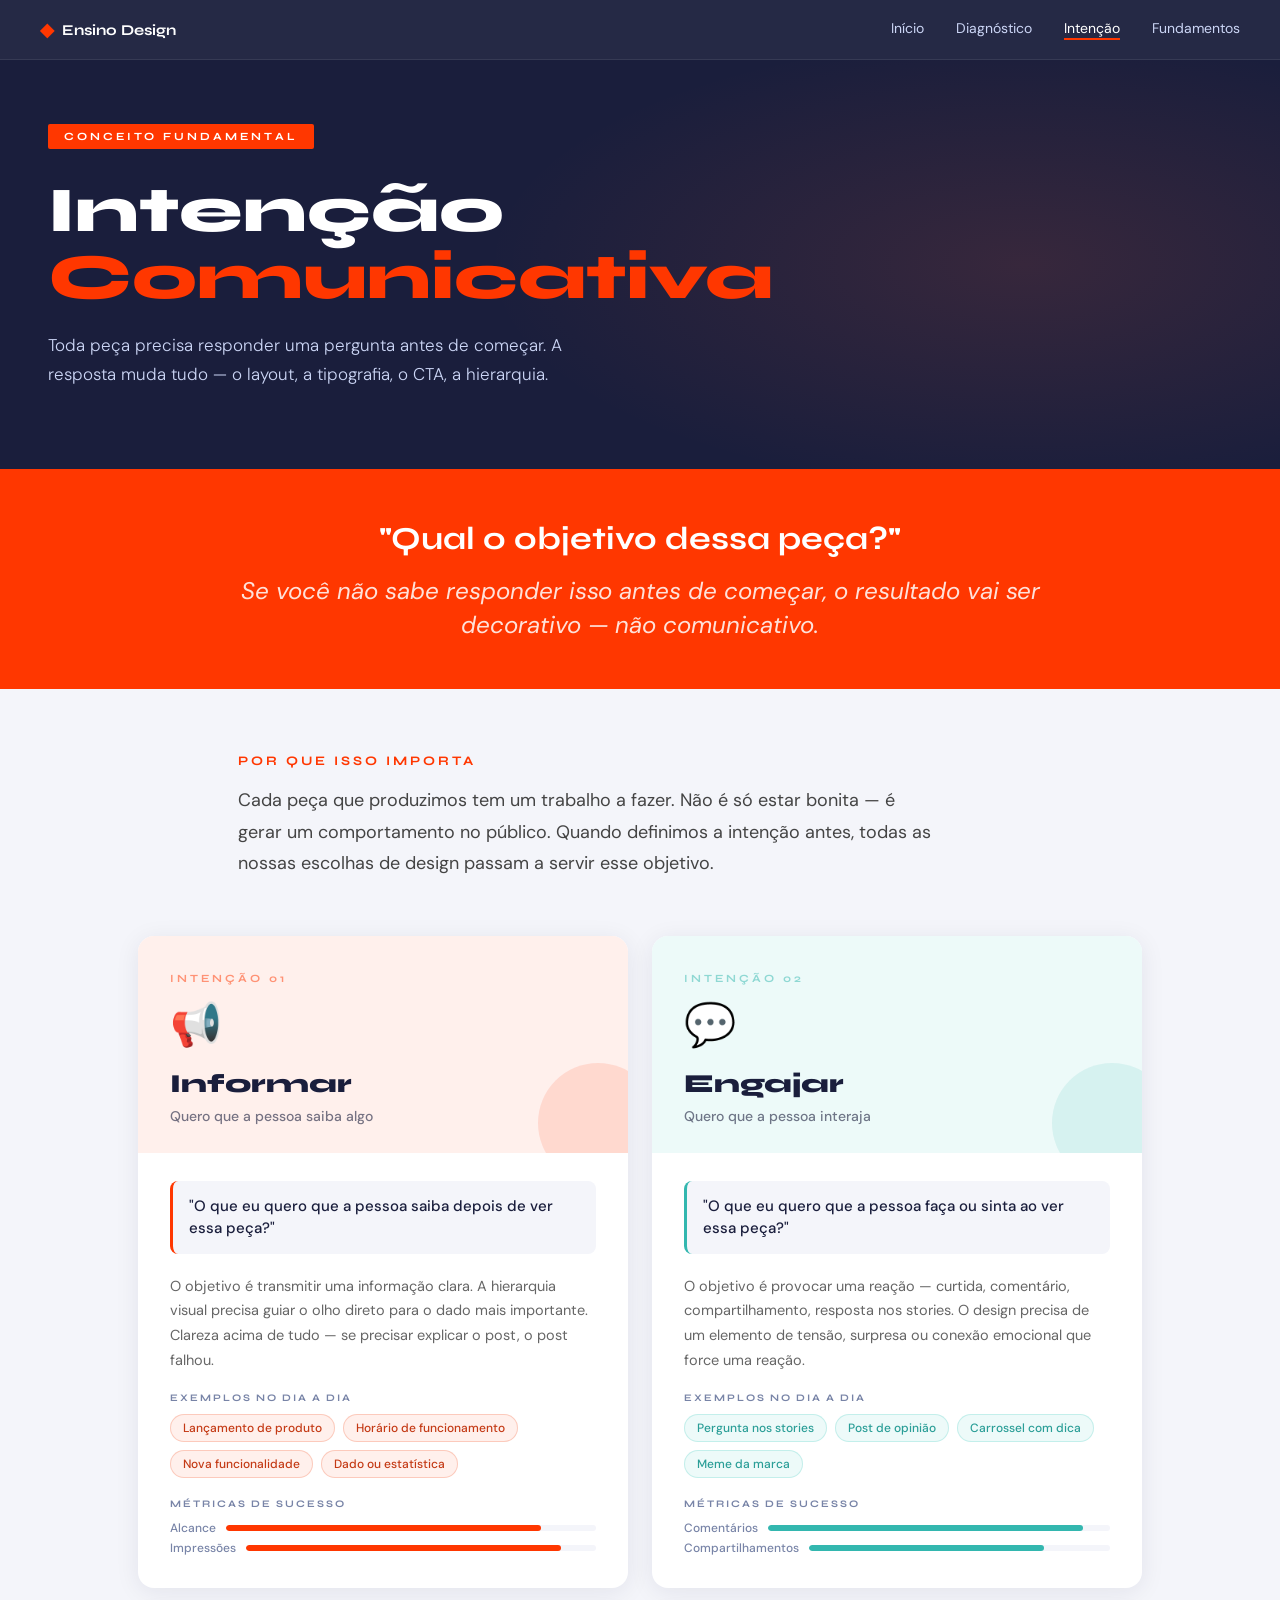
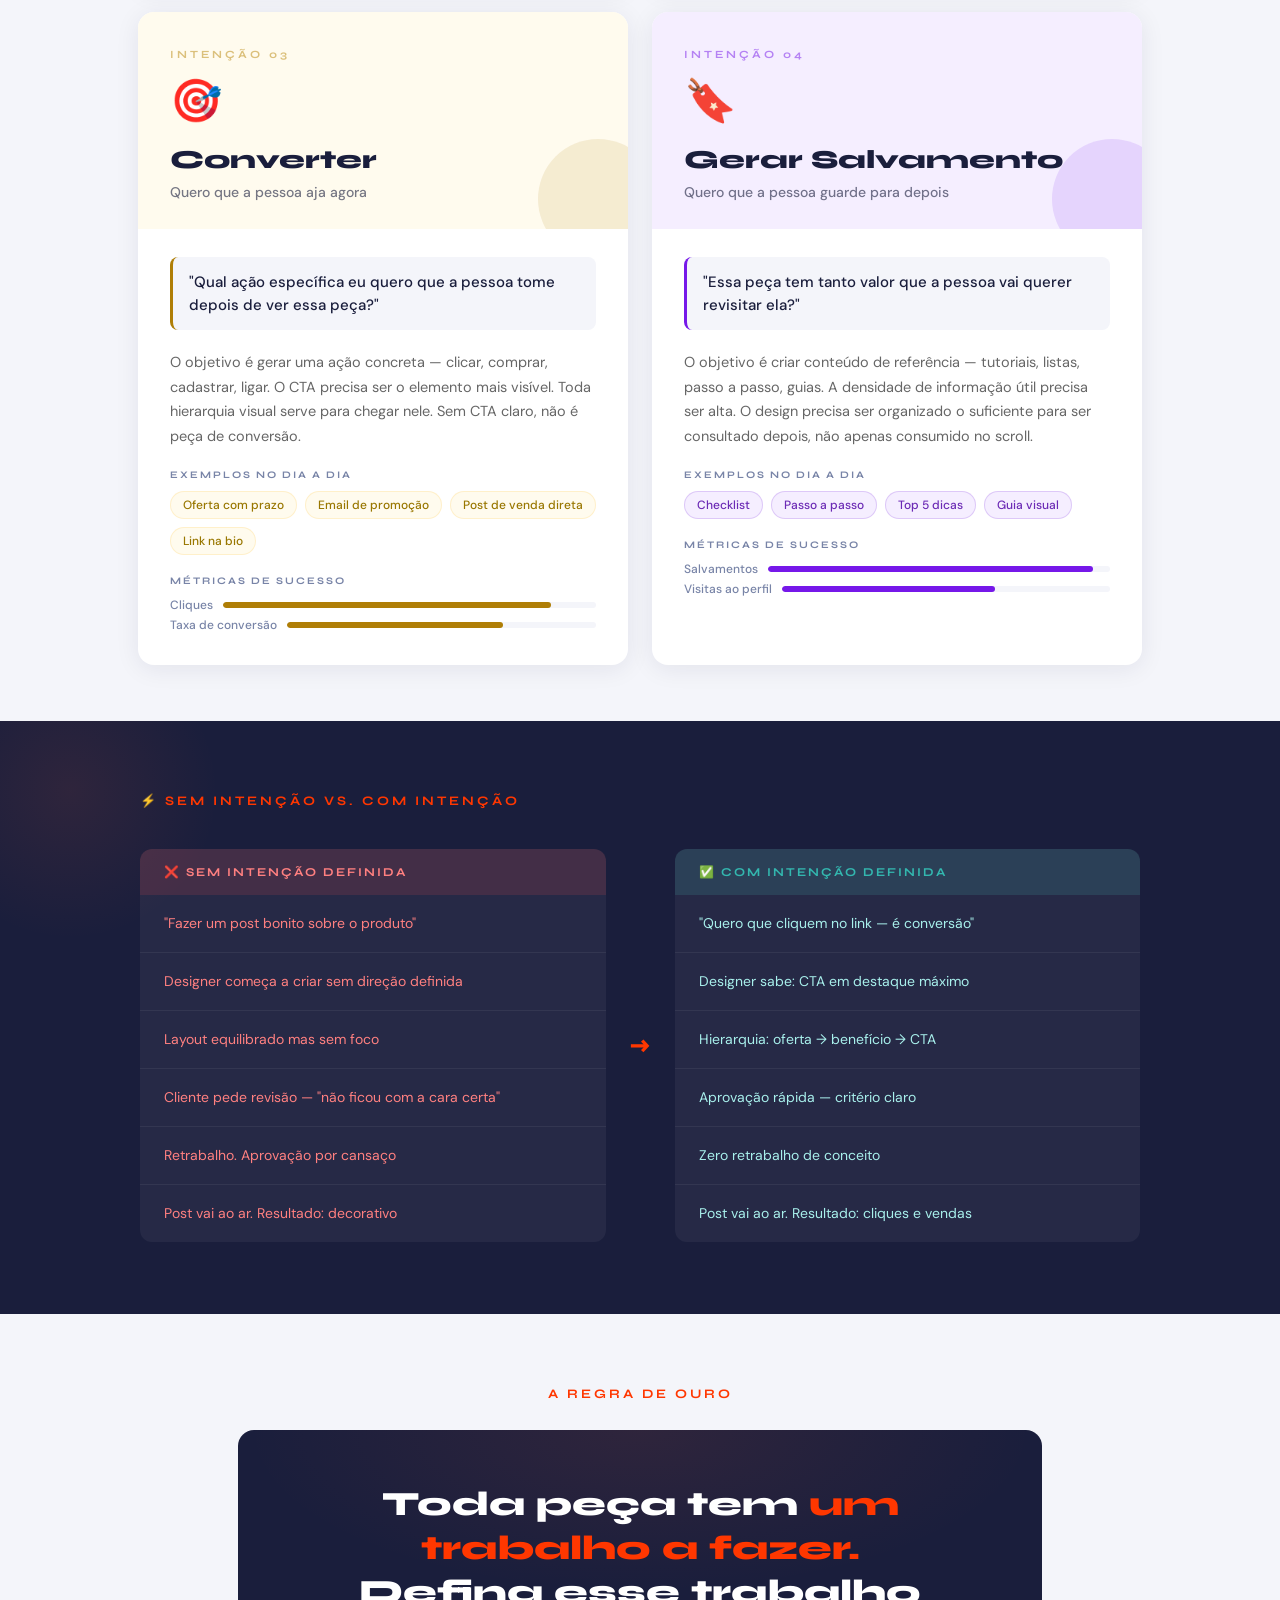
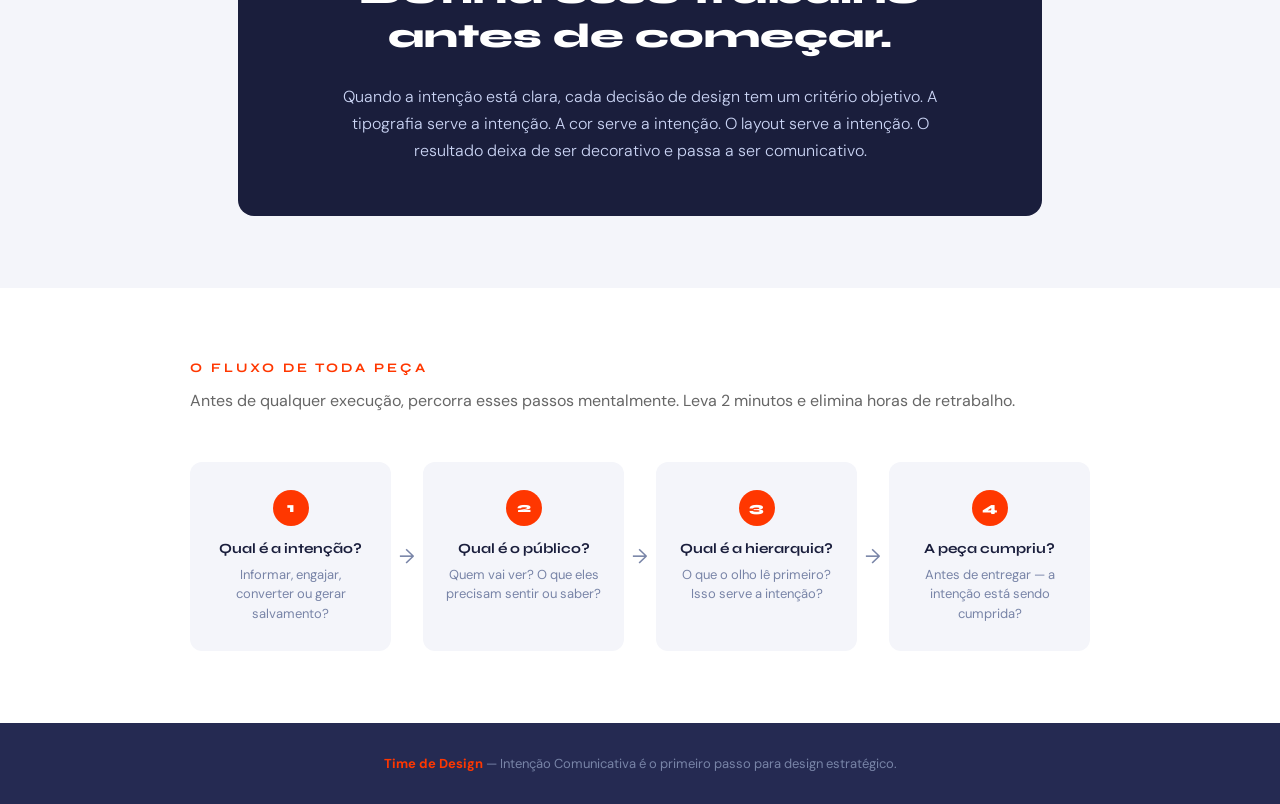
<file: modulos/intencao.html>
<!DOCTYPE html>
<html lang="pt-BR">

<head>
  <meta charset="UTF-8">
  <meta name="viewport" content="width=device-width, initial-scale=1.0">
  <title>Intenção Comunicativa no Design</title>
  <link rel="stylesheet" href="../assets/css/shared.css">
  <style>
    /* ── HERO ── */
    .hero {
      background: var(--navy);
      padding: 64px 48px 80px;
      position: relative;
      overflow: hidden;
    }

    .hero::before {
      content: '';
      position: absolute;
      inset: 0;
      background: radial-gradient(ellipse 60% 80% at 80% 50%, #F4623A22 0%, transparent 70%);
    }

    .hero-tag {
      display: inline-block;
      background: var(--coral);
      color: #fff;
      font-family: 'Syne', sans-serif;
      font-size: 11px;
      font-weight: 700;
      letter-spacing: 3px;
      text-transform: uppercase;
      padding: 6px 16px;
      border-radius: 2px;
      margin-bottom: 28px;
    }

    .hero h1 {
      font-family: 'Syne', sans-serif;
      font-size: clamp(38px, 5vw, 64px);
      font-weight: 800;
      color: var(--white);
      line-height: 1.05;
      max-width: 680px;
      margin-bottom: 20px;
      position: relative;
    }

    .hero h1 span {
      color: var(--coral);
    }

    .hero p {
      color: var(--light);
      font-size: 17px;
      font-weight: 300;
      max-width: 520px;
      line-height: 1.7;
      position: relative;
    }

    /* ── THE QUESTION ── */
    .question-section {
      background: var(--coral);
      padding: 48px;
      text-align: center;
    }

    .question-section p {
      font-family: 'Syne', sans-serif;
      font-size: clamp(20px, 3vw, 32px);
      font-weight: 700;
      color: #fff;
      max-width: 800px;
      margin: 0 auto;
      line-height: 1.4;
    }

    .question-section p em {
      display: block;
      font-style: italic;
      font-weight: 400;
      font-family: 'DM Sans', sans-serif;
      font-size: 0.75em;
      margin-top: 12px;
      opacity: 0.85;
    }

    /* ── INTRO TEXT ── */
    .intro {
      padding: 64px 48px 0;
      max-width: 900px;
      margin: 0 auto;
    }

    .intro h2 {
      font-family: 'Syne', sans-serif;
      font-size: 13px;
      font-weight: 700;
      letter-spacing: 3px;
      text-transform: uppercase;
      color: var(--coral);
      margin-bottom: 16px;
    }

    .intro p {
      font-size: 18px;
      line-height: 1.75;
      color: #444;
      max-width: 700px;
    }

    /* ── GRID CARDS ── */
    .cards-section {
      padding: 56px 48px;
      max-width: 1100px;
      margin: 0 auto;
    }

    .cards-grid {
      display: grid;
      grid-template-columns: repeat(2, 1fr);
      gap: 24px;
    }

    .card {
      background: var(--white);
      border-radius: 16px;
      overflow: hidden;
      box-shadow: 0 4px 24px rgba(26, 30, 60, 0.08);
      display: flex;
      flex-direction: column;
      transition: transform 0.3s ease, box-shadow 0.3s ease;
      cursor: default;
    }

    .card:hover {
      transform: translateY(-6px);
      box-shadow: 0 16px 40px rgba(26, 30, 60, 0.14);
    }

    .card-top {
      padding: 36px 32px 28px;
      position: relative;
      overflow: hidden;
    }

    .card-top::after {
      content: '';
      position: absolute;
      bottom: -30px;
      right: -30px;
      width: 120px;
      height: 120px;
      border-radius: 50%;
      opacity: 0.12;
      background: currentColor;
    }

    .card-1 .card-top {
      background: #FFF0EC;
    }

    .card-2 .card-top {
      background: #EDFAF9;
    }

    .card-3 .card-top {
      background: #FFFBEE;
    }

    .card-4 .card-top {
      background: #F5EEFF;
    }

    .card-1 .card-top::after {
      color: var(--coral);
    }

    .card-2 .card-top::after {
      color: var(--teal);
    }

    .card-3 .card-top::after {
      color: var(--yellow);
    }

    .card-4 .card-top::after {
      color: var(--violet);
    }

    .card-number {
      font-family: 'Syne', sans-serif;
      font-size: 11px;
      font-weight: 700;
      letter-spacing: 3px;
      text-transform: uppercase;
      margin-bottom: 12px;
      opacity: 0.5;
    }

    .card-1 .card-number {
      color: var(--coral);
    }

    .card-2 .card-number {
      color: var(--teal);
    }

    .card-3 .card-number {
      color: #B8860B;
    }

    .card-4 .card-number {
      color: var(--violet);
    }

    .card-emoji {
      font-size: 42px;
      margin-bottom: 16px;
      display: block;
    }

    .card-title {
      font-family: 'Syne', sans-serif;
      font-size: 26px;
      font-weight: 800;
      color: var(--navy);
      margin-bottom: 8px;
    }

    .card-subtitle {
      font-size: 14px;
      font-weight: 500;
      opacity: 0.6;
      color: var(--navy);
    }

    .card-body {
      padding: 28px 32px 32px;
      flex: 1;
      display: flex;
      flex-direction: column;
      gap: 20px;
    }

    .card-question {
      font-size: 15px;
      font-weight: 500;
      color: var(--navy);
      line-height: 1.5;
      padding: 14px 16px;
      border-radius: 8px;
      background: var(--bg);
      border-left: 3px solid;
    }

    .card-1 .card-question {
      border-color: var(--coral);
    }

    .card-2 .card-question {
      border-color: var(--teal);
    }

    .card-3 .card-question {
      border-color: var(--yellow);
    }

    .card-4 .card-question {
      border-color: var(--violet);
    }

    .card-desc {
      font-size: 14.5px;
      line-height: 1.7;
      color: #666;
    }

    .examples-label {
      font-family: 'Syne', sans-serif;
      font-size: 10px;
      font-weight: 700;
      letter-spacing: 2px;
      text-transform: uppercase;
      color: var(--slate);
      margin-bottom: 10px;
    }

    .examples {
      display: flex;
      flex-wrap: wrap;
      gap: 8px;
    }

    .tag {
      font-size: 12px;
      font-weight: 500;
      padding: 5px 12px;
      border-radius: 100px;
      border: 1.5px solid;
    }

    .card-1 .tag {
      border-color: #F4623A44;
      color: #C43A15;
      background: #FFF0EC;
    }

    .card-2 .tag {
      border-color: #4ECDC444;
      color: #2A9E97;
      background: #EDFAF9;
    }

    .card-3 .tag {
      border-color: #FFD16644;
      color: #997700;
      background: #FFFBEE;
    }

    .card-4 .tag {
      border-color: #9B5DE544;
      color: #6B2AB5;
      background: #F5EEFF;
    }

    .metric-row {
      display: flex;
      align-items: center;
      gap: 10px;
      margin-top: 4px;
    }

    .metric-label {
      font-size: 12px;
      color: var(--slate);
      font-weight: 500;
    }

    .metric-bar {
      flex: 1;
      height: 6px;
      background: var(--bg);
      border-radius: 99px;
      overflow: hidden;
    }

    .metric-fill {
      height: 100%;
      border-radius: 99px;
      transition: width 1s ease;
    }

    .card-1 .metric-fill {
      background: var(--coral);
    }

    .card-2 .metric-fill {
      background: var(--teal);
    }

    .card-3 .metric-fill {
      background: var(--yellow);
    }

    .card-4 .metric-fill {
      background: var(--violet);
    }

    /* ── WRONG VS RIGHT ── */
    .compare-section {
      background: var(--navy);
      padding: 72px 48px;
      position: relative;
      overflow: hidden;
    }

    .compare-section::before {
      content: '';
      position: absolute;
      top: -80px;
      left: -80px;
      width: 300px;
      height: 300px;
      border-radius: 50%;
      background: radial-gradient(circle, #F4623A18, transparent 70%);
    }

    .compare-inner {
      max-width: 1000px;
      margin: 0 auto;
    }

    .compare-inner>h2 {
      font-family: 'Syne', sans-serif;
      font-size: 13px;
      font-weight: 700;
      letter-spacing: 3px;
      text-transform: uppercase;
      color: var(--coral);
      margin-bottom: 40px;
    }

    .compare-grid {
      display: grid;
      grid-template-columns: 1fr auto 1fr;
      gap: 24px;
      align-items: center;
    }

    .compare-col {
      background: rgba(255, 255, 255, 0.05);
      border-radius: 12px;
      overflow: hidden;
    }

    .compare-col-header {
      padding: 16px 24px;
      font-family: 'Syne', sans-serif;
      font-size: 12px;
      font-weight: 700;
      letter-spacing: 2px;
      text-transform: uppercase;
    }

    .compare-col.bad .compare-col-header {
      background: #FF4D4D22;
      color: #FF8080;
    }

    .compare-col.good .compare-col-header {
      background: #4ECDC422;
      color: var(--teal);
    }

    .compare-item {
      padding: 18px 24px;
      border-bottom: 1px solid rgba(255, 255, 255, 0.06);
      font-size: 14px;
      line-height: 1.5;
    }

    .compare-item:last-child {
      border-bottom: none;
    }

    .compare-col.bad .compare-item {
      color: #ff8080;
    }

    .compare-col.good .compare-item {
      color: #a8f0ec;
    }

    .compare-vs {
      font-family: 'Syne', sans-serif;
      font-size: 22px;
      font-weight: 800;
      color: var(--coral);
      text-align: center;
    }

    /* ── THE RULE ── */
    .rule-section {
      padding: 72px 48px;
      max-width: 900px;
      margin: 0 auto;
      text-align: center;
    }

    .rule-section h2 {
      font-family: 'Syne', sans-serif;
      font-size: 13px;
      font-weight: 700;
      letter-spacing: 3px;
      text-transform: uppercase;
      color: var(--coral);
      margin-bottom: 28px;
    }

    .rule-box {
      background: var(--navy);
      border-radius: 16px;
      padding: 52px 48px;
      position: relative;
      overflow: hidden;
    }

    .rule-box::before {
      content: '';
      position: absolute;
      inset: 0;
      background: radial-gradient(ellipse 70% 60% at 50% 0%, #F4623A18, transparent 70%);
    }

    .rule-box blockquote {
      font-family: 'Syne', sans-serif;
      font-size: clamp(22px, 3vw, 34px);
      font-weight: 800;
      color: var(--white);
      line-height: 1.3;
      position: relative;
      margin-bottom: 24px;
    }

    .rule-box blockquote span {
      color: var(--coral);
    }

    .rule-box p {
      color: var(--light);
      font-size: 16px;
      line-height: 1.7;
      font-weight: 300;
      position: relative;
      max-width: 600px;
      margin: 0 auto;
    }

    /* ── FLOW DIAGRAM ── */
    .flow-section {
      padding: 72px 48px;
      background: var(--white);
    }

    .flow-inner {
      max-width: 900px;
      margin: 0 auto;
    }

    .flow-inner>h2 {
      font-family: 'Syne', sans-serif;
      font-size: 13px;
      font-weight: 700;
      letter-spacing: 3px;
      text-transform: uppercase;
      color: var(--coral);
      margin-bottom: 12px;
    }

    .flow-inner>p {
      font-size: 16px;
      color: #666;
      margin-bottom: 48px;
      line-height: 1.6;
    }

    .flow {
      display: flex;
      align-items: stretch;
      gap: 0;
      flex-wrap: nowrap;
    }

    .flow-step {
      flex: 1;
      background: var(--bg);
      border-radius: 12px;
      padding: 28px 20px;
      text-align: center;
      position: relative;
      min-width: 0;
    }

    .flow-step+.flow-arrow {
      display: flex;
      align-items: center;
      padding: 0 8px;
      color: var(--slate);
      font-size: 20px;
      flex-shrink: 0;
    }

    .flow-step-num {
      width: 36px;
      height: 36px;
      background: var(--coral);
      color: #fff;
      border-radius: 50%;
      display: flex;
      align-items: center;
      justify-content: center;
      font-family: 'Syne', sans-serif;
      font-weight: 800;
      font-size: 14px;
      margin: 0 auto 14px;
    }

    .flow-step h3 {
      font-family: 'Syne', sans-serif;
      font-size: 14px;
      font-weight: 700;
      color: var(--navy);
      margin-bottom: 8px;
    }

    .flow-step p {
      font-size: 13px;
      color: var(--slate);
      line-height: 1.5;
    }

    /* ── FOOTER ── */
    footer {
      background: var(--navy2);
      padding: 32px 48px;
      text-align: center;
      color: var(--slate);
      font-size: 13px;
    }

    footer strong {
      color: var(--coral);
    }


    @media (max-width: 720px) {
      .cards-grid {
        grid-template-columns: 1fr;
      }

      .compare-grid {
        grid-template-columns: 1fr;
      }

      .compare-vs {
        display: none;
      }

      .flow {
        flex-direction: column;
      }

      .flow-arrow {
        display: none !important;
      }

      .hero,
      .question-section,
      .intro,
      .cards-section,
      .compare-section,
      .rule-section,
      .flow-section {
        padding: 40px 24px;
      }
    }

  </style>
</head>

<body>

  <header class="site-header">
    <a href="../index.html" class="site-header-logo">
      <span class="site-header-logo-mark">◆</span>
      Ensino Design
    </a>
    <nav class="site-header-nav" aria-label="Navegação principal">
      <a href="../index.html">Início</a>
      <a href="diagnostico.html">Diagnóstico</a>
      <a href="intencao.html" class="active">Intenção</a>
      <a href="fundamentos.html">Fundamentos</a>
    </nav>
    <button class="nav-hamburger" id="nav-hamburger" aria-label="Menu" aria-expanded="false">≡</button>
  </header>
  <nav class="nav-mobile" id="nav-mobile" aria-label="Navegação mobile">
    <a href="../index.html">Início</a>
    <a href="fundamentos.html">Fundamentos</a>
    <a href="diagnostico.html">Diagnóstico</a>
    <a href="intencao.html" class="active">Intenção</a>
  </nav>

  <!-- HERO -->
  <section class="hero">
    <div class="hero-tag">Conceito Fundamental</div>
    <h1>Intenção<br><span>Comunicativa</span></h1>
    <p>Toda peça precisa responder uma pergunta antes de começar. A resposta muda tudo — o layout, a tipografia, o CTA,
      a hierarquia.</p>
  </section>

  <!-- THE QUESTION -->
  <div class="question-section">
    <p>
      "Qual o objetivo dessa peça?"
      <em>Se você não sabe responder isso antes de começar, o resultado vai ser decorativo — não comunicativo.</em>
    </p>
  </div>

  <!-- INTRO -->
  <div class="intro fade-in">
    <h2>Por que isso importa</h2>
    <p>Cada peça que produzimos tem um trabalho a fazer. Não é só estar bonita — é gerar um comportamento no público.
      Quando definimos a intenção antes, todas as nossas escolhas de design passam a servir esse objetivo.</p>
  </div>

  <!-- CARDS -->
  <section class="cards-section">
    <div class="cards-grid">

      <!-- INFORMAR -->
      <div class="card card-1 fade-in">
        <div class="card-top">
          <div class="card-number">Intenção 01</div>
          <span class="card-emoji">📢</span>
          <div class="card-title">Informar</div>
          <div class="card-subtitle">Quero que a pessoa saiba algo</div>
        </div>
        <div class="card-body">
          <div class="card-question">
            "O que eu quero que a pessoa saiba depois de ver essa peça?"
          </div>
          <div class="card-desc">
            O objetivo é transmitir uma informação clara. A hierarquia visual precisa guiar o olho direto para o dado
            mais importante. Clareza acima de tudo — se precisar explicar o post, o post falhou.
          </div>
          <div>
            <div class="examples-label">Exemplos no dia a dia</div>
            <div class="examples">
              <span class="tag">Lançamento de produto</span>
              <span class="tag">Horário de funcionamento</span>
              <span class="tag">Nova funcionalidade</span>
              <span class="tag">Dado ou estatística</span>
            </div>
          </div>
          <div>
            <div class="examples-label">Métricas de sucesso</div>
            <div class="metric-row">
              <span class="metric-label">Alcance</span>
              <div class="metric-bar">
                <div class="metric-fill" style="width:85%"></div>
              </div>
            </div>
            <div class="metric-row">
              <span class="metric-label">Impressões</span>
              <div class="metric-bar">
                <div class="metric-fill" style="width:90%"></div>
              </div>
            </div>
          </div>
        </div>
      </div>

      <!-- ENGAJAR -->
      <div class="card card-2 fade-in">
        <div class="card-top">
          <div class="card-number">Intenção 02</div>
          <span class="card-emoji">💬</span>
          <div class="card-title">Engajar</div>
          <div class="card-subtitle">Quero que a pessoa interaja</div>
        </div>
        <div class="card-body">
          <div class="card-question">
            "O que eu quero que a pessoa faça ou sinta ao ver essa peça?"
          </div>
          <div class="card-desc">
            O objetivo é provocar uma reação — curtida, comentário, compartilhamento, resposta nos stories. O design
            precisa de um elemento de tensão, surpresa ou conexão emocional que force uma reação.
          </div>
          <div>
            <div class="examples-label">Exemplos no dia a dia</div>
            <div class="examples">
              <span class="tag">Pergunta nos stories</span>
              <span class="tag">Post de opinião</span>
              <span class="tag">Carrossel com dica</span>
              <span class="tag">Meme da marca</span>
            </div>
          </div>
          <div>
            <div class="examples-label">Métricas de sucesso</div>
            <div class="metric-row">
              <span class="metric-label">Comentários</span>
              <div class="metric-bar">
                <div class="metric-fill" style="width:92%"></div>
              </div>
            </div>
            <div class="metric-row">
              <span class="metric-label">Compartilhamentos</span>
              <div class="metric-bar">
                <div class="metric-fill" style="width:78%"></div>
              </div>
            </div>
          </div>
        </div>
      </div>

      <!-- CONVERTER -->
      <div class="card card-3 fade-in">
        <div class="card-top">
          <div class="card-number">Intenção 03</div>
          <span class="card-emoji">🎯</span>
          <div class="card-title">Converter</div>
          <div class="card-subtitle">Quero que a pessoa aja agora</div>
        </div>
        <div class="card-body">
          <div class="card-question">
            "Qual ação específica eu quero que a pessoa tome depois de ver essa peça?"
          </div>
          <div class="card-desc">
            O objetivo é gerar uma ação concreta — clicar, comprar, cadastrar, ligar. O CTA precisa ser o elemento mais
            visível. Toda hierarquia visual serve para chegar nele. Sem CTA claro, não é peça de conversão.
          </div>
          <div>
            <div class="examples-label">Exemplos no dia a dia</div>
            <div class="examples">
              <span class="tag">Oferta com prazo</span>
              <span class="tag">Email de promoção</span>
              <span class="tag">Post de venda direta</span>
              <span class="tag">Link na bio</span>
            </div>
          </div>
          <div>
            <div class="examples-label">Métricas de sucesso</div>
            <div class="metric-row">
              <span class="metric-label">Cliques</span>
              <div class="metric-bar">
                <div class="metric-fill" style="width:88%"></div>
              </div>
            </div>
            <div class="metric-row">
              <span class="metric-label">Taxa de conversão</span>
              <div class="metric-bar">
                <div class="metric-fill" style="width:70%"></div>
              </div>
            </div>
          </div>
        </div>
      </div>

      <!-- SALVAR -->
      <div class="card card-4 fade-in">
        <div class="card-top">
          <div class="card-number">Intenção 04</div>
          <span class="card-emoji">🔖</span>
          <div class="card-title">Gerar Salvamento</div>
          <div class="card-subtitle">Quero que a pessoa guarde para depois</div>
        </div>
        <div class="card-body">
          <div class="card-question">
            "Essa peça tem tanto valor que a pessoa vai querer revisitar ela?"
          </div>
          <div class="card-desc">
            O objetivo é criar conteúdo de referência — tutoriais, listas, passo a passo, guias. A densidade de
            informação útil precisa ser alta. O design precisa ser organizado o suficiente para ser consultado depois,
            não apenas consumido no scroll.
          </div>
          <div>
            <div class="examples-label">Exemplos no dia a dia</div>
            <div class="examples">
              <span class="tag">Checklist</span>
              <span class="tag">Passo a passo</span>
              <span class="tag">Top 5 dicas</span>
              <span class="tag">Guia visual</span>
            </div>
          </div>
          <div>
            <div class="examples-label">Métricas de sucesso</div>
            <div class="metric-row">
              <span class="metric-label">Salvamentos</span>
              <div class="metric-bar">
                <div class="metric-fill" style="width:95%"></div>
              </div>
            </div>
            <div class="metric-row">
              <span class="metric-label">Visitas ao perfil</span>
              <div class="metric-bar">
                <div class="metric-fill" style="width:65%"></div>
              </div>
            </div>
          </div>
        </div>
      </div>

    </div>
  </section>

  <!-- COMPARE WRONG VS RIGHT -->
  <section class="compare-section">
    <div class="compare-inner">
      <h2>⚡ Sem intenção vs. Com intenção</h2>
      <div class="compare-grid fade-in">
        <div class="compare-col bad">
          <div class="compare-col-header">❌ Sem intenção definida</div>
          <div class="compare-item">"Fazer um post bonito sobre o produto"</div>
          <div class="compare-item">Designer começa a criar sem direção definida</div>
          <div class="compare-item">Layout equilibrado mas sem foco</div>
          <div class="compare-item">Cliente pede revisão — "não ficou com a cara certa"</div>
          <div class="compare-item">Retrabalho. Aprovação por cansaço</div>
          <div class="compare-item">Post vai ao ar. Resultado: decorativo</div>
        </div>
        <div class="compare-vs">→</div>
        <div class="compare-col good">
          <div class="compare-col-header">✅ Com intenção definida</div>
          <div class="compare-item">"Quero que cliquem no link — é conversão"</div>
          <div class="compare-item">Designer sabe: CTA em destaque máximo</div>
          <div class="compare-item">Hierarquia: oferta → benefício → CTA</div>
          <div class="compare-item">Aprovação rápida — critério claro</div>
          <div class="compare-item">Zero retrabalho de conceito</div>
          <div class="compare-item">Post vai ao ar. Resultado: cliques e vendas</div>
        </div>
      </div>
    </div>
  </section>

  <!-- THE RULE -->
  <section class="rule-section fade-in">
    <h2>A Regra de Ouro</h2>
    <div class="rule-box">
      <blockquote>
        Toda peça tem <span>um trabalho a fazer.</span><br>
        Defina esse trabalho antes de começar.
      </blockquote>
      <p>Quando a intenção está clara, cada decisão de design tem um critério objetivo. A tipografia serve a intenção. A
        cor serve a intenção. O layout serve a intenção. O resultado deixa de ser decorativo e passa a ser comunicativo.
      </p>
    </div>
  </section>

  <!-- FLOW DIAGRAM -->
  <section class="flow-section fade-in">
    <div class="flow-inner">
      <h2>O fluxo de toda peça</h2>
      <p>Antes de qualquer execução, percorra esses passos mentalmente. Leva 2 minutos e elimina horas de retrabalho.
      </p>
      <div class="flow">
        <div class="flow-step">
          <div class="flow-step-num">1</div>
          <h3>Qual é a intenção?</h3>
          <p>Informar, engajar, converter ou gerar salvamento?</p>
        </div>
        <div class="flow-arrow">→</div>
        <div class="flow-step">
          <div class="flow-step-num">2</div>
          <h3>Qual é o público?</h3>
          <p>Quem vai ver? O que eles precisam sentir ou saber?</p>
        </div>
        <div class="flow-arrow">→</div>
        <div class="flow-step">
          <div class="flow-step-num">3</div>
          <h3>Qual é a hierarquia?</h3>
          <p>O que o olho lê primeiro? Isso serve a intenção?</p>
        </div>
        <div class="flow-arrow">→</div>
        <div class="flow-step">
          <div class="flow-step-num">4</div>
          <h3>A peça cumpriu?</h3>
          <p>Antes de entregar — a intenção está sendo cumprida?</p>
        </div>
      </div>
    </div>
  </section>

  <!-- FOOTER -->
  <footer>
    <strong>Time de Design</strong> — Intenção Comunicativa é o primeiro passo para design estratégico.
  </footer>

  <script>
    const observer = new IntersectionObserver((entries) => {
      entries.forEach((entry, i) => {
        if (entry.isIntersecting) {
          setTimeout(() => {
            entry.target.classList.add('visible');
          }, 100);
          observer.unobserve(entry.target);
        }
      });
    }, { threshold: 0.12 });

    document.querySelectorAll('.fade-in').forEach(el => observer.observe(el));

    // Stagger card animations
    document.querySelectorAll('.card.fade-in').forEach((card, i) => {
      const orig = card.style.transitionDelay || '0s';
      card.style.transitionDelay = (i * 0.12) + 's';
    });

    const hamburger = document.getElementById('nav-hamburger');
    const mobileMenu = document.getElementById('nav-mobile');
    hamburger.addEventListener('click', () => {
      const isOpen = mobileMenu.classList.toggle('open');
      hamburger.setAttribute('aria-expanded', isOpen);
      hamburger.textContent = isOpen ? '✕' : '≡';
    });
  </script>
</body>

</html>
</file>
<file: assets/css/shared.css>
@import url('https://fonts.googleapis.com/css2?family=Syne:wght@400;600;700;800&family=DM+Sans:ital,wght@0,300;0,400;0,500;1,300&display=swap');

/* ── DESIGN TOKENS ── */
:root {
  --navy:   #1A1E3C;
  --navy2:  #252A52;
  --navy3:  #2E3460;
  --coral:  #ff3700;
  --teal:   #33b7af;
  --yellow: #af7e06;
  --violet: #7618e9;
  --green:  #06D6A0;
  --white:  #FFFFFF;
  --light:  #CCD6F6;
  --slate:  #7884a7;
  --bg:     #F4F5FA;
  --border: #E0E4F0;
}

/* ── RESET ── */
*, *::before, *::after {
  box-sizing: border-box;
  margin: 0;
  padding: 0;
}

html { scroll-behavior: smooth; }

body {
  font-family: 'DM Sans', sans-serif;
  background: var(--bg);
  color: var(--navy);
  overflow-x: hidden;
  padding-top: 60px;
}

/* ── UTILITIES ── */
.section-tag {
  display: inline-block;
  font-family: 'Syne', sans-serif;
  font-size: 11px;
  font-weight: 700;
  letter-spacing: 3px;
  text-transform: uppercase;
  color: var(--coral);
  margin-bottom: 16px;
}

.fade-in {
  opacity: 0;
  transform: translateY(28px);
  transition: opacity 0.65s ease, transform 0.65s ease;
}

.fade-in.visible {
  opacity: 1;
  transform: translateY(0);
}

/* ── NAVIGATION HEADER ── */
.site-header {
  position: fixed;
  top: 0; left: 0; right: 0;
  height: 60px;
  background: rgba(26, 30, 60, 0.95);
  backdrop-filter: blur(8px);
  -webkit-backdrop-filter: blur(8px);
  border-bottom: 1px solid rgba(255,255,255,0.08);
  display: flex;
  align-items: center;
  justify-content: space-between;
  padding: 0 40px;
  z-index: 200;
}

.site-header-logo {
  font-family: 'Syne', sans-serif;
  font-weight: 700;
  font-size: 15px;
  color: var(--white);
  text-decoration: none;
  display: flex;
  align-items: center;
  gap: 8px;
}

.site-header-logo-mark {
  color: var(--coral);
  font-size: 18px;
}

.site-header-nav {
  display: flex;
  align-items: center;
  gap: 32px;
}

.site-header-nav a {
  font-family: 'DM Sans', sans-serif;
  font-size: 14px;
  color: var(--light);
  text-decoration: none;
  position: relative;
  padding-bottom: 3px;
  transition: color 0.2s;
}

.site-header-nav a::after {
  content: '';
  position: absolute;
  bottom: 0; left: 0; right: 0;
  height: 2px;
  background: var(--coral);
  transform: scaleX(0);
  transition: transform 0.2s;
}

.site-header-nav a:hover,
.site-header-nav a.active { color: var(--white); }

.site-header-nav a:hover::after,
.site-header-nav a.active::after { transform: scaleX(1); }

.nav-hamburger {
  display: none;
  background: none;
  border: none;
  color: var(--white);
  font-size: 22px;
  cursor: pointer;
  padding: 4px 8px;
  line-height: 1;
}

.nav-mobile {
  display: none;
  position: fixed;
  top: 60px; left: 0; right: 0;
  background: var(--navy2);
  flex-direction: column;
  padding: 8px 0;
  z-index: 199;
  border-bottom: 2px solid var(--coral);
}

.nav-mobile.open { display: flex; }

.nav-mobile a {
  font-family: 'DM Sans', sans-serif;
  font-size: 16px;
  color: var(--light);
  text-decoration: none;
  padding: 14px 40px;
  transition: background 0.15s, color 0.15s;
}

.nav-mobile a:hover,
.nav-mobile a.active {
  background: rgba(255, 55, 0, 0.1);
  color: var(--white);
}

@media (max-width: 768px) {
  .site-header { padding: 0 24px; }
  .site-header-nav { display: none; }
  .nav-hamburger { display: block; }
}
</file>
